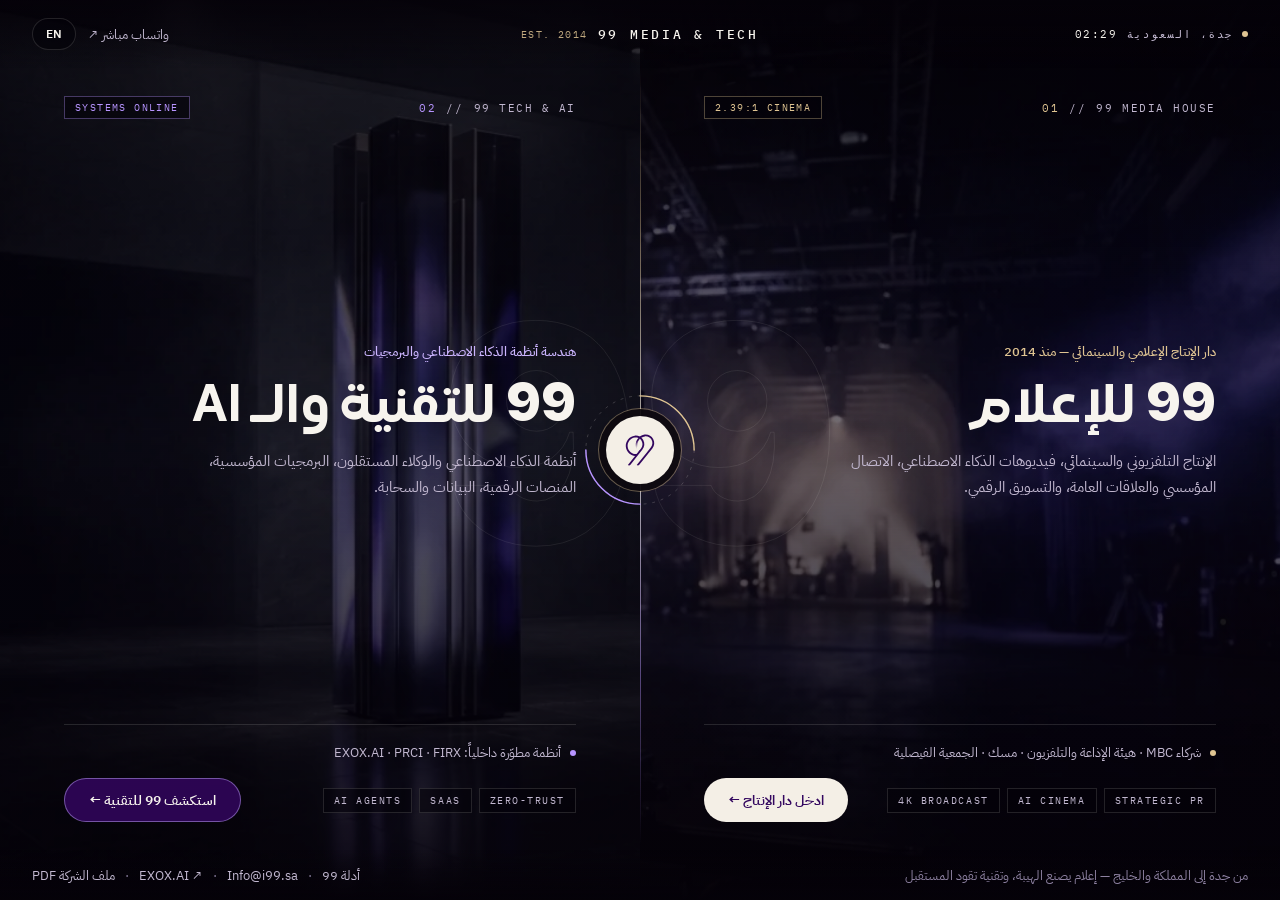
<file: index.html>
<!DOCTYPE html>
<html lang="ar" dir="rtl">

<head>
    <meta charset="UTF-8">
    <meta name="viewport" content="width=device-width, initial-scale=1.0, maximum-scale=5.0">
    <title>99 للإعلام والتقنية والذكاء الاصطناعي — جدة | i99.sa</title>
    <meta name="description"
        content="مؤسسة 99 في جدة منذ 2014: إنتاج إعلامي وسينمائي وفيديوهات الذكاء الاصطناعي، وهندسة وكلاء AI ومنصات SaaS (EXOX وPRCI وFIRX).">
    <meta name="keywords"
        content="99 للإعلام والتقنية, مؤسسة تسعة وتسعون جدة, إنتاج إعلامي وسينمائي السعودية, فيديوهات الذكاء الاصطناعي, هندسة الذكاء الاصطناعي جدة, EXOX, 99 Media, 99 Tech, i99.sa">
    <meta name="author" content="مؤسسة تسعة وتسعون — 99 Media &amp; Tech">
    <meta name="robots" content="index, follow, max-image-preview:large, max-snippet:-1, max-video-preview:-1">
    <meta name="googlebot" content="index, follow, max-image-preview:large, max-snippet:-1, max-video-preview:-1">
    <meta name="theme-color" content="#33075F">
    <meta name="geo.region" content="SA-02">
    <meta name="geo.placename" content="Jeddah, Saudi Arabia">
    <meta name="geo.position" content="21.5433;39.1728">
    <meta name="ICBM" content="21.5433, 39.1728">

    <!-- Canonical, Hreflang & AI Discovery (GEO) -->
    <link rel="canonical" href="https://www.i99.sa/">
    <link rel="alternate" hreflang="ar-SA" href="https://www.i99.sa/">
    <link rel="alternate" hreflang="en" href="https://www.i99.sa/">
    <link rel="alternate" hreflang="x-default" href="https://www.i99.sa/">
    <link rel="alternate" type="text/plain" title="99 Media &amp; Tech — LLMs Knowledge Summary" href="https://www.i99.sa/llms.txt">
    <link rel="alternate" type="text/plain" title="99 Media &amp; Tech — Full AI Knowledge Base" href="https://www.i99.sa/llms-full.txt">
    <link rel="manifest" href="site.webmanifest">

    <!-- Official #33075F Pearl Medallion Icons -->
    <link rel="icon" type="image/svg+xml" href="img/tech-favicon.svg?v=2026">
    <link rel="icon" type="image/png" sizes="48x48" href="img/tech-favicon-48.png?v=2026">
    <link rel="icon" type="image/png" sizes="192x192" href="img/tech-icon-192.png?v=2026">
    <link rel="shortcut icon" type="image/x-icon" href="favicon.ico?v=2026">
    <link rel="apple-touch-icon" sizes="180x180" href="apple-touch-icon.png?v=2026">

    <!-- Open Graph -->
    <meta property="og:type" content="website">
    <meta property="og:url" content="https://www.i99.sa/">
    <meta property="og:title" content="99 Media &amp; Tech | الإعلام والسينما × التقنية والذكاء الاصطناعي — جدة">
    <meta property="og:description"
        content="مؤسسة تسعة وتسعون منذ 2014 في جدة: دار إنتاج إعلامي وسينمائي وفيديوهات AI، وهندسة أنظمة الذكاء الاصطناعي والبرمجيات المؤسسية.">
    <meta property="og:image" content="https://www.i99.sa/img/og-home.png">
    <meta property="og:image:secure_url" content="https://www.i99.sa/img/og-home.png">
    <meta property="og:image:type" content="image/png">
    <meta property="og:image:width" content="1200">
    <meta property="og:image:height" content="630">
    <meta property="og:image:alt" content="99 Media &amp; Tech — Jeddah, Saudi Arabia">
    <meta property="og:locale" content="ar_SA">
    <meta property="og:locale:alternate" content="en_US">
    <meta property="og:site_name" content="99 Media &amp; Tech | i99.sa">

    <!-- Twitter / X -->
    <meta name="twitter:card" content="summary_large_image">
    <meta name="twitter:title" content="99 Media &amp; Tech | الإعلام × التقنية والذكاء الاصطناعي">
    <meta name="twitter:description"
        content="مؤسسة تسعة وتسعون منذ 2014 في جدة: الإنتاج التلفزيوني والسينمائي وفيديوهات AI، وهندسة أنظمة الذكاء الاصطناعي والبرمجيات.">
    <meta name="twitter:image" content="https://www.i99.sa/img/og-home.png">
    <meta name="twitter:image:alt" content="99 Media &amp; Tech — Jeddah, Saudi Arabia">

    <!-- JSON-LD @graph Structured Data (SEO + GEO + AEO) -->
    <script type="application/ld+json">
    {
      "@context": "https://schema.org",
      "@graph": [
        {
          "@type": ["Organization", "LocalBusiness"],
          "@id": "https://www.i99.sa/#org",
          "name": "99 للإعلام والتقنية",
          "alternateName": ["99 Media & Tech", "مؤسسة تسعة وتسعون", "99 للإنتاج الإعلامي", "i99.sa"],
          "url": "https://www.i99.sa/",
          "foundingDate": "2014",
          "founder": { "@id": "https://www.i99.sa/#founder" },
          "logo": {
            "@type": "ImageObject",
            "url": "https://www.i99.sa/img/tech-icon-512.png",
            "width": 512,
            "height": 512
          },
          "image": "https://www.i99.sa/img/og-home.png",
          "email": "Info@i99.sa",
          "telephone": "+966566111617",
          "priceRange": "$$$",
          "address": {
            "@type": "PostalAddress",
            "addressLocality": "Jeddah",
            "addressRegion": "Makkah Province",
            "addressCountry": "SA"
          },
          "geo": {
            "@type": "GeoCoordinates",
            "latitude": 21.5433,
            "longitude": 39.1728
          },
          "areaServed": ["Saudi Arabia", "Jeddah", "Riyadh", "GCC"],
          "knowsAbout": [
            "Television & Broadcast Production",
            "Cinema & Brand Film Direction",
            "Generative AI Video Production",
            "Corporate Communications, Strategic PR & Crisis Management",
            "Digital Marketing & Growth Campaigns",
            "Enterprise AI Agents & Workflow Automation",
            "Arabic NLP & Arabic-Native RAG Systems",
            "Custom Enterprise SaaS & Software Engineering",
            "Zero-Trust & Self-Hosted Cloud Architecture"
          ],
          "department": [
            { "@id": "https://www.i99.sa/media/#service" },
            { "@id": "https://www.i99.sa/tech/#service" }
          ],
          "sameAs": ["https://exox.ai/", "https://prci.top/"],
          "contactPoint": {
            "@type": "ContactPoint",
            "telephone": "+966566111617",
            "email": "Info@i99.sa",
            "contactType": "customer service",
            "areaServed": "SA",
            "availableLanguage": ["Arabic", "English"]
          }
        },
        {
          "@type": "Person",
          "@id": "https://www.i99.sa/#founder",
          "name": "بدر بن عبدالله الشريف",
          "alternateName": ["Badr Al-Sharif", "Badr Abdullah Al-Sharif"],
          "jobTitle": "Founder, Media Consultant & Tech Entrepreneur",
          "worksFor": { "@id": "https://www.i99.sa/#org" },
          "homeLocation": {
            "@type": "Place",
            "name": "Jeddah, Saudi Arabia"
          }
        },
        {
          "@type": "WebSite",
          "@id": "https://www.i99.sa/#website",
          "url": "https://www.i99.sa/",
          "name": "99 Media & Tech | i99.sa",
          "publisher": { "@id": "https://www.i99.sa/#org" },
          "inLanguage": ["ar-SA", "en"]
        },
        {
          "@type": "WebPage",
          "@id": "https://www.i99.sa/#webpage",
          "url": "https://www.i99.sa/",
          "name": "99 Media & Tech | مؤسسة تسعة وتسعون للإعلام والتقنية والذكاء الاصطناعي — جدة",
          "description": "البوابة الرسمية لمؤسسة 99 في جدة: 99 للإعلام والإنتاج السينمائي وفيديوهات AI، و99 للتقنية والذكاء الاصطناعي.",
          "isPartOf": { "@id": "https://www.i99.sa/#website" },
          "about": { "@id": "https://www.i99.sa/#org" },
          "primaryImageOfPage": {
            "@type": "ImageObject",
            "url": "https://www.i99.sa/img/og-home.png",
            "width": 1200,
            "height": 630
          },
          "dateModified": "2026-11-25",
          "inLanguage": "ar-SA"
        },
        {
          "@type": "ItemList",
          "name": "99 Divisions",
          "itemListElement": [
            {
              "@type": "ListItem",
              "position": 1,
              "name": "99 Media — دار الإنتاج الإعلامي والسينمائي",
              "url": "https://www.i99.sa/media/"
            },
            {
              "@type": "ListItem",
              "position": 2,
              "name": "99 Tech & AI — هندسة أنظمة الذكاء الاصطناعي والبرمجيات",
              "url": "https://www.i99.sa/tech/"
            }
          ]
        }
      ]
    }
    </script>

    <!-- Official 99 Display Typeface -->
    <link rel="preload" href="assets/fonts/DGAgnadeen-Extrabold.woff2" as="font" type="font/woff2" crossorigin="anonymous">
    <link rel="preload" href="assets/fonts/DGAgnadeen-Bold.woff2" as="font" type="font/woff2" crossorigin="anonymous">
    <link rel="preload" href="img/cinema/stage-hero.webp" as="image">
    <link rel="preload" href="img/cinema/tech-portal.webp" as="image">

    <link rel="preload" as="image" href="img/cinema/stage-hero.webp" fetchpriority="high">
    <link rel="preload" as="image" href="img/cinema/tech-portal.webp">
    <link rel="preconnect" href="https://fonts.googleapis.com">
    <link rel="preconnect" href="https://fonts.gstatic.com" crossorigin>
    <link
        href="https://fonts.googleapis.com/css2?family=IBM+Plex+Mono:wght@400;500&family=IBM+Plex+Sans+Arabic:wght@400;500;600&family=IBM+Plex+Sans:wght@400;500;600&display=swap"
        rel="stylesheet" media="print" onload="this.media='all'">
    <noscript><link href="https://fonts.googleapis.com/css2?family=IBM+Plex+Mono:wght@400;500&family=IBM+Plex+Sans+Arabic:wght@400;500;600&family=IBM+Plex+Sans:wght@400;500;600&display=swap" rel="stylesheet"></noscript>
    <link rel="stylesheet" href="css/splash.css?v=2.2">

    <!-- Google Analytics 4 (G-SBQ4DKVCV8 — async non-blocking) -->
    <script async src="https://www.googletagmanager.com/gtag/js?id=G-SBQ4DKVCV8"></script>
    <script>
      window.dataLayer = window.dataLayer || [];
      function gtag(){dataLayer.push(arguments);}
      gtag('js', new Date());
      gtag('config', 'G-SBQ4DKVCV8');
    </script>
</head>

<body>
    <!-- ═══ MINIMAL SOVEREIGN PORTAL HEADER ═══ -->
    <header class="portal-header">
        <div class="portal-live mono-meta">
            <span class="live-dot" aria-hidden="true"></span>
            <span data-i18n="p-city">جدة، السعودية</span>
            <span id="portal-clock" class="clock-val" dir="ltr">--:--</span>
        </div>

        <div class="portal-brand" aria-label="99 Media &amp; Tech">
            <span class="header-seal-mini" aria-hidden="true">
                <svg viewBox="0 0 450 450" width="16" height="16" fill="none">
                    <path fill-rule="evenodd" fill="#33075F"
                        d="m259.1 219.4l-168.4 213.8c-8.9 11.1-25.1 12.9-36.2 4.1l100.9-129.4c-28.2-2.5-55-13.2-77.5-31.5-29.9-24.3-48.5-58.8-52.2-97.2-3.6-37.1 7.3-73.7 30.8-103 23.4-29.3 56.7-48 93.7-52.7q1.7-0.2 3.5-0.4c24.1-2.4 47.4 2.2 67.5 12.8 8.1 4.3 15.7 9.5 22.6 15.5 10.7 9.3 19.8 20.7 27 33.9 23.8 43.8 19.4 95.2-11.7 134.1zm-10.9-121.8c-6.4-11.8-14.8-21.7-24.6-29.5-7-5.5-14.6-10-22.8-13.3-10.8-4.3-22.6-6.6-34.7-6.6q-4.9 0-9.9 0.5-1.4 0.2-2.8 0.3c-62.4 7.9-108.2 65.1-102.1 127.7 3 31.5 18.2 59.8 42.8 79.8 23.2 18.8 52 27.9 81.7 25.9l27.5-34.5 16.3-20.3 19.4-24.3c24.5-30.6 28-71.1 9.2-105.7z" />
                    <path fill="#33075F"
                        d="m398.5 203.9l-183.5 229.3c-8.8 11.1-25 12.9-36.1 4.1l136.2-170.3 63.3-79.2c24.5-30.6 28-71.1 9.2-105.7-18.5-34-53.8-52.7-92-48.9q-1.4 0.2-2.9 0.3c-17.5 2.2-34.2 8.4-48.9 17.9q-6.8 4.4-12.9 9.8-3.9 3.3-7.3 6.9c-7-5.5-14.6-10-22.8-13.3q6.1-6.9 13.2-13 3.5-3.1 7.2-5.9c20-15.2 43.4-24.7 68.4-27.9q1.7-0.2 3.5-0.4c48.6-4.9 93.5 18.9 117.1 62.2 23.8 43.8 19.3 95.2-11.7 134.1z" />
                </svg>
            </span>
            <span class="brand-word" dir="ltr">99 MEDIA &amp; TECH</span>
            <span class="brand-est mono-meta" dir="ltr">EST. 2014</span>
        </div>

        <div class="portal-actions">
            <a href="https://wa.me/966566111617?text=%D8%A7%D9%84%D8%B3%D9%84%D8%A7%D9%85%20%D8%B9%D9%84%D9%8A%D9%83%D9%85%20%D9%85%D8%A4%D8%B3%D8%B3%D8%A9%2099%D8%8C%20%D8%A3%D8%B1%D8%BA%D8%A8%20%D8%A8%D8%A7%D9%84%D8%AA%D9%88%D8%A7%D8%B5%D9%84%20%D9%88%D8%A7%D9%84%D8%A7%D8%B3%D8%AA%D9%81%D8%B3%D8%A7%D8%B1%20%D8%B9%D9%86%20%D8%AE%D8%AF%D9%85%D8%A7%D8%AA%D9%83%D9%85." target="_blank" rel="noopener noreferrer" class="portal-wa"
                data-i18n="p-wa">واتساب مباشر ↗</a>
            <button id="lang-toggle" class="lang-btn" type="button" aria-label="Switch language">EN</button>
        </div>
    </header>

    <!-- ═══ THE OPTICAL APERTURE — 100% GPU COMPOSITOR STAGE (ZERO REFLOW) ═══ -->
    <main class="portal-stage" id="portal-stage" data-focus="idle">
        <h1 class="sr-only" data-i18n="splash-main-heading">مؤسسة 99 للإعلام والتقنية والذكاء الاصطناعي — جدة</h1>

        <!-- Desktop Pure-GPU Split Backdrop Curtain (Zero flex-basis / layout thrash!) -->
        <div class="gpu-backdrops" aria-hidden="true">
            <!-- Base World: 99 Tech & AI -->
            <div class="world-layer world-tech">
                <img src="img/cinema/tech-portal.webp" alt="99 للتقنية والذكاء الاصطناعي — هندسة أنظمة AI والبرمجيات المؤسسية في جدة" width="1376" height="768" decoding="async" class="world-photo photo-tech">
                <div class="world-scrim tech-scrim"></div>
            </div>

            <!-- Sliding Optical Curtain: 99 Media House (pure translate3d mask!) -->
            <div class="media-curtain" id="media-curtain">
                <div class="media-curtain-inner" id="media-curtain-inner">
                    <img src="img/cinema/stage-hero.webp" alt="99 للإعلام — دار الإنتاج التلفزيوني والسينمائي وفيديوهات الذكاء الاصطناعي في جدة" width="1376" height="768" fetchpriority="high" decoding="sync" class="world-photo photo-media">
                    <div class="world-scrim media-scrim"></div>
                </div>
            </div>
        </div>

        <!-- Sculptural Architectural Watermark (GPU translate3d only!) -->
        <div class="stage-watermark" aria-hidden="true" dir="ltr">99</div>

        <!-- Synchronized Gliding Optical Seam + Rotating 99 Aperture Dial (GPU translate3d only!) -->
        <div class="optical-seam" id="optical-seam" aria-hidden="true">
            <div class="seam-blade"></div>
            <div class="aperture-dial">
                <svg class="dial-ring" viewBox="0 0 120 120" width="116" height="116" fill="none">
                    <circle cx="60" cy="60" r="56" stroke="currentColor" stroke-width="0.75" stroke-dasharray="3 6" opacity="0.55" />
                    <path d="M60 4 A56 56 0 0 1 116 60" stroke="#DFC492" stroke-width="1.5" stroke-linecap="round" />
                    <path d="M60 116 A56 56 0 0 1 4 60" stroke="#B794FF" stroke-width="1.5" stroke-linecap="round" />
                </svg>
                <div class="center-seal">
                    <svg viewBox="0 0 450 450" width="32" height="32" fill="none">
                        <defs>
                            <radialGradient id="p-g1" cx="0" cy="0" r="1" gradientUnits="userSpaceOnUse"
                                gradientTransform="matrix(-47.823,-138.298,138.298,-47.823,252.777,223.62)">
                                <stop offset=".507" stop-color="#33075F" stop-opacity="0" />
                                <stop offset="1" stop-color="#33075F" stop-opacity="1" />
                            </radialGradient>
                        </defs>
                        <path fill-rule="evenodd" fill="#33075F"
                            d="m259.1 219.4l-168.4 213.8c-8.9 11.1-25.1 12.9-36.2 4.1l100.9-129.4c-28.2-2.5-55-13.2-77.5-31.5-29.9-24.3-48.5-58.8-52.2-97.2-3.6-37.1 7.3-73.7 30.8-103 23.4-29.3 56.7-48 93.7-52.7q1.7-0.2 3.5-0.4c24.1-2.4 47.4 2.2 67.5 12.8 8.1 4.3 15.7 9.5 22.6 15.5 10.7 9.3 19.8 20.7 27 33.9 23.8 43.8 19.4 95.2-11.7 134.1zm-10.9-121.8c-6.4-11.8-14.8-21.7-24.6-29.5-7-5.5-14.6-10-22.8-13.3-10.8-4.3-22.6-6.6-34.7-6.6q-4.9 0-9.9 0.5-1.4 0.2-2.8 0.3c-62.4 7.9-108.2 65.1-102.1 127.7 3 31.5 18.2 59.8 42.8 79.8 23.2 18.8 52 27.9 81.7 25.9l27.5-34.5 16.3-20.3 19.4-24.3c24.5-30.6 28-71.1 9.2-105.7z" />
                        <path fill="url(#p-g1)"
                            d="m190.7 161.2c2 20.9 9.5 40.5 21.5 57.2l-13.8 17.2-2.8 3.5c-17.2-21.5-27.8-47.6-30.5-75.4-3.9-39.8 9.3-79.2 35.7-108.9 8.2 3.3 15.8 7.8 22.8 13.3-24.1 24.7-36.3 58.8-32.9 93.1z" />
                        <path fill="#33075F" d="m212.1 256.5q-4.6-4.1-8.8-8.6l16.3-20.3q4.5 5.1 9.6 9.7z" />
                        <path fill="#33075F"
                            d="m398.5 203.9l-183.5 229.3c-8.8 11.1-25 12.9-36.1 4.1l136.2-170.3 63.3-79.2c24.5-30.6 28-71.1 9.2-105.7-18.5-34-53.8-52.7-92-48.9q-1.4 0.2-2.9 0.3c-17.5 2.2-34.2 8.4-48.9 17.9q-6.8 4.4-12.9 9.8-3.9 3.3-7.3 6.9c-7-5.5-14.6-10-22.8-13.3q6.1-6.9 13.2-13 3.5-3.1 7.2-5.9c20-15.2 43.4-24.7 68.4-27.9q1.7-0.2 3.5-0.4c48.6-4.9 93.5 18.9 117.1 62.2 23.8 43.8 19.3 95.2-11.7 134.1z" />
                    </svg>
                </div>
            </div>
        </div>

        <!-- Static 50/50 Doorway Columns (Zero text reflow on hover!) -->
        <a href="media/" class="doorway doorway-media" id="media-side" data-world="media">
            <div class="mobile-backdrop" aria-hidden="true">
                <img src="img/cinema/stage-hero.webp" alt="99 للإعلام — دار الإنتاج التلفزيوني والسينمائي وفيديوهات الذكاء الاصطناعي في جدة" width="1376" height="768" fetchpriority="high" decoding="sync" class="world-photo photo-media">
                <div class="world-scrim media-scrim"></div>
            </div>

            <div class="door-inner">
                <div class="door-top">
                    <div class="door-index mono-meta" dir="ltr">
                        <span class="idx-num">01</span>
                        <span class="idx-sep">//</span>
                        <span>99 MEDIA HOUSE</span>
                    </div>
                    <span class="door-badge mono-meta" dir="ltr">2.39:1 CINEMA</span>
                </div>

                <div class="door-copy">
                    <span class="door-kicker" data-i18n="p-media-kicker">دار الإنتاج الإعلامي والسينمائي — منذ 2014</span>
                    <h2 class="door-title" data-i18n="splash-media-title">99 للإعلام</h2>
                    <p class="door-desc" data-i18n="splash-media-desc">الإنتاج التلفزيوني والسينمائي، فيديوهات الذكاء الاصطناعي، الاتصال المؤسسي والعلاقات العامة، والتسويق الرقمي.</p>
                </div>

                <div class="door-footer">
                    <div class="door-proof">
                        <span class="proof-dot proof-gold" aria-hidden="true"></span>
                        <span data-i18n="p-media-proof">شركاء MBC · هيئة الإذاعة والتلفزيون · مسك · الجمعية الفيصلية</span>
                    </div>
                    <div class="door-bottom-row">
                        <div class="door-tags mono-meta" dir="ltr">
                            <span>4K BROADCAST</span>
                            <span>AI CINEMA</span>
                            <span>STRATEGIC PR</span>
                        </div>
                        <span class="door-cta cta-gold" data-i18n="p-media-cta">ادخل دار الإنتاج ←</span>
                    </div>
                </div>
            </div>
        </a>

        <a href="tech/" class="doorway doorway-tech" id="tech-side" data-world="tech">
            <div class="mobile-backdrop" aria-hidden="true">
                <img src="img/cinema/tech-portal.webp" alt="99 للتقنية والذكاء الاصطناعي — هندسة أنظمة AI والبرمجيات المؤسسية في جدة" width="1376" height="768" decoding="async" class="world-photo photo-tech">
                <div class="world-scrim tech-scrim"></div>
            </div>

            <div class="door-inner">
                <div class="door-top">
                    <div class="door-index mono-meta" dir="ltr">
                        <span class="idx-num">02</span>
                        <span class="idx-sep">//</span>
                        <span>99 TECH &amp; AI</span>
                    </div>
                    <span class="door-badge badge-tech mono-meta" dir="ltr">SYSTEMS ONLINE</span>
                </div>

                <div class="door-copy">
                    <span class="door-kicker" data-i18n="p-tech-kicker">هندسة أنظمة الذكاء الاصطناعي والبرمجيات</span>
                    <h2 class="door-title" data-i18n="splash-tech-title">99 للتقنية والـ AI</h2>
                    <p class="door-desc" data-i18n="splash-tech-desc">أنظمة الذكاء الاصطناعي والوكلاء المستقلون، البرمجيات المؤسسية، المنصات الرقمية، البيانات والسحابة.</p>
                </div>

                <div class="door-footer">
                    <div class="door-proof">
                        <span class="proof-dot proof-violet" aria-hidden="true"></span>
                        <span data-i18n="p-tech-proof">أنظمة مطوّرة داخلياً: EXOX.AI · PRCI · FIRX</span>
                    </div>
                    <div class="door-bottom-row">
                        <div class="door-tags mono-meta" dir="ltr">
                            <span>AI AGENTS</span>
                            <span>SAAS</span>
                            <span>ZERO-TRUST</span>
                        </div>
                        <span class="door-cta cta-royal" data-i18n="p-tech-cta">استكشف 99 للتقنية ←</span>
                    </div>
                </div>
            </div>
        </a>
    </main>

    <!-- ═══ MINIMAL PORTAL FOOTER STRIP ═══ -->
    <footer class="portal-footer">
        <span data-i18n="splash-footer">من جدة إلى المملكة والخليج — إعلام يصنع الهيبة، وتقنية تقود المستقبل</span>
        <div class="portal-footer-links">
            <a href="insights/" data-i18n="p-insights">أدلة 99</a>
            <span aria-hidden="true">·</span>
            <a href="mailto:Info@i99.sa" dir="ltr">Info@i99.sa</a>
            <span aria-hidden="true">·</span>
            <a href="https://exox.ai" target="_blank" rel="noopener noreferrer" dir="ltr">EXOX.AI ↗</a>
            <span aria-hidden="true">·</span>
            <a href="assets/99-Profile-final.pdf?v=2026" download="99-Profile-final.pdf" data-i18n="p-pdf">ملف الشركة PDF</a>
        </div>
    </footer>

    <script src="js/splash-i18n.js?v=2.4" defer></script>
    <script src="js/analytics-bridge.js?v=2.1" defer></script>
</body>

</html>
</file>
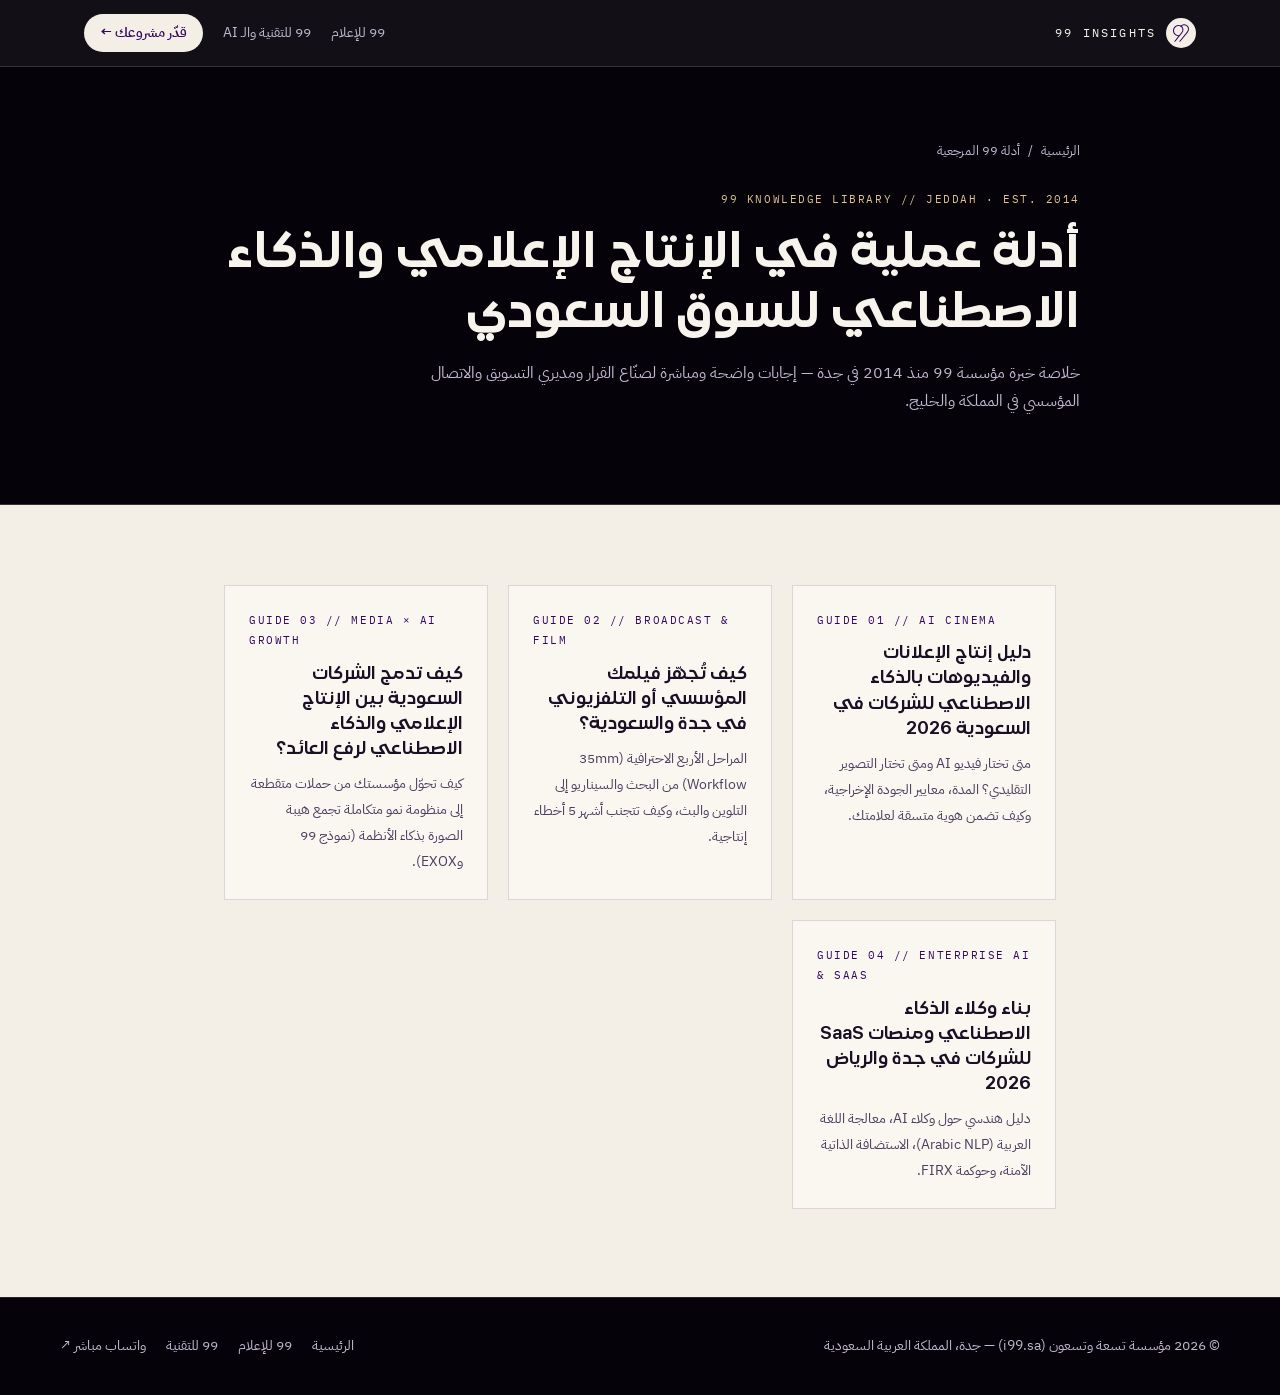
<file: insights/index.html>
<!DOCTYPE html>
<html lang="ar" dir="rtl">

<head>
    <meta charset="UTF-8">
    <meta name="viewport" content="width=device-width, initial-scale=1.0, maximum-scale=5.0">
    <title>أدلة 99 المرجعية | الإنتاج الإعلامي والذكاء الاصطناعي</title>
    <meta name="description"
        content="مكتبة أدلة مؤسسة 99 في جدة: دلائل عملية للشركات السعودية حول فيديوهات الذكاء الاصطناعي، الأفلام المؤسسية، وبناء وكلاء AI ومنصات SaaS.">
    <meta name="robots" content="index, follow, max-image-preview:large, max-snippet:-1">
    <meta name="theme-color" content="#33075F">
    <meta name="geo.region" content="SA-02">
    <meta name="geo.placename" content="Jeddah, Saudi Arabia">

    <link rel="canonical" href="https://www.i99.sa/insights/">
    <link rel="alternate" type="text/plain" title="99 Media &amp; Tech — LLMs Knowledge Summary" href="https://www.i99.sa/llms.txt">
    <link rel="manifest" href="../site.webmanifest">
    <link rel="icon" type="image/svg+xml" href="../img/tech-favicon.svg?v=2026">
    <link rel="icon" type="image/png" sizes="48x48" href="../img/tech-favicon-48.png?v=2026">
    <link rel="shortcut icon" type="image/x-icon" href="../favicon.ico?v=2026">
    <link rel="apple-touch-icon" sizes="180x180" href="../apple-touch-icon.png?v=2026">

    <meta property="og:type" content="website">
    <meta property="og:url" content="https://www.i99.sa/insights/">
    <meta property="og:title" content="أدلة 99 المرجعية | الإنتاج الإعلامي وفيديوهات AI والتقنية في السعودية">
    <meta property="og:description" content="أدلة عملية للشركات والجهات السعودية من خبرة مؤسسة 99 منذ 2014 في جدة.">
    <meta property="og:image" content="https://www.i99.sa/img/og-home.png">
    <meta name="twitter:card" content="summary_large_image">

    <script type="application/ld+json">
    {
      "@context": "https://schema.org",
      "@graph": [
        {
          "@type": "CollectionPage",
          "@id": "https://www.i99.sa/insights/#webpage",
          "url": "https://www.i99.sa/insights/",
          "name": "أدلة 99 المرجعية | الإنتاج الإعلامي والذكاء الاصطناعي في السعودية",
          "isPartOf": { "@id": "https://www.i99.sa/#website" },
          "publisher": { "@id": "https://www.i99.sa/#org" },
          "inLanguage": "ar-SA"
        },
        {
          "@type": "BreadcrumbList",
          "itemListElement": [
            { "@type": "ListItem", "position": 1, "name": "الرئيسية — 99 Media & Tech", "item": "https://www.i99.sa/" },
            { "@type": "ListItem", "position": 2, "name": "أدلة 99 المرجعية", "item": "https://www.i99.sa/insights/" }
          ]
        }
      ]
    }
    </script>

    <link rel="preconnect" href="https://fonts.googleapis.com">
    <link rel="preconnect" href="https://fonts.gstatic.com" crossorigin>
    <link href="https://fonts.googleapis.com/css2?family=IBM+Plex+Mono:wght@400;500&family=IBM+Plex+Sans+Arabic:wght@400;500;600&display=swap" rel="stylesheet">
    <link rel="stylesheet" href="../css/insights.css?v=1.0">

    <!-- Google Analytics 4 (G-SBQ4DKVCV8) -->
    <script async src="https://www.googletagmanager.com/gtag/js?id=G-SBQ4DKVCV8"></script>
    <script>
      window.dataLayer = window.dataLayer || [];
      function gtag(){dataLayer.push(arguments);}
      gtag('js', new Date());
      gtag('config', 'G-SBQ4DKVCV8');
    </script>
</head>

<body>
    <header class="guide-header">
        <div class="guide-header-inner">
            <a href="../" class="g-brand" aria-label="99 Media &amp; Tech">
                <span class="g-seal" aria-hidden="true">
                    <svg viewBox="0 0 450 450" width="18" height="18" fill="none">
                        <path fill-rule="evenodd" fill="#33075F" d="m259.1 219.4l-168.4 213.8c-8.9 11.1-25.1 12.9-36.2 4.1l100.9-129.4c-28.2-2.5-55-13.2-77.5-31.5-29.9-24.3-48.5-58.8-52.2-97.2-3.6-37.1 7.3-73.7 30.8-103 23.4-29.3 56.7-48 93.7-52.7q1.7-0.2 3.5-0.4c24.1-2.4 47.4 2.2 67.5 12.8 8.1 4.3 15.7 9.5 22.6 15.5 10.7 9.3 19.8 20.7 27 33.9 23.8 43.8 19.4 95.2-11.7 134.1zm-10.9-121.8c-6.4-11.8-14.8-21.7-24.6-29.5-7-5.5-14.6-10-22.8-13.3-10.8-4.3-22.6-6.6-34.7-6.6q-4.9 0-9.9 0.5-1.4 0.2-2.8 0.3c-62.4 7.9-108.2 65.1-102.1 127.7 3 31.5 18.2 59.8 42.8 79.8 23.2 18.8 52 27.9 81.7 25.9l27.5-34.5 16.3-20.3 19.4-24.3c24.5-30.6 28-71.1 9.2-105.7z" />
                        <path fill="#33075F" d="m398.5 203.9l-183.5 229.3c-8.8 11.1-25 12.9-36.1 4.1l136.2-170.3 63.3-79.2c24.5-30.6 28-71.1 9.2-105.7-18.5-34-53.8-52.7-92-48.9q-1.4 0.2-2.9 0.3c-17.5 2.2-34.2 8.4-48.9 17.9q-6.8 4.4-12.9 9.8-3.9 3.3-7.3 6.9c-7-5.5-14.6-10-22.8-13.3q6.1-6.9 13.2-13 3.5-3.1 7.2-5.9c20-15.2 43.4-24.7 68.4-27.9q1.7-0.2 3.5-0.4c48.6-4.9 93.5 18.9 117.1 62.2 23.8 43.8 19.3 95.2-11.7 134.1z" />
                    </svg>
                </span>
                <span class="g-brand-word" dir="ltr">99 INSIGHTS</span>
            </a>
            <nav class="g-nav">
                <a href="../media/">99 للإعلام</a>
                <a href="../tech/">99 للتقنية والـ AI</a>
                <a href="../media/#media-estimator" class="g-cta">قدّر مشروعك ←</a>
            </nav>
        </div>
    </header>

    <section class="guide-hero">
        <div class="guide-hero-inner">
            <nav class="breadcrumb" aria-label="مسار التنقل">
                <a href="../">الرئيسية</a><span>/</span><span>أدلة 99 المرجعية</span>
            </nav>
            <span class="guide-kicker mono" dir="ltr">99 KNOWLEDGE LIBRARY // JEDDAH · EST. 2014</span>
            <h1>أدلة عملية في الإنتاج الإعلامي والذكاء الاصطناعي للسوق السعودي</h1>
            <p class="guide-lead">خلاصة خبرة مؤسسة 99 منذ 2014 في جدة — إجابات واضحة ومباشرة لصنّاع القرار ومديري التسويق والاتصال المؤسسي في المملكة والخليج.</p>
        </div>
    </section>

    <main class="guide-main">
        <div class="related-grid">
            <a href="ai-video-saudi/" class="related-card">
                <span class="mono" dir="ltr">GUIDE 01 // AI CINEMA</span>
                <h3>دليل إنتاج الإعلانات والفيديوهات بالذكاء الاصطناعي للشركات في السعودية 2026</h3>
                <p>متى تختار فيديو AI ومتى تختار التصوير التقليدي؟ المدة، معايير الجودة الإخراجية، وكيف تضمن هوية متسقة لعلامتك.</p>
            </a>

            <a href="corporate-film-jeddah/" class="related-card">
                <span class="mono" dir="ltr">GUIDE 02 // BROADCAST &amp; FILM</span>
                <h3>كيف تُجهّز فيلمك المؤسسي أو التلفزيوني في جدة والسعودية؟</h3>
                <p>المراحل الأربع الاحترافية (35mm Workflow) من البحث والسيناريو إلى التلوين والبث، وكيف تتجنب أشهر 5 أخطاء إنتاجية.</p>
            </a>

            <a href="media-meets-ai/" class="related-card">
                <span class="mono" dir="ltr">GUIDE 03 // MEDIA × AI GROWTH</span>
                <h3>كيف تدمج الشركات السعودية بين الإنتاج الإعلامي والذكاء الاصطناعي لرفع العائد؟</h3>
                <p>كيف تحوّل مؤسستك من حملات متقطعة إلى منظومة نمو متكاملة تجمع هيبة الصورة بذكاء الأنظمة (نموذج 99 وEXOX).</p>
            </a>

            <a href="enterprise-ai-agents-saudi/" class="related-card">
                <span class="mono" dir="ltr">GUIDE 04 // ENTERPRISE AI &amp; SAAS</span>
                <h3>بناء وكلاء الذكاء الاصطناعي ومنصات SaaS للشركات في جدة والرياض 2026</h3>
                <p>دليل هندسي حول وكلاء AI، معالجة اللغة العربية (Arabic NLP)، الاستضافة الذاتية الآمنة، وحوكمة FIRX.</p>
            </a>
        </div>
    </main>

    <footer class="guide-footer">
        <div class="guide-footer-inner">
            <span>© 2026 مؤسسة تسعة وتسعون (i99.sa) — جدة، المملكة العربية السعودية</span>
            <div class="guide-footer-links">
                <a href="../">الرئيسية</a>
                <a href="../media/">99 للإعلام</a>
                <a href="../tech/">99 للتقنية</a>
                <a href="https://wa.me/966566111617?text=%D8%A7%D9%84%D8%B3%D9%84%D8%A7%D9%85%20%D8%B9%D9%84%D9%8A%D9%83%D9%85%20%D9%85%D8%A4%D8%B3%D8%B3%D8%A9%2099%D8%8C%20%D9%82%D8%B1%D8%A3%D8%AA%20%D8%A3%D8%AF%D9%84%D8%A9%2099%20%D9%88%D8%A3%D8%B1%D8%BA%D8%A8%20%D8%A8%D8%A7%D9%84%D8%AA%D9%88%D8%A7%D8%B5%D9%84." target="_blank" rel="noopener noreferrer">واتساب مباشر ↗</a>
            </div>
        </div>
    </footer>

    <script src="../js/analytics-bridge.js?v=2.1" defer></script>
</body>

</html>
</file>
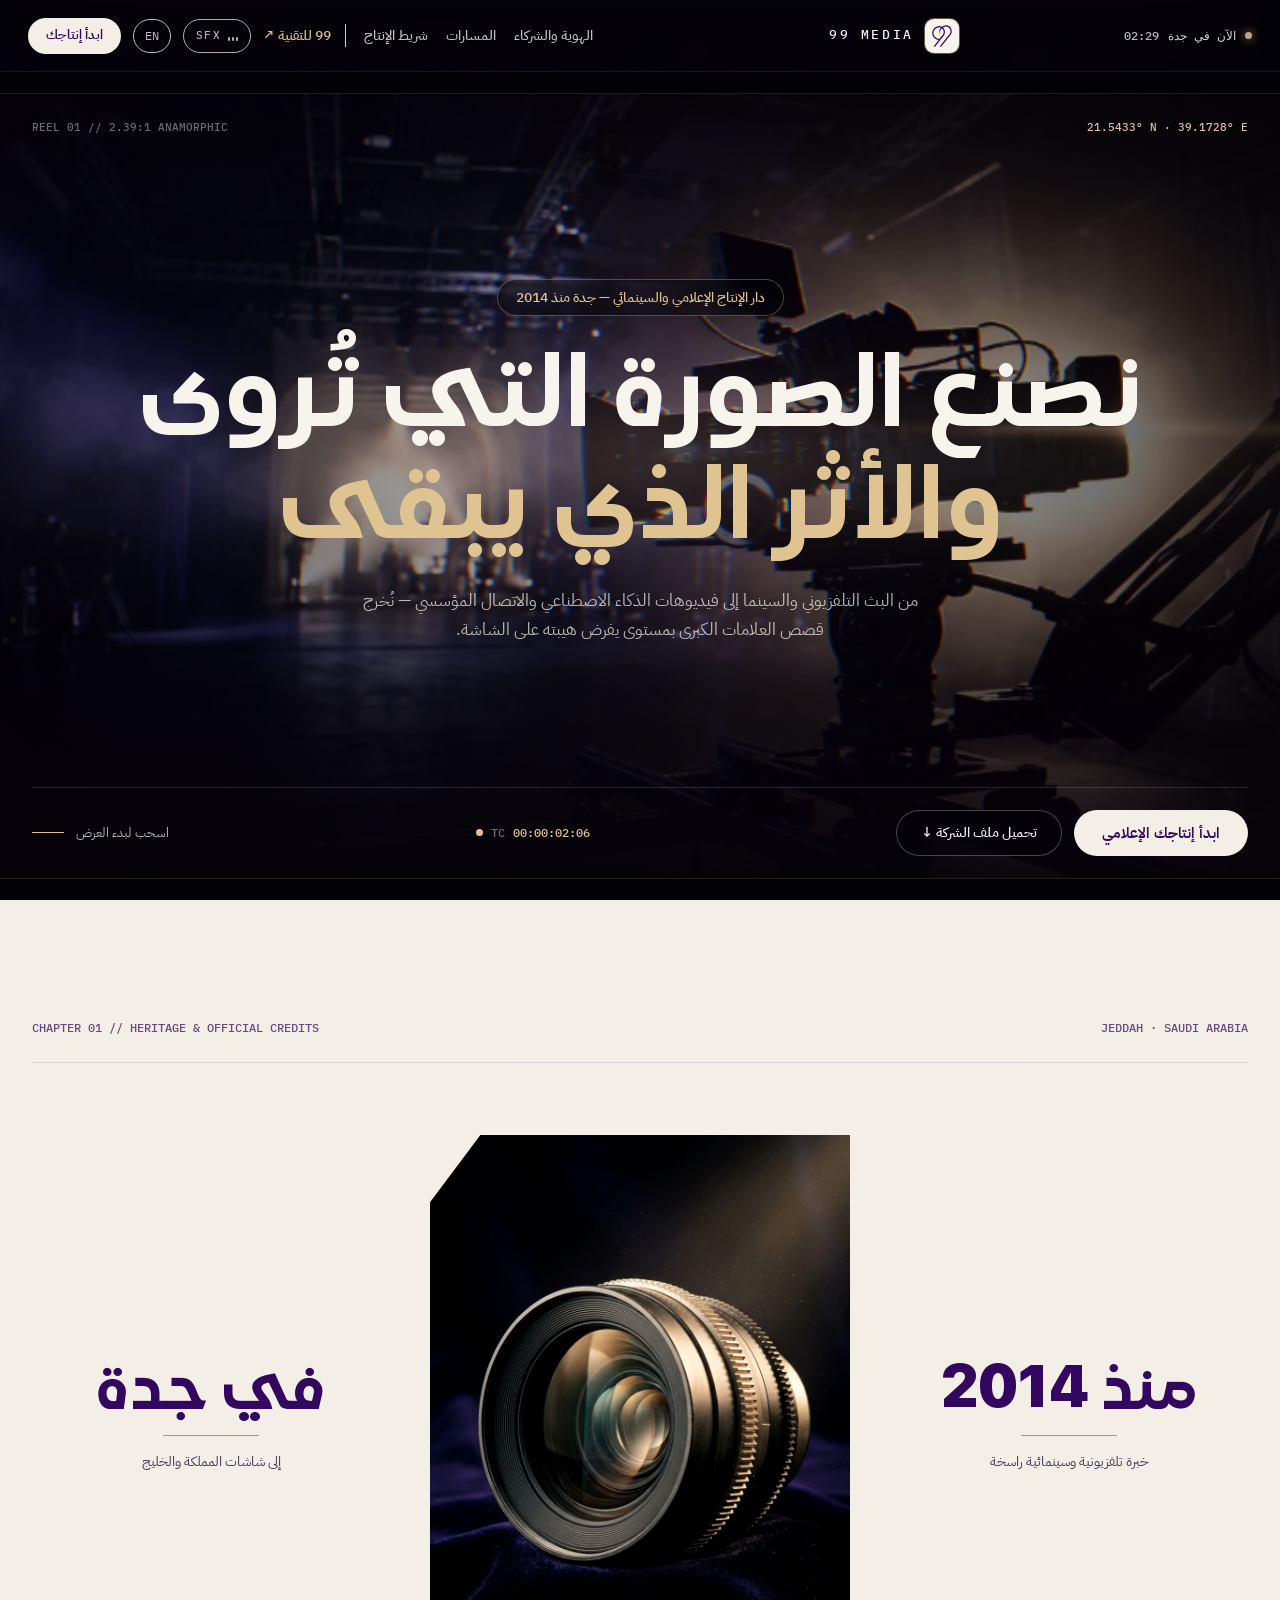
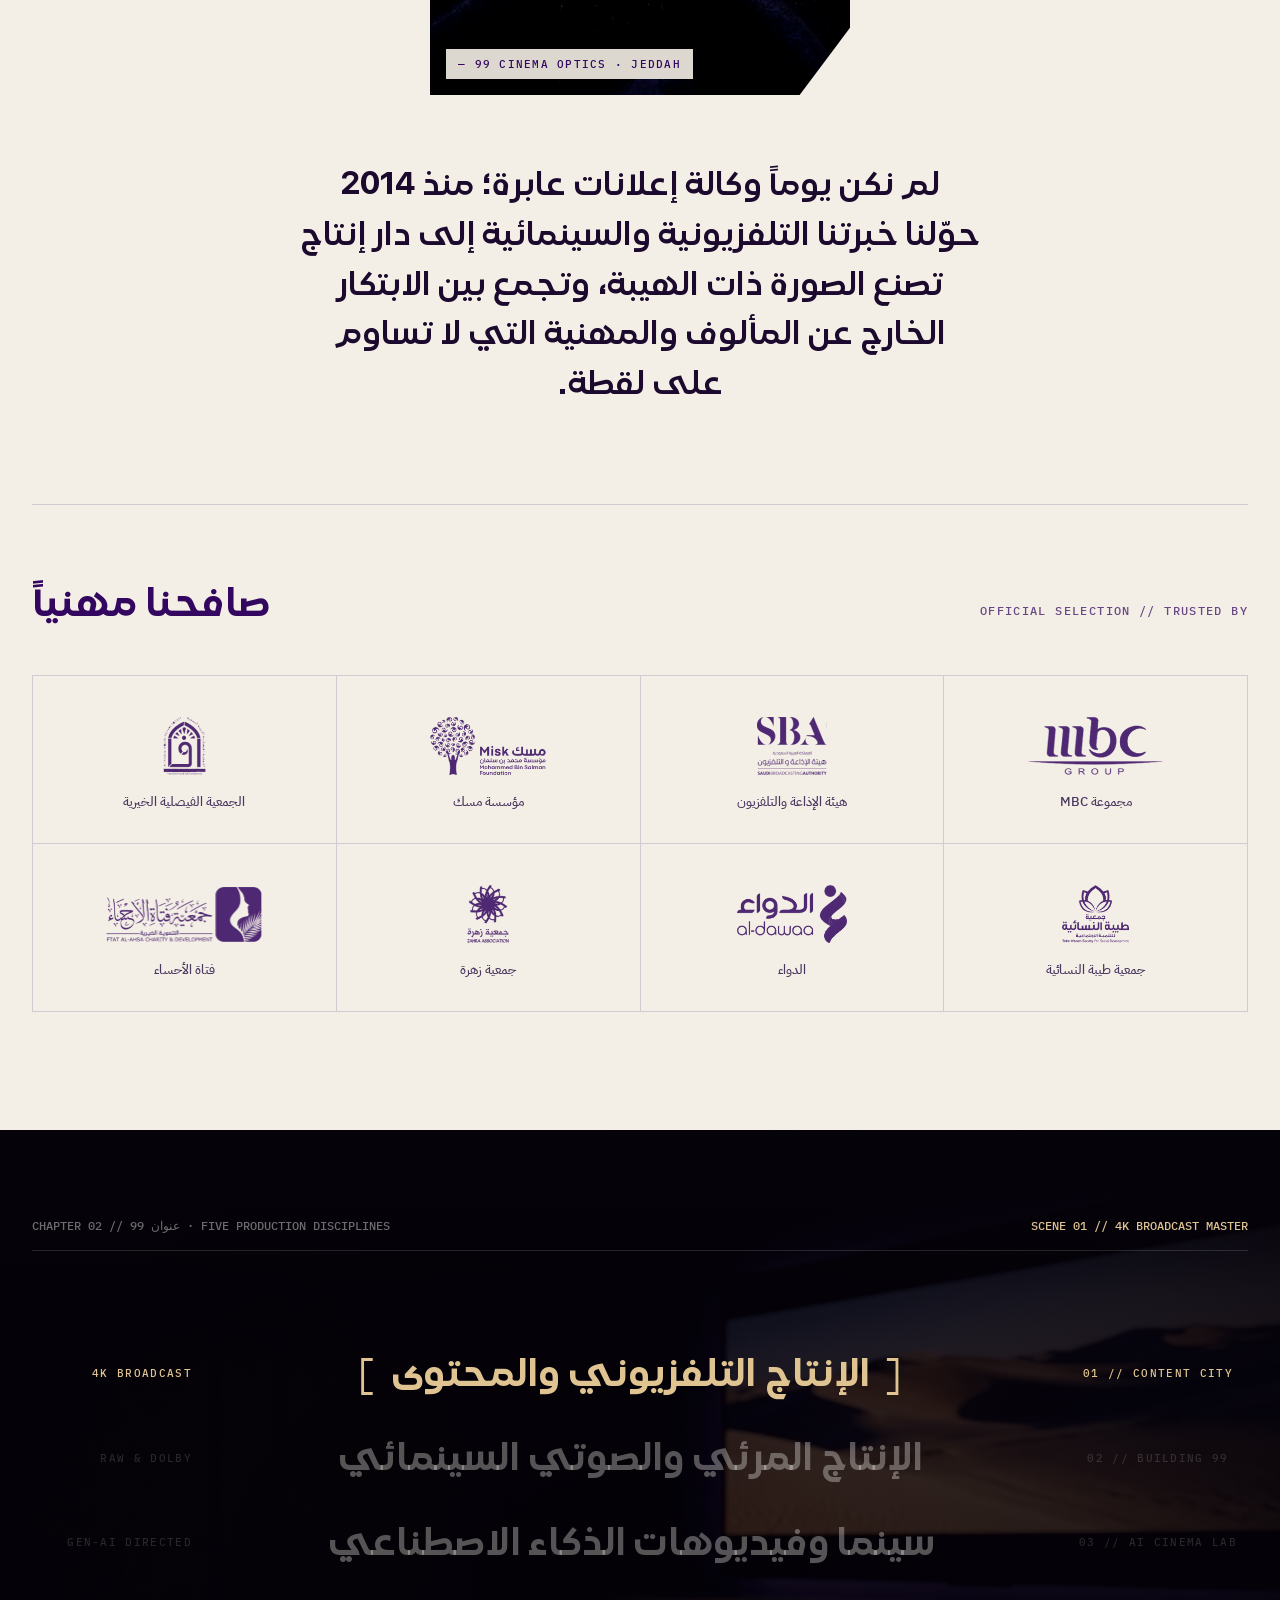
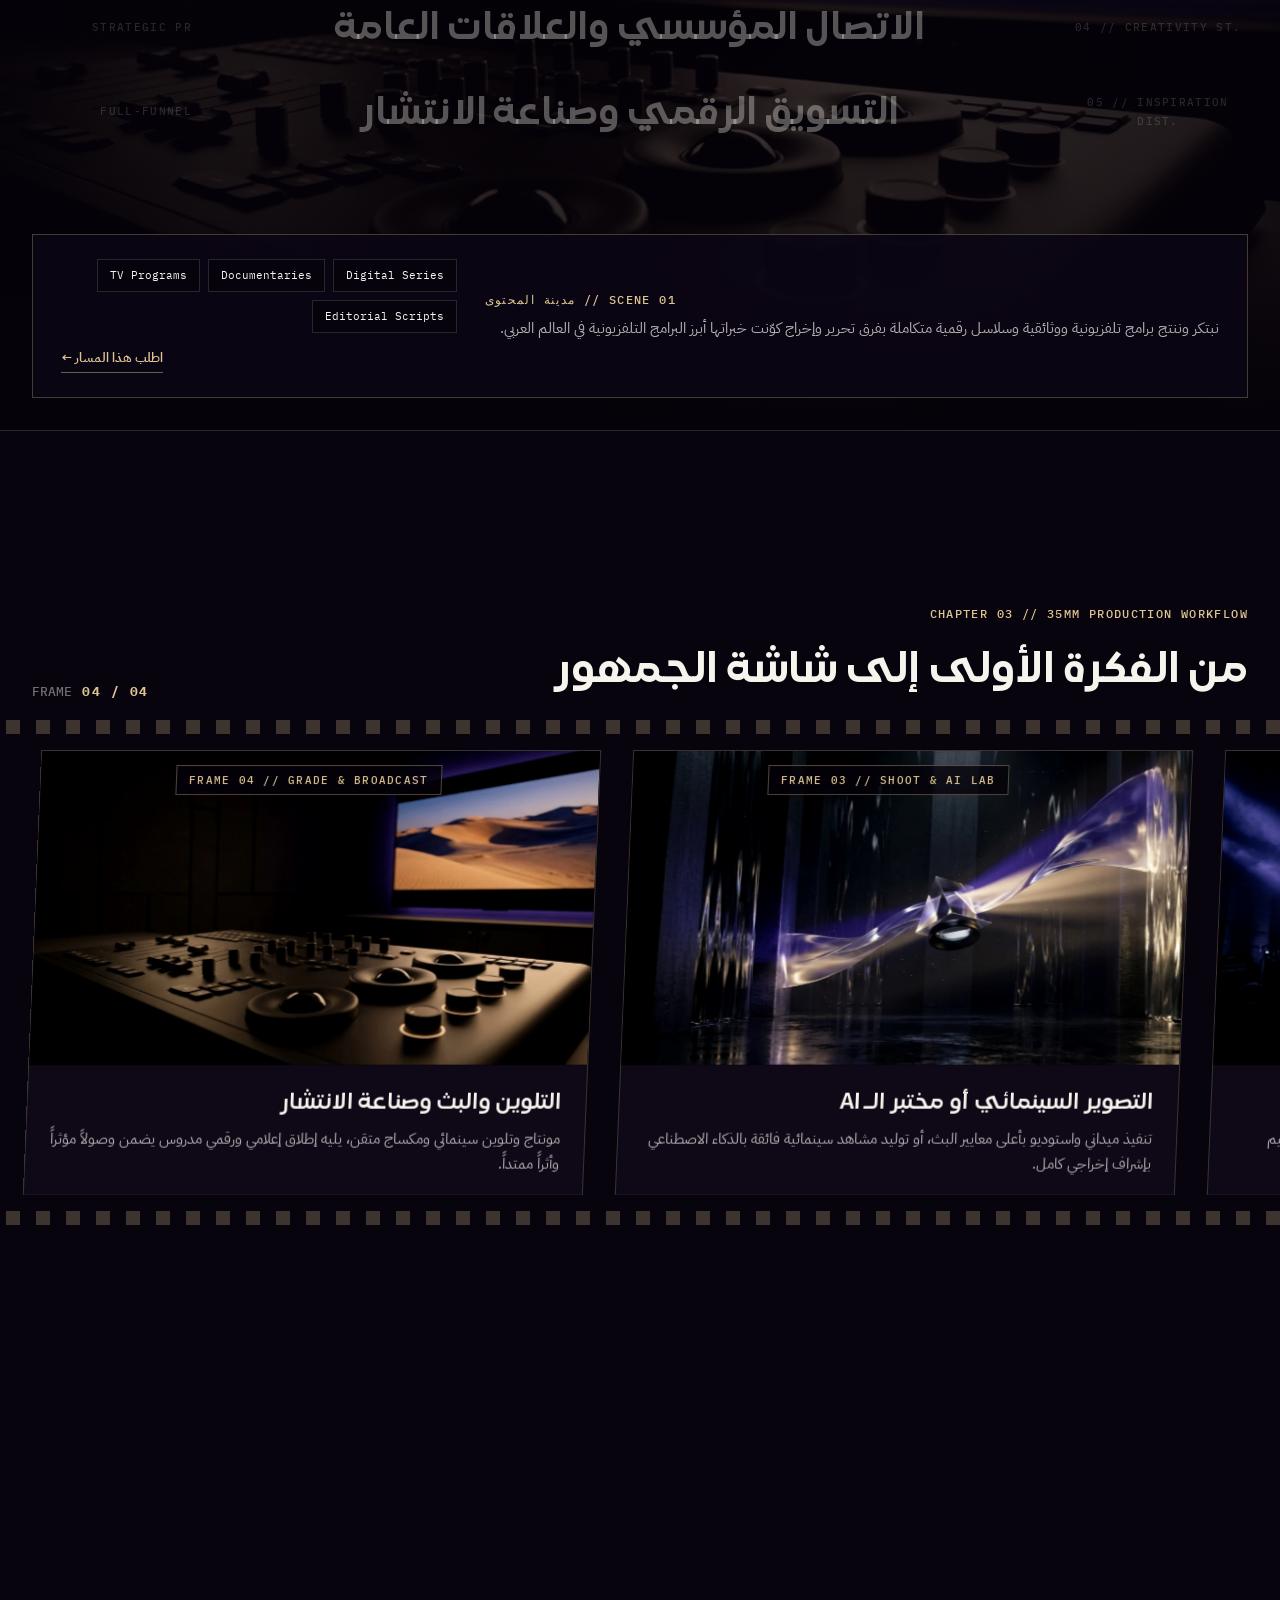
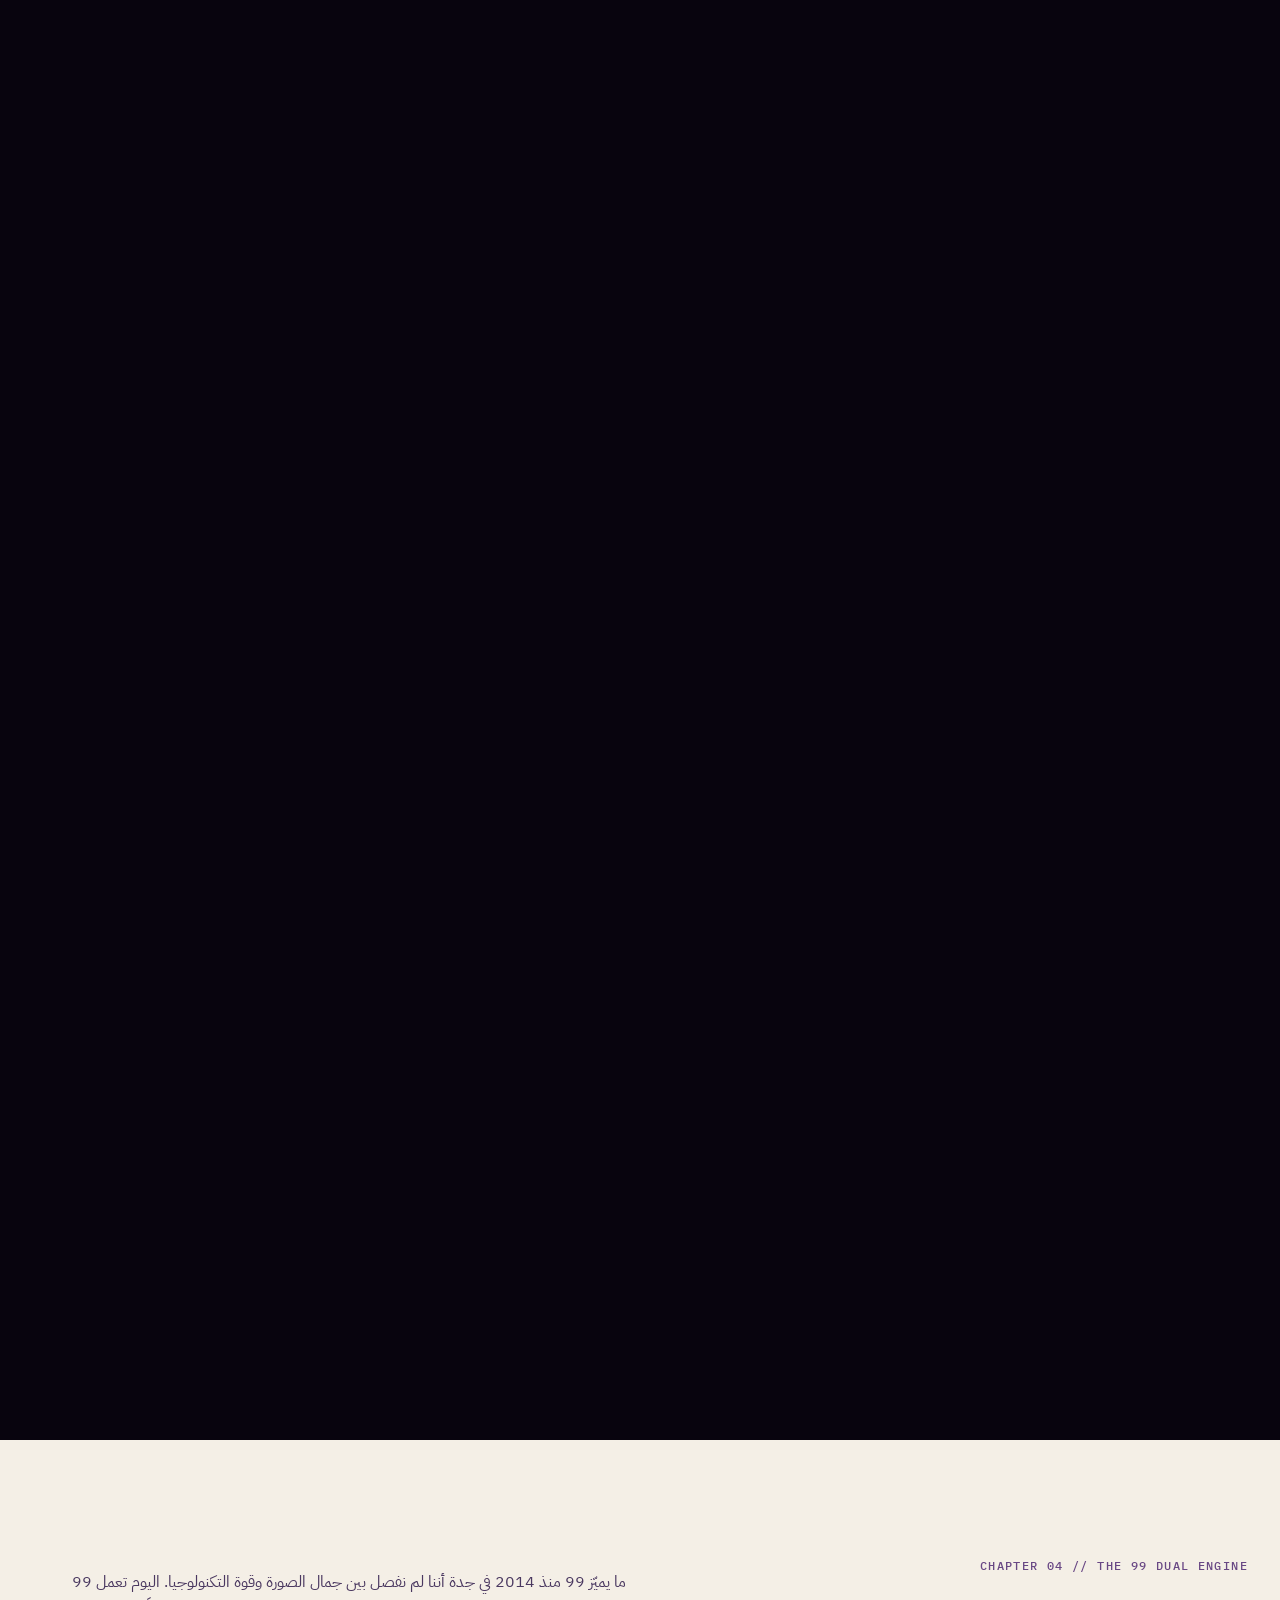
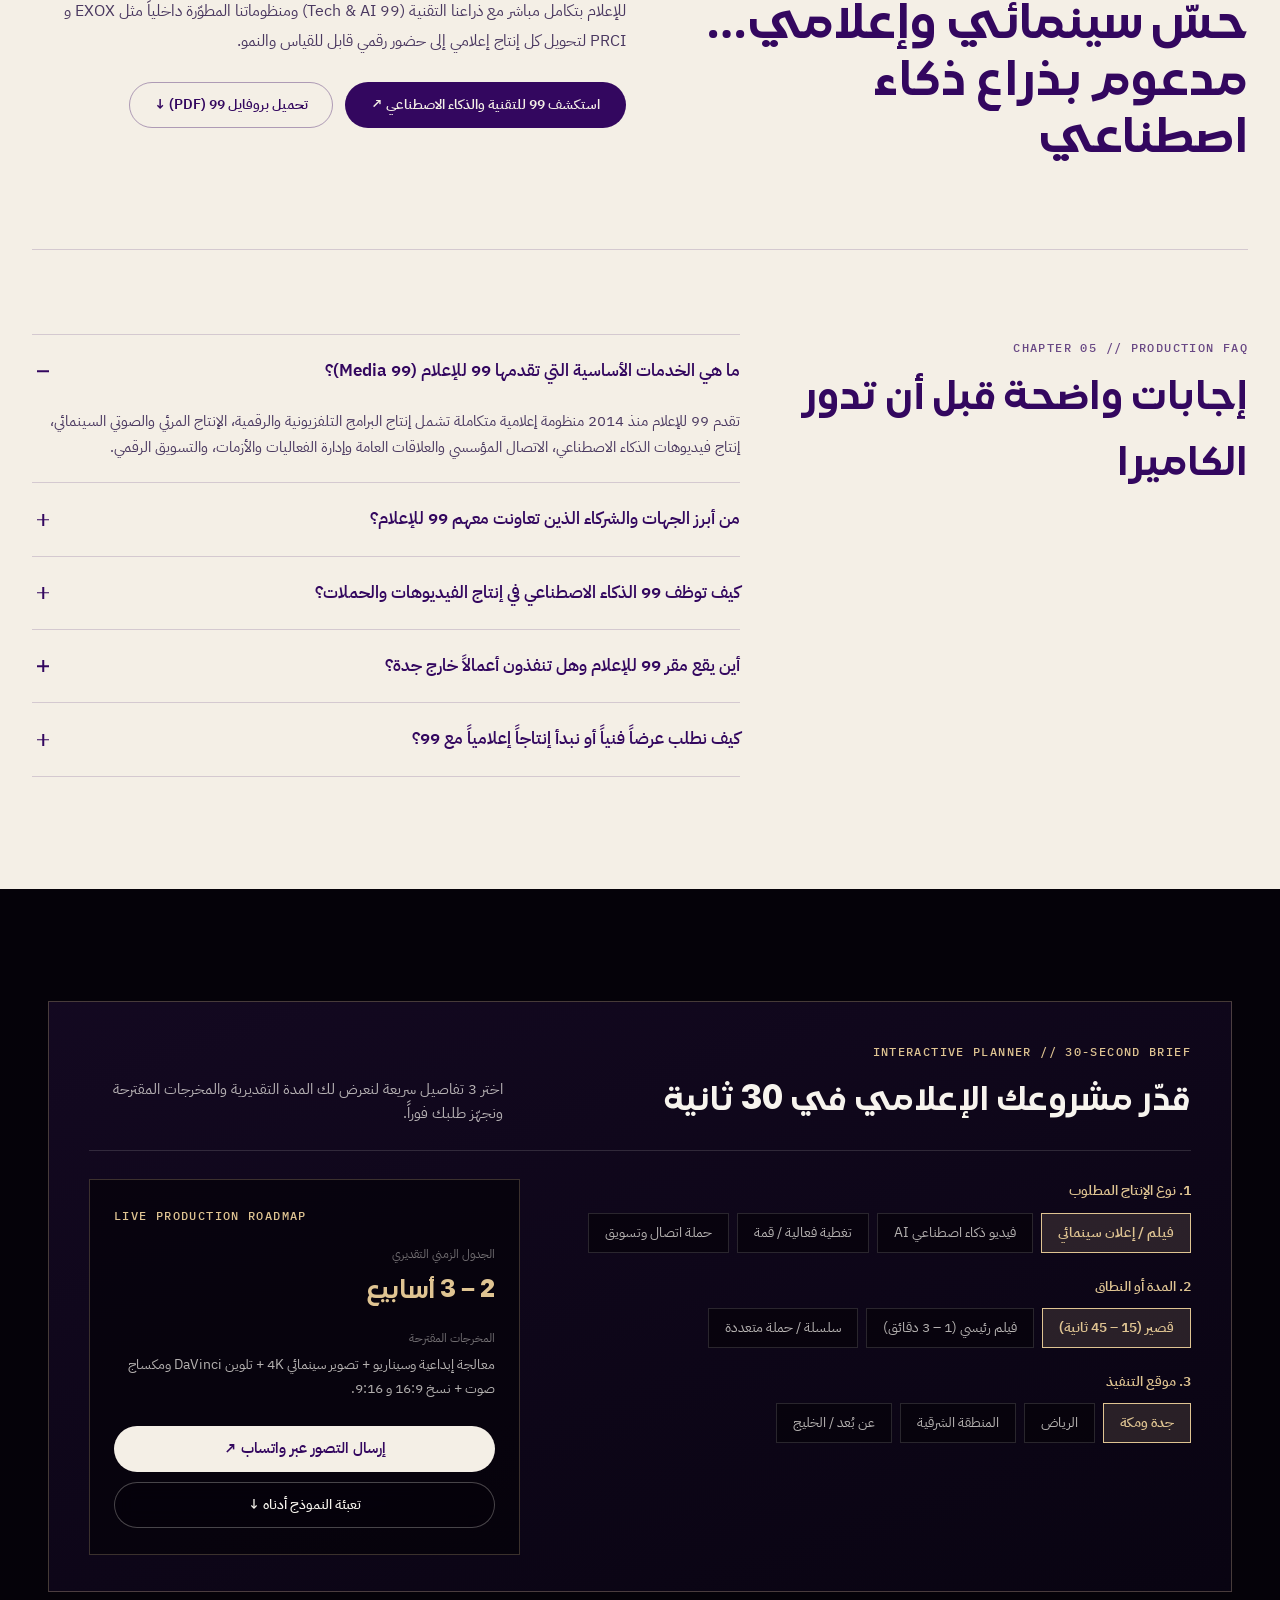
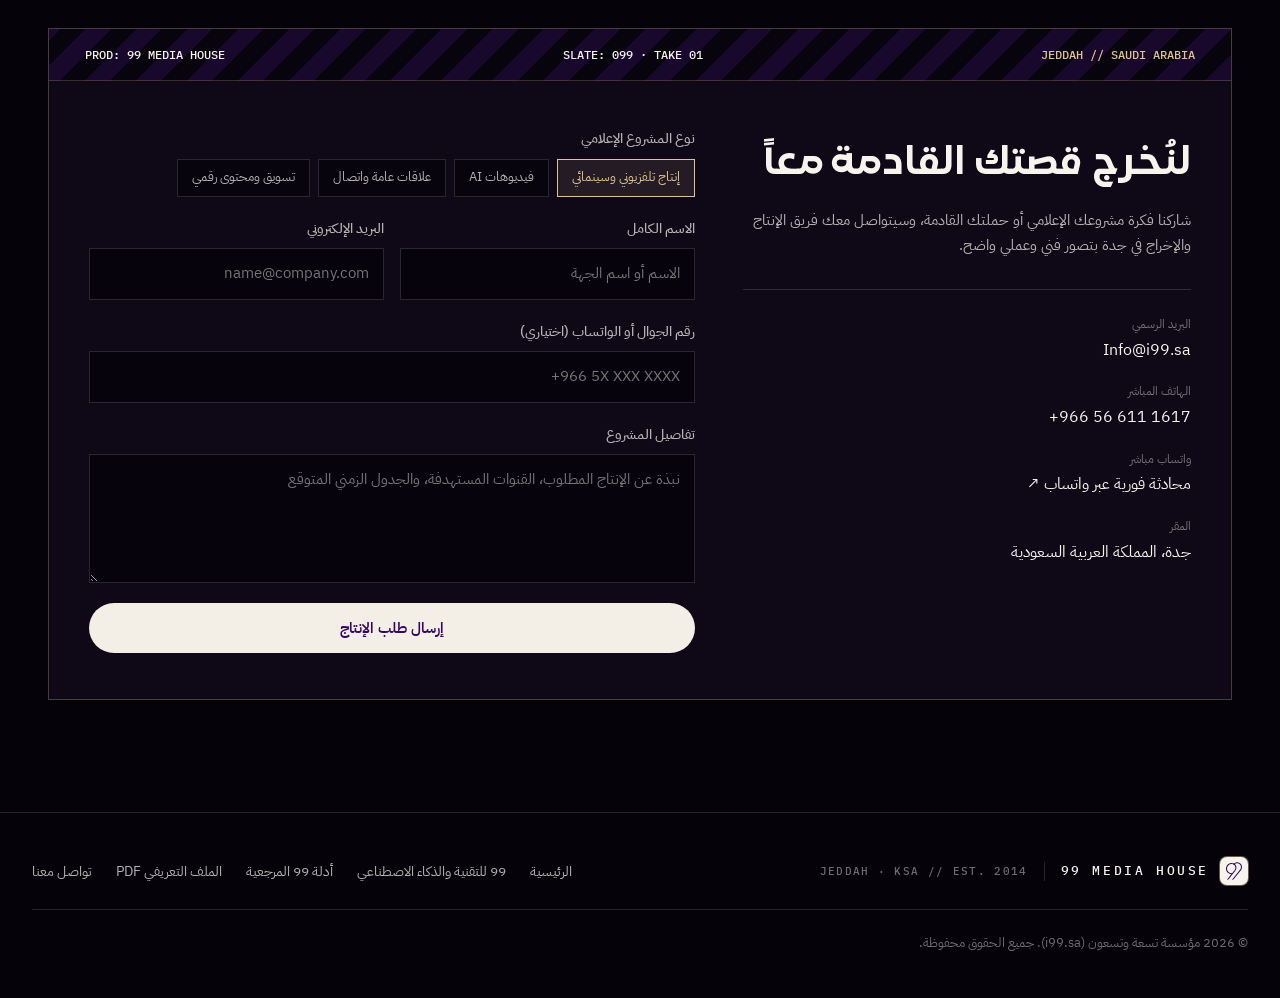
<file: media/index.html>
<!DOCTYPE html>
<html lang="ar" dir="rtl">

<head>
    <meta charset="UTF-8">
    <meta name="viewport" content="width=device-width, initial-scale=1.0, maximum-scale=5.0">
    <title>99 للإعلام | إنتاج إعلامي وسينمائي وفيديوهات AI — جدة</title>
    <meta name="description"
        content="دار 99 للإعلام في جدة منذ 2014: إنتاج تلفزيوني وسينمائي، فيديوهات الذكاء الاصطناعي، اتصال مؤسسي وعلاقات عامة — شركاء MBC ومسك.">
    <meta name="keywords"
        content="99 للإعلام, شركة إنتاج إعلامي جدة, إنتاج تلفزيوني السعودية, إنتاج فيديوهات AI, علاقات عامة واتصال مؤسسي, تسويق رقمي جدة, 99 Media Jeddah Saudi Arabia, i99.sa">
    <meta name="author" content="مؤسسة تسعة وتسعون — 99 Media &amp; Tech">
    <meta name="robots" content="index, follow, max-image-preview:large, max-snippet:-1, max-video-preview:-1">
    <meta name="googlebot" content="index, follow, max-image-preview:large, max-snippet:-1, max-video-preview:-1">
    <meta name="theme-color" content="#33075F">
    <meta name="geo.region" content="SA-02">
    <meta name="geo.placename" content="Jeddah, Saudi Arabia">
    <meta name="geo.position" content="21.5433;39.1728">
    <meta name="ICBM" content="21.5433, 39.1728">

    <!-- Canonical, Hreflang & AI Discovery (GEO) -->
    <link rel="canonical" href="https://www.i99.sa/media/">
    <link rel="alternate" hreflang="ar-SA" href="https://www.i99.sa/media/">
    <link rel="alternate" hreflang="en" href="https://www.i99.sa/media/">
    <link rel="alternate" hreflang="x-default" href="https://www.i99.sa/media/">
    <link rel="alternate" type="text/plain" title="99 Media &amp; Tech — LLMs Knowledge Summary"
        href="https://www.i99.sa/llms.txt">
    <link rel="alternate" type="text/plain" title="99 Media &amp; Tech — Full AI Knowledge Base"
        href="https://www.i99.sa/llms-full.txt">
    <link rel="manifest" href="../site.webmanifest">

    <!-- Official #33075F Pearl Medallion Icons -->
    <link rel="icon" type="image/svg+xml" href="../img/tech-favicon.svg?v=2026">
    <link rel="icon" type="image/png" sizes="48x48" href="../img/tech-favicon-48.png?v=2026">
    <link rel="icon" type="image/png" sizes="192x192" href="../img/tech-icon-192.png?v=2026">
    <link rel="shortcut icon" type="image/x-icon" href="../favicon.ico?v=2026">
    <link rel="apple-touch-icon" sizes="180x180" href="../apple-touch-icon.png?v=2026">

    <!-- Open Graph -->
    <meta property="og:type" content="website">
    <meta property="og:url" content="https://www.i99.sa/media/">
    <meta property="og:title" content="99 Media | دار الإنتاج الإعلامي والسينمائي وفيديوهات الذكاء الاصطناعي">
    <meta property="og:description"
        content="نصنع الصورة التي تُروى والأثر الذي يبقى — إنتاج تلفزيوني وسينمائي، فيديوهات AI، علاقات عامة وتسويق رقمي من جدة منذ 2014.">
    <meta property="og:image" content="https://www.i99.sa/img/og-media.png">
    <meta property="og:image:secure_url" content="https://www.i99.sa/img/og-media.png">
    <meta property="og:image:type" content="image/png">
    <meta property="og:image:width" content="1200">
    <meta property="og:image:height" content="630">
    <meta property="og:image:alt" content="99 Media House — نصنع الصورة التي تُروى، والأثر الذي يبقى — جدة">
    <meta property="og:locale" content="ar_SA">
    <meta property="og:locale:alternate" content="en_US">
    <meta property="og:site_name" content="99 Media | i99.sa">

    <!-- Twitter / X -->
    <meta name="twitter:card" content="summary_large_image">
    <meta name="twitter:title" content="99 Media | دار الإنتاج الإعلامي والسينمائي من جدة">
    <meta name="twitter:description"
        content="إنتاج تلفزيوني وسينمائي، فيديوهات الذكاء الاصطناعي، اتصال مؤسسي وتسويق رقمي — شركاء MBC و SBA ومسك.">
    <meta name="twitter:image" content="https://www.i99.sa/img/og-media.png">
    <meta name="twitter:image:alt" content="99 Media House — Jeddah, Saudi Arabia">

    <!-- JSON-LD @graph Structured Data (SEO + Entity GEO + Answer Engine AEO) -->
    <script type="application/ld+json">
    {
      "@context": "https://schema.org",
      "@graph": [
        {
          "@type": ["Organization", "LocalBusiness"],
          "@id": "https://www.i99.sa/#org",
          "name": "99 للإعلام والتقنية",
          "alternateName": ["99 Media & Tech", "مؤسسة تسعة وتسعون", "99 للإنتاج الإعلامي", "99 للإعلام", "i99.sa"],
          "url": "https://www.i99.sa/",
          "foundingDate": "2014",
          "founder": { "@id": "https://www.i99.sa/#founder" },
          "logo": {
            "@type": "ImageObject",
            "url": "https://www.i99.sa/img/tech-icon-512.png",
            "width": 512,
            "height": 512
          },
          "image": "https://www.i99.sa/img/og-media.png",
          "email": "Info@i99.sa",
          "telephone": "+966566111617",
          "priceRange": "$$$",
          "address": {
            "@type": "PostalAddress",
            "addressLocality": "Jeddah",
            "addressRegion": "Makkah Province",
            "addressCountry": "SA"
          },
          "areaServed": ["Saudi Arabia", "Jeddah", "Riyadh", "GCC"],
          "knowsAbout": [
            "Television & Broadcast Production",
            "TV Format Development",
            "Cinema & Brand Film Direction",
            "Generative AI Video Production",
            "Corporate Communications & Strategic PR",
            "Crisis Management & Event Coverage",
            "Digital Marketing & Social Systems"
          ],
          "sameAs": ["https://exox.ai/", "https://prci.top/"],
          "contactPoint": {
            "@type": "ContactPoint",
            "telephone": "+966566111617",
            "email": "Info@i99.sa",
            "contactType": "sales",
            "areaServed": ["SA", "AE", "KW", "QA", "BH", "OM"],
            "availableLanguage": ["Arabic", "English"]
          }
        },
        {
          "@type": "Person",
          "@id": "https://www.i99.sa/#founder",
          "name": "بدر بن عبدالله الشريف",
          "alternateName": ["Badr Al-Sharif", "Badr Abdullah Al-Sharif"],
          "jobTitle": "Founder, Media Consultant & Tech Entrepreneur",
          "worksFor": { "@id": "https://www.i99.sa/#org" }
        },
        {
          "@type": "WebSite",
          "@id": "https://www.i99.sa/#website",
          "url": "https://www.i99.sa/",
          "name": "99 Media & Tech | i99.sa",
          "publisher": { "@id": "https://www.i99.sa/#org" },
          "inLanguage": ["ar-SA", "en"]
        },
        {
          "@type": "WebPage",
          "@id": "https://www.i99.sa/media/#webpage",
          "url": "https://www.i99.sa/media/",
          "name": "99 Media | دار الإنتاج الإعلامي والسينمائي وفيديوهات الذكاء الاصطناعي من جدة",
          "description": "إنتاج تلفزيوني وسينمائي ورقمي، فيديوهات الذكاء الاصطناعي، اتصال مؤسسي وعلاقات عامة، وتسويق رقمي منذ 2014.",
          "isPartOf": { "@id": "https://www.i99.sa/#website" },
          "about": { "@id": "https://www.i99.sa/media/#service" },
          "primaryImageOfPage": {
            "@type": "ImageObject",
            "url": "https://www.i99.sa/img/og-media.png",
            "width": 1200,
            "height": 630
          },
          "dateModified": "2026-11-25",
          "inLanguage": "ar-SA",
          "speakable": {
            "@type": "SpeakableSpecification",
            "cssSelector": [".theater-title", ".theater-sub", ".ivory-manifesto", ".ivory-faq-a"]
          }
        },
        {
          "@type": "ProfessionalService",
          "@id": "https://www.i99.sa/media/#service",
          "name": "99 Media",
          "alternateName": "99 للإعلام والإنتاج المرئي",
          "url": "https://www.i99.sa/media/",
          "image": "https://www.i99.sa/img/og-media.png",
          "logo": "https://www.i99.sa/img/tech-icon-512.png",
          "telephone": "+966566111617",
          "email": "Info@i99.sa",
          "parentOrganization": { "@id": "https://www.i99.sa/#org" },
          "areaServed": ["SA", "AE", "KW", "QA", "BH", "OM"],
          "address": {
            "@type": "PostalAddress",
            "addressLocality": "Jeddah",
            "addressRegion": "Makkah Province",
            "addressCountry": "SA"
          },
          "geo": {
            "@type": "GeoCoordinates",
            "latitude": 21.5433,
            "longitude": 39.1728
          },
          "hasOfferCatalog": {
            "@type": "OfferCatalog",
            "name": "99 Media Production & Communications Services",
            "itemListElement": [
              { "@type": "Offer", "itemOffered": { "@type": "Service", "name": "الإنتاج التلفزيوني وصناعة المحتوى (Broadcast & Content Production)" } },
              { "@type": "Offer", "itemOffered": { "@type": "Service", "name": "الإنتاج المرئي والصوتي السينمائي (Cinema & Audio Production)" } },
              { "@type": "Offer", "itemOffered": { "@type": "Service", "name": "إنتاج فيديوهات الذكاء الاصطناعي (AI Cinema & Generative Video)" } },
              { "@type": "Offer", "itemOffered": { "@type": "Service", "name": "الاتصال المؤسسي والعلاقات العامة (Corporate Communications & PR)" } },
              { "@type": "Offer", "itemOffered": { "@type": "Service", "name": "التسويق الرقمي وصناعة الانتشار (Digital Marketing & Growth Campaigns)" } }
            ]
          }
        },
        {
          "@type": "HowTo",
          "name": "منهجية الإنتاج السينمائي والإعلامي في 99 للإعلام (35mm Workflow)",
          "description": "أربع مراحل متكاملة من الفكرة والمعالجة الإبداعية إلى البث والانتشار الرقمي.",
          "step": [
            { "@type": "HowToStep", "position": 1, "name": "البحث والمعالجة الإبداعية", "text": "فهم دقيق لهوية العلامة وجمهورها لصياغة الفكرة المحورية والسيناريو وخطة التأثير الإعلامي." },
            { "@type": "HowToStep", "position": 2, "name": "الإخراج الفني وتجهيز الموقع", "text": "بناء لوحة المشاهد (Storyboard)، اختيار مواقع التصوير والمعدات والإضاءة، وتصميم الهوية البصرية والصوتية." },
            { "@type": "HowToStep", "position": 3, "name": "التصوير السينمائي أو مختبر الـ AI", "text": "تنفيذ ميداني واستوديو بأعلى معايير البث، أو توليد مشاهد سينمائية فائقة بالذكاء الاصطناعي بإشراف إخراجي كامل." },
            { "@type": "HowToStep", "position": 4, "name": "التلوين والبث وصناعة الانتشار", "text": "مونتاج وتلوين سينمائي ومكساج متقن، يليه إطلاق إعلامي ورقمي مدروس يضمن وصولاً مؤثراً وأثراً ممتداً." }
          ]
        },
        {
          "@type": "BreadcrumbList",
          "itemListElement": [
            { "@type": "ListItem", "position": 1, "name": "الرئيسية — 99 Media & Tech", "item": "https://www.i99.sa/" },
            { "@type": "ListItem", "position": 2, "name": "99 للإعلام", "item": "https://www.i99.sa/media/" }
          ]
        },
        {
          "@type": "FAQPage",
          "mainEntity": [
            {
              "@type": "Question",
              "name": "ما هي الخدمات الأساسية التي تقدمها 99 للإعلام (99 Media)؟",
              "acceptedAnswer": {
                "@type": "Answer",
                "text": "تقدم 99 للإعلام منذ 2014 منظومة إعلامية متكاملة تشمل إنتاج البرامج التلفزيونية والرقمية، الإنتاج المرئي والصوتي السينمائي، إنتاج فيديوهات الذكاء الاصطناعي، الاتصال المؤسسي والعلاقات العامة وإدارة الفعاليات والأزمات، والتسويق الرقمي."
              }
            },
            {
              "@type": "Question",
              "name": "من أبرز الجهات والشركاء الذين تعاونت معهم 99 للإعلام؟",
              "acceptedAnswer": {
                "@type": "Answer",
                "text": "تشرفنا بالتعاون والعمل مع جهات إعلامية ومؤسسية كبرى في المملكة منها مجموعة MBC، هيئة الإذاعة والتلفزيون (SBA)، مؤسسة مسك الخيرية، الجمعية الفيصلية الخيرية، جمعية طيبة النسائية، صيدليات الدواء، جمعية زهرة، وجمعية فتاة الأحساء."
              }
            },
            {
              "@type": "Question",
              "name": "كيف توظف 99 الذكاء الاصطناعي في إنتاج الفيديوهات والحملات؟",
              "acceptedAnswer": {
                "@type": "Answer",
                "text": "نجمع بين الإخراج السينمائي البشري وتقنيات توليد الفيديو بالذكاء الاصطناعي لاختصار زمن التنفيذ ومضاعفة الأثر البصري، مدعومين بذراع 99 للتقنية والذكاء الاصطناعي (EXOX و PRCI) لقياس الأداء والوصول."
              }
            },
            {
              "@type": "Question",
              "name": "أين يقع مقر 99 للإعلام وهل تنفذون أعمالاً خارج جدة؟",
              "acceptedAnswer": {
                "@type": "Answer",
                "text": "يقع المقر الرئيسي في جدة بالمملكة العربية السعودية، وننفذ الإنتاج والتغطيات والحملات في كافة مناطق المملكة (جدة، الرياض، الشرقية، مكة والمدينة) ودول الخليج والمنطقة."
              }
            },
            {
              "@type": "Question",
              "name": "كيف نطلب عرضاً فنياً أو نبدأ إنتاجاً إعلامياً مع 99؟",
              "acceptedAnswer": {
                "@type": "Answer",
                "text": "يمكنك تحميل الملف التعريفي للشركة (PDF) أو إرسال ملخص مشروعك عبر نموذج التواصل في الصفحة أو مباشرة عبر Info@i99.sa أو الواتساب +966566111617 لنرتّب جلسة معالجة فنية وتصور إنتاجي واضح."
              }
            }
          ]
        }
      ]
    }
    </script>

    <!-- Official 99 Display Typeface -->
    <link rel="preload" href="../assets/fonts/DGAgnadeen-Extrabold.woff2" as="font" type="font/woff2"
        crossorigin="anonymous">
    <link rel="preload" href="../assets/fonts/DGAgnadeen-Bold.woff2" as="font" type="font/woff2"
        crossorigin="anonymous">

    <!-- Supporting Precision UI & Monospace Typefaces -->
    <link rel="preconnect" href="https://fonts.googleapis.com">
    <link rel="preconnect" href="https://fonts.gstatic.com" crossorigin>
    <link rel="preload" as="image" href="../img/cinema/stage-hero.webp" fetchpriority="high">
    <link
        href="https://fonts.googleapis.com/css2?family=IBM+Plex+Mono:wght@400;500&family=IBM+Plex+Sans+Arabic:wght@400;500;600&family=IBM+Plex+Sans:wght@400;500;600&display=swap"
        rel="stylesheet" media="print" onload="this.media='all'">
    <noscript><link href="https://fonts.googleapis.com/css2?family=IBM+Plex+Mono:wght@400;500&family=IBM+Plex+Sans+Arabic:wght@400;500;600&family=IBM+Plex+Sans:wght@400;500;600&display=swap" rel="stylesheet"></noscript>
    <link rel="stylesheet" href="../css/media.css?v=4.4">

    <!-- Google Analytics 4 (G-SBQ4DKVCV8 — async non-blocking) -->
    <script async src="https://www.googletagmanager.com/gtag/js?id=G-SBQ4DKVCV8"></script>
    <script>
      window.dataLayer = window.dataLayer || [];
      function gtag(){dataLayer.push(arguments);}
      gtag('js', new Date());
      gtag('config', 'G-SBQ4DKVCV8');
    </script>
</head>

<body>
    <a href="#main-content" class="skip-link" data-i18n="m-skip">الانتقال إلى المحتوى الرئيسي</a>

    <!-- ═══ 0.85s CINEMA FILM-LEADER CURTAIN (MICHAEL BAY INSPIRED) ═══ -->
    <div id="cinema-loader" class="cinema-loader" aria-hidden="true">
        <div class="loader-top" dir="ltr">
            <span>99</span>
            <i class="loader-line" id="loader-line"></i>
            <span>MEDIA HOUSE</span>
        </div>
        <div class="loader-bottom" dir="ltr">
            <span class="loader-meta">JEDDAH // EST. 2014 // 24 FPS</span>
            <span id="loader-count" class="loader-count">00</span>
        </div>
    </div>

    <!-- ═══ CUSTOM MAGNETIC CINEMA CURSOR (DESKTOP ONLY) ═══ -->
    <div id="cinema-cursor" class="cinema-cursor" aria-hidden="true">
        <span id="cursor-label" class="cursor-label"></span>
    </div>

    <!-- ═══ MINIMAL EDITORIAL FLOATING BAR (Q'IN SABA INSPIRED — AUTO-ADAPTS DARK/IVORY) ═══ -->
    <header class="cinema-header" id="cinema-header" data-theme="dark">
        <div class="header-shell">
            <!-- Start: Live Jeddah Broadcast Clock -->
            <div class="header-live mono-meta">
                <span class="live-pulse" aria-hidden="true"></span>
                <span data-i18n="m-live-city">الآن في جدة</span>
                <span id="jeddah-clock" class="clock-val" dir="ltr">--:--</span>
            </div>

            <!-- Center: Official #33075F 99 Emblem + Wordmark -->
            <a href="../" class="header-center-brand" aria-label="99 Media House" data-cursor="99">
                <span class="brand-seal" aria-hidden="true">
                    <svg viewBox="0 0 450 450" width="22" height="22" fill="none">
                        <defs>
                            <radialGradient id="mh-g1" cx="0" cy="0" r="1" gradientUnits="userSpaceOnUse"
                                gradientTransform="matrix(-47.823,-138.298,138.298,-47.823,252.777,223.62)">
                                <stop offset=".507" stop-color="#33075F" stop-opacity="0" />
                                <stop offset="1" stop-color="#33075F" stop-opacity="1" />
                            </radialGradient>
                        </defs>
                        <path fill-rule="evenodd" fill="#33075F"
                            d="m259.1 219.4l-168.4 213.8c-8.9 11.1-25.1 12.9-36.2 4.1l100.9-129.4c-28.2-2.5-55-13.2-77.5-31.5-29.9-24.3-48.5-58.8-52.2-97.2-3.6-37.1 7.3-73.7 30.8-103 23.4-29.3 56.7-48 93.7-52.7q1.7-0.2 3.5-0.4c24.1-2.4 47.4 2.2 67.5 12.8 8.1 4.3 15.7 9.5 22.6 15.5 10.7 9.3 19.8 20.7 27 33.9 23.8 43.8 19.4 95.2-11.7 134.1zm-10.9-121.8c-6.4-11.8-14.8-21.7-24.6-29.5-7-5.5-14.6-10-22.8-13.3-10.8-4.3-22.6-6.6-34.7-6.6q-4.9 0-9.9 0.5-1.4 0.2-2.8 0.3c-62.4 7.9-108.2 65.1-102.1 127.7 3 31.5 18.2 59.8 42.8 79.8 23.2 18.8 52 27.9 81.7 25.9l27.5-34.5 16.3-20.3 19.4-24.3c24.5-30.6 28-71.1 9.2-105.7z" />
                        <path fill="url(#mh-g1)"
                            d="m190.7 161.2c2 20.9 9.5 40.5 21.5 57.2l-13.8 17.2-2.8 3.5c-17.2-21.5-27.8-47.6-30.5-75.4-3.9-39.8 9.3-79.2 35.7-108.9 8.2 3.3 15.8 7.8 22.8 13.3-24.1 24.7-36.3 58.8-32.9 93.1z" />
                        <path fill="#33075F" d="m212.1 256.5q-4.6-4.1-8.8-8.6l16.3-20.3q4.5 5.1 9.6 9.7z" />
                        <path fill="#33075F"
                            d="m398.5 203.9l-183.5 229.3c-8.8 11.1-25 12.9-36.1 4.1l136.2-170.3 63.3-79.2c24.5-30.6 28-71.1 9.2-105.7-18.5-34-53.8-52.7-92-48.9q-1.4 0.2-2.9 0.3c-17.5 2.2-34.2 8.4-48.9 17.9q-6.8 4.4-12.9 9.8-3.9 3.3-7.3 6.9c-7-5.5-14.6-10-22.8-13.3q6.1-6.9 13.2-13 3.5-3.1 7.2-5.9c20-15.2 43.4-24.7 68.4-27.9q1.7-0.2 3.5-0.4c48.6-4.9 93.5 18.9 117.1 62.2 23.8 43.8 19.3 95.2-11.7 134.1z" />
                    </svg>
                </span>
                <span class="brand-word" dir="ltr">99 MEDIA</span>
            </a>

            <!-- End: Minimal Editorial Navigation + Lang + Action -->
            <div class="header-right">
                <nav class="header-nav" aria-label="التنقل الرئيسي">
                    <a href="#act-ivory" data-i18n="m-nav-story">الهوية والشركاء</a>
                    <a href="#act-director" data-i18n="m-nav-disciplines">المسارات</a>
                    <a href="#act-reel" data-i18n="m-nav-reel">شريط الإنتاج</a>
                    <a href="../tech/" class="nav-tech-pill" data-i18n="m-nav-tech">99 للتقنية ↗</a>
                </nav>
                <button id="sound-toggle" class="sound-btn" type="button" aria-pressed="false"
                    aria-label="تفعيل المؤثرات الصوتية السينمائية" data-cursor="SOUND">
                    <span class="eq-bars" aria-hidden="true"><i></i><i></i><i></i></span>
                    <span class="sound-txt mono-meta" dir="ltr">SFX</span>
                </button>
                <button id="lang-toggle" class="lang-btn" type="button" aria-label="Switch language">EN</button>
                <a href="#act-slate" class="header-cta" data-i18n="m-header-cta">ابدأ إنتاجك</a>
                <button id="mobile-menu-btn" class="menu-toggle" type="button" aria-expanded="false"
                    aria-controls="mobile-drawer" aria-label="فتح القائمة">
                    <span></span>
                    <span></span>
                </button>
            </div>
        </div>
        <div class="scroll-hairline" aria-hidden="true">
            <div id="scroll-progress-bar" class="scroll-hairline-fill"></div>
        </div>

        <div id="mobile-drawer" class="mobile-drawer" hidden>
            <nav class="mobile-nav" aria-label="قائمة الجوال">
                <a href="#act-ivory" data-i18n="m-nav-story">الهوية والشركاء</a>
                <a href="#act-director" data-i18n="m-nav-disciplines">المسارات</a>
                <a href="#act-reel" data-i18n="m-nav-reel">شريط الإنتاج</a>
                <a href="#act-synergy" data-i18n="m-nav-synergy">تكامل 99</a>
                <a href="../tech/" data-i18n="m-nav-tech">99 للتقنية ↗</a>
                <a href="#act-slate" class="mobile-cta" data-i18n="m-header-cta">ابدأ إنتاجك</a>
            </nav>
        </div>
    </header>

    <main id="main-content">

        <!-- ═══════════════════════════════════════════════════════════════════
             ACT I — FULL-BLEED 2.39:1 ANAMORPHIC SCREENING ROOM HERO
             Zero boxed grid — Pure theatrical cinema screen + WebGL projector lens
             ═══════════════════════════════════════════════════════════════════ -->
        <section id="act-theater" class="act-theater" data-section-theme="dark">
            <div class="theater-backdrop" id="theater-backdrop" aria-hidden="true">
                <img id="hero-source-img" src="../img/cinema/stage-hero.webp" alt="استوديو الإنتاج السينمائي والتلفزيوني — 99 للإعلام جدة" class="theater-still"
                    crossorigin="anonymous">
            </div>
            <canvas id="anamorphic-shader" class="theater-shader" aria-hidden="true"></canvas>
            <div class="theater-vignette" aria-hidden="true"></div>
            <div class="letterbox letterbox-top" id="lb-top" aria-hidden="true"></div>
            <div class="letterbox letterbox-bottom" id="lb-bot" aria-hidden="true"></div>

            <div class="theater-stage">
                <div class="theater-meta-top mono-meta" dir="ltr" data-enter>
                    <span>REEL 01 // 2.39:1 ANAMORPHIC</span>
                    <span class="accent">21.5433° N · 39.1728° E</span>
                </div>

                <div class="theater-headline-wrap" data-enter data-delay="1">
                    <span class="theater-kicker" data-i18n="m-hero-kicker">دار الإنتاج الإعلامي والسينمائي — جدة منذ
                        2014</span>
                    <h1 class="theater-title">
                        <span class="t-line" data-i18n="m-hero-line1">نصنع الصورة التي تُروى</span>
                        <span class="t-line t-gold" data-i18n="m-hero-line2">والأثر الذي يبقى</span>
                    </h1>
                    <p class="theater-sub" data-i18n="m-hero-sub">من البث التلفزيوني والسينما إلى فيديوهات الذكاء
                        الاصطناعي والاتصال المؤسسي — نُخرج قصص العلامات الكبرى بمستوى يفرض هيبته على الشاشة.</p>
                </div>

                <div class="theater-footer-bar" data-enter data-delay="2">
                    <div class="theater-actions">
                        <a href="#act-slate" class="btn-ivory" data-i18n="m-hero-cta" data-cursor="ابدأ"
                            data-cursor-en="START">ابدأ إنتاجك الإعلامي</a>
                        <a href="../assets/99-Profile-final.pdf?v=2026" download="99-Profile-final.pdf" class="btn-wire" data-i18n="m-hero-pdf"
                            data-cursor="PDF">تحميل ملف الشركة ↓</a>
                    </div>

                    <div class="theater-timecode mono-meta" dir="ltr">
                        <span class="tc-rec"></span>
                        <span>TC</span>
                        <span id="hero-tc" class="accent">00:00:01:00</span>
                    </div>

                    <a href="#act-ivory" class="theater-scroll" data-cursor="اسحب" data-cursor-en="SCROLL">
                        <span data-i18n="m-scroll-cue">اسحب لبدء العرض</span>
                        <i class="scroll-tick" aria-hidden="true"></i>
                    </a>
                </div>
            </div>
        </section>

        <!-- ═══════════════════════════════════════════════════════════════════
             ACT II — WARM ALABASTER IVORY EDITORIAL CHAPTER (#F4EFE6)
             Inspired by Q'in Saba: Split Monumental #33075F Typography framing
             a Chamfered Film-Developing Studio Portrait + Royal Indigo Partner Laurels
             ═══════════════════════════════════════════════════════════════════ -->
        <section id="act-ivory" class="act-ivory" data-section-theme="light">
            <div class="ivory-container">
                <div class="ivory-kicker mono-meta" dir="ltr">
                    <span>CHAPTER 01 // HERITAGE &amp; OFFICIAL CREDITS</span>
                    <span>JEDDAH · SAUDI ARABIA</span>
                </div>

                <!-- Monumental Split-Word Framing Chamfered Cinema Portrait -->
                <div class="editorial-triptych reveal">
                    <div class="trip-word trip-start">
                        <span class="trip-display" data-i18n="m-trip-left">منذ 2014</span>
                        <i class="trip-rule" aria-hidden="true"></i>
                        <span class="trip-note" data-i18n="m-trip-left-sub">خبرة تلفزيونية وسينمائية راسخة</span>
                    </div>

                    <figure class="trip-portal" id="trip-portal" data-cursor="35MM OPTICS">
                        <img src="../img/cinema/lens-portrait.webp" alt="عدسة سينمائية احترافية في دار 99 للإعلام"
                            class="trip-photo" id="trip-photo">
                        <span class="portal-glint" id="portal-glint" aria-hidden="true"></span>
                        <figcaption class="trip-cap mono-meta" dir="ltr">— 99 CINEMA OPTICS · JEDDAH</figcaption>
                    </figure>

                    <div class="trip-word trip-end">
                        <span class="trip-display" data-i18n="m-trip-right">في جدة</span>
                        <i class="trip-rule" aria-hidden="true"></i>
                        <span class="trip-note" data-i18n="m-trip-right-sub">إلى شاشات المملكة والخليج</span>
                    </div>
                </div>

                <p class="ivory-manifesto reveal" data-i18n="m-ivory-statement">
                    لم نكن يوماً وكالة إعلانات عابرة؛ منذ 2014 حوّلنا خبرتنا التلفزيونية والسينمائية إلى دار إنتاج تصنع
                    الصورة ذات الهيبة، وتجمع بين الابتكار الخارج عن المألوف والمهنية التي لا تساوم على لقطة.
                </p>

                <!-- Official Selection Partner Credits in Pure #33075F Royal Indigo Ink -->
                <div class="ivory-partners-wrap reveal" id="media-partners">
                    <div class="partners-head">
                        <span class="mono-meta royal-meta" dir="ltr">OFFICIAL SELECTION // TRUSTED BY</span>
                        <h2 class="ivory-h2" data-i18n="m-partners-title">صافحنا مهنياً</h2>
                    </div>

                    <div class="royal-laurels">
                        <div class="royal-laurel" tabindex="0" data-cursor="MBC">
                            <span class="laurel-media">
                                <img class="laurel-mono" src="../img/partners-royal/mbc.png" alt="مجموعة MBC"
                                    loading="lazy">
                                <img class="laurel-color" src="../img/partners-color/mbc.png" alt="شعار مجموعة MBC" aria-hidden="true"
                                    loading="lazy">
                            </span>
                            <span class="laurel-caption" data-i18n="m-p-mbc">مجموعة MBC</span>
                        </div>
                        <div class="royal-laurel" tabindex="0" data-cursor="SBA">
                            <span class="laurel-media">
                                <img class="laurel-mono" src="../img/partners-royal/sba.png"
                                    alt="هيئة الإذاعة والتلفزيون SBA" loading="lazy">
                                <img class="laurel-color" src="../img/partners-color/sba.png" alt="شعار هيئة الإذاعة والتلفزيون السعودية" aria-hidden="true"
                                    loading="lazy">
                            </span>
                            <span class="laurel-caption" data-i18n="m-p-sba">هيئة الإذاعة والتلفزيون</span>
                        </div>
                        <div class="royal-laurel" tabindex="0" data-cursor="MISK">
                            <span class="laurel-media">
                                <img class="laurel-mono" src="../img/partners-royal/misk.png" alt="مؤسسة مسك الخيرية"
                                    loading="lazy">
                                <img class="laurel-color" src="../img/partners-color/misk.png" alt="شعار مؤسسة مسك" aria-hidden="true"
                                    loading="lazy">
                            </span>
                            <span class="laurel-caption" data-i18n="m-p-misk">مؤسسة مسك</span>
                        </div>
                        <div class="royal-laurel" tabindex="0" data-cursor="AL-FAISALYA">
                            <span class="laurel-media">
                                <img class="laurel-mono" src="../img/partners-royal/alfaisalya.png"
                                    alt="الجمعية الفيصلية الخيرية" loading="lazy">
                                <img class="laurel-color" src="../img/partners-color/alfaisalya.png" alt="شعار الجمعية الفيصلية الخيرية"
                                    aria-hidden="true" loading="lazy">
                            </span>
                            <span class="laurel-caption" data-i18n="m-p-faisalya">الجمعية الفيصلية الخيرية</span>
                        </div>
                        <div class="royal-laurel" tabindex="0" data-cursor="TAIBA">
                            <span class="laurel-media">
                                <img class="laurel-mono" src="../img/partners-royal/taiba.png" alt="جمعية طيبة النسائية"
                                    loading="lazy">
                                <img class="laurel-color" src="../img/partners-color/taiba.png" alt="شعار جمعية طيبة النسائية"
                                    aria-hidden="true" loading="lazy">
                            </span>
                            <span class="laurel-caption" data-i18n="m-p-taiba">جمعية طيبة النسائية</span>
                        </div>
                        <div class="royal-laurel" tabindex="0" data-cursor="AL-DAWAA">
                            <span class="laurel-media">
                                <img class="laurel-mono" src="../img/partners-royal/aldwaa.png" alt="صيدليات الدواء"
                                    loading="lazy">
                                <img class="laurel-color" src="../img/partners-color/aldwaa.png" alt="شعار صيدليات الدواء"
                                    aria-hidden="true" loading="lazy">
                            </span>
                            <span class="laurel-caption" data-i18n="m-p-aldwaa">الدواء</span>
                        </div>
                        <div class="royal-laurel" tabindex="0" data-cursor="ZAHRA">
                            <span class="laurel-media">
                                <img class="laurel-mono" src="../img/partners-royal/zahra.png" alt="جمعية زهرة"
                                    loading="lazy">
                                <img class="laurel-color" src="../img/partners-color/zahra.png" alt="شعار جمعية زهرة"
                                    aria-hidden="true" loading="lazy">
                            </span>
                            <span class="laurel-caption" data-i18n="m-p-zahra">جمعية زهرة</span>
                        </div>
                        <div class="royal-laurel" tabindex="0" data-cursor="FTAH">
                            <span class="laurel-media">
                                <img class="laurel-mono" src="../img/partners-royal/ftah.png" alt="جمعية فتاة الأحساء"
                                    loading="lazy">
                                <img class="laurel-color" src="../img/partners-color/ftah.png" alt="شعار جمعية فتاة الأحساء" aria-hidden="true"
                                    loading="lazy">
                            </span>
                            <span class="laurel-caption" data-i18n="m-p-ftah">فتاة الأحساء</span>
                        </div>
                    </div>
                </div>
            </div>
        </section>

        <!-- ═══════════════════════════════════════════════════════════════════
             ACT III — MICHAEL BAY GIANT BRACKETED [ ] DIRECTOR'S REEL THEATER
             Full-bleed dynamic cinema stills crossfade behind giant bracketed titles
             ═══════════════════════════════════════════════════════════════════ -->
        <section id="act-director" class="act-director" data-section-theme="dark">
            <!-- Full-bleed crossfading bespoke cinema stills -->
            <div class="director-bg-stack" aria-hidden="true">
                <img src="../img/cinema/broadcast-suite.webp" alt="غرفة البث التلفزيوني والوثائقي — 99 للإعلام" class="dir-bg is-active" data-bg="broadcast">
                <img src="../img/videographer.webp" alt="تصوير الأفلام السينمائية والمؤسسية — 99 للإعلام" class="dir-bg" data-bg="cinema">
                <img src="../img/cinema/ai-cinema.webp" alt="إنتاج الفيديوهات والإعلانات بالذكاء الاصطناعي — 99 للإعلام" class="dir-bg" data-bg="aivideo">
                <img src="../img/cinema/pr-summit.webp" alt="الاتصال المؤسسي وإدارة الأزمات والعلاقات العامة — 99 للإعلام" class="dir-bg" data-bg="pr">
                <img src="../img/studio-2.webp" alt="التسويق الرقمي وحملات النمو — 99 للإعلام" class="dir-bg" data-bg="marketing">
                <div class="director-scrim"></div>
            </div>

            <!-- FWA Signature: Floating 3D Velocity-Tilted Anamorphic Preview Monitor -->
            <div class="dir-float-monitor" id="dir-float-monitor" aria-hidden="true">
                <div class="dfm-head mono-meta" dir="ltr">
                    <span id="dfm-code" class="accent">SCENE 01</span>
                    <span>2.39:1</span>
                </div>
                <div class="dfm-screen">
                    <img id="dfm-img" src="../img/cinema/broadcast-suite.webp" alt="معاينة خدمات الإنتاج الإعلامي — 99 للإعلام">
                </div>
            </div>

            <div class="director-stage">
                <div class="director-top-bar mono-meta" dir="ltr">
                    <span>CHAPTER 02 // عنوان 99 · FIVE PRODUCTION DISCIPLINES</span>
                    <span id="dir-scene-code" class="accent">SCENE 01 // 4K BROADCAST MASTER</span>
                </div>

                <!-- Giant Michael Bay Bracketed Typography Selector -->
                <div class="director-index" role="tablist" aria-label="مسارات الإنتاج في 99 للإعلام">
                    <button type="button" class="dir-row is-active" role="tab" aria-selected="true"
                        data-scene="broadcast" data-cursor="مدينة المحتوى" data-cursor-en="CONTENT CITY">
                        <span class="dir-side-meta mono-meta" dir="ltr">01 // CONTENT CITY</span>
                        <span class="dir-title-wrap">
                            <span class="dir-bracket" aria-hidden="true">[</span>
                            <span class="dir-title" data-i18n="m-sc1-t">الإنتاج التلفزيوني والمحتوى</span>
                            <span class="dir-bracket" aria-hidden="true">]</span>
                        </span>
                        <span class="dir-side-tag mono-meta" dir="ltr">4K BROADCAST</span>
                    </button>

                    <button type="button" class="dir-row" role="tab" aria-selected="false" data-scene="cinema"
                        data-cursor="مبنى 99" data-cursor-en="BUILDING 99">
                        <span class="dir-side-meta mono-meta" dir="ltr">02 // BUILDING 99</span>
                        <span class="dir-title-wrap">
                            <span class="dir-bracket" aria-hidden="true">[</span>
                            <span class="dir-title" data-i18n="m-sc2-t">الإنتاج المرئي والصوتي السينمائي</span>
                            <span class="dir-bracket" aria-hidden="true">]</span>
                        </span>
                        <span class="dir-side-tag mono-meta" dir="ltr">RAW &amp; DOLBY</span>
                    </button>

                    <button type="button" class="dir-row" role="tab" aria-selected="false" data-scene="aivideo"
                        data-cursor="مختبر AI" data-cursor-en="AI CINEMA LAB">
                        <span class="dir-side-meta mono-meta" dir="ltr">03 // AI CINEMA LAB</span>
                        <span class="dir-title-wrap">
                            <span class="dir-bracket" aria-hidden="true">[</span>
                            <span class="dir-title" data-i18n="m-sc3-t">سينما وفيديوهات الذكاء الاصطناعي</span>
                            <span class="dir-bracket" aria-hidden="true">]</span>
                        </span>
                        <span class="dir-side-tag mono-meta" dir="ltr">GEN-AI DIRECTED</span>
                    </button>

                    <button type="button" class="dir-row" role="tab" aria-selected="false" data-scene="pr"
                        data-cursor="شارع الإبداع" data-cursor-en="CREATIVITY ST.">
                        <span class="dir-side-meta mono-meta" dir="ltr">04 // CREATIVITY ST.</span>
                        <span class="dir-title-wrap">
                            <span class="dir-bracket" aria-hidden="true">[</span>
                            <span class="dir-title" data-i18n="m-sc4-t">الاتصال المؤسسي والعلاقات العامة</span>
                            <span class="dir-bracket" aria-hidden="true">]</span>
                        </span>
                        <span class="dir-side-tag mono-meta" dir="ltr">STRATEGIC PR</span>
                    </button>

                    <button type="button" class="dir-row" role="tab" aria-selected="false" data-scene="marketing"
                        data-cursor="حي الإلهام" data-cursor-en="INSPIRATION">
                        <span class="dir-side-meta mono-meta" dir="ltr">05 // INSPIRATION DIST.</span>
                        <span class="dir-title-wrap">
                            <span class="dir-bracket" aria-hidden="true">[</span>
                            <span class="dir-title" data-i18n="m-sc5-t">التسويق الرقمي وصناعة الانتشار</span>
                            <span class="dir-bracket" aria-hidden="true">]</span>
                        </span>
                        <span class="dir-side-tag mono-meta" dir="ltr">FULL-FUNNEL</span>
                    </button>
                </div>

                <!-- Live Director's Brief Drawer at Bottom of Theater -->
                <div class="director-brief-bar" id="director-brief">
                    <div class="brief-copy">
                        <span class="mono-meta accent" id="brief-label" dir="ltr">DELIVERABLES // SCENE 01</span>
                        <p id="brief-desc">نبتكر وننتج برامج تلفزيونية ووثائقية وسلاسل رقمية متكاملة بفرق تحرير وإخراج
                            متخصصة تخاطب الجمهور السعودي والخليجي بجودة بث عالمية.</p>
                    </div>
                    <div class="brief-aside">
                        <div class="brief-pills" id="brief-pills" dir="ltr"></div>
                        <a href="#act-slate" id="brief-cta" class="brief-cta" data-i18n="m-brief-cta" data-cursor="اطلب"
                            data-cursor-en="REQUEST">اطلب هذا المسار ←</a>
                    </div>
                </div>
            </div>
        </section>

        <!-- ═══════════════════════════════════════════════════════════════════
             ACT IV — PINNED HORIZONTAL 35MM FILM-STRIP REEL (CODROPS / FWA)
             Vertical scroll drives a 35mm sprocket cinema roll sideways with velocity skew
             ═══════════════════════════════════════════════════════════════════ -->
        <section id="act-reel" class="act-reel" data-section-theme="dark">
            <div class="reel-sticky">
                <div class="reel-header">
                    <div>
                        <span class="mono-meta accent" dir="ltr">CHAPTER 03 // 35MM PRODUCTION WORKFLOW</span>
                        <h2 class="reel-heading" data-i18n="m-reel-title">من الفكرة الأولى إلى شاشة الجمهور</h2>
                    </div>
                    <div class="reel-counter mono-meta" dir="ltr">
                        <span>FRAME</span>
                        <strong id="reel-frame-num" class="accent">01 / 04</strong>
                    </div>
                </div>

                <!-- 35mm Top Sprocket Perforations (Synced Live to Reel Movement!) -->
                <div class="sprockets" id="sprocket-top" aria-hidden="true"></div>

                <div class="reel-viewport">
                    <div class="reel-track" id="reel-track">
                        <article class="film-frame" data-cursor="01 · SCRIPT">
                            <div class="frame-media">
                                <img src="../img/cinema/pr-summit.webp" alt="المعالجة الإبداعية والسيناريو"
                                    class="reel-parallax-img" loading="lazy">
                                <span class="frame-num mono-meta" dir="ltr">FRAME 01 // SCRIPT</span>
                            </div>
                            <div class="frame-body">
                                <h3 data-i18n="m-step1-t">البحث والمعالجة الإبداعية</h3>
                                <p data-i18n="m-step1-d">فهم دقيق لهوية العلامة وجمهورها لصياغة الفكرة المحورية
                                    والسيناريو وخطة التأثير الإعلامي قبل أن تدور الكاميرا.</p>
                            </div>
                        </article>

                        <article class="film-frame" data-cursor="02 · STAGE">
                            <div class="frame-media">
                                <img src="../img/cinema/stage-hero.webp" alt="الإخراج الفني وتجهيز الاستوديو"
                                    class="reel-parallax-img" loading="lazy">
                                <span class="frame-num mono-meta" dir="ltr">FRAME 02 // ART DIRECTION</span>
                            </div>
                            <div class="frame-body">
                                <h3 data-i18n="m-step2-t">الإخراج الفني وتجهيز الموقع</h3>
                                <p data-i18n="m-step2-d">بناء لوحة المشاهد (Storyboard)، اختيار مواقع التصوير والمعدات
                                    والإضاءة، وتصميم الهوية البصرية والصوتية.</p>
                            </div>
                        </article>

                        <article class="film-frame" data-cursor="03 · AI LAB">
                            <div class="frame-media">
                                <img src="../img/cinema/ai-cinema.webp" alt="التصوير السينمائي ومختبر الذكاء الاصطناعي"
                                    class="reel-parallax-img" loading="lazy">
                                <span class="frame-num mono-meta" dir="ltr">FRAME 03 // SHOOT &amp; AI LAB</span>
                            </div>
                            <div class="frame-body">
                                <h3 data-i18n="m-step3-t">التصوير السينمائي أو مختبر الـ AI</h3>
                                <p data-i18n="m-step3-d">تنفيذ ميداني واستوديو بأعلى معايير البث، أو توليد مشاهد
                                    سينمائية فائقة بالذكاء الاصطناعي بإشراف إخراجي كامل.</p>
                            </div>
                        </article>

                        <article class="film-frame" data-cursor="04 · MASTER">
                            <div class="frame-media">
                                <img src="../img/cinema/broadcast-suite.webp" alt="التلوين السينمائي والبث والانتشار"
                                    class="reel-parallax-img" loading="lazy">
                                <span class="frame-num mono-meta" dir="ltr">FRAME 04 // GRADE &amp; BROADCAST</span>
                            </div>
                            <div class="frame-body">
                                <h3 data-i18n="m-step4-t">التلوين والبث وصناعة الانتشار</h3>
                                <p data-i18n="m-step4-d">مونتاج وتلوين سينمائي ومكساج متقن، يليه إطلاق إعلامي ورقمي
                                    مدروس يضمن وصولاً مؤثراً وأثراً ممتداً.</p>
                            </div>
                        </article>
                    </div>
                </div>

                <!-- 35mm Bottom Sprocket Perforations -->
                <div class="sprockets" id="sprocket-bot" aria-hidden="true"></div>
            </div>
        </section>

        <!-- ═══════════════════════════════════════════════════════════════════
             ACT V — WARM IVORY EDITORIAL BRIDGE (99 MEDIA × 99 TECH) + AEO FAQ
             ═══════════════════════════════════════════════════════════════════ -->
        <section id="act-synergy" class="act-ivory act-ivory-synergy" data-section-theme="light">
            <div class="ivory-container">
                <div class="synergy-editorial reveal">
                    <div class="syn-lead">
                        <span class="mono-meta royal-meta" dir="ltr">CHAPTER 04 // THE 99 DUAL ENGINE</span>
                        <h2 class="ivory-display" data-i18n="m-syn-title">حسّ سينمائي وإعلامي… مدعوم بذراع ذكاء اصطناعي
                        </h2>
                    </div>
                    <div class="syn-detail">
                        <p data-i18n="m-syn-desc">ما يميّز 99 منذ 2014 في جدة أننا لم نفصل بين جمال الصورة وقوة
                            التكنولوجيا. اليوم تعمل 99 للإعلام بتكامل مباشر مع ذراعنا التقنية (99 Tech &amp; AI)
                            ومنظوماتنا المطوّرة داخلياً مثل EXOX و PRCI لتحويل كل إنتاج إعلامي إلى حضور رقمي قابل
                            للقياس والنمو.</p>
                        <div class="syn-links">
                            <a href="../tech/" class="btn-royal" data-i18n="m-syn-tech-cta" data-cursor="99 TECH">استكشف
                                99 للتقنية والذكاء الاصطناعي ↗</a>
                            <a href="../assets/99-Profile-final.pdf?v=2026" download="99-Profile-final.pdf" class="btn-royal-outline"
                                data-i18n="m-syn-pdf-cta" data-cursor="PDF">تحميل بروفايل 99 (PDF) ↓</a>
                        </div>
                    </div>
                </div>

                <!-- Architectural AEO FAQ on Warm Ivory -->
                <div class="ivory-faq-wrap reveal" id="media-faq">
                    <div class="faq-head">
                        <span class="mono-meta royal-meta" dir="ltr">CHAPTER 05 // PRODUCTION FAQ</span>
                        <h2 class="ivory-h2" data-i18n="m-faq-title">إجابات واضحة قبل أن تدور الكاميرا</h2>
                    </div>

                    <div class="ivory-faq-list">
                        <details class="ivory-faq-item" open>
                            <summary class="ivory-faq-q">
                                <span data-i18n="m-faq1-q">ما هي الخدمات الأساسية التي تقدمها 99 للإعلام (99
                                    Media)؟</span>
                                <span class="ivory-plus" aria-hidden="true"></span>
                            </summary>
                            <p class="ivory-faq-a" data-i18n="m-faq1-a">تقدم 99 للإعلام منذ 2014 منظومة إعلامية متكاملة
                                تشمل إنتاج البرامج التلفزيونية والرقمية، الإنتاج المرئي والصوتي السينمائي، إنتاج
                                فيديوهات الذكاء الاصطناعي، الاتصال المؤسسي والعلاقات العامة وإدارة الفعاليات والأزمات،
                                والتسويق الرقمي.</p>
                        </details>

                        <details class="ivory-faq-item">
                            <summary class="ivory-faq-q">
                                <span data-i18n="m-faq2-q">من أبرز الجهات والشركاء الذين تعاونت معهم 99 للإعلام؟</span>
                                <span class="ivory-plus" aria-hidden="true"></span>
                            </summary>
                            <p class="ivory-faq-a" data-i18n="m-faq2-a">تشرفنا بالتعاون والعمل مع جهات إعلامية ومؤسسية
                                كبرى في المملكة منها مجموعة MBC، هيئة الإذاعة والتلفزيون (SBA)، مؤسسة مسك الخيرية،
                                الجمعية الفيصلية الخيرية، جمعية طيبة النسائية، صيدليات الدواء، جمعية زهرة، وجمعية فتاة
                                الأحساء.</p>
                        </details>

                        <details class="ivory-faq-item">
                            <summary class="ivory-faq-q">
                                <span data-i18n="m-faq3-q">كيف توظف 99 الذكاء الاصطناعي في إنتاج الفيديوهات
                                    والحملات؟</span>
                                <span class="ivory-plus" aria-hidden="true"></span>
                            </summary>
                            <p class="ivory-faq-a" data-i18n="m-faq3-a">نجمع بين الإخراج السينمائي البشري وتقنيات توليد
                                الفيديو بالذكاء الاصطناعي لاختصار زمن التنفيذ ومضاعفة الأثر البصري، مدعومين بذراع 99
                                للتقنية والذكاء الاصطناعي (EXOX و PRCI) لقياس الأداء والوصول.</p>
                        </details>

                        <details class="ivory-faq-item">
                            <summary class="ivory-faq-q">
                                <span data-i18n="m-faq4-q">أين يقع مقر 99 للإعلام وهل تنفذون أعمالاً خارج جدة؟</span>
                                <span class="ivory-plus" aria-hidden="true"></span>
                            </summary>
                            <p class="ivory-faq-a" data-i18n="m-faq4-a">يقع المقر الرئيسي في جدة بالمملكة العربية
                                السعودية، وننفذ الإنتاج والتغطيات والحملات في كافة مناطق المملكة (جدة، الرياض، الشرقية،
                                مكة والمدينة) ودول الخليج والمنطقة.</p>
                        </details>

                        <details class="ivory-faq-item">
                            <summary class="ivory-faq-q">
                                <span data-i18n="m-faq5-q">كيف نطلب عرضاً فنياً أو نبدأ إنتاجاً إعلامياً مع 99؟</span>
                                <span class="ivory-plus" aria-hidden="true"></span>
                            </summary>
                            <p class="ivory-faq-a" data-i18n="m-faq5-a">يمكنك تحميل الملف التعريفي للشركة (PDF) أو إرسال
                                ملخص مشروعك عبر نموذج التواصل أدناه أو مباشرة عبر Info@i99.sa أو الواتساب +966 56 611
                                1617 لنرتّب جلسة معالجة فنية وتصور إنتاجي واضح.</p>
                        </details>
                    </div>
                </div>
            </div>
        </section>

        <!-- ═══════════════════════════════════════════════════════════════════
             ACT VI — 30-SECOND PRODUCTION ESTIMATOR + DIRECTOR'S SLATE INQUIRY
             ═══════════════════════════════════════════════════════════════════ -->
        <section id="act-slate" class="act-slate" data-section-theme="dark">
            <div class="slate-container">
                <!-- Interactive 30-Second Production Estimator -->
                <div id="media-estimator" class="estimator-card reveal">
                    <div class="est-head">
                        <div>
                            <span class="mono-meta accent" dir="ltr">INTERACTIVE PLANNER // 30-SECOND BRIEF</span>
                            <h2 class="est-title" data-i18n="m-est-title">قدّر مشروعك الإعلامي في 30 ثانية</h2>
                        </div>
                        <p class="est-sub" data-i18n="m-est-sub">اختر 3 تفاصيل سريعة لنعرض لك المدة التقديرية والمخرجات المقترحة ونجهّز طلبك فوراً.</p>
                    </div>

                    <div class="est-body">
                        <div class="est-controls">
                            <div class="est-group">
                                <span class="est-label" data-i18n="m-est-q1">1. نوع الإنتاج المطلوب</span>
                                <div class="est-chips" data-est-group="type">
                                    <button type="button" class="est-chip is-active" data-val="cinema" data-i18n="m-est-t1">فيلم / إعلان سينمائي</button>
                                    <button type="button" class="est-chip" data-val="aivideo" data-i18n="m-est-t2">فيديو ذكاء اصطناعي AI</button>
                                    <button type="button" class="est-chip" data-val="event" data-i18n="m-est-t3">تغطية فعالية / قمة</button>
                                    <button type="button" class="est-chip" data-val="campaign" data-i18n="m-est-t4">حملة اتصال وتسويق</button>
                                </div>
                            </div>

                            <div class="est-group">
                                <span class="est-label" data-i18n="m-est-q2">2. المدة أو النطاق</span>
                                <div class="est-chips" data-est-group="scale">
                                    <button type="button" class="est-chip is-active" data-val="short" data-i18n="m-est-s1">قصير (15 – 45 ثانية)</button>
                                    <button type="button" class="est-chip" data-val="mid" data-i18n="m-est-s2">فيلم رئيسي (1 – 3 دقائق)</button>
                                    <button type="button" class="est-chip" data-val="series" data-i18n="m-est-s3">سلسلة / حملة متعددة</button>
                                </div>
                            </div>

                            <div class="est-group">
                                <span class="est-label" data-i18n="m-est-q3">3. موقع التنفيذ</span>
                                <div class="est-chips" data-est-group="city">
                                    <button type="button" class="est-chip is-active" data-val="jeddah" data-i18n="m-est-c1">جدة ومكة</button>
                                    <button type="button" class="est-chip" data-val="riyadh" data-i18n="m-est-c2">الرياض</button>
                                    <button type="button" class="est-chip" data-val="east" data-i18n="m-est-c3">المنطقة الشرقية</button>
                                    <button type="button" class="est-chip" data-val="remote" data-i18n="m-est-c4">عن بُعد / الخليج</button>
                                </div>
                            </div>
                        </div>

                        <div class="est-output">
                            <span class="mono-meta accent" dir="ltr">LIVE PRODUCTION ROADMAP</span>
                            <div class="est-metric">
                                <span class="est-mk" data-i18n="m-est-time-lbl">الجدول الزمني التقديري</span>
                                <strong id="est-timeline" class="est-mv">2 – 3 أسابيع</strong>
                            </div>
                            <div class="est-metric">
                                <span class="est-mk" data-i18n="m-est-deliv-lbl">المخرجات المقترحة</span>
                                <p id="est-deliverables" class="est-md">معالجة إبداعية + تصوير سينمائي 4K + تلوين DaVinci وهندسة صوت + نسخ 16:9 و 9:16.</p>
                            </div>
                            <div class="est-actions">
                                <a id="est-wa-btn" href="https://wa.me/966566111617" target="_blank" rel="noopener noreferrer" class="btn-ivory est-btn" data-i18n="m-est-wa">إرسال التصور عبر واتساب ↗</a>
                                <button type="button" id="est-fill-btn" class="btn-wire est-btn" data-i18n="m-est-fill">تعبئة النموذج أدناه ↓</button>
                            </div>
                        </div>
                    </div>
                </div>

                <div class="slate-board reveal">
                    <!-- Director's Clapperboard Top Strip -->
                    <div class="clapper-strip mono-meta" dir="ltr">
                        <span>PROD: 99 MEDIA HOUSE</span>
                        <span>SLATE: 099 · TAKE 01</span>
                        <span class="accent">JEDDAH // SAUDI ARABIA</span>
                    </div>

                    <div class="slate-grid">
                        <div class="slate-info">
                            <h2 class="slate-title" data-i18n="m-contact-title">لنُخرج قصتك القادمة معاً</h2>
                            <p class="slate-desc" data-i18n="m-contact-sub">شاركنا فكرة مشروعك الإعلامي أو حملتك
                                القادمة، وسيتواصل معك فريق الإنتاج والإخراج في جدة بتصور فني وعملي واضح.</p>

                            <ul class="slate-channels">
                                <li>
                                    <span class="ch-k" data-i18n="m-ch-email">البريد الرسمي</span>
                                    <a href="mailto:Info@i99.sa"><bdi dir="ltr">Info@i99.sa</bdi></a>
                                </li>
                                <li>
                                    <span class="ch-k" data-i18n="m-ch-phone">الهاتف المباشر</span>
                                    <a href="tel:+966566111617"><bdi dir="ltr">+966 56 611 1617</bdi></a>
                                </li>
                                <li>
                                    <span class="ch-k" data-i18n="m-ch-whatsapp">واتساب مباشر</span>
                                    <a href="https://wa.me/966566111617?text=%D8%A7%D9%84%D8%B3%D9%84%D8%A7%D9%85%20%D8%B9%D9%84%D9%8A%D9%83%D9%85%2099%20%D9%84%D9%84%D8%A5%D8%B9%D9%84%D8%A7%D9%85%D8%8C%20%D8%A3%D8%B1%D8%BA%D8%A8%20%D8%A8%D8%A7%D9%84%D8%A7%D8%B3%D8%AA%D9%81%D8%B3%D8%A7%D8%B1%20%D8%B9%D9%86%20%D8%A5%D9%86%D8%AA%D8%A7%D8%AC%20%D8%A5%D8%B9%D9%84%D8%A7%D9%85%D9%8A%20%D8%A3%D9%88%20%D9%81%D9%8A%D8%AF%D9%8A%D9%88%20%D8%B0%D9%83%D8%A7%D8%A1%20%D8%A7%D8%B5%D8%B7%D9%86%D8%A7%D8%B9%D9%8A." target="_blank" rel="noopener noreferrer"
                                        class="contact-wa-link" data-i18n="m-ch-whatsapp-val">محادثة فورية عبر واتساب
                                        ↗</a>
                                </li>
                                <li>
                                    <span class="ch-k" data-i18n="m-ch-loc">المقر</span>
                                    <span data-i18n="m-ch-loc-val">جدة، المملكة العربية السعودية</span>
                                </li>
                            </ul>
                        </div>

                        <form id="media-form" class="slate-form" action="https://api.web3forms.com/submit" method="POST"
                            novalidate>
                            <input type="hidden" name="access_key" value="928f6b69-1a8e-4438-baaa-460f5fc70074">
                            <input type="hidden" name="subject"
                                value="New Media Production Inquiry — 99 Media (i99.sa)">
                            <input type="hidden" name="scope" id="media-scope-input"
                                value="Broadcast & Cinema Production">
                            <input type="checkbox" name="botcheck" tabindex="-1" autocomplete="off"
                                style="display:none;position:absolute;opacity:0;pointer-events:none;">

                            <div class="field-group">
                                <span class="field-label" data-i18n="m-scope-label">نوع المشروع الإعلامي</span>
                                <div class="scope-chips" role="group" aria-label="نوع المشروع الإعلامي">
                                    <button type="button" class="scope-chip is-selected"
                                        data-scope="Broadcast & Cinema Production" data-i18n="m-scope-1">إنتاج تلفزيوني
                                        وسينمائي</button>
                                    <button type="button" class="scope-chip" data-scope="AI Video Production"
                                        data-i18n="m-scope-2">فيديوهات AI</button>
                                    <button type="button" class="scope-chip" data-scope="Corporate PR & Communications"
                                        data-i18n="m-scope-3">علاقات عامة واتصال</button>
                                    <button type="button" class="scope-chip" data-scope="Digital Marketing & Content"
                                        data-i18n="m-scope-4">تسويق ومحتوى رقمي</button>
                                </div>
                            </div>

                            <div class="form-row-2">
                                <div class="field-group">
                                    <label for="media-name" class="field-label" data-i18n="m-label-name">الاسم
                                        الكامل</label>
                                    <input type="text" name="name" id="media-name" class="field-input" required
                                        autocomplete="name" data-i18n-placeholder="m-ph-name"
                                        placeholder="الاسم أو اسم الجهة">
                                </div>
                                <div class="field-group">
                                    <label for="media-email" class="field-label" data-i18n="m-label-email">البريد
                                        الإلكتروني</label>
                                    <input type="email" name="email" id="media-email" class="field-input input-ltr"
                                        dir="ltr" required autocomplete="email" placeholder="name@company.com">
                                </div>
                            </div>

                            <div class="field-group">
                                <label for="media-phone" class="field-label" data-i18n="m-label-phone">رقم الجوال أو
                                    الواتساب (اختياري)</label>
                                <input type="tel" name="phone" id="media-phone" class="field-input input-ltr" dir="ltr"
                                    autocomplete="tel" data-i18n-placeholder="m-ph-phone"
                                    placeholder="+966 5X XXX XXXX">
                            </div>

                            <div class="field-group">
                                <label for="media-message" class="field-label" data-i18n="m-label-message">تفاصيل
                                    المشروع</label>
                                <textarea name="message" id="media-message" class="field-textarea" rows="4" required
                                    data-i18n-placeholder="m-ph-message"
                                    placeholder="نبذة عن الإنتاج المطلوب، القنوات المستهدفة، والجدول الزمني المتوقع"></textarea>
                            </div>

                            <button type="submit" class="btn-ivory submit-btn" data-i18n="m-submit-btn">إرسال طلب
                                الإنتاج</button>
                            <div class="form-status" role="status" aria-live="polite"></div>
                        </form>
                    </div>
                </div>
            </div>
        </section>

    </main>

    <!-- ═══ SOVEREIGN CINEMA FOOTER ═══ -->
    <footer class="cinema-footer" data-section-theme="dark">
        <div class="footer-shell">
            <div class="footer-brand">
                <a href="../" class="header-center-brand" aria-label="99 Media &amp; Tech">
                    <span class="brand-seal seal-sm" aria-hidden="true">
                        <svg viewBox="0 0 450 450" width="18" height="18" fill="none">
                            <path fill-rule="evenodd" fill="#33075F"
                                d="m259.1 219.4l-168.4 213.8c-8.9 11.1-25.1 12.9-36.2 4.1l100.9-129.4c-28.2-2.5-55-13.2-77.5-31.5-29.9-24.3-48.5-58.8-52.2-97.2-3.6-37.1 7.3-73.7 30.8-103 23.4-29.3 56.7-48 93.7-52.7q1.7-0.2 3.5-0.4c24.1-2.4 47.4 2.2 67.5 12.8 8.1 4.3 15.7 9.5 22.6 15.5 10.7 9.3 19.8 20.7 27 33.9 23.8 43.8 19.4 95.2-11.7 134.1zm-10.9-121.8c-6.4-11.8-14.8-21.7-24.6-29.5-7-5.5-14.6-10-22.8-13.3-10.8-4.3-22.6-6.6-34.7-6.6q-4.9 0-9.9 0.5-1.4 0.2-2.8 0.3c-62.4 7.9-108.2 65.1-102.1 127.7 3 31.5 18.2 59.8 42.8 79.8 23.2 18.8 52 27.9 81.7 25.9l27.5-34.5 16.3-20.3 19.4-24.3c24.5-30.6 28-71.1 9.2-105.7z" />
                            <path fill="#33075F"
                                d="m398.5 203.9l-183.5 229.3c-8.8 11.1-25 12.9-36.1 4.1l136.2-170.3 63.3-79.2c24.5-30.6 28-71.1 9.2-105.7-18.5-34-53.8-52.7-92-48.9q-1.4 0.2-2.9 0.3c-17.5 2.2-34.2 8.4-48.9 17.9q-6.8 4.4-12.9 9.8-3.9 3.3-7.3 6.9c-7-5.5-14.6-10-22.8-13.3q6.1-6.9 13.2-13 3.5-3.1 7.2-5.9c20-15.2 43.4-24.7 68.4-27.9q1.7-0.2 3.5-0.4c48.6-4.9 93.5 18.9 117.1 62.2 23.8 43.8 19.3 95.2-11.7 134.1z" />
                        </svg>
                    </span>
                    <span class="brand-word" dir="ltr">99 MEDIA HOUSE</span>
                </a>
                <span class="footer-loc mono-meta"><bdi dir="ltr">JEDDAH · KSA // EST. 2014</bdi></span>
            </div>

            <nav class="footer-links" aria-label="روابط التذييل">
                <a href="../" data-i18n="m-footer-home">الرئيسية</a>
                <a href="../tech/" data-i18n="m-footer-tech">99 للتقنية والذكاء الاصطناعي</a>
                <a href="../insights/" data-i18n="m-footer-insights">أدلة 99 المرجعية</a>
                <a href="../assets/99-Profile-final.pdf?v=2026" download="99-Profile-final.pdf" data-i18n="m-footer-pdf">الملف التعريفي PDF</a>
                <a href="#act-slate" data-i18n="m-footer-contact">تواصل معنا</a>
            </nav>

            <p class="footer-copy" data-i18n="m-footer-copy">© 2026 مؤسسة تسعة وتسعون (i99.sa). جميع الحقوق محفوظة.</p>
        </div>
    </footer>

    <script src="../js/media-i18n.js?v=4.7"></script>
    <script src="../js/media-main.js?v=4.5"></script>
    <script src="../js/analytics-bridge.js?v=2.1" defer></script>
</body>

</html>
</file>
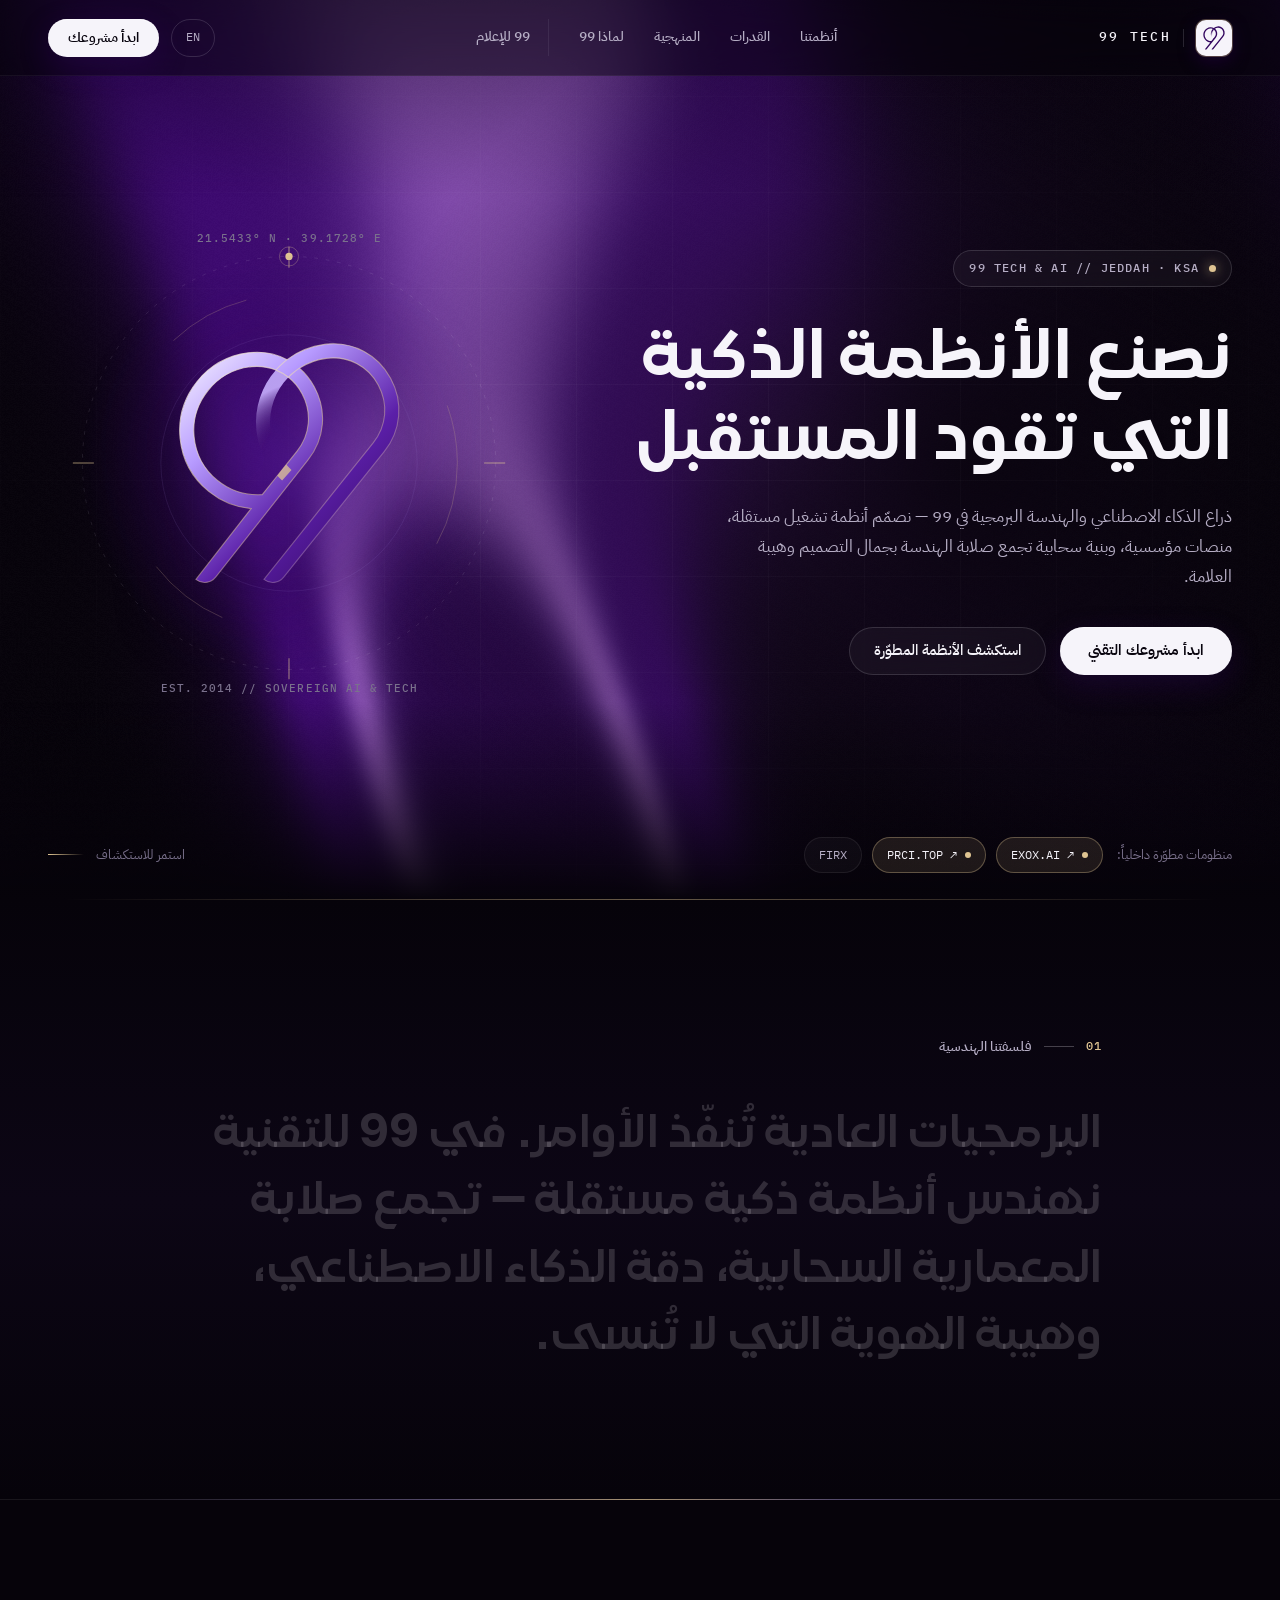
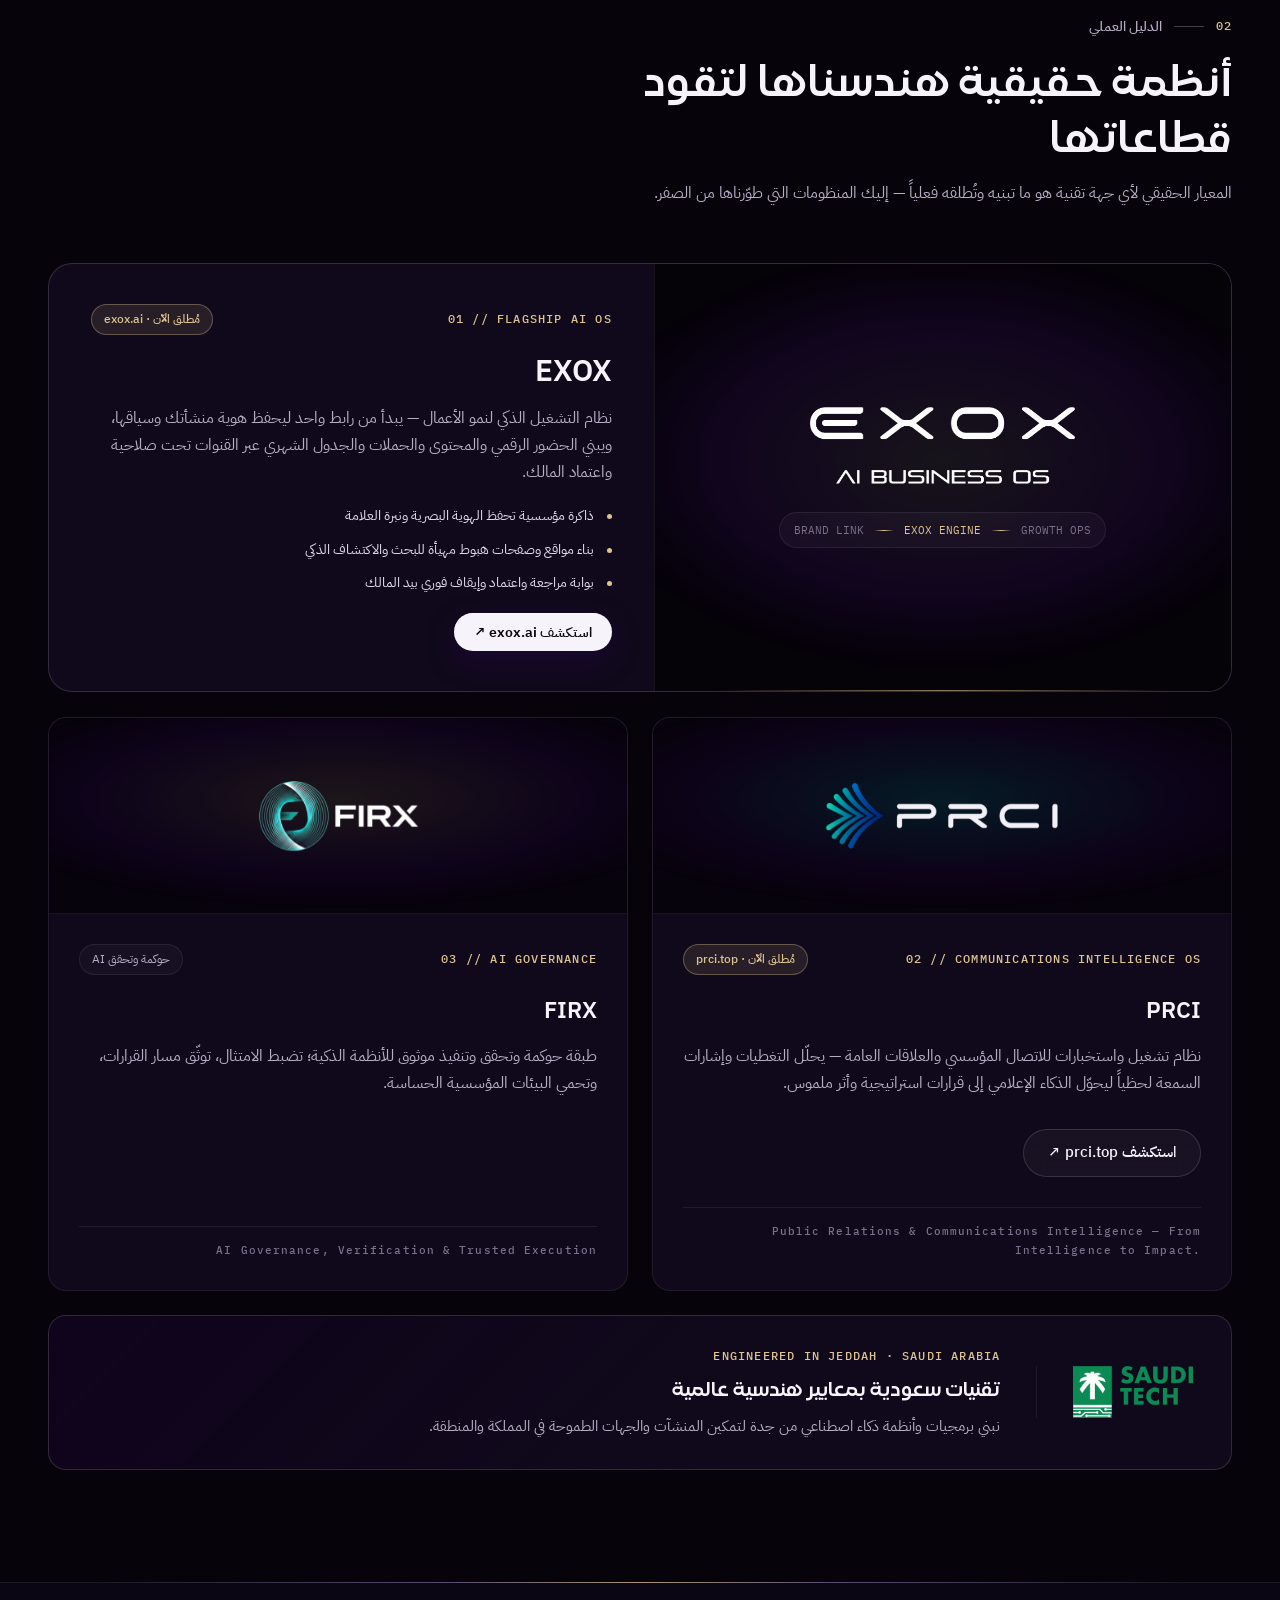
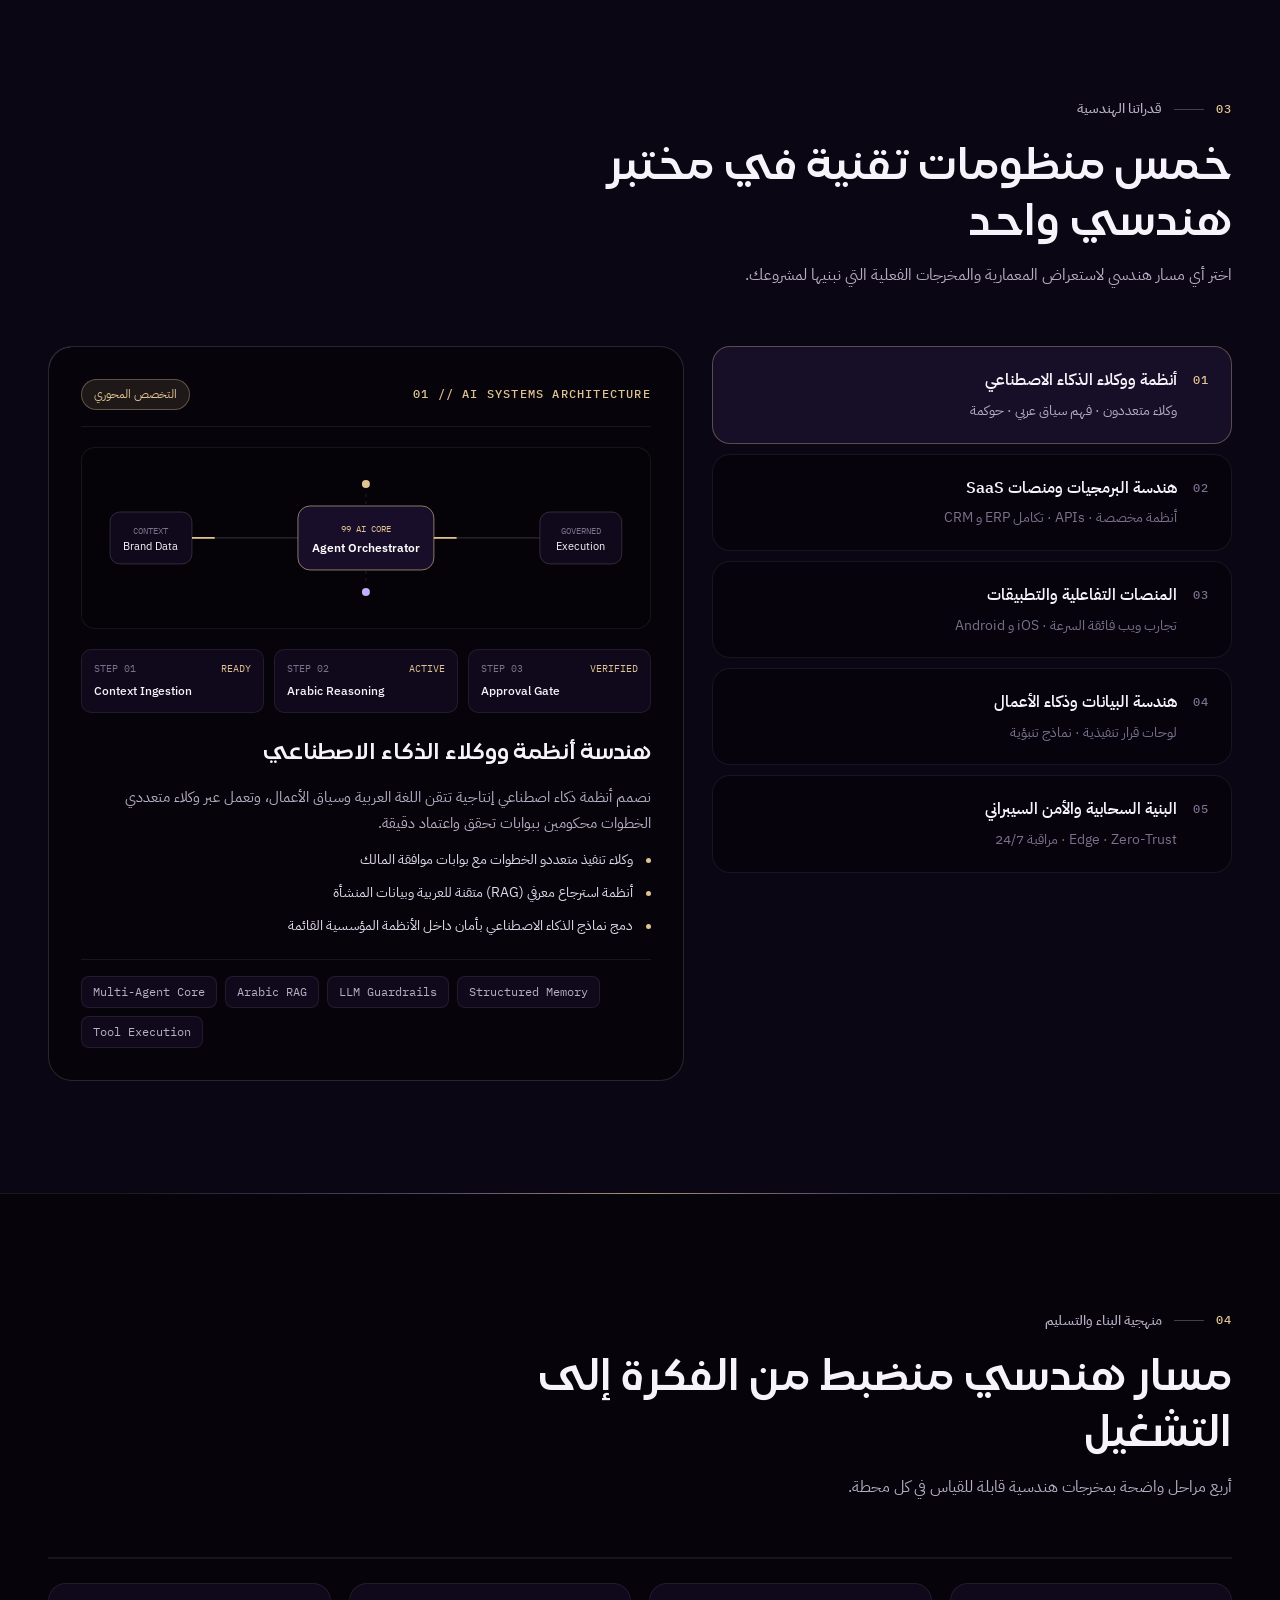
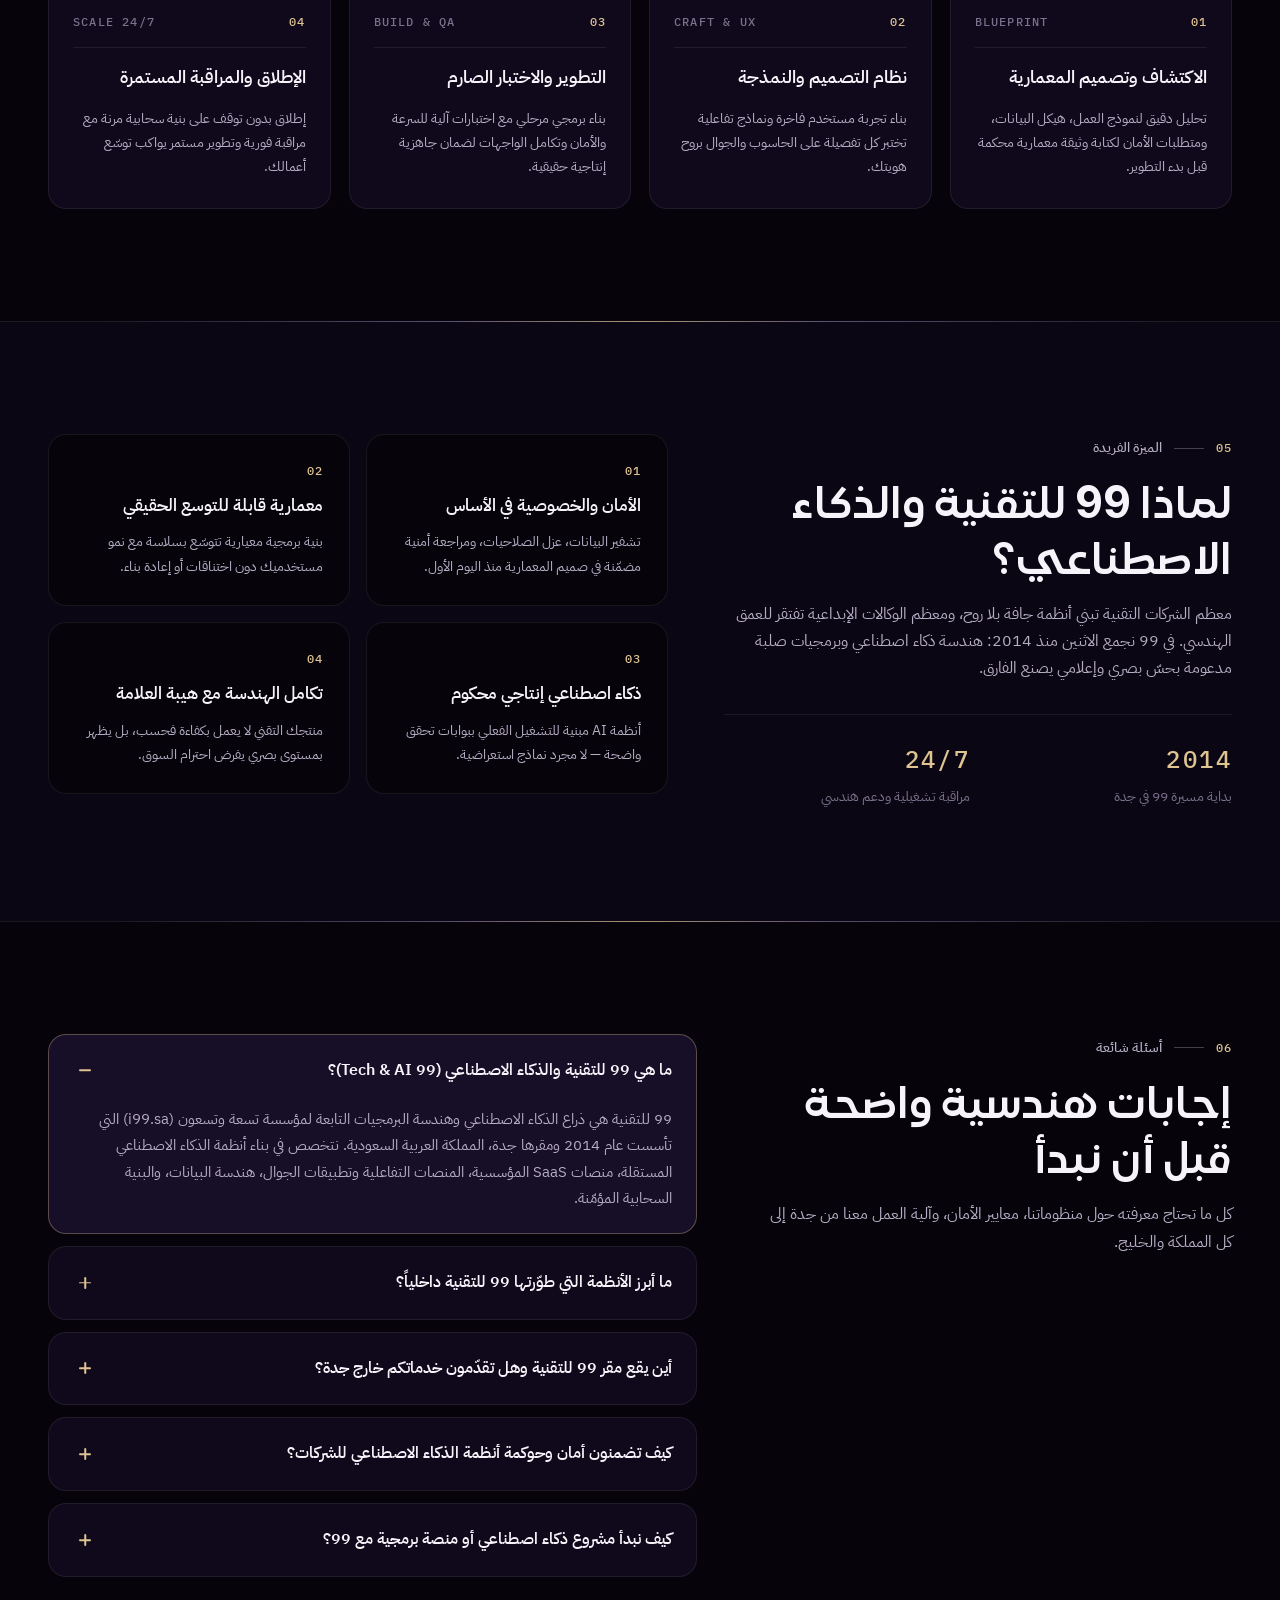
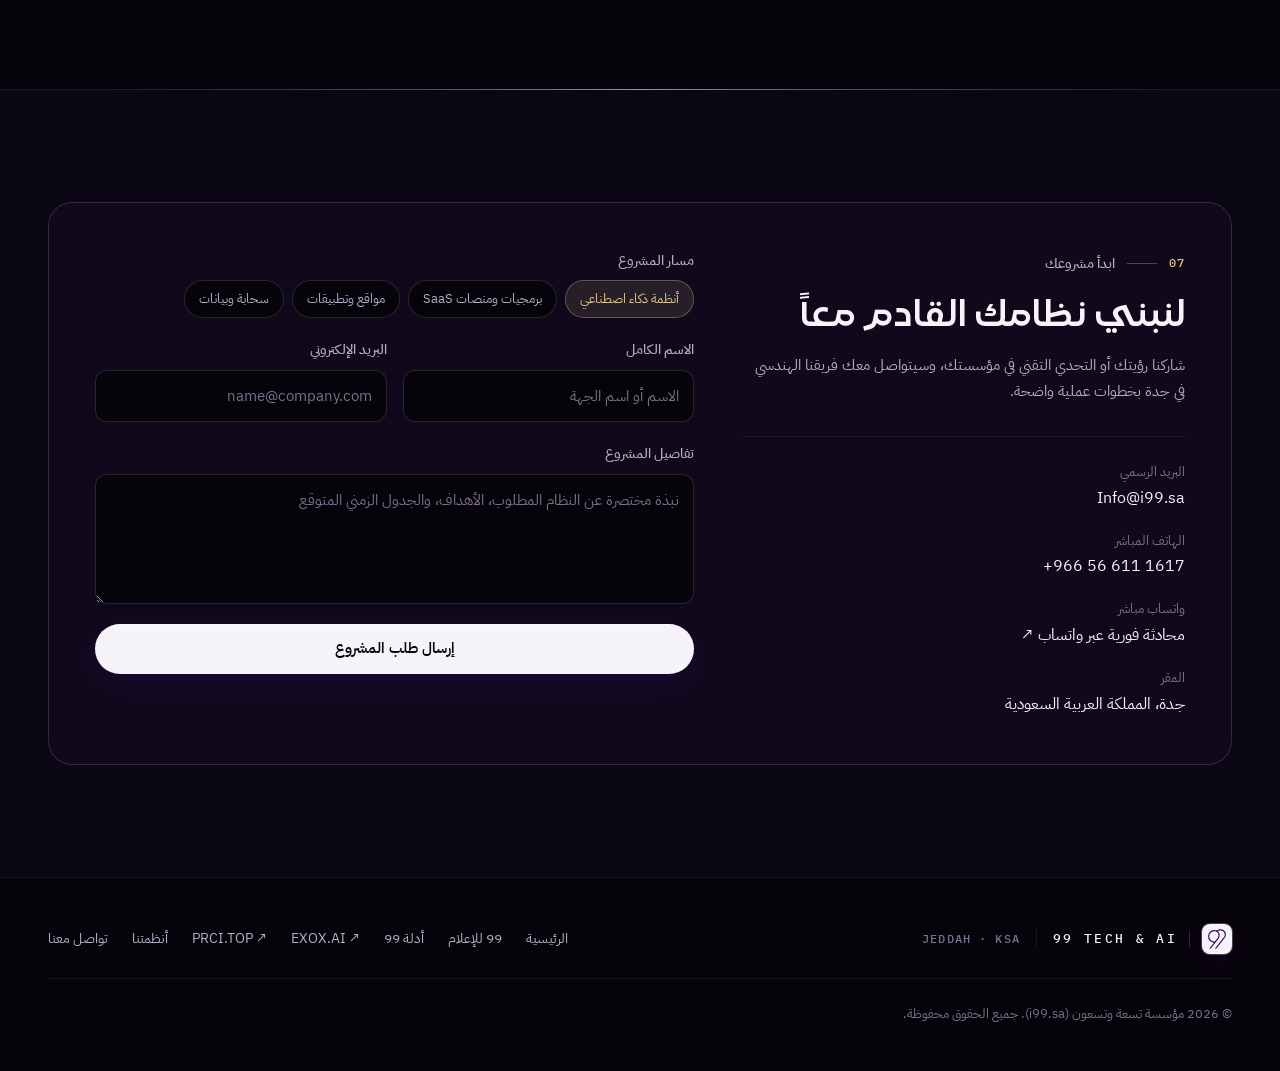
<file: tech/index.html>
<!DOCTYPE html>
<html lang="ar" dir="rtl">

<head>
    <meta charset="UTF-8">
    <meta name="viewport" content="width=device-width, initial-scale=1.0, maximum-scale=5.0">
    <title>99 للتقنية والذكاء الاصطناعي | وكلاء AI وSaaS — جدة</title>
    <meta name="description"
        content="99 للتقنية في جدة: هندسة وكلاء الذكاء الاصطناعي، معالجة اللغة العربية NLP، أتمتة الأعمال، ومنصات SaaS — مطوّرو EXOX وPRCI وFIRX.">
    <meta name="keywords"
        content="99 للتقنية, شركة ذكاء اصطناعي جدة, هندسة برمجيات السعودية, تطوير أنظمة الذكاء الاصطناعي, منصات SaaS, EXOX, PRCI, FIRX, i99.sa, AI engineering Jeddah Saudi Arabia">
    <meta name="author" content="مؤسسة تسعة وتسعون — 99 Media &amp; Tech">
    <meta name="robots" content="index, follow, max-image-preview:large, max-snippet:-1, max-video-preview:-1">
    <meta name="googlebot" content="index, follow, max-image-preview:large, max-snippet:-1, max-video-preview:-1">
    <meta name="theme-color" content="#33075F">
    <meta name="geo.region" content="SA-02">
    <meta name="geo.placename" content="Jeddah, Saudi Arabia">
    <meta name="geo.position" content="21.5433;39.1728">
    <meta name="ICBM" content="21.5433, 39.1728">

    <!-- Canonical, Hreflang & AI Discovery (GEO) -->
    <link rel="canonical" href="https://www.i99.sa/tech/">
    <link rel="alternate" hreflang="ar-SA" href="https://www.i99.sa/tech/">
    <link rel="alternate" hreflang="en" href="https://www.i99.sa/tech/">
    <link rel="alternate" hreflang="x-default" href="https://www.i99.sa/tech/">
    <link rel="alternate" type="text/plain" title="99 Tech &amp; AI — LLMs Knowledge Summary" href="https://www.i99.sa/llms.txt">
    <link rel="alternate" type="text/plain" title="99 Media &amp; Tech — Full AI Knowledge Base" href="https://www.i99.sa/llms-full.txt">
    <link rel="manifest" href="../site.webmanifest">

    <!-- Favicons & Google SERP / Apple Touch Brand Icons (#33075F Pearl Medallion) -->
    <link rel="icon" type="image/svg+xml" href="../img/tech-favicon.svg?v=2026">
    <link rel="icon" type="image/png" sizes="48x48" href="../img/tech-favicon-48.png?v=2026">
    <link rel="icon" type="image/png" sizes="192x192" href="../img/tech-icon-192.png?v=2026">
    <link rel="shortcut icon" type="image/x-icon" href="../favicon.ico?v=2026">
    <link rel="apple-touch-icon" sizes="180x180" href="../apple-touch-icon.png?v=2026">

    <!-- Open Graph (WhatsApp, LinkedIn, Facebook, Telegram, iMessage) -->
    <meta property="og:type" content="website">
    <meta property="og:url" content="https://www.i99.sa/tech/">
    <meta property="og:title" content="99 Tech &amp; AI | هندسة أنظمة الذكاء الاصطناعي والبرمجيات من جدة">
    <meta property="og:description"
        content="ذراع الذكاء الاصطناعي والهندسة البرمجية في 99 من جدة منذ 2014 — مطوّرو EXOX و PRCI و FIRX.">
    <meta property="og:image" content="https://www.i99.sa/img/og-tech.png">
    <meta property="og:image:secure_url" content="https://www.i99.sa/img/og-tech.png">
    <meta property="og:image:type" content="image/png">
    <meta property="og:image:width" content="1200">
    <meta property="og:image:height" content="630">
    <meta property="og:image:alt" content="99 Tech &amp; AI — نصنع الأنظمة الذكية التي تقود المستقبل من جدة">
    <meta property="og:locale" content="ar_SA">
    <meta property="og:locale:alternate" content="en_US">
    <meta property="og:site_name" content="99 Tech &amp; AI | i99.sa">

    <!-- Twitter / X Card -->
    <meta name="twitter:card" content="summary_large_image">
    <meta name="twitter:title" content="99 Tech &amp; AI | هندسة أنظمة الذكاء الاصطناعي والبرمجيات من جدة">
    <meta name="twitter:description"
        content="أنظمة ذكاء اصطناعي مستقلة وبرمجيات مؤسسية وبنية سحابية من جدة — مطوّرو EXOX و PRCI و FIRX.">
    <meta name="twitter:image" content="https://www.i99.sa/img/og-tech.png">
    <meta name="twitter:image:alt" content="99 Tech &amp; AI — Jeddah, Saudi Arabia">

    <!-- JSON-LD @graph Structured Data (SEO + Entity GEO + Answer Engine AEO) -->
    <script type="application/ld+json">
    {
      "@context": "https://schema.org",
      "@graph": [
        {
          "@type": ["Organization", "LocalBusiness"],
          "@id": "https://www.i99.sa/#org",
          "name": "99 للإعلام والتقنية",
          "alternateName": ["99 Media & Tech", "مؤسسة تسعة وتسعون", "99 للإنتاج الإعلامي", "99 للتقنية والذكاء الاصطناعي", "i99.sa"],
          "url": "https://www.i99.sa/",
          "foundingDate": "2014",
          "founder": { "@id": "https://www.i99.sa/#founder" },
          "logo": {
            "@type": "ImageObject",
            "url": "https://www.i99.sa/img/tech-icon-512.png",
            "width": 512,
            "height": 512
          },
          "image": "https://www.i99.sa/img/og-tech.png",
          "email": "Info@i99.sa",
          "telephone": "+966566111617",
          "priceRange": "$$$",
          "address": {
            "@type": "PostalAddress",
            "addressLocality": "Jeddah",
            "addressRegion": "Makkah Province",
            "addressCountry": "SA"
          },
          "areaServed": ["Saudi Arabia", "Jeddah", "Riyadh", "GCC"],
          "knowsAbout": [
            "Enterprise AI Agents & Workflow Automation",
            "Arabic NLP & Arabic-Native RAG Systems",
            "Custom Enterprise SaaS & Software Engineering",
            "Interactive Bilingual Web & Mobile Apps",
            "Data Engineering & Executive BI",
            "Zero-Trust & Self-Hosted Cloud Architecture"
          ],
          "sameAs": [
            "https://exox.ai/",
            "https://prci.top/"
          ],
          "contactPoint": {
            "@type": "ContactPoint",
            "telephone": "+966566111617",
            "email": "Info@i99.sa",
            "contactType": "sales",
            "areaServed": ["SA", "AE", "KW", "QA", "BH", "OM"],
            "availableLanguage": ["Arabic", "English"]
          }
        },
        {
          "@type": "Person",
          "@id": "https://www.i99.sa/#founder",
          "name": "بدر بن عبدالله الشريف",
          "alternateName": ["Badr Al-Sharif", "Badr Abdullah Al-Sharif"],
          "jobTitle": "Founder, Media Consultant & Tech Entrepreneur",
          "worksFor": { "@id": "https://www.i99.sa/#org" }
        },
        {
          "@type": "WebSite",
          "@id": "https://www.i99.sa/#website",
          "url": "https://www.i99.sa/",
          "name": "99 Media & Tech | i99.sa",
          "publisher": { "@id": "https://www.i99.sa/#org" },
          "inLanguage": ["ar-SA", "en"]
        },
        {
          "@type": "WebPage",
          "@id": "https://www.i99.sa/tech/#webpage",
          "url": "https://www.i99.sa/tech/",
          "name": "99 Tech & AI | هندسة أنظمة الذكاء الاصطناعي والبرمجيات من جدة",
          "description": "ذراع الذكاء الاصطناعي والهندسة البرمجية في 99 من جدة منذ 2014 — مطوّرو EXOX و PRCI و FIRX.",
          "isPartOf": { "@id": "https://www.i99.sa/#website" },
          "about": { "@id": "https://www.i99.sa/tech/#service" },
          "primaryImageOfPage": {
            "@type": "ImageObject",
            "url": "https://www.i99.sa/img/og-tech.png",
            "width": 1200,
            "height": 630
          },
          "dateModified": "2026-11-25",
          "inLanguage": "ar-SA",
          "speakable": {
            "@type": "SpeakableSpecification",
            "cssSelector": ["h1", ".hero-lead", ".faq-answer"]
          }
        },
        {
          "@type": "ProfessionalService",
          "@id": "https://www.i99.sa/tech/#service",
          "name": "99 Tech & AI",
          "alternateName": "99 للتقنية والذكاء الاصطناعي",
          "url": "https://www.i99.sa/tech/",
          "image": "https://www.i99.sa/img/og-tech.png",
          "logo": "https://www.i99.sa/img/tech-icon-512.png",
          "telephone": "+966566111617",
          "email": "Info@i99.sa",
          "parentOrganization": { "@id": "https://www.i99.sa/#org" },
          "areaServed": ["SA", "AE", "KW", "QA", "BH", "OM"],
          "address": {
            "@type": "PostalAddress",
            "addressLocality": "Jeddah",
            "addressRegion": "Makkah Province",
            "addressCountry": "SA"
          },
          "geo": {
            "@type": "GeoCoordinates",
            "latitude": 21.5433,
            "longitude": 39.1728
          },
          "hasOfferCatalog": {
            "@type": "OfferCatalog",
            "name": "99 Tech & AI Engineering Capabilities",
            "itemListElement": [
              { "@type": "Offer", "itemOffered": { "@type": "Service", "name": "أنظمة ووكلاء الذكاء الاصطناعي (AI Systems & Autonomous Agents)" } },
              { "@type": "Offer", "itemOffered": { "@type": "Service", "name": "هندسة البرمجيات ومنصات SaaS (Enterprise Software & SaaS)" } },
              { "@type": "Offer", "itemOffered": { "@type": "Service", "name": "المنصات التفاعلية وتطبيقات الجوال (Interactive Web & Mobile Apps)" } },
              { "@type": "Offer", "itemOffered": { "@type": "Service", "name": "هندسة البيانات وذكاء الأعمال (Data Engineering & Executive BI)" } },
              { "@type": "Offer", "itemOffered": { "@type": "Service", "name": "البنية السحابية والأمن السيبراني (Cloud Edge & Zero-Trust Security)" } }
            ]
          }
        },
        {
          "@type": "SoftwareApplication",
          "name": "EXOX",
          "alternateName": "EXOX AI Business Operating System",
          "url": "https://exox.ai/",
          "applicationCategory": "BusinessApplication",
          "operatingSystem": "Web",
          "creator": { "@id": "https://www.i99.sa/#org" },
          "description": "نظام التشغيل الذكي لنمو الأعمال — يبدأ من رابط واحد ليحفظ هوية المنشأة ويبني الحضور الرقمي والمحتوى والحملات تحت صلاحية واعتماد المالك."
        },
        {
          "@type": "SoftwareApplication",
          "name": "PRCI",
          "alternateName": "Public Relations & Communications Intelligence",
          "url": "https://prci.top/",
          "slogan": "From Intelligence to Impact.",
          "applicationCategory": "BusinessApplication",
          "applicationSubCategory": "Institutional Communications Intelligence & Operating System",
          "operatingSystem": "Web",
          "creator": { "@id": "https://www.i99.sa/#org" },
          "description": "نظام تشغيل واستخبارات للاتصال المؤسسي (Public Relations & Communications Intelligence) يحلّل التغطيات وإشارات السمعة لحظياً ليحوّل الذكاء الإعلامي إلى قرارات وأثر مؤسسي ملموس."
        },
        {
          "@type": "SoftwareApplication",
          "name": "FIRX",
          "applicationCategory": "SecurityApplication",
          "operatingSystem": "Cloud",
          "creator": { "@id": "https://www.i99.sa/#org" },
          "description": "طبقة حوكمة وتحقق وتنفيذ موثوق للأنظمة الذكية تضبط الامتثال وتوثّق مسار القرارات المؤسسية."
        },
        {
          "@type": "BreadcrumbList",
          "itemListElement": [
            { "@type": "ListItem", "position": 1, "name": "الرئيسية — 99 Media & Tech", "item": "https://www.i99.sa/" },
            { "@type": "ListItem", "position": 2, "name": "99 للتقنية والذكاء الاصطناعي", "item": "https://www.i99.sa/tech/" }
          ]
        },
        {
          "@type": "FAQPage",
          "mainEntity": [
            {
              "@type": "Question",
              "name": "ما هي 99 للتقنية والذكاء الاصطناعي (99 Tech & AI)؟",
              "acceptedAnswer": {
                "@type": "Answer",
                "text": "99 للتقنية هي ذراع الذكاء الاصطناعي وهندسة البرمجيات التابعة لمؤسسة تسعة وتسعون (i99.sa) التي تأسست عام 2014 ومقرها جدة، المملكة العربية السعودية. تتخصص في بناء أنظمة الذكاء الاصطناعي المستقلة، منصات SaaS المؤسسية، المنصات التفاعلية وتطبيقات الجوال، هندسة البيانات، والبنية السحابية المؤمّنة."
              }
            },
            {
              "@type": "Question",
              "name": "ما أبرز الأنظمة التي طوّرتها 99 للتقنية داخلياً؟",
              "acceptedAnswer": {
                "@type": "Answer",
                "text": "طوّرت 99 ثلاث منظومات رائدة من الصفر: نظام EXOX (exox.ai) كنظام تشغيل ذكي لنمو الأعمال، ومنظومة PRCI (prci.top — Public Relations & Communications Intelligence) كنظام تشغيل واستخبارات للاتصال المؤسسي، ومنظومة FIRX لحوكمة والتحقق من تنفيذ الأنظمة الذكية."
              }
            },
            {
              "@type": "Question",
              "name": "أين يقع مقر 99 للتقنية وهل تقدّم خدماتها خارج جدة؟",
              "acceptedAnswer": {
                "@type": "Answer",
                "text": "يقع المقر الرئيسي في جدة بالمملكة العربية السعودية، ونخدم المنشآت والجهات في جميع مدن المملكة (جدة، الرياض، الشرقية، مكة والمدينة) ودول الخليج والمنطقة."
              }
            },
            {
              "@type": "Question",
              "name": "كيف تضمن 99 أمان وحوكمة أنظمة الذكاء الاصطناعي للشركات؟",
              "acceptedAnswer": {
                "@type": "Answer",
                "text": "تُبنى كل منظومة وفق معمارية Zero-Trust مع عزل كامل لبيانات كل منشأة، وبوابات مراجعة واعتماد وإيقاف فوري بيد المالك، وسجل تدقيق موثّق لجميع قرارات ومخرجات وكلاء الذكاء الاصطناعي."
              }
            },
            {
              "@type": "Question",
              "name": "كيف نبدأ مشروع ذكاء اصطناعي أو منصة برمجية مع 99؟",
              "acceptedAnswer": {
                "@type": "Answer",
                "text": "عبر نموذج طلب المشروع في الصفحة أو التواصل المباشر على البريد Info@i99.sa أو الهاتف +966566111617؛ يبدأ فريقنا في جدة بمرحلة الاكتشاف وتصميم المعمارية (Blueprint) لتحديد النطاق والجدول الزمني بوضوح قبل التنفيذ."
              }
            }
          ]
        }
      ]
    }
    </script>

    <!-- Official 99 Brand Display Typeface -->
    <link rel="preload" href="../assets/fonts/DGAgnadeen-Bold.woff2" as="font" type="font/woff2" crossorigin="anonymous">
    <link rel="preload" href="../assets/fonts/DGAgnadeen-Light.woff2" as="font" type="font/woff2" crossorigin="anonymous">

    <!-- Supporting Precision UI & Monospace Typefaces -->
    <link rel="preconnect" href="https://fonts.googleapis.com">
    <link rel="preconnect" href="https://fonts.gstatic.com" crossorigin>
    <link
        href="https://fonts.googleapis.com/css2?family=IBM+Plex+Mono:wght@400;500&family=IBM+Plex+Sans+Arabic:wght@400;500;600&family=IBM+Plex+Sans:wght@400;500;600&display=swap"
        rel="stylesheet" media="print" onload="this.media='all'">
    <noscript><link href="https://fonts.googleapis.com/css2?family=IBM+Plex+Mono:wght@400;500&family=IBM+Plex+Sans+Arabic:wght@400;500;600&family=IBM+Plex+Sans:wght@400;500;600&display=swap" rel="stylesheet"></noscript>
    <link rel="stylesheet" href="../css/tech.css?v=12.3">

    <!-- Google Analytics 4 (G-SBQ4DKVCV8 — async non-blocking) -->
    <script async src="https://www.googletagmanager.com/gtag/js?id=G-SBQ4DKVCV8"></script>
    <script>
      window.dataLayer = window.dataLayer || [];
      function gtag(){dataLayer.push(arguments);}
      gtag('js', new Date());
      gtag('config', 'G-SBQ4DKVCV8');
    </script>
</head>

<body>
    <a href="#main-content" class="skip-link" data-i18n="t-skip">الانتقال إلى المحتوى الرئيسي</a>

    <!-- ═══ HEADER + CONTINUOUS SCROLL PROGRESS BEAM ═══ -->
    <header class="site-header" id="site-header">
        <div class="container header-inner">
            <a href="../" class="brand-lockup" aria-label="99 Tech &amp; AI">
                <span class="brand-seal" aria-hidden="true">
                    <svg viewBox="0 0 450 450" width="24" height="24" fill="none">
                        <defs>
                            <radialGradient id="hdr-g1" cx="0" cy="0" r="1" gradientUnits="userSpaceOnUse"
                                gradientTransform="matrix(-47.823,-138.298,138.298,-47.823,252.777,223.62)">
                                <stop offset=".507" stop-color="#33075F" stop-opacity="0" />
                                <stop offset="1" stop-color="#33075F" stop-opacity="1" />
                            </radialGradient>
                        </defs>
                        <path fill-rule="evenodd" fill="#33075F"
                            d="m259.1 219.4l-168.4 213.8c-8.9 11.1-25.1 12.9-36.2 4.1l100.9-129.4c-28.2-2.5-55-13.2-77.5-31.5-29.9-24.3-48.5-58.8-52.2-97.2-3.6-37.1 7.3-73.7 30.8-103 23.4-29.3 56.7-48 93.7-52.7q1.7-0.2 3.5-0.4c24.1-2.4 47.4 2.2 67.5 12.8 8.1 4.3 15.7 9.5 22.6 15.5 10.7 9.3 19.8 20.7 27 33.9 23.8 43.8 19.4 95.2-11.7 134.1zm-10.9-121.8c-6.4-11.8-14.8-21.7-24.6-29.5-7-5.5-14.6-10-22.8-13.3-10.8-4.3-22.6-6.6-34.7-6.6q-4.9 0-9.9 0.5-1.4 0.2-2.8 0.3c-62.4 7.9-108.2 65.1-102.1 127.7 3 31.5 18.2 59.8 42.8 79.8 23.2 18.8 52 27.9 81.7 25.9l27.5-34.5 16.3-20.3 19.4-24.3c24.5-30.6 28-71.1 9.2-105.7z" />
                        <path fill="url(#hdr-g1)"
                            d="m190.7 161.2c2 20.9 9.5 40.5 21.5 57.2l-13.8 17.2-2.8 3.5c-17.2-21.5-27.8-47.6-30.5-75.4-3.9-39.8 9.3-79.2 35.7-108.9 8.2 3.3 15.8 7.8 22.8 13.3-24.1 24.7-36.3 58.8-32.9 93.1z" />
                        <path fill="#33075F" d="m212.1 256.5q-4.6-4.1-8.8-8.6l16.3-20.3q4.5 5.1 9.6 9.7z" />
                        <path fill="#33075F"
                            d="m398.5 203.9l-183.5 229.3c-8.8 11.1-25 12.9-36.1 4.1l136.2-170.3 63.3-79.2c24.5-30.6 28-71.1 9.2-105.7-18.5-34-53.8-52.7-92-48.9q-1.4 0.2-2.9 0.3c-17.5 2.2-34.2 8.4-48.9 17.9q-6.8 4.4-12.9 9.8-3.9 3.3-7.3 6.9c-7-5.5-14.6-10-22.8-13.3q6.1-6.9 13.2-13 3.5-3.1 7.2-5.9c20-15.2 43.4-24.7 68.4-27.9q1.7-0.2 3.5-0.4c48.6-4.9 93.5 18.9 117.1 62.2 23.8 43.8 19.3 95.2-11.7 134.1z" />
                    </svg>
                </span>
                <span class="brand-divider" aria-hidden="true"></span>
                <span class="brand-word" dir="ltr">99 TECH</span>
            </a>

            <nav class="nav-links" aria-label="التنقل الرئيسي">
                <a href="#tech-works" data-i18n="t-nav-works">أنظمتنا</a>
                <a href="#tech-services" data-i18n="t-nav-services">القدرات</a>
                <a href="#tech-process" data-i18n="t-nav-process">المنهجية</a>
                <a href="#tech-about" data-i18n="t-nav-why">لماذا 99</a>
                <a href="../media/" class="nav-division" data-i18n="t-nav-media">99 للإعلام</a>
            </nav>

            <div class="header-actions">
                <button id="lang-toggle" class="lang-btn" type="button" aria-label="Switch language">EN</button>
                <a href="#tech-contact" class="btn-primary btn-sm" data-i18n="t-header-cta">ابدأ مشروعك</a>
                <button id="mobile-menu-btn" class="menu-toggle" type="button" aria-expanded="false"
                    aria-controls="mobile-drawer" aria-label="فتح القائمة">
                    <span></span>
                    <span></span>
                </button>
            </div>
        </div>
        <div class="scroll-progress-track" aria-hidden="true">
            <div id="scroll-progress-bar" class="scroll-progress-bar"></div>
        </div>

        <div id="mobile-drawer" class="mobile-drawer" hidden>
            <nav class="mobile-nav" aria-label="قائمة الجوال">
                <a href="#tech-works" data-i18n="t-nav-works">أنظمتنا</a>
                <a href="#tech-services" data-i18n="t-nav-services">القدرات</a>
                <a href="#tech-process" data-i18n="t-nav-process">المنهجية</a>
                <a href="#tech-about" data-i18n="t-nav-why">لماذا 99</a>
                <a href="../media/" data-i18n="t-nav-media">99 للإعلام</a>
                <a href="#tech-contact" class="btn-primary mobile-cta" data-i18n="t-header-cta">ابدأ مشروعك</a>
            </nav>
        </div>
    </header>

    <main id="main-content">

        <!-- ═══════════════════════════════════════════════════════════════════
             ACT I — SOVEREIGN HERO: ROYAL INDIGO (#33075F) SILK SHADER + PARALLAX 99
             ═══════════════════════════════════════════════════════════════════ -->
        <section id="tech-hero" class="hero-cinema">
            <canvas id="silk-shader" class="hero-shader" aria-hidden="true"></canvas>
            <div class="hero-veil" aria-hidden="true"></div>
            <div class="hero-gridlines" aria-hidden="true"></div>

            <div class="container hero-stage-grid">
                <!-- Parallax Editorial Column -->
                <div class="hero-editorial" data-enter data-parallax="0.09">
                    <div class="hero-eyebrow">
                        <span class="pulse-dot" aria-hidden="true"></span>
                        <span class="mono-meta"><bdi dir="ltr">99 TECH &amp; AI // JEDDAH · KSA</bdi></span>
                    </div>

                    <h1 class="hero-headline" data-i18n="t-hero-title">نصنع الأنظمة الذكية التي تقود المستقبل</h1>

                    <p class="hero-lead" data-i18n="t-hero-desc">ذراع الذكاء الاصطناعي والهندسة البرمجية في 99 — نصمّم أنظمة تشغيل مستقلة، منصات مؤسسية، وبنية سحابية تجمع صلابة الهندسة بجمال التصميم وهيبة العلامة.</p>

                    <div class="hero-cta-row">
                        <a href="#tech-contact" class="btn-primary" data-i18n="t-hero-cta">ابدأ مشروعك التقني</a>
                        <a href="#tech-works" class="btn-glass" data-i18n="t-hero-explore">استكشف الأنظمة المطوّرة</a>
                    </div>
                </div>

                <!-- Sculptural Official 99 Monolith Emblem (Royal #33075F × Platinum × Champagne Rim) -->
                <div class="hero-sculpture-wrap" data-enter data-delay="1" data-parallax="-0.14">
                    <div class="sculpture-stage" id="sculpture-stage" aria-hidden="true">
                        <svg class="orbital-rings" viewBox="0 0 460 460" fill="none">
                            <circle cx="230" cy="230" r="216" class="ring-outer" />
                            <circle cx="230" cy="230" r="176" class="ring-mid" />
                            <circle cx="230" cy="230" r="134" class="ring-inner" />
                            <line x1="230" y1="4" x2="230" y2="26" class="ring-tick" />
                            <line x1="230" y1="434" x2="230" y2="456" class="ring-tick" />
                            <line x1="4" y1="230" x2="26" y2="230" class="ring-tick" />
                            <line x1="434" y1="230" x2="456" y2="230" class="ring-tick" />
                            <g class="orbit-beacon">
                                <circle cx="230" cy="14" r="3.8" fill="#DFC492" />
                                <circle cx="230" cy="14" r="10" stroke="#DFC492" stroke-opacity="0.32" stroke-width="1" />
                            </g>
                        </svg>

                        <div class="emblem-99-shell" id="emblem-99-shell">
                            <div class="emblem-halo" aria-hidden="true"></div>
                            <svg class="emblem-99-svg" viewBox="0 0 450 450" fill="none" xmlns="http://www.w3.org/2000/svg">
                                <defs>
                                    <!-- Royal Imperial Indigo (#33075F) + Pearl Platinum Rim -->
                                    <linearGradient id="royal-metal" x1="35" y1="25" x2="410" y2="425"
                                        gradientUnits="userSpaceOnUse">
                                        <stop offset="0%" stop-color="#F6F2FF" />
                                        <stop offset="28%" stop-color="#B79BFF" />
                                        <stop offset="62%" stop-color="#5B1FA8" />
                                        <stop offset="100%" stop-color="#33075F" />
                                    </linearGradient>
                                    <radialGradient id="royal-overlap" cx="0" cy="0" r="1"
                                        gradientUnits="userSpaceOnUse"
                                        gradientTransform="matrix(-47.823,-138.298,138.298,-47.823,252.777,223.62)">
                                        <stop offset=".507" stop-color="#33075F" stop-opacity="0" />
                                        <stop offset="1" stop-color="#C8B0FF" stop-opacity="0.9" />
                                    </radialGradient>
                                    <linearGradient id="champagne-rim" x1="0" y1="0" x2="450" y2="450"
                                        gradientUnits="userSpaceOnUse">
                                        <stop offset="0%" stop-color="#F8F5FF" stop-opacity="0.85" />
                                        <stop offset="50%" stop-color="#DFC492" stop-opacity="0.55" />
                                        <stop offset="100%" stop-color="#8B5CF6" stop-opacity="0.25" />
                                    </linearGradient>
                                </defs>
                                <path fill-rule="evenodd" fill="url(#royal-metal)" stroke="url(#champagne-rim)" stroke-width="2"
                                    d="m259.1 219.4l-168.4 213.8c-8.9 11.1-25.1 12.9-36.2 4.1l100.9-129.4c-28.2-2.5-55-13.2-77.5-31.5-29.9-24.3-48.5-58.8-52.2-97.2-3.6-37.1 7.3-73.7 30.8-103 23.4-29.3 56.7-48 93.7-52.7q1.7-0.2 3.5-0.4c24.1-2.4 47.4 2.2 67.5 12.8 8.1 4.3 15.7 9.5 22.6 15.5 10.7 9.3 19.8 20.7 27 33.9 23.8 43.8 19.4 95.2-11.7 134.1zm-10.9-121.8c-6.4-11.8-14.8-21.7-24.6-29.5-7-5.5-14.6-10-22.8-13.3-10.8-4.3-22.6-6.6-34.7-6.6q-4.9 0-9.9 0.5-1.4 0.2-2.8 0.3c-62.4 7.9-108.2 65.1-102.1 127.7 3 31.5 18.2 59.8 42.8 79.8 23.2 18.8 52 27.9 81.7 25.9l27.5-34.5 16.3-20.3 19.4-24.3c24.5-30.6 28-71.1 9.2-105.7z" />
                                <path fill="url(#royal-overlap)"
                                    d="m190.7 161.2c2 20.9 9.5 40.5 21.5 57.2l-13.8 17.2-2.8 3.5c-17.2-21.5-27.8-47.6-30.5-75.4-3.9-39.8 9.3-79.2 35.7-108.9 8.2 3.3 15.8 7.8 22.8 13.3-24.1 24.7-36.3 58.8-32.9 93.1z" />
                                <path fill="#DFC492" fill-opacity="0.75"
                                    d="m212.1 256.5q-4.6-4.1-8.8-8.6l16.3-20.3q4.5 5.1 9.6 9.7z" />
                                <path fill="url(#royal-metal)" stroke="url(#champagne-rim)" stroke-width="2"
                                    d="m398.5 203.9l-183.5 229.3c-8.8 11.1-25 12.9-36.1 4.1l136.2-170.3 63.3-79.2c24.5-30.6 28-71.1 9.2-105.7-18.5-34-53.8-52.7-92-48.9q-1.4 0.2-2.9 0.3c-17.5 2.2-34.2 8.4-48.9 17.9q-6.8 4.4-12.9 9.8-3.9 3.3-7.3 6.9c-7-5.5-14.6-10-22.8-13.3q6.1-6.9 13.2-13 3.5-3.1 7.2-5.9c20-15.2 43.4-24.7 68.4-27.9q1.7-0.2 3.5-0.4c48.6-4.9 93.5 18.9 117.1 62.2 23.8 43.8 19.3 95.2-11.7 134.1z" />
                            </svg>
                        </div>

                        <span class="coord-tag coord-top mono-meta" dir="ltr">21.5433° N · 39.1728° E</span>
                        <span class="coord-tag coord-bottom mono-meta" dir="ltr">EST. 2014 // SOVEREIGN AI &amp; TECH</span>
                    </div>
                </div>
            </div>

            <!-- Hero Bottom Architectural Dock -->
            <div class="hero-dock-wrap" data-enter data-delay="2">
                <div class="container hero-dock">
                    <div class="dock-systems">
                        <span class="dock-caption" data-i18n="t-dock-label">منظومات مطوّرة داخلياً:</span>
                        <a href="https://exox.ai" target="_blank" rel="noopener noreferrer" class="dock-pill is-live">
                            <span class="dock-dot" aria-hidden="true"></span>
                            <span dir="ltr">EXOX.AI ↗</span>
                        </a>
                        <a href="https://prci.top" target="_blank" rel="noopener noreferrer" class="dock-pill is-live">
                            <span class="dock-dot" aria-hidden="true"></span>
                            <span dir="ltr">PRCI.TOP ↗</span>
                        </a>
                        <a href="#work-firx" class="dock-pill"><span dir="ltr">FIRX</span></a>
                    </div>
                    <a href="#manifesto" class="scroll-cue" aria-label="Scroll down">
                        <span class="scroll-label" data-i18n="t-scroll-cue">استمر للاستكشاف</span>
                        <span class="scroll-line" aria-hidden="true"></span>
                    </a>
                </div>
            </div>
            <div class="hero-horizon-line" aria-hidden="true"></div>
        </section>

        <!-- ═══════════════════════════════════════════════════════════════════
             ACT II — SCROLL-SCRUBBED CINEMATIC MANIFESTO
             ═══════════════════════════════════════════════════════════════════ -->
        <section id="manifesto" class="manifesto-section">
            <div class="container manifesto-inner">
                <div class="section-index">
                    <span class="mono-meta accent"><bdi dir="ltr">01</bdi></span>
                    <span class="index-rule" aria-hidden="true"></span>
                    <span class="eyebrow-text" data-i18n="t-manifesto-eyebrow">فلسفتنا الهندسية</span>
                </div>
                <p id="manifesto-text" class="manifesto-copy" aria-label="فلسفة 99 للتقنية"></p>
            </div>
        </section>

        <!-- ═══════════════════════════════════════════════════════════════════
             ACT III — FLAGSHIP SYSTEMS WITH CONIC BORDER BEAM & DEPTH STAGES
             ═══════════════════════════════════════════════════════════════════ -->
        <section id="tech-works" class="section-block">
            <div class="container">
                <div class="section-head reveal">
                    <div class="section-index">
                        <span class="mono-meta accent"><bdi dir="ltr">02</bdi></span>
                        <span class="index-rule" aria-hidden="true"></span>
                        <span class="eyebrow-text" data-i18n="t-works-eyebrow">الدليل العملي</span>
                    </div>
                    <h2 class="section-title" data-i18n="t-works-title">أنظمة حقيقية هندسناها لتقود قطاعاتها</h2>
                    <p class="section-sub" data-i18n="t-works-sub">المعيار الحقيقي لأي جهة تقنية هو ما تبنيه وتُطلقه فعلياً — إليك المنظومات التي طوّرناها من الصفر.</p>
                </div>

                <!-- MONOLITH 01: EXOX (With 2026 Animated Conic Border Beam) -->
                <article class="monolith-flagship border-beam-card specular-card reveal" id="work-exox">
                    <div class="monolith-visual" data-depth-stage>
                        <div class="monolith-aura aura-exox" aria-hidden="true"></div>
                        <a href="https://exox.ai" target="_blank" rel="noopener noreferrer" class="monolith-logo-btn"
                            data-depth-layer aria-label="EXOX — https://exox.ai">
                            <img src="../img/works/exox.png" alt="EXOX — AI Business Operating System"
                                class="monolith-logo logo-exox" loading="lazy">
                        </a>

                        <div class="stage-signal" dir="ltr" aria-hidden="true">
                            <span>BRAND LINK</span>
                            <i class="sig-line"></i>
                            <span class="sig-core">EXOX ENGINE</span>
                            <i class="sig-line"></i>
                            <span>GROWTH OPS</span>
                        </div>
                        <div class="stage-horizon-beam" aria-hidden="true"></div>
                    </div>

                    <div class="monolith-body">
                        <div class="monolith-top">
                            <span class="mono-meta accent"><bdi dir="ltr">01 // FLAGSHIP AI OS</bdi></span>
                            <span class="live-pill" data-i18n="t-work1-status">مُطلق الآن · exox.ai</span>
                        </div>

                        <h3 class="monolith-title">
                            <a href="https://exox.ai" target="_blank" rel="noopener noreferrer"><bdi dir="ltr">EXOX</bdi></a>
                        </h3>
                        <p class="monolith-desc" data-i18n="t-work1-long">نظام التشغيل الذكي لنمو الأعمال — يبدأ من رابط واحد ليحفظ هوية منشأتك وسياقها، ويبني الحضور الرقمي والمحتوى والحملات والجدول الشهري عبر القنوات تحت صلاحية واعتماد المالك.</p>

                        <ul class="monolith-specs">
                            <li data-i18n="t-work1-p1">ذاكرة مؤسسية تحفظ الهوية البصرية ونبرة العلامة</li>
                            <li data-i18n="t-work1-p2">بناء مواقع وصفحات هبوط مهيأة للبحث والاكتشاف الذكي</li>
                            <li data-i18n="t-work1-p3">بوابة مراجعة واعتماد وإيقاف فوري بيد المالك</li>
                        </ul>

                        <div class="monolith-actions">
                            <a href="https://exox.ai" target="_blank" rel="noopener noreferrer" class="btn-primary btn-sm"
                                data-i18n="t-work1-cta">استكشف exox.ai ↗</a>
                        </div>
                    </div>
                </article>

                <!-- MONOLITHS 02 & 03: PRCI + FIRX -->
                <div class="monolith-pair">
                    <article class="monolith-card specular-card reveal" id="work-prci">
                        <div class="monolith-card-stage" data-depth-stage>
                            <div class="monolith-aura aura-pr" aria-hidden="true"></div>
                            <a href="https://prci.top" target="_blank" rel="noopener noreferrer" class="monolith-logo-btn"
                                data-depth-layer aria-label="PRCI — Public Relations &amp; Communications Intelligence">
                                <img src="../img/works/prci.png"
                                    alt="PRCI — Public Relations &amp; Communications Intelligence"
                                    class="monolith-logo logo-prci" loading="lazy">
                            </a>
                        </div>
                        <div class="monolith-card-body">
                            <div class="monolith-top">
                                <span class="mono-meta accent"><bdi dir="ltr">02 // COMMUNICATIONS INTELLIGENCE OS</bdi></span>
                                <span class="live-pill" data-i18n="t-work2-tag">مُطلق الآن · prci.top</span>
                            </div>
                            <h3 class="monolith-sub-title">
                                <a href="https://prci.top" target="_blank" rel="noopener noreferrer"><bdi dir="ltr">PRCI</bdi></a>
                            </h3>
                            <p class="monolith-desc" data-i18n="t-work2-long">نظام تشغيل واستخبارات للاتصال المؤسسي والعلاقات العامة — يحلّل التغطيات وإشارات السمعة لحظياً ليحوّل الذكاء الإعلامي إلى قرارات استراتيجية وأثر ملموس.</p>
                            <div class="monolith-actions" style="margin-block-start:18px;margin-block-end:16px;">
                                <a href="https://prci.top" target="_blank" rel="noopener noreferrer" class="btn-glass btn-sm"
                                    data-i18n="t-work2-cta">استكشف prci.top ↗</a>
                            </div>
                            <div class="monolith-foot mono-meta"><bdi dir="ltr">Public Relations &amp; Communications Intelligence — From Intelligence to Impact.</bdi></div>
                        </div>
                    </article>

                    <article class="monolith-card specular-card reveal" data-delay="1" id="work-firx">
                        <div class="monolith-card-stage" data-depth-stage>
                            <div class="monolith-aura aura-firx" aria-hidden="true"></div>
                            <img src="../img/works/firx.png"
                                alt="FIRX — AI Governance, Verification &amp; Trusted Execution"
                                class="monolith-logo logo-firx" data-depth-layer loading="lazy">
                        </div>
                        <div class="monolith-card-body">
                            <div class="monolith-top">
                                <span class="mono-meta accent"><bdi dir="ltr">03 // AI GOVERNANCE</bdi></span>
                                <span class="soft-chip" data-i18n="t-work3-tag">حوكمة وتحقق AI</span>
                            </div>
                            <h3 class="monolith-sub-title"><bdi dir="ltr">FIRX</bdi></h3>
                            <p class="monolith-desc" data-i18n="t-work3-long">طبقة حوكمة وتحقق وتنفيذ موثوق للأنظمة الذكية؛ تضبط الامتثال، توثّق مسار القرارات، وتحمي البيئات المؤسسية الحساسة.</p>
                            <div class="monolith-foot mono-meta"><bdi dir="ltr">AI Governance, Verification &amp; Trusted Execution</bdi></div>
                        </div>
                    </article>
                </div>

                <!-- SAUDI TECH Sovereign Monument Strip -->
                <div class="saudi-monument specular-card reveal">
                    <div class="saudi-seal-frame">
                        <img src="../img/saudi-tech.png" alt="SAUDI TECH" class="saudi-seal-img" loading="lazy">
                    </div>
                    <div class="saudi-seal-copy">
                        <span class="mono-meta accent"><bdi dir="ltr">ENGINEERED IN JEDDAH · SAUDI ARABIA</bdi></span>
                        <h3 data-i18n="t-saudi-title">تقنيات سعودية بمعايير هندسية عالمية</h3>
                        <p data-i18n="t-saudi-desc">نبني برمجيات وأنظمة ذكاء اصطناعي من جدة لتمكين المنشآت والجهات الطموحة في المملكة والمنطقة.</p>
                    </div>
                </div>
            </div>
        </section>

        <!-- ═══════════════════════════════════════════════════════════════════
             ACT IV — INTERACTIVE ARCHITECTURE EXPLORER + LIVE EXECUTION TRACE
             ═══════════════════════════════════════════════════════════════════ -->
        <section id="tech-services" class="section-block section-velvet">
            <div class="container">
                <div class="section-head reveal">
                    <div class="section-index">
                        <span class="mono-meta accent"><bdi dir="ltr">03</bdi></span>
                        <span class="index-rule" aria-hidden="true"></span>
                        <span class="eyebrow-text" data-i18n="t-services-eyebrow">قدراتنا الهندسية</span>
                    </div>
                    <h2 class="section-title" data-i18n="t-services-title">خمس منظومات تقنية في مختبر هندسي واحد</h2>
                    <p class="section-sub" data-i18n="t-services-sub">اختر أي مسار هندسي لاستعراض المعمارية ومسار التنفيذ اللحظي والمخرجات الفعلية.</p>
                </div>

                <div class="explorer-layout reveal">
                    <!-- Selector Rail -->
                    <div class="explorer-rail" role="tablist" aria-label="القدرات الهندسية">
                        <button type="button" class="rail-item is-active" role="tab" aria-selected="true" data-cap="ai">
                            <span class="rail-num mono-meta"><bdi dir="ltr">01</bdi></span>
                            <div class="rail-copy">
                                <strong data-i18n="t-cap-ai-t">أنظمة ووكلاء الذكاء الاصطناعي</strong>
                                <span data-i18n="t-cap-ai-s">وكلاء متعددون · فهم سياق عربي · حوكمة</span>
                            </div>
                        </button>

                        <button type="button" class="rail-item" role="tab" aria-selected="false" data-cap="software">
                            <span class="rail-num mono-meta"><bdi dir="ltr">02</bdi></span>
                            <div class="rail-copy">
                                <strong data-i18n="t-cap-sw-t">هندسة البرمجيات ومنصات SaaS</strong>
                                <span data-i18n="t-cap-sw-s">أنظمة مخصصة · APIs · تكامل ERP و CRM</span>
                            </div>
                        </button>

                        <button type="button" class="rail-item" role="tab" aria-selected="false" data-cap="interfaces">
                            <span class="rail-num mono-meta"><bdi dir="ltr">03</bdi></span>
                            <div class="rail-copy">
                                <strong data-i18n="t-cap-ui-t">المنصات التفاعلية والتطبيقات</strong>
                                <span data-i18n="t-cap-ui-s">تجارب ويب فائقة السرعة · iOS و Android</span>
                            </div>
                        </button>

                        <button type="button" class="rail-item" role="tab" aria-selected="false" data-cap="data">
                            <span class="rail-num mono-meta"><bdi dir="ltr">04</bdi></span>
                            <div class="rail-copy">
                                <strong data-i18n="t-cap-dt-t">هندسة البيانات وذكاء الأعمال</strong>
                                <span data-i18n="t-cap-dt-s">لوحات قرار تنفيذية · نماذج تنبؤية</span>
                            </div>
                        </button>

                        <button type="button" class="rail-item" role="tab" aria-selected="false" data-cap="cloud">
                            <span class="rail-num mono-meta"><bdi dir="ltr">05</bdi></span>
                            <div class="rail-copy">
                                <strong data-i18n="t-cap-cl-t">البنية السحابية والأمن السيبراني</strong>
                                <span data-i18n="t-cap-cl-s">Edge · Zero-Trust · مراقبة 24/7</span>
                            </div>
                        </button>
                    </div>

                    <!-- Sticky Interactive Blueprint + Live Trace Viewport -->
                    <div class="explorer-viewport border-beam-card specular-card" role="tabpanel" id="cap-viewport">
                        <div class="vp-head">
                            <span class="mono-meta accent" id="vp-code" dir="ltr">01 // AI SYSTEMS ARCHITECTURE</span>
                            <span class="vp-pill" id="vp-tag">التخصص المحوري</span>
                        </div>

                        <div class="vp-diagram" id="vp-diagram" dir="ltr" aria-hidden="true"></div>

                        <!-- 2026 Signature Component: Live Execution Telemetry Trace -->
                        <div class="vp-trace" id="vp-trace" dir="ltr" aria-hidden="true"></div>

                        <div class="vp-content">
                            <h3 class="vp-title" id="vp-title">هندسة أنظمة ووكلاء الذكاء الاصطناعي</h3>
                            <p class="vp-desc" id="vp-desc">نصمم أنظمة ذكاء اصطناعي إنتاجية تتقن اللغة العربية وسياق الأعمال، وتعمل عبر وكلاء متعددي الخطوات محكومين ببوابات تحقق واعتماد دقيقة.</p>
                            <ul class="vp-deliverables" id="vp-list"></ul>
                        </div>

                        <div class="vp-stack-row" id="vp-stack" dir="ltr"></div>
                    </div>
                </div>
            </div>
        </section>

        <!-- ═══════════════════════════════════════════════════════════════════
             ACT V — SCROLL-LINKED DELIVERY PIPELINE
             ═══════════════════════════════════════════════════════════════════ -->
        <section id="tech-process" class="section-block">
            <div class="container">
                <div class="section-head reveal">
                    <div class="section-index">
                        <span class="mono-meta accent"><bdi dir="ltr">04</bdi></span>
                        <span class="index-rule" aria-hidden="true"></span>
                        <span class="eyebrow-text" data-i18n="t-process-eyebrow">منهجية البناء والتسليم</span>
                    </div>
                    <h2 class="section-title" data-i18n="t-process-title">مسار هندسي منضبط من الفكرة إلى التشغيل</h2>
                    <p class="section-sub" data-i18n="t-process-sub">أربع مراحل واضحة بمخرجات هندسية قابلة للقياس في كل محطة.</p>
                </div>

                <!-- Scroll-Lit Progress Spine -->
                <div class="pipeline-spine" aria-hidden="true">
                    <div id="pipeline-fill" class="pipeline-fill"></div>
                </div>

                <div class="pipeline-row reveal">
                    <article class="pipe-card specular-card">
                        <div class="pipe-top">
                            <span class="mono-meta accent"><bdi dir="ltr">01</bdi></span>
                            <span class="mono-meta muted"><bdi dir="ltr">BLUEPRINT</bdi></span>
                        </div>
                        <h3 data-i18n="t-step1-title">الاكتشاف وتصميم المعمارية</h3>
                        <p data-i18n="t-step1-desc">تحليل دقيق لنموذج العمل، هيكل البيانات، ومتطلبات الأمان لكتابة وثيقة معمارية محكمة قبل بدء التطوير.</p>
                    </article>

                    <article class="pipe-card specular-card">
                        <div class="pipe-top">
                            <span class="mono-meta accent"><bdi dir="ltr">02</bdi></span>
                            <span class="mono-meta muted"><bdi dir="ltr">CRAFT &amp; UX</bdi></span>
                        </div>
                        <h3 data-i18n="t-step2-title">نظام التصميم والنمذجة</h3>
                        <p data-i18n="t-step2-desc">بناء تجربة مستخدم فاخرة ونماذج تفاعلية تختبر كل تفصيلة على الحاسوب والجوال بروح هويتك.</p>
                    </article>

                    <article class="pipe-card specular-card">
                        <div class="pipe-top">
                            <span class="mono-meta accent"><bdi dir="ltr">03</bdi></span>
                            <span class="mono-meta muted"><bdi dir="ltr">BUILD &amp; QA</bdi></span>
                        </div>
                        <h3 data-i18n="t-step3-title">التطوير والاختبار الصارم</h3>
                        <p data-i18n="t-step3-desc">بناء برمجي مرحلي مع اختبارات آلية للسرعة والأمان وتكامل الواجهات لضمان جاهزية إنتاجية حقيقية.</p>
                    </article>

                    <article class="pipe-card specular-card">
                        <div class="pipe-top">
                            <span class="mono-meta accent"><bdi dir="ltr">04</bdi></span>
                            <span class="mono-meta muted"><bdi dir="ltr">SCALE 24/7</bdi></span>
                        </div>
                        <h3 data-i18n="t-step4-title">الإطلاق والمراقبة المستمرة</h3>
                        <p data-i18n="t-step4-desc">إطلاق بدون توقف على بنية سحابية مرنة مع مراقبة فورية وتطوير مستمر يواكب توسّع أعمالك.</p>
                    </article>
                </div>
            </div>
        </section>

        <!-- ═══════════════════════════════════════════════════════════════════
             ACT VI — WHY 99 TECH (SOVEREIGN ENGINEERING × MEDIA SINCE 2014)
             ═══════════════════════════════════════════════════════════════════ -->
        <section id="tech-about" class="section-block section-velvet">
            <div class="container">
                <div class="why-grid reveal">
                    <div class="why-editorial">
                        <div class="section-index">
                            <span class="mono-meta accent"><bdi dir="ltr">05</bdi></span>
                            <span class="index-rule" aria-hidden="true"></span>
                            <span class="eyebrow-text" data-i18n="t-about-eyebrow">الميزة الفريدة</span>
                        </div>
                        <h2 class="section-title" data-i18n="t-about-title">لماذا 99 للتقنية والذكاء الاصطناعي؟</h2>
                        <p class="why-desc" data-i18n="t-about-desc">معظم الشركات التقنية تبني أنظمة جافة بلا روح، ومعظم الوكالات الإبداعية تفتقر للعمق الهندسي. في 99 نجمع الاثنين منذ 2014: هندسة ذكاء اصطناعي وبرمجيات صلبة مدعومة بحسّ بصري وإعلامي يصنع الفارق.</p>

                        <div class="why-metrics">
                            <div class="why-metric">
                                <span class="metric-num mono-meta"><bdi dir="ltr">2014</bdi></span>
                                <span class="metric-lbl" data-i18n="t-stat1">بداية مسيرة 99 في جدة</span>
                            </div>
                            <div class="why-metric">
                                <span class="metric-num mono-meta"><bdi dir="ltr">24/7</bdi></span>
                                <span class="metric-lbl" data-i18n="t-stat3">مراقبة تشغيلية ودعم هندسي</span>
                            </div>
                        </div>
                    </div>

                    <div class="pillars-2x2">
                        <div class="pillar-box specular-card">
                            <span class="pillar-num mono-meta accent"><bdi dir="ltr">01</bdi></span>
                            <h3 data-i18n="t-p1-title">الأمان والخصوصية في الأساس</h3>
                            <p data-i18n="t-p1-desc">تشفير البيانات، عزل الصلاحيات، ومراجعة أمنية مضمّنة في صميم المعمارية منذ اليوم الأول.</p>
                        </div>

                        <div class="pillar-box specular-card">
                            <span class="pillar-num mono-meta accent"><bdi dir="ltr">02</bdi></span>
                            <h3 data-i18n="t-p2-title">معمارية قابلة للتوسع الحقيقي</h3>
                            <p data-i18n="t-p2-desc">بنية برمجية معيارية تتوسّع بسلاسة مع نمو مستخدميك دون اختناقات أو إعادة بناء.</p>
                        </div>

                        <div class="pillar-box specular-card">
                            <span class="pillar-num mono-meta accent"><bdi dir="ltr">03</bdi></span>
                            <h3 data-i18n="t-p3-title">ذكاء اصطناعي إنتاجي محكوم</h3>
                            <p data-i18n="t-p3-desc">أنظمة AI مبنية للتشغيل الفعلي ببوابات تحقق واضحة — لا مجرد نماذج استعراضية.</p>
                        </div>

                        <div class="pillar-box specular-card">
                            <span class="pillar-num mono-meta accent"><bdi dir="ltr">04</bdi></span>
                            <h3 data-i18n="t-p4-title">تكامل الهندسة مع هيبة العلامة</h3>
                            <p data-i18n="t-p4-desc">منتجك التقني لا يعمل بكفاءة فحسب، بل يظهر بمستوى بصري يفرض احترام السوق.</p>
                        </div>
                    </div>
                </div>
            </div>
        </section>

        <!-- ═══════════════════════════════════════════════════════════════════
             ACT VI.B — ARCHITECTURAL FAQ (AEO & GEO ANSWER AUTHORITY)
             ═══════════════════════════════════════════════════════════════════ -->
        <section id="tech-faq" class="section-block">
            <div class="container faq-layout">
                <div class="section-head reveal">
                    <div class="section-index">
                        <span class="mono-meta accent"><bdi dir="ltr">06</bdi></span>
                        <span class="index-rule" aria-hidden="true"></span>
                        <span class="eyebrow-text" data-i18n="t-faq-eyebrow">أسئلة شائعة</span>
                    </div>
                    <h2 class="section-title" data-i18n="t-faq-title">إجابات هندسية واضحة قبل أن نبدأ</h2>
                    <p class="section-sub" data-i18n="t-faq-sub">كل ما تحتاج معرفته حول منظوماتنا، معايير الأمان، وآلية العمل معنا من جدة إلى كل المملكة والخليج.</p>
                </div>

                <div class="faq-list reveal">
                    <details class="faq-item specular-card" open>
                        <summary class="faq-q">
                            <span data-i18n="t-faq1-q">ما هي 99 للتقنية والذكاء الاصطناعي (99 Tech &amp; AI)؟</span>
                            <span class="faq-plus" aria-hidden="true"></span>
                        </summary>
                        <p class="faq-a" data-i18n="t-faq1-a">99 للتقنية هي ذراع الذكاء الاصطناعي وهندسة البرمجيات التابعة لمؤسسة تسعة وتسعون (i99.sa) التي تأسست عام 2014 ومقرها جدة، المملكة العربية السعودية. نتخصص في بناء أنظمة الذكاء الاصطناعي المستقلة، منصات SaaS المؤسسية، المنصات التفاعلية وتطبيقات الجوال، هندسة البيانات، والبنية السحابية المؤمّنة.</p>
                    </details>

                    <details class="faq-item specular-card">
                        <summary class="faq-q">
                            <span data-i18n="t-faq2-q">ما أبرز الأنظمة التي طوّرتها 99 للتقنية داخلياً؟</span>
                            <span class="faq-plus" aria-hidden="true"></span>
                        </summary>
                        <p class="faq-a" data-i18n="t-faq2-a">طوّرت 99 ثلاث منظومات رائدة من الصفر: نظام EXOX (exox.ai) كنظام تشغيل ذكي لنمو الأعمال، ومنظومة PRCI (prci.top — Public Relations &amp; Communications Intelligence) كنظام تشغيل واستخبارات للاتصال المؤسسي، ومنظومة FIRX لحوكمة والتحقق من تنفيذ الأنظمة الذكية.</p>
                    </details>

                    <details class="faq-item specular-card">
                        <summary class="faq-q">
                            <span data-i18n="t-faq3-q">أين يقع مقر 99 للتقنية وهل تقدّمون خدماتكم خارج جدة؟</span>
                            <span class="faq-plus" aria-hidden="true"></span>
                        </summary>
                        <p class="faq-a" data-i18n="t-faq3-a">يقع مقرنا الرئيسي في جدة بالمملكة العربية السعودية، ونخدم المنشآت والجهات في جميع مدن المملكة (جدة، الرياض، الشرقية، مكة والمدينة) ودول الخليج والمنطقة.</p>
                    </details>

                    <details class="faq-item specular-card">
                        <summary class="faq-q">
                            <span data-i18n="t-faq4-q">كيف تضمنون أمان وحوكمة أنظمة الذكاء الاصطناعي للشركات؟</span>
                            <span class="faq-plus" aria-hidden="true"></span>
                        </summary>
                        <p class="faq-a" data-i18n="t-faq4-a">نعتمد معمارية Zero-Trust مع عزل كامل لبيانات كل منشأة، وبوابات مراجعة واعتماد وإيقاف فوري بيد المالك، وسجل تدقيق موثّق لجميع قرارات ومخرجات وكلاء الذكاء الاصطناعي.</p>
                    </details>

                    <details class="faq-item specular-card">
                        <summary class="faq-q">
                            <span data-i18n="t-faq5-q">كيف نبدأ مشروع ذكاء اصطناعي أو منصة برمجية مع 99؟</span>
                            <span class="faq-plus" aria-hidden="true"></span>
                        </summary>
                        <p class="faq-a" data-i18n="t-faq5-a">عبر نموذج طلب المشروع أدناه أو التواصل المباشر على Info@i99.sa أو +966 56 611 1617؛ يبدأ فريقنا في جدة بمرحلة الاكتشاف وتصميم المعمارية (Blueprint) لتحديد النطاق والجدول الزمني بوضوح قبل التنفيذ.</p>
                    </details>
                </div>
            </div>
        </section>

        <!-- ═══════════════════════════════════════════════════════════════════
             ACT VII — EXECUTIVE PROJECT INQUIRY
             ═══════════════════════════════════════════════════════════════════ -->
        <section id="tech-contact" class="section-block section-velvet">
            <div class="container">
                <div class="contact-monolith specular-card reveal">
                    <div class="contact-side">
                        <div class="section-index">
                            <span class="mono-meta accent"><bdi dir="ltr">07</bdi></span>
                            <span class="index-rule" aria-hidden="true"></span>
                            <span class="eyebrow-text" data-i18n="t-contact-eyebrow">ابدأ مشروعك</span>
                        </div>
                        <h2 class="contact-title" data-i18n="t-contact-title">لنبني نظامك القادم معاً</h2>
                        <p class="contact-desc" data-i18n="t-contact-sub">شاركنا رؤيتك أو التحدي التقني في مؤسستك، وسيتواصل معك فريقنا الهندسي في جدة بخطوات عملية واضحة.</p>

                        <ul class="contact-list">
                            <li>
                                <span class="ch-k" data-i18n="t-ch-email">البريد الرسمي</span>
                                <a href="mailto:Info@i99.sa"><bdi dir="ltr">Info@i99.sa</bdi></a>
                            </li>
                            <li>
                                <span class="ch-k" data-i18n="t-ch-phone">الهاتف المباشر</span>
                                <a href="tel:+966566111617"><bdi dir="ltr">+966 56 611 1617</bdi></a>
                            </li>
                            <li>
                                <span class="ch-k" data-i18n="t-ch-whatsapp">واتساب مباشر</span>
                                <a href="https://wa.me/966566111617?text=%D8%A7%D9%84%D8%B3%D9%84%D8%A7%D9%85%20%D8%B9%D9%84%D9%8A%D9%83%D9%85%2099%20%D9%84%D9%84%D8%AA%D9%82%D9%86%D9%8A%D8%A9%D8%8C%20%D8%A3%D8%B1%D8%BA%D8%A8%20%D8%A8%D8%A7%D9%84%D8%A7%D8%B3%D8%AA%D9%81%D8%B3%D8%A7%D8%B1%20%D8%B9%D9%86%20%D8%AD%D9%84%D9%88%D9%84%20%D8%A7%D9%84%D8%B0%D9%83%D8%A7%D8%A1%20%D8%A7%D9%84%D8%A7%D8%B5%D8%B7%D9%86%D8%A7%D8%B9%D9%8A%20%D9%88%D8%A7%D9%84%D8%A3%D9%86%D8%B8%D9%85%D8%A9%20%D8%A7%D9%84%D8%A8%D8%B1%D9%85%D8%AC%D9%8A%D8%A9." target="_blank" rel="noopener noreferrer"
                                    class="contact-wa-link" data-i18n="t-ch-whatsapp-val">محادثة فورية عبر واتساب ↗</a>
                            </li>
                            <li>
                                <span class="ch-k" data-i18n="t-ch-loc">المقر</span>
                                <span data-i18n="t-ch-loc-val">جدة، المملكة العربية السعودية</span>
                            </li>
                        </ul>
                    </div>

                    <form id="tech-form" class="contact-form" action="https://api.web3forms.com/submit" method="POST"
                        novalidate>
                        <input type="hidden" name="access_key" value="928f6b69-1a8e-4438-baaa-460f5fc70074">
                        <input type="hidden" name="subject" value="New Project Inquiry — 99 Tech & AI (i99.sa)">
                        <input type="hidden" name="scope" id="tech-scope-input" value="AI Systems">
                        <input type="checkbox" name="botcheck" tabindex="-1" autocomplete="off"
                            style="display:none;position:absolute;opacity:0;pointer-events:none;">

                        <div class="field-group">
                            <span class="field-label" data-i18n="t-scope-label">مسار المشروع</span>
                            <div class="scope-chips" role="group" aria-label="مسار المشروع">
                                <button type="button" class="scope-chip is-selected" data-scope="AI Systems"
                                    data-i18n="t-scope-1">أنظمة ذكاء اصطناعي</button>
                                <button type="button" class="scope-chip" data-scope="Software & SaaS"
                                    data-i18n="t-scope-2">برمجيات ومنصات SaaS</button>
                                <button type="button" class="scope-chip" data-scope="Web & Mobile"
                                    data-i18n="t-scope-3">مواقع وتطبيقات</button>
                                <button type="button" class="scope-chip" data-scope="Cloud & Data"
                                    data-i18n="t-scope-4">سحابة وبيانات</button>
                            </div>
                        </div>

                        <div class="form-row-2">
                            <div class="field-group">
                                <label for="tech-name" class="field-label" data-i18n="t-label-name">الاسم الكامل</label>
                                <input type="text" name="name" id="tech-name" class="field-input" required
                                    autocomplete="name" data-i18n-placeholder="t-ph-name"
                                    placeholder="الاسم أو اسم الجهة">
                            </div>
                            <div class="field-group">
                                <label for="tech-email" class="field-label" data-i18n="t-label-email">البريد الإلكتروني</label>
                                <input type="email" name="email" id="tech-email" class="field-input input-ltr" dir="ltr"
                                    required autocomplete="email" placeholder="name@company.com">
                            </div>
                        </div>

                        <div class="field-group">
                            <label for="tech-message" class="field-label" data-i18n="t-label-message">تفاصيل المشروع</label>
                            <textarea name="message" id="tech-message" class="field-textarea" rows="4" required
                                data-i18n-placeholder="t-ph-message"
                                placeholder="نبذة مختصرة عن النظام المطلوب، الأهداف، والجدول الزمني المتوقع"></textarea>
                        </div>

                        <button type="submit" class="btn-primary submit-btn" data-i18n="t-submit-btn">إرسال طلب المشروع</button>
                        <div class="form-status" role="status" aria-live="polite"></div>
                    </form>
                </div>
            </div>
        </section>

    </main>

    <!-- ═══ FOOTER ═══ -->
    <footer class="site-footer">
        <div class="container footer-inner">
            <div class="footer-brand">
                <a href="../" class="brand-lockup" aria-label="99 Media &amp; Tech">
                    <span class="brand-seal seal-sm" aria-hidden="true">
                        <svg viewBox="0 0 450 450" width="20" height="20" fill="none">
                            <path fill-rule="evenodd" fill="#33075F"
                                d="m259.1 219.4l-168.4 213.8c-8.9 11.1-25.1 12.9-36.2 4.1l100.9-129.4c-28.2-2.5-55-13.2-77.5-31.5-29.9-24.3-48.5-58.8-52.2-97.2-3.6-37.1 7.3-73.7 30.8-103 23.4-29.3 56.7-48 93.7-52.7q1.7-0.2 3.5-0.4c24.1-2.4 47.4 2.2 67.5 12.8 8.1 4.3 15.7 9.5 22.6 15.5 10.7 9.3 19.8 20.7 27 33.9 23.8 43.8 19.4 95.2-11.7 134.1zm-10.9-121.8c-6.4-11.8-14.8-21.7-24.6-29.5-7-5.5-14.6-10-22.8-13.3-10.8-4.3-22.6-6.6-34.7-6.6q-4.9 0-9.9 0.5-1.4 0.2-2.8 0.3c-62.4 7.9-108.2 65.1-102.1 127.7 3 31.5 18.2 59.8 42.8 79.8 23.2 18.8 52 27.9 81.7 25.9l27.5-34.5 16.3-20.3 19.4-24.3c24.5-30.6 28-71.1 9.2-105.7z" />
                            <path fill="#33075F"
                                d="m398.5 203.9l-183.5 229.3c-8.8 11.1-25 12.9-36.1 4.1l136.2-170.3 63.3-79.2c24.5-30.6 28-71.1 9.2-105.7-18.5-34-53.8-52.7-92-48.9q-1.4 0.2-2.9 0.3c-17.5 2.2-34.2 8.4-48.9 17.9q-6.8 4.4-12.9 9.8-3.9 3.3-7.3 6.9c-7-5.5-14.6-10-22.8-13.3q6.1-6.9 13.2-13 3.5-3.1 7.2-5.9c20-15.2 43.4-24.7 68.4-27.9q1.7-0.2 3.5-0.4c48.6-4.9 93.5 18.9 117.1 62.2 23.8 43.8 19.3 95.2-11.7 134.1z" />
                        </svg>
                    </span>
                    <span class="brand-divider" aria-hidden="true"></span>
                    <span class="brand-word" dir="ltr">99 TECH &amp; AI</span>
                </a>
                <span class="footer-loc mono-meta"><bdi dir="ltr">JEDDAH · KSA</bdi></span>
            </div>

            <nav class="footer-links" aria-label="روابط التذييل">
                <a href="../" data-i18n="t-footer-home">الرئيسية</a>
                <a href="../media/" data-i18n="t-footer-media">99 للإعلام</a>
                <a href="../insights/" data-i18n="t-footer-insights">أدلة 99</a>
                <a href="https://exox.ai" target="_blank" rel="noopener noreferrer"><bdi dir="ltr">EXOX.AI ↗</bdi></a>
                <a href="https://prci.top" target="_blank" rel="noopener noreferrer"><bdi dir="ltr">PRCI.TOP ↗</bdi></a>
                <a href="#tech-works" data-i18n="t-nav-works">أنظمتنا</a>
                <a href="#tech-contact" data-i18n="t-nav-contact">تواصل معنا</a>
            </nav>

            <p class="footer-copy" data-i18n="t-footer-copy">© 2026 مؤسسة تسعة وتسعون (i99.sa). جميع الحقوق محفوظة.</p>
        </div>
    </footer>

    <script src="../js/tech-i18n.js?v=12.8"></script>
    <script src="../js/tech-main.js?v=12.4"></script>
    <script src="../js/analytics-bridge.js?v=2.1" defer></script>
</body>

</html>
</file>
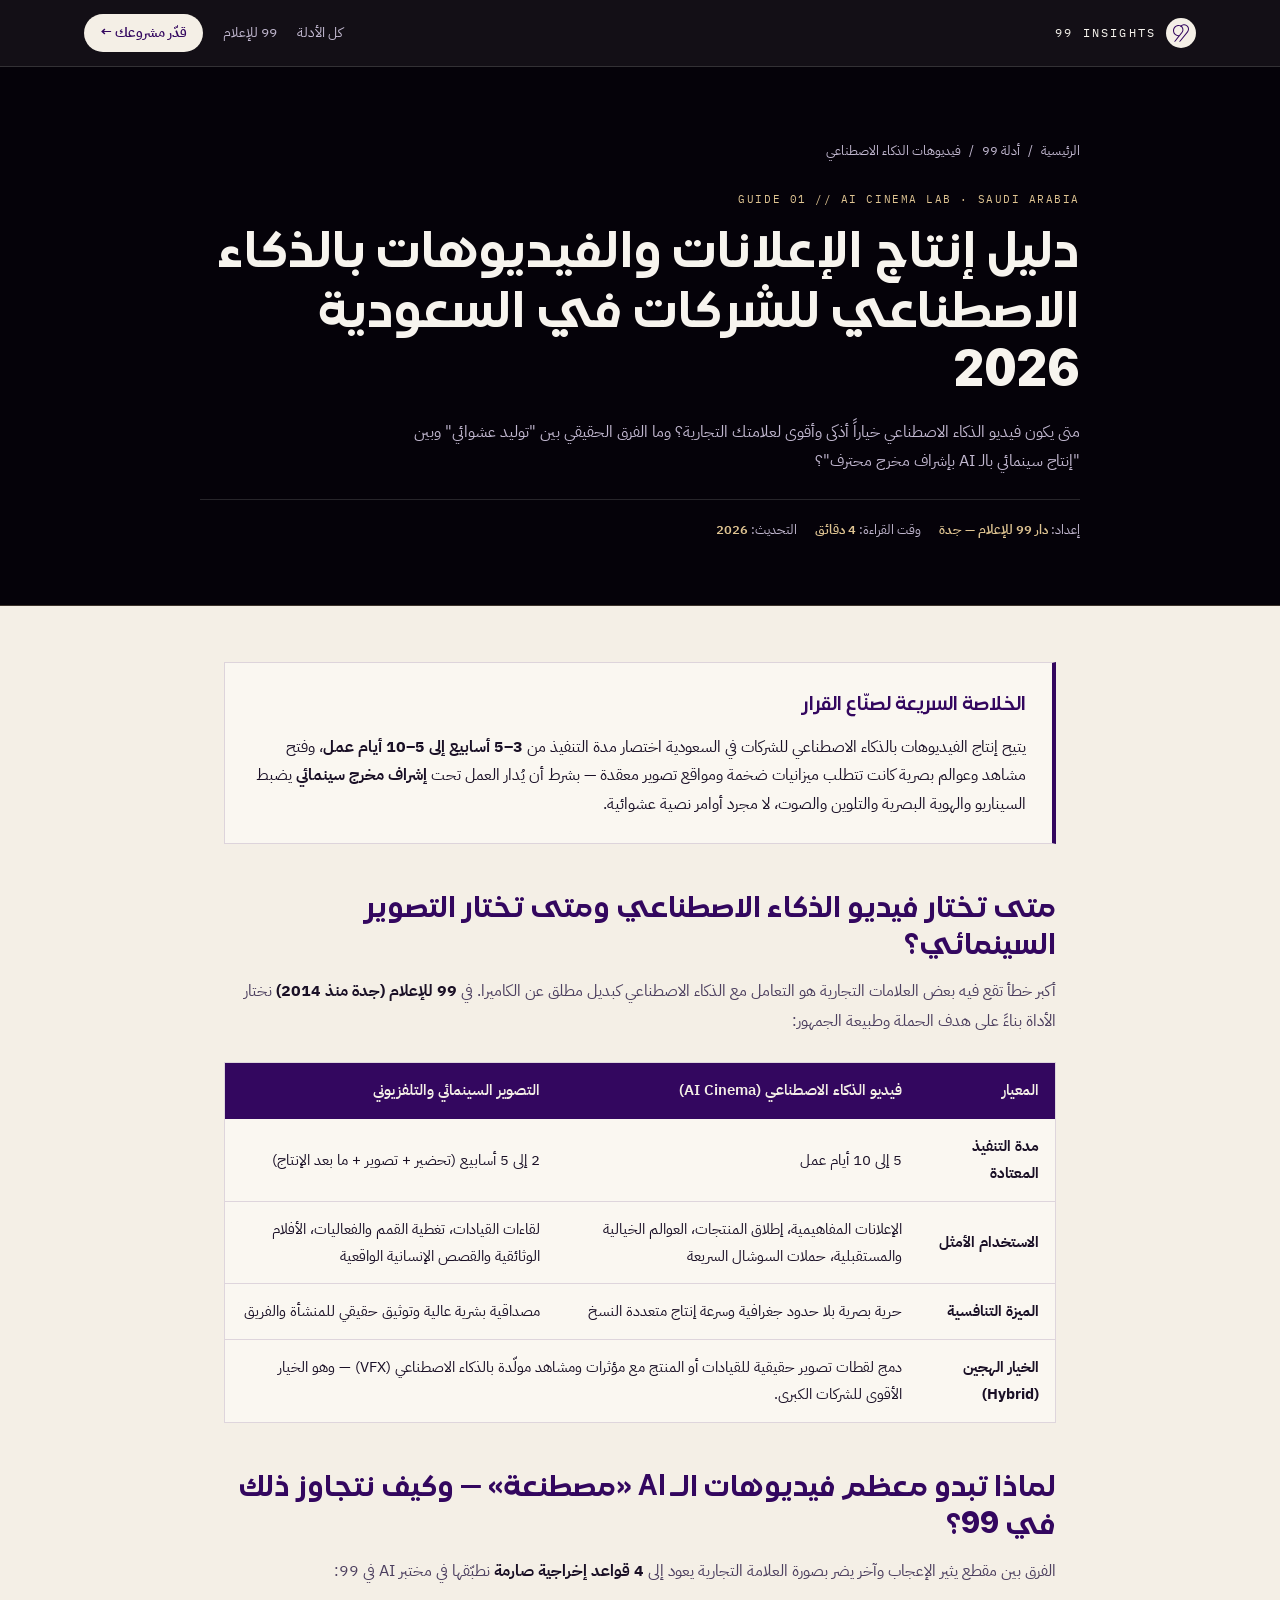
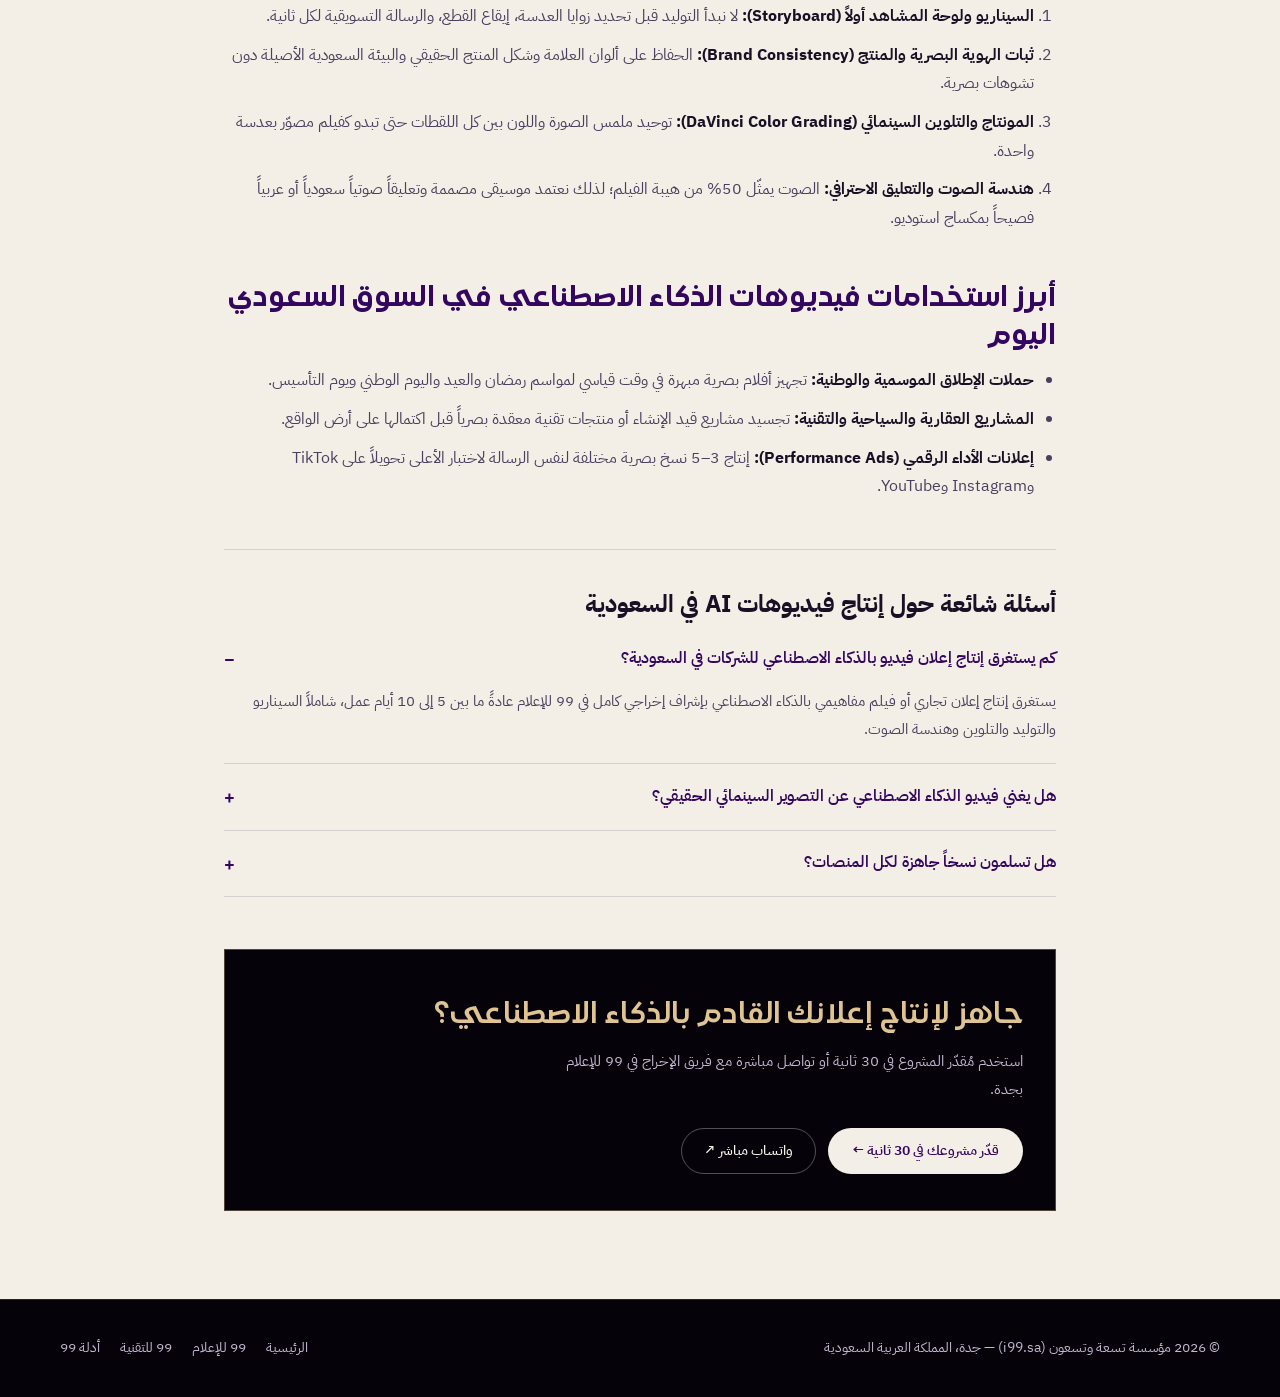
<file: insights/ai-video-saudi/index.html>
<!DOCTYPE html>
<html lang="ar" dir="rtl">

<head>
    <meta charset="UTF-8">
    <meta name="viewport" content="width=device-width, initial-scale=1.0, maximum-scale=5.0">
    <title>دليل إنتاج فيديوهات الذكاء الاصطناعي في السعودية | 99</title>
    <meta name="description"
        content="دليل 99 للإعلام في جدة حول إنتاج إعلانات وفيديوهات الذكاء الاصطناعي في السعودية: متى تختار فيديو AI، المدة الزمنية، ومعايير الجودة.">
    <meta name="keywords"
        content="إنتاج فيديوهات بالذكاء الاصطناعي السعودية, إعلان بالذكاء الاصطناعي جدة, شركة إنتاج فيديوهات AI الرياض وجدة, تكلفة فيديو AI, 99 للإعلام, i99.sa">
    <meta name="robots" content="index, follow, max-image-preview:large, max-snippet:-1">
    <meta name="theme-color" content="#33075F">
    <meta name="geo.region" content="SA-02">
    <meta name="geo.placename" content="Jeddah, Saudi Arabia">

    <link rel="canonical" href="https://www.i99.sa/insights/ai-video-saudi/">
    <link rel="alternate" type="text/plain" title="99 Media &amp; Tech — LLMs Knowledge Summary" href="https://www.i99.sa/llms.txt">
    <link rel="manifest" href="../../site.webmanifest">
    <link rel="icon" type="image/svg+xml" href="../../img/tech-favicon.svg?v=2026">
    <link rel="icon" type="image/png" sizes="48x48" href="../../img/tech-favicon-48.png?v=2026">
    <link rel="shortcut icon" type="image/x-icon" href="../../favicon.ico?v=2026">
    <link rel="apple-touch-icon" sizes="180x180" href="../../apple-touch-icon.png?v=2026">

    <meta property="og:type" content="article">
    <meta property="og:url" content="https://www.i99.sa/insights/ai-video-saudi/">
    <meta property="og:title" content="دليل إنتاج الإعلانات والفيديوهات بالذكاء الاصطناعي للشركات في السعودية 2026">
    <meta property="og:description" content="متى تختار فيديو الذكاء الاصطناعي ومتى تختار التصوير السينمائي؟ دليل عملي من دار 99 للإعلام في جدة.">
    <meta property="og:image" content="https://www.i99.sa/img/og-media.png">
    <meta name="twitter:card" content="summary_large_image">

    <script type="application/ld+json">
    {
      "@context": "https://schema.org",
      "@graph": [
        {
          "@type": "Article",
          "@id": "https://www.i99.sa/insights/ai-video-saudi/#article",
          "headline": "دليل إنتاج الإعلانات والفيديوهات بالذكاء الاصطناعي للشركات في السعودية 2026",
          "description": "دليل عملي يوضح متى تختار الشركات والجهات السعودية إنتاج الفيديوهات بالذكاء الاصطناعي مقابل التصوير التقليدي، والمدة المتوقعة ومعايير الإخراج السينمائي.",
          "image": "https://www.i99.sa/img/cinema/ai-cinema.webp",
          "datePublished": "2026-11-26",
          "dateModified": "2026-11-26",
          "inLanguage": "ar-SA",
          "author": {
            "@type": "Organization",
            "@id": "https://www.i99.sa/#org",
            "name": "99 Media & Tech",
            "url": "https://www.i99.sa/"
          },
          "publisher": {
            "@type": "Organization",
            "@id": "https://www.i99.sa/#org",
            "name": "99 Media & Tech",
            "logo": { "@type": "ImageObject", "url": "https://www.i99.sa/img/tech-icon-512.png" }
          },
          "mainEntityOfPage": "https://www.i99.sa/insights/ai-video-saudi/"
        },
        {
          "@type": "BreadcrumbList",
          "itemListElement": [
            { "@type": "ListItem", "position": 1, "name": "الرئيسية", "item": "https://www.i99.sa/" },
            { "@type": "ListItem", "position": 2, "name": "أدلة 99", "item": "https://www.i99.sa/insights/" },
            { "@type": "ListItem", "position": 3, "name": "دليل فيديوهات الذكاء الاصطناعي في السعودية", "item": "https://www.i99.sa/insights/ai-video-saudi/" }
          ]
        },
        {
          "@type": "FAQPage",
          "mainEntity": [
            {
              "@type": "Question",
              "name": "كم يستغرق إنتاج إعلان فيديو بالذكاء الاصطناعي للشركات في السعودية؟",
              "acceptedAnswer": {
                "@type": "Answer",
                "text": "يستغرق إنتاج إعلان تجاري أو فيلم مفاهيمي بالذكاء الاصطناعي بإشراف إخراجي كامل في 99 للإعلام عادةً ما بين 5 إلى 10 أيام عمل، أي أسرع بنحو 3 إلى 5 مرات مقارنة بالتصوير السينمائي التقليدي الذي يتطلب حجز مواقع ومعدات وتصاريح."
              }
            },
            {
              "@type": "Question",
              "name": "هل يغني فيديو الذكاء الاصطناعي عن التصوير السينمائي الحقيقي؟",
              "acceptedAnswer": {
                "@type": "Answer",
                "text": "لا يغني عنه في كل الحالات؛ فالتصوير الحقيقي لا يُستغنى عنه في المقابلات التنفيذية وتغطية الفعاليات والمشاهد الإنسانية الواقعية، بينما يتفوّق الذكاء الاصطناعي في الإعلانات المفاهيمية والعوالم البصرية المستحيلة والحملات السريعة، وغالباً ما نجمع بينهما (Hybrid VFX) لتحقيق أفضل أثر."
              }
            },
            {
              "@type": "Question",
              "name": "كيف تضمن الشركات عدم ظهور فيديو الذكاء الاصطناعي بشكل عشوائي أو مصطنع؟",
              "acceptedAnswer": {
                "@type": "Answer",
                "text": "السر ليس في الأداة بل في المخرج؛ في مختبر AI في 99 للإعلام نبدأ بسيناريو ولوحة مشاهد (Storyboard) ثم نضبط ثبات الألوان والإضاءة وهوية العلامة، وننهي العمل بمونتاج وتلوين سينمائي (DaVinci Resolve) وهندسة صوت احترافية."
              }
            }
          ]
        }
      ]
    }
    </script>

    <link rel="preconnect" href="https://fonts.googleapis.com">
    <link rel="preconnect" href="https://fonts.gstatic.com" crossorigin>
    <link href="https://fonts.googleapis.com/css2?family=IBM+Plex+Mono:wght@400;500&family=IBM+Plex+Sans+Arabic:wght@400;500;600&display=swap" rel="stylesheet">
    <link rel="stylesheet" href="../../css/insights.css?v=1.0">

    <script async src="https://www.googletagmanager.com/gtag/js?id=G-SBQ4DKVCV8"></script>
    <script>
      window.dataLayer = window.dataLayer || [];
      function gtag(){dataLayer.push(arguments);}
      gtag('js', new Date());
      gtag('config', 'G-SBQ4DKVCV8');
    </script>
</head>

<body>
    <header class="guide-header">
        <div class="guide-header-inner">
            <a href="../../" class="g-brand" aria-label="99 Media &amp; Tech">
                <span class="g-seal" aria-hidden="true">
                    <svg viewBox="0 0 450 450" width="18" height="18" fill="none">
                        <path fill-rule="evenodd" fill="#33075F" d="m259.1 219.4l-168.4 213.8c-8.9 11.1-25.1 12.9-36.2 4.1l100.9-129.4c-28.2-2.5-55-13.2-77.5-31.5-29.9-24.3-48.5-58.8-52.2-97.2-3.6-37.1 7.3-73.7 30.8-103 23.4-29.3 56.7-48 93.7-52.7q1.7-0.2 3.5-0.4c24.1-2.4 47.4 2.2 67.5 12.8 8.1 4.3 15.7 9.5 22.6 15.5 10.7 9.3 19.8 20.7 27 33.9 23.8 43.8 19.4 95.2-11.7 134.1zm-10.9-121.8c-6.4-11.8-14.8-21.7-24.6-29.5-7-5.5-14.6-10-22.8-13.3-10.8-4.3-22.6-6.6-34.7-6.6q-4.9 0-9.9 0.5-1.4 0.2-2.8 0.3c-62.4 7.9-108.2 65.1-102.1 127.7 3 31.5 18.2 59.8 42.8 79.8 23.2 18.8 52 27.9 81.7 25.9l27.5-34.5 16.3-20.3 19.4-24.3c24.5-30.6 28-71.1 9.2-105.7z" />
                        <path fill="#33075F" d="m398.5 203.9l-183.5 229.3c-8.8 11.1-25 12.9-36.1 4.1l136.2-170.3 63.3-79.2c24.5-30.6 28-71.1 9.2-105.7-18.5-34-53.8-52.7-92-48.9q-1.4 0.2-2.9 0.3c-17.5 2.2-34.2 8.4-48.9 17.9q-6.8 4.4-12.9 9.8-3.9 3.3-7.3 6.9c-7-5.5-14.6-10-22.8-13.3q6.1-6.9 13.2-13 3.5-3.1 7.2-5.9c20-15.2 43.4-24.7 68.4-27.9q1.7-0.2 3.5-0.4c48.6-4.9 93.5 18.9 117.1 62.2 23.8 43.8 19.3 95.2-11.7 134.1z" />
                    </svg>
                </span>
                <span class="g-brand-word" dir="ltr">99 INSIGHTS</span>
            </a>
            <nav class="g-nav">
                <a href="../">كل الأدلة</a>
                <a href="../../media/">99 للإعلام</a>
                <a href="../../media/#media-estimator" class="g-cta">قدّر مشروعك ←</a>
            </nav>
        </div>
    </header>

    <section class="guide-hero">
        <div class="guide-hero-inner">
            <nav class="breadcrumb" aria-label="مسار التنقل">
                <a href="../../">الرئيسية</a><span>/</span><a href="../">أدلة 99</a><span>/</span><span>فيديوهات الذكاء الاصطناعي</span>
            </nav>
            <span class="guide-kicker mono" dir="ltr">GUIDE 01 // AI CINEMA LAB · SAUDI ARABIA</span>
            <h1>دليل إنتاج الإعلانات والفيديوهات بالذكاء الاصطناعي للشركات في السعودية 2026</h1>
            <p class="guide-lead">متى يكون فيديو الذكاء الاصطناعي خياراً أذكى وأقوى لعلامتك التجارية؟ وما الفرق الحقيقي بين "توليد عشوائي" وبين "إنتاج سينمائي بالـ AI بإشراف مخرج محترف"؟</p>
            <div class="guide-meta">
                <span>إعداد: <strong>دار 99 للإعلام — جدة</strong></span>
                <span>وقت القراءة: <strong>4 دقائق</strong></span>
                <span>التحديث: <strong>2026</strong></span>
            </div>
        </div>
    </section>

    <main class="guide-main">
        <div class="summary-box">
            <h2>الخلاصة السريعة لصنّاع القرار</h2>
            <p>يتيح إنتاج الفيديوهات بالذكاء الاصطناعي للشركات في السعودية اختصار مدة التنفيذ من <strong>3–5 أسابيع إلى 5–10 أيام عمل</strong>، وفتح مشاهد وعوالم بصرية كانت تتطلب ميزانيات ضخمة ومواقع تصوير معقدة — بشرط أن يُدار العمل تحت <strong>إشراف مخرج سينمائي</strong> يضبط السيناريو والهوية البصرية والتلوين والصوت، لا مجرد أوامر نصية عشوائية.</p>
        </div>

        <article class="article-body">
            <h2>متى تختار فيديو الذكاء الاصطناعي ومتى تختار التصوير السينمائي؟</h2>
            <p>أكبر خطأ تقع فيه بعض العلامات التجارية هو التعامل مع الذكاء الاصطناعي كبديل مطلق عن الكاميرا. في <strong>99 للإعلام (جدة منذ 2014)</strong> نختار الأداة بناءً على هدف الحملة وطبيعة الجمهور:</p>

            <div class="compare-wrap">
                <table class="compare-table">
                    <thead>
                        <tr>
                            <th>المعيار</th>
                            <th>فيديو الذكاء الاصطناعي (AI Cinema)</th>
                            <th>التصوير السينمائي والتلفزيوني</th>
                        </tr>
                    </thead>
                    <tbody>
                        <tr>
                            <td><strong>مدة التنفيذ المعتادة</strong></td>
                            <td>5 إلى 10 أيام عمل</td>
                            <td>2 إلى 5 أسابيع (تحضير + تصوير + ما بعد الإنتاج)</td>
                        </tr>
                        <tr>
                            <td><strong>الاستخدام الأمثل</strong></td>
                            <td>الإعلانات المفاهيمية، إطلاق المنتجات، العوالم الخيالية والمستقبلية، حملات السوشال السريعة</td>
                            <td>لقاءات القيادات، تغطية القمم والفعاليات، الأفلام الوثائقية والقصص الإنسانية الواقعية</td>
                        </tr>
                        <tr>
                            <td><strong>الميزة التنافسية</strong></td>
                            <td>حرية بصرية بلا حدود جغرافية وسرعة إنتاج متعددة النسخ</td>
                            <td>مصداقية بشرية عالية وتوثيق حقيقي للمنشأة والفريق</td>
                        </tr>
                        <tr>
                            <td><strong>الخيار الهجين (Hybrid)</strong></td>
                            <td colspan="2">دمج لقطات تصوير حقيقية للقيادات أو المنتج مع مؤثرات ومشاهد مولّدة بالذكاء الاصطناعي (VFX) — وهو الخيار الأقوى للشركات الكبرى.</td>
                        </tr>
                    </tbody>
                </table>
            </div>

            <h2>لماذا تبدو معظم فيديوهات الـ AI «مصطنعة» — وكيف نتجاوز ذلك في 99؟</h2>
            <p>الفرق بين مقطع يثير الإعجاب وآخر يضر بصورة العلامة التجارية يعود إلى <strong>4 قواعد إخراجية صارمة</strong> نطبّقها في مختبر AI في 99:</p>
            <ol>
                <li><strong>السيناريو ولوحة المشاهد أولاً (Storyboard):</strong> لا نبدأ التوليد قبل تحديد زوايا العدسة، إيقاع القطع، والرسالة التسويقية لكل ثانية.</li>
                <li><strong>ثبات الهوية البصرية والمنتج (Brand Consistency):</strong> الحفاظ على ألوان العلامة وشكل المنتج الحقيقي والبيئة السعودية الأصيلة دون تشوهات بصرية.</li>
                <li><strong>المونتاج والتلوين السينمائي (DaVinci Color Grading):</strong> توحيد ملمس الصورة واللون بين كل اللقطات حتى تبدو كفيلم مصوّر بعدسة واحدة.</li>
                <li><strong>هندسة الصوت والتعليق الاحترافي:</strong> الصوت يمثّل 50% من هيبة الفيلم؛ لذلك نعتمد موسيقى مصممة وتعليقاً صوتياً سعودياً أو عربياً فصيحاً بمكساج استوديو.</li>
            </ol>

            <h2>أبرز استخدامات فيديوهات الذكاء الاصطناعي في السوق السعودي اليوم</h2>
            <ul>
                <li><strong>حملات الإطلاق الموسمية والوطنية:</strong> تجهيز أفلام بصرية مبهرة في وقت قياسي لمواسم رمضان والعيد واليوم الوطني ويوم التأسيس.</li>
                <li><strong>المشاريع العقارية والسياحية والتقنية:</strong> تجسيد مشاريع قيد الإنشاء أو منتجات تقنية معقدة بصرياً قبل اكتمالها على أرض الواقع.</li>
                <li><strong>إعلانات الأداء الرقمي (Performance Ads):</strong> إنتاج 3–5 نسخ بصرية مختلفة لنفس الرسالة لاختبار الأعلى تحويلاً على TikTok وInstagram وYouTube.</li>
            </ul>
        </article>

        <section class="guide-faq" aria-label="الأسئلة الشائعة">
            <h2>أسئلة شائعة حول إنتاج فيديوهات AI في السعودية</h2>
            <details open>
                <summary>كم يستغرق إنتاج إعلان فيديو بالذكاء الاصطناعي للشركات في السعودية؟</summary>
                <p>يستغرق إنتاج إعلان تجاري أو فيلم مفاهيمي بالذكاء الاصطناعي بإشراف إخراجي كامل في 99 للإعلام عادةً ما بين 5 إلى 10 أيام عمل، شاملاً السيناريو والتوليد والتلوين وهندسة الصوت.</p>
            </details>
            <details>
                <summary>هل يغني فيديو الذكاء الاصطناعي عن التصوير السينمائي الحقيقي؟</summary>
                <p>لا؛ التصوير الحقيقي أساسي في المقابلات وتغطية الفعاليات والقصص الواقعية، بينما يتفوق الـ AI في الإعلانات المفاهيمية والمشاهد الخيالية والحملات السريعة — ويمكن الدمج بينهما.</p>
            </details>
            <details>
                <summary>هل تسلمون نسخاً جاهزة لكل المنصات؟</summary>
                <p>نعم، نسلّم النسخة الرئيسية بدقة 4K أفقية (16:9 لليوتيوب والشاشات) مع نسخ عمودية مخصصة (9:16 لـ TikTok وInstagram Reels وShorts) بملفات جاهزة للنشر الفوري.</p>
            </details>
        </section>

        <div class="guide-cta-box">
            <div>
                <h2>جاهز لإنتاج إعلانك القادم بالذكاء الاصطناعي؟</h2>
                <p>استخدم مُقدّر المشروع في 30 ثانية أو تواصل مباشرة مع فريق الإخراج في 99 للإعلام بجدة.</p>
            </div>
            <div class="cta-btns">
                <a href="../../media/#media-estimator" class="btn-ivory">قدّر مشروعك في 30 ثانية ←</a>
                <a href="https://wa.me/966566111617?text=%D8%A7%D9%84%D8%B3%D9%84%D8%A7%D9%85%20%D8%B9%D9%84%D9%8A%D9%83%D9%85%2099%20%D9%84%D9%84%D8%A5%D8%B9%D9%84%D8%A7%D9%85%D8%8C%20%D9%82%D8%B1%D8%A3%D8%AA%20%D8%AF%D9%84%D9%8A%D9%84%20%D9%81%D9%8A%D8%AF%D9%8A%D9%88%D9%87%D8%A7%D8%AA%20%D8%A7%D9%84%D8%B0%D9%83%D8%A7%D8%A1%20%D8%A7%D9%84%D8%A7%D8%B5%D8%B7%D9%86%D8%A7%D8%B9%D9%8A%20%D9%88%D8%A3%D8%B1%D8%BA%D8%A8%20%D8%A8%D8%A7%D9%84%D8%A7%D8%B3%D8%AA%D9%81%D8%B3%D8%A7%D8%B1." target="_blank" rel="noopener noreferrer" class="btn-wire">واتساب مباشر ↗</a>
            </div>
        </div>
    </main>

    <footer class="guide-footer">
        <div class="guide-footer-inner">
            <span>© 2026 مؤسسة تسعة وتسعون (i99.sa) — جدة، المملكة العربية السعودية</span>
            <div class="guide-footer-links">
                <a href="../../">الرئيسية</a>
                <a href="../../media/">99 للإعلام</a>
                <a href="../../tech/">99 للتقنية</a>
                <a href="../">أدلة 99</a>
            </div>
        </div>
    </footer>

    <script src="../../js/analytics-bridge.js?v=2.1" defer></script>
</body>

</html>
</file>
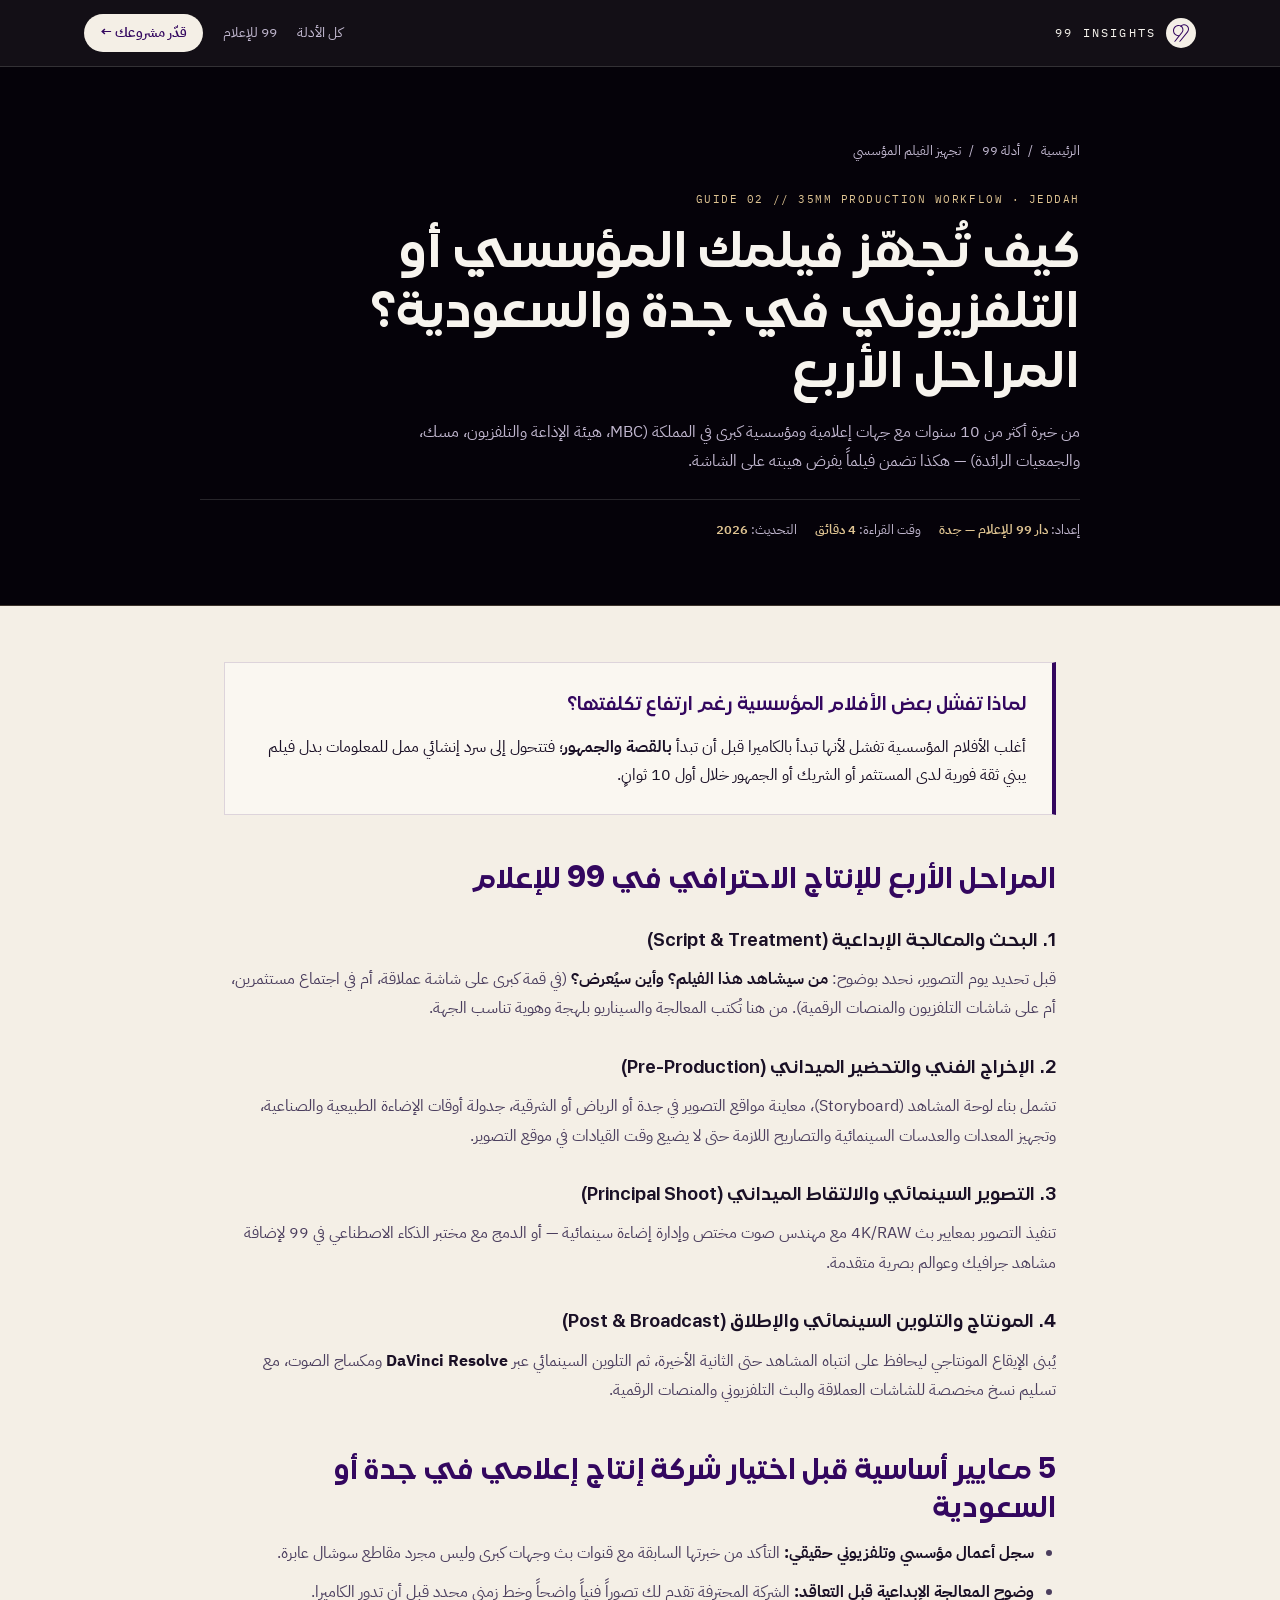
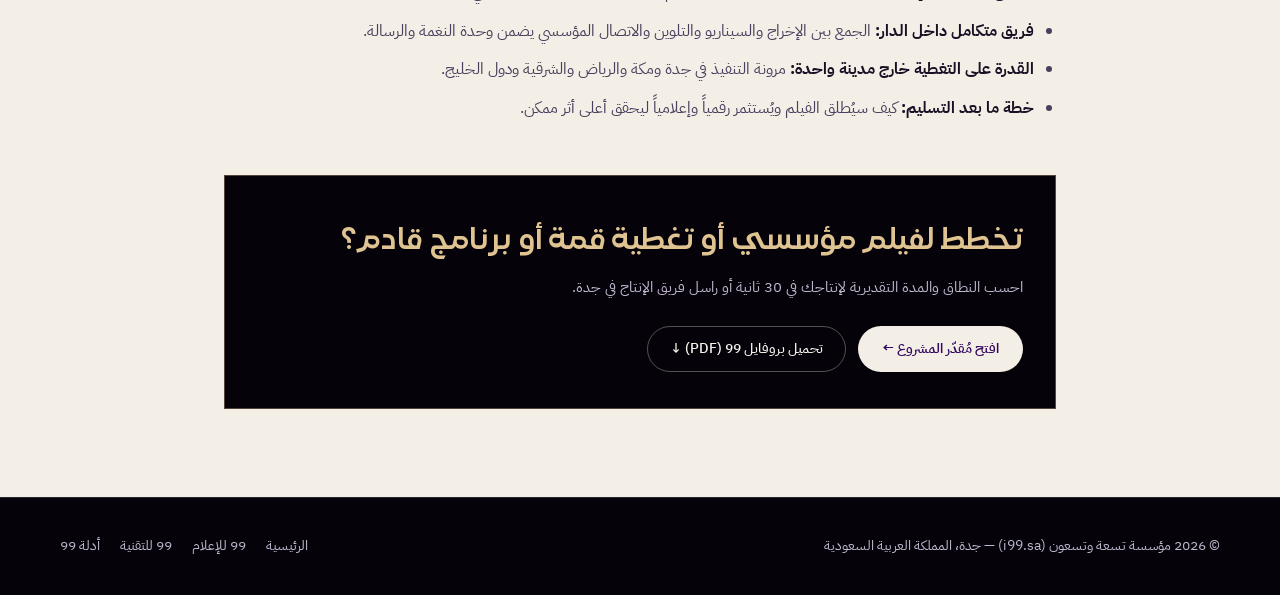
<file: insights/corporate-film-jeddah/index.html>
<!DOCTYPE html>
<html lang="ar" dir="rtl">

<head>
    <meta charset="UTF-8">
    <meta name="viewport" content="width=device-width, initial-scale=1.0, maximum-scale=5.0">
    <title>كيف تُجهّز فيلمك المؤسسي أو التلفزيوني في جدة؟ | 99</title>
    <meta name="description"
        content="دليل عملي من 99 للإعلام في جدة حول تخطيط وتنفيذ الأفلام المؤسسية والبرامج التلفزيونية في السعودية عبر 4 مراحل احترافية دون أخطاء.">
    <meta name="keywords"
        content="شركة إنتاج إعلامي جدة, إنتاج فيلم مؤسسي السعودية, شركة إنتاج تلفزيوني جدة, مراحل الإنتاج السينمائي, 99 للإعلام, i99.sa">
    <meta name="robots" content="index, follow, max-image-preview:large, max-snippet:-1">
    <meta name="theme-color" content="#33075F">
    <meta name="geo.region" content="SA-02">
    <meta name="geo.placename" content="Jeddah, Saudi Arabia">

    <link rel="canonical" href="https://www.i99.sa/insights/corporate-film-jeddah/">
    <link rel="alternate" type="text/plain" title="99 Media &amp; Tech — LLMs Knowledge Summary" href="https://www.i99.sa/llms.txt">
    <link rel="manifest" href="../../site.webmanifest">
    <link rel="icon" type="image/svg+xml" href="../../img/tech-favicon.svg?v=2026">
    <link rel="icon" type="image/png" sizes="48x48" href="../../img/tech-favicon-48.png?v=2026">
    <link rel="shortcut icon" type="image/x-icon" href="../../favicon.ico?v=2026">
    <link rel="apple-touch-icon" sizes="180x180" href="../../apple-touch-icon.png?v=2026">

    <meta property="og:type" content="article">
    <meta property="og:url" content="https://www.i99.sa/insights/corporate-film-jeddah/">
    <meta property="og:title" content="كيف تُجهّز فيلمك المؤسسي أو التلفزيوني في جدة والسعودية؟">
    <meta property="og:description" content="المراحل الأربع الاحترافية لإنتاج الأفلام المؤسسية والتلفزيونية في السعودية من خبرة 99 للإعلام منذ 2014.">
    <meta property="og:image" content="https://www.i99.sa/img/og-media.png">
    <meta name="twitter:card" content="summary_large_image">

    <script type="application/ld+json">
    {
      "@context": "https://schema.org",
      "@graph": [
        {
          "@type": "Article",
          "@id": "https://www.i99.sa/insights/corporate-film-jeddah/#article",
          "headline": "كيف تُجهّز فيلمك المؤسسي أو التلفزيوني في جدة والسعودية؟ المراحل الأربع",
          "description": "خارطة طريق عملية للجهات والشركات في جدة والمملكة لإنتاج فيلم مؤسسي أو برنامج تلفزيوني يليق بمكانتها، من المعالجة الإبداعية إلى البث والانتشار.",
          "image": "https://www.i99.sa/img/cinema/broadcast-suite.webp",
          "datePublished": "2026-11-26",
          "dateModified": "2026-11-26",
          "inLanguage": "ar-SA",
          "author": { "@type": "Organization", "@id": "https://www.i99.sa/#org", "name": "99 Media & Tech" },
          "publisher": {
            "@type": "Organization",
            "@id": "https://www.i99.sa/#org",
            "name": "99 Media & Tech",
            "logo": { "@type": "ImageObject", "url": "https://www.i99.sa/img/tech-icon-512.png" }
          },
          "mainEntityOfPage": "https://www.i99.sa/insights/corporate-film-jeddah/"
        },
        {
          "@type": "HowTo",
          "name": "مراحل إنتاج الفيلم المؤسسي والتلفزيوني في السعودية",
          "step": [
            { "@type": "HowToStep", "position": 1, "name": "البحث والمعالجة الإبداعية والسيناريو", "text": "تحديد الجمهور المستهدف والرسالة المحورية وصياغة السيناريو قبل أي تصوير." },
            { "@type": "HowToStep", "position": 2, "name": "الإخراج الفني والتحضير الميداني", "text": "بناء Storyboard، معاينة المواقع في جدة أو الرياض، واختيار العدسات والإضاءة." },
            { "@type": "HowToStep", "position": 3, "name": "التصوير السينمائي أو المختبر الهجين", "text": "تنفيذ التصوير بمعايير بث 4K مع هندسة صوت ميدانية وإشراف إخراجي مباشر." },
            { "@type": "HowToStep", "position": 4, "name": "المونتاج والتلوين السينمائي والإطلاق", "text": "التلوين عبر DaVinci Resolve ومكساج الصوت وتسليم نسخ البث والمنصات الرقمية." }
          ]
        },
        {
          "@type": "BreadcrumbList",
          "itemListElement": [
            { "@type": "ListItem", "position": 1, "name": "الرئيسية", "item": "https://www.i99.sa/" },
            { "@type": "ListItem", "position": 2, "name": "أدلة 99", "item": "https://www.i99.sa/insights/" },
            { "@type": "ListItem", "position": 3, "name": "تجهيز الفيلم المؤسسي في جدة", "item": "https://www.i99.sa/insights/corporate-film-jeddah/" }
          ]
        }
      ]
    }
    </script>

    <link rel="preconnect" href="https://fonts.googleapis.com">
    <link rel="preconnect" href="https://fonts.gstatic.com" crossorigin>
    <link href="https://fonts.googleapis.com/css2?family=IBM+Plex+Mono:wght@400;500&family=IBM+Plex+Sans+Arabic:wght@400;500;600&display=swap" rel="stylesheet">
    <link rel="stylesheet" href="../../css/insights.css?v=1.0">

    <script async src="https://www.googletagmanager.com/gtag/js?id=G-SBQ4DKVCV8"></script>
    <script>
      window.dataLayer = window.dataLayer || [];
      function gtag(){dataLayer.push(arguments);}
      gtag('js', new Date());
      gtag('config', 'G-SBQ4DKVCV8');
    </script>
</head>

<body>
    <header class="guide-header">
        <div class="guide-header-inner">
            <a href="../../" class="g-brand" aria-label="99 Media &amp; Tech">
                <span class="g-seal" aria-hidden="true">
                    <svg viewBox="0 0 450 450" width="18" height="18" fill="none">
                        <path fill-rule="evenodd" fill="#33075F" d="m259.1 219.4l-168.4 213.8c-8.9 11.1-25.1 12.9-36.2 4.1l100.9-129.4c-28.2-2.5-55-13.2-77.5-31.5-29.9-24.3-48.5-58.8-52.2-97.2-3.6-37.1 7.3-73.7 30.8-103 23.4-29.3 56.7-48 93.7-52.7q1.7-0.2 3.5-0.4c24.1-2.4 47.4 2.2 67.5 12.8 8.1 4.3 15.7 9.5 22.6 15.5 10.7 9.3 19.8 20.7 27 33.9 23.8 43.8 19.4 95.2-11.7 134.1zm-10.9-121.8c-6.4-11.8-14.8-21.7-24.6-29.5-7-5.5-14.6-10-22.8-13.3-10.8-4.3-22.6-6.6-34.7-6.6q-4.9 0-9.9 0.5-1.4 0.2-2.8 0.3c-62.4 7.9-108.2 65.1-102.1 127.7 3 31.5 18.2 59.8 42.8 79.8 23.2 18.8 52 27.9 81.7 25.9l27.5-34.5 16.3-20.3 19.4-24.3c24.5-30.6 28-71.1 9.2-105.7z" />
                        <path fill="#33075F" d="m398.5 203.9l-183.5 229.3c-8.8 11.1-25 12.9-36.1 4.1l136.2-170.3 63.3-79.2c24.5-30.6 28-71.1 9.2-105.7-18.5-34-53.8-52.7-92-48.9q-1.4 0.2-2.9 0.3c-17.5 2.2-34.2 8.4-48.9 17.9q-6.8 4.4-12.9 9.8-3.9 3.3-7.3 6.9c-7-5.5-14.6-10-22.8-13.3q6.1-6.9 13.2-13 3.5-3.1 7.2-5.9c20-15.2 43.4-24.7 68.4-27.9q1.7-0.2 3.5-0.4c48.6-4.9 93.5 18.9 117.1 62.2 23.8 43.8 19.3 95.2-11.7 134.1z" />
                    </svg>
                </span>
                <span class="g-brand-word" dir="ltr">99 INSIGHTS</span>
            </a>
            <nav class="g-nav">
                <a href="../">كل الأدلة</a>
                <a href="../../media/">99 للإعلام</a>
                <a href="../../media/#media-estimator" class="g-cta">قدّر مشروعك ←</a>
            </nav>
        </div>
    </header>

    <section class="guide-hero">
        <div class="guide-hero-inner">
            <nav class="breadcrumb" aria-label="مسار التنقل">
                <a href="../../">الرئيسية</a><span>/</span><a href="../">أدلة 99</a><span>/</span><span>تجهيز الفيلم المؤسسي</span>
            </nav>
            <span class="guide-kicker mono" dir="ltr">GUIDE 02 // 35MM PRODUCTION WORKFLOW · JEDDAH</span>
            <h1>كيف تُجهّز فيلمك المؤسسي أو التلفزيوني في جدة والسعودية؟ المراحل الأربع</h1>
            <p class="guide-lead">من خبرة أكثر من 10 سنوات مع جهات إعلامية ومؤسسية كبرى في المملكة (MBC، هيئة الإذاعة والتلفزيون، مسك، والجمعيات الرائدة) — هكذا تضمن فيلماً يفرض هيبته على الشاشة.</p>
            <div class="guide-meta">
                <span>إعداد: <strong>دار 99 للإعلام — جدة</strong></span>
                <span>وقت القراءة: <strong>4 دقائق</strong></span>
                <span>التحديث: <strong>2026</strong></span>
            </div>
        </div>
    </section>

    <main class="guide-main">
        <div class="summary-box">
            <h2>لماذا تفشل بعض الأفلام المؤسسية رغم ارتفاع تكلفتها؟</h2>
            <p>أغلب الأفلام المؤسسية تفشل لأنها تبدأ بالكاميرا قبل أن تبدأ <strong>بالقصة والجمهور</strong>؛ فتتحول إلى سرد إنشائي ممل للمعلومات بدل فيلم يبني ثقة فورية لدى المستثمر أو الشريك أو الجمهور خلال أول 10 ثوانٍ.</p>
        </div>

        <article class="article-body">
            <h2>المراحل الأربع للإنتاج الاحترافي في 99 للإعلام</h2>

            <h3>1. البحث والمعالجة الإبداعية (Script &amp; Treatment)</h3>
            <p>قبل تحديد يوم التصوير، نحدد بوضوح: <strong>من سيشاهد هذا الفيلم؟ وأين سيُعرض؟</strong> (في قمة كبرى على شاشة عملاقة، أم في اجتماع مستثمرين، أم على شاشات التلفزيون والمنصات الرقمية). من هنا تُكتب المعالجة والسيناريو بلهجة وهوية تناسب الجهة.</p>

            <h3>2. الإخراج الفني والتحضير الميداني (Pre-Production)</h3>
            <p>تشمل بناء لوحة المشاهد (Storyboard)، معاينة مواقع التصوير في جدة أو الرياض أو الشرقية، جدولة أوقات الإضاءة الطبيعية والصناعية، وتجهيز المعدات والعدسات السينمائية والتصاريح اللازمة حتى لا يضيع وقت القيادات في موقع التصوير.</p>

            <h3>3. التصوير السينمائي والالتقاط الميداني (Principal Shoot)</h3>
            <p>تنفيذ التصوير بمعايير بث 4K/RAW مع مهندس صوت مختص وإدارة إضاءة سينمائية — أو الدمج مع مختبر الذكاء الاصطناعي في 99 لإضافة مشاهد جرافيك وعوالم بصرية متقدمة.</p>

            <h3>4. المونتاج والتلوين السينمائي والإطلاق (Post &amp; Broadcast)</h3>
            <p>يُبنى الإيقاع المونتاجي ليحافظ على انتباه المشاهد حتى الثانية الأخيرة، ثم التلوين السينمائي عبر <strong>DaVinci Resolve</strong> ومكساج الصوت، مع تسليم نسخ مخصصة للشاشات العملاقة والبث التلفزيوني والمنصات الرقمية.</p>

            <h2>5 معايير أساسية قبل اختيار شركة إنتاج إعلامي في جدة أو السعودية</h2>
            <ul>
                <li><strong>سجل أعمال مؤسسي وتلفزيوني حقيقي:</strong> التأكد من خبرتها السابقة مع قنوات بث وجهات كبرى وليس مجرد مقاطع سوشال عابرة.</li>
                <li><strong>وضوح المعالجة الإبداعية قبل التعاقد:</strong> الشركة المحترفة تقدم لك تصوراً فنياً واضحاً وخط زمني محدد قبل أن تدور الكاميرا.</li>
                <li><strong>فريق متكامل داخل الدار:</strong> الجمع بين الإخراج والسيناريو والتلوين والاتصال المؤسسي يضمن وحدة النغمة والرسالة.</li>
                <li><strong>القدرة على التغطية خارج مدينة واحدة:</strong> مرونة التنفيذ في جدة ومكة والرياض والشرقية ودول الخليج.</li>
                <li><strong>خطة ما بعد التسليم:</strong> كيف سيُطلق الفيلم ويُستثمر رقمياً وإعلامياً ليحقق أعلى أثر ممكن.</li>
            </ul>
        </article>

        <div class="guide-cta-box">
            <div>
                <h2>تخطط لفيلم مؤسسي أو تغطية قمة أو برنامج قادم؟</h2>
                <p>احسب النطاق والمدة التقديرية لإنتاجك في 30 ثانية أو راسل فريق الإنتاج في جدة.</p>
            </div>
            <div class="cta-btns">
                <a href="../../media/#media-estimator" class="btn-ivory">افتح مُقدّر المشروع ←</a>
                <a href="../../assets/99-Profile-final.pdf?v=2026" download="99-Profile-final.pdf" class="btn-wire">تحميل بروفايل 99 (PDF) ↓</a>
            </div>
        </div>
    </main>

    <footer class="guide-footer">
        <div class="guide-footer-inner">
            <span>© 2026 مؤسسة تسعة وتسعون (i99.sa) — جدة، المملكة العربية السعودية</span>
            <div class="guide-footer-links">
                <a href="../../">الرئيسية</a>
                <a href="../../media/">99 للإعلام</a>
                <a href="../../tech/">99 للتقنية</a>
                <a href="../">أدلة 99</a>
            </div>
        </div>
    </footer>

    <script src="../../js/analytics-bridge.js?v=2.1" defer></script>
</body>

</html>
</file>
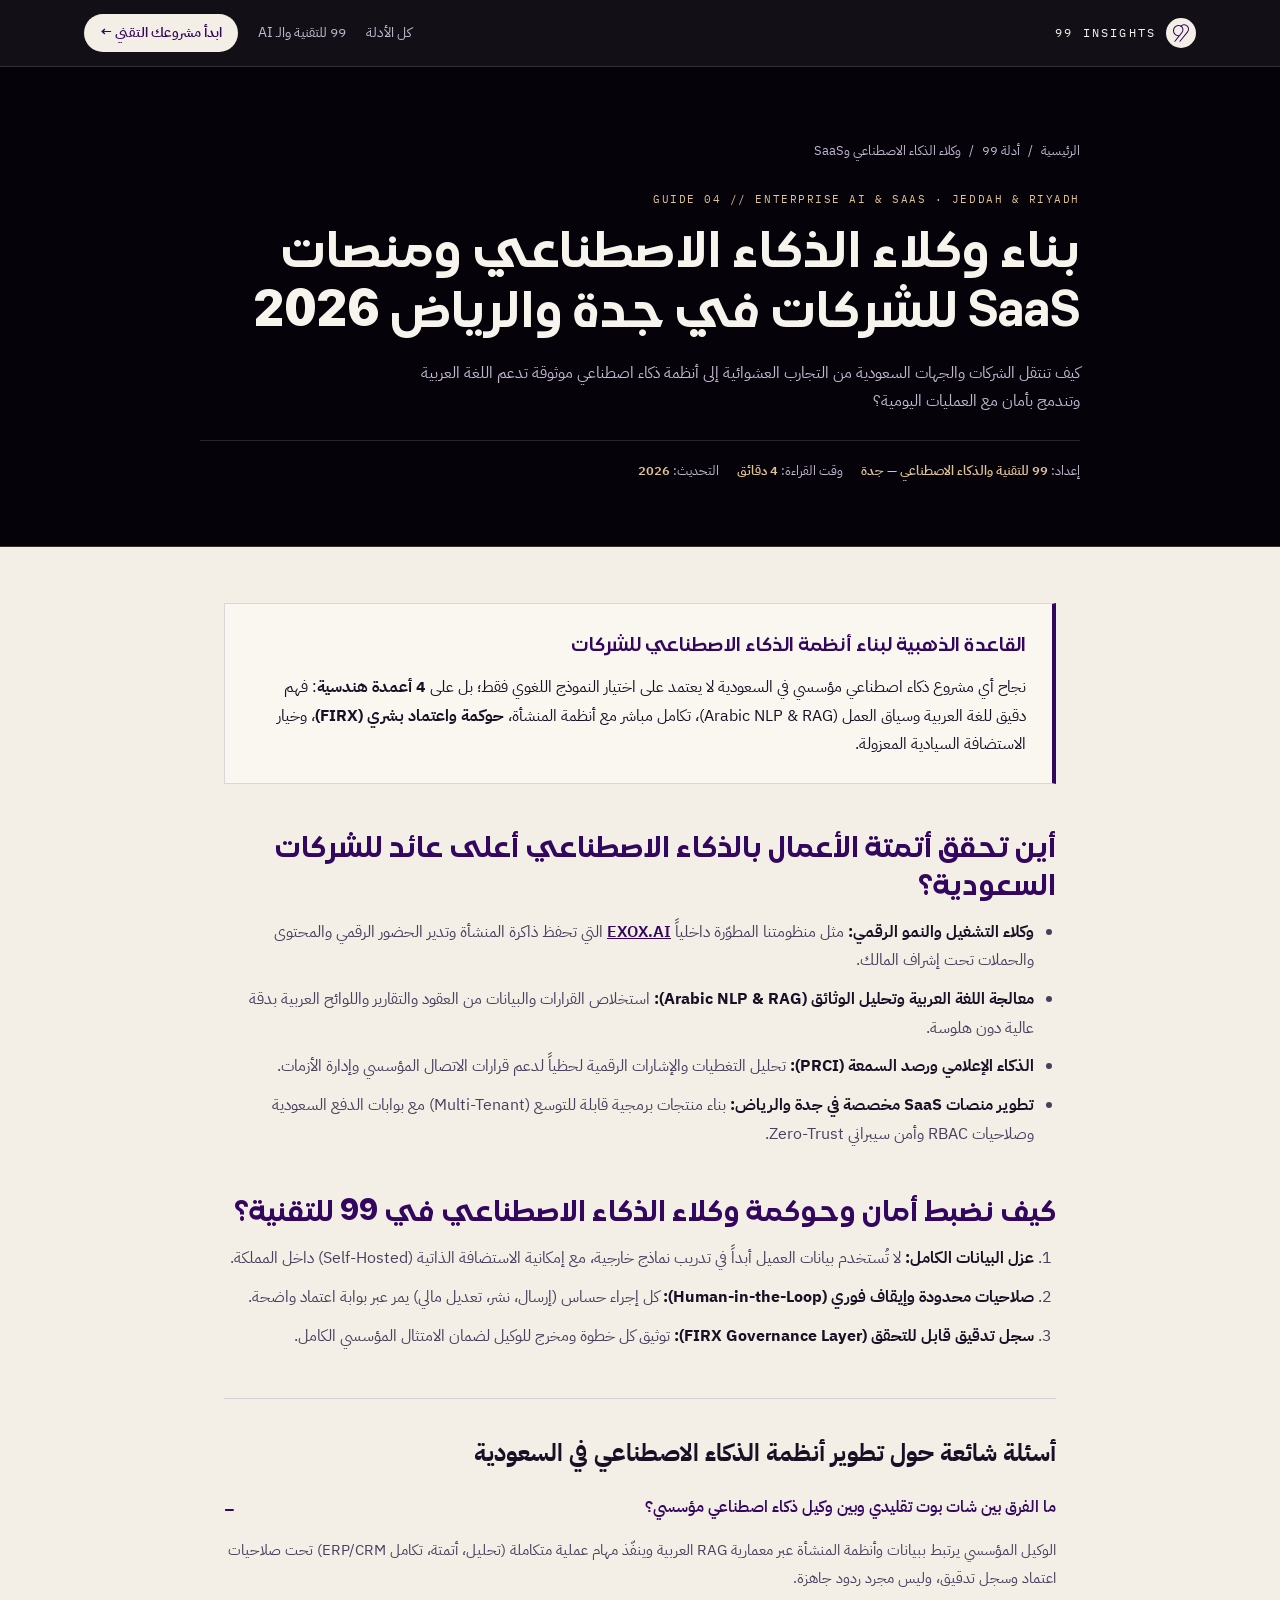
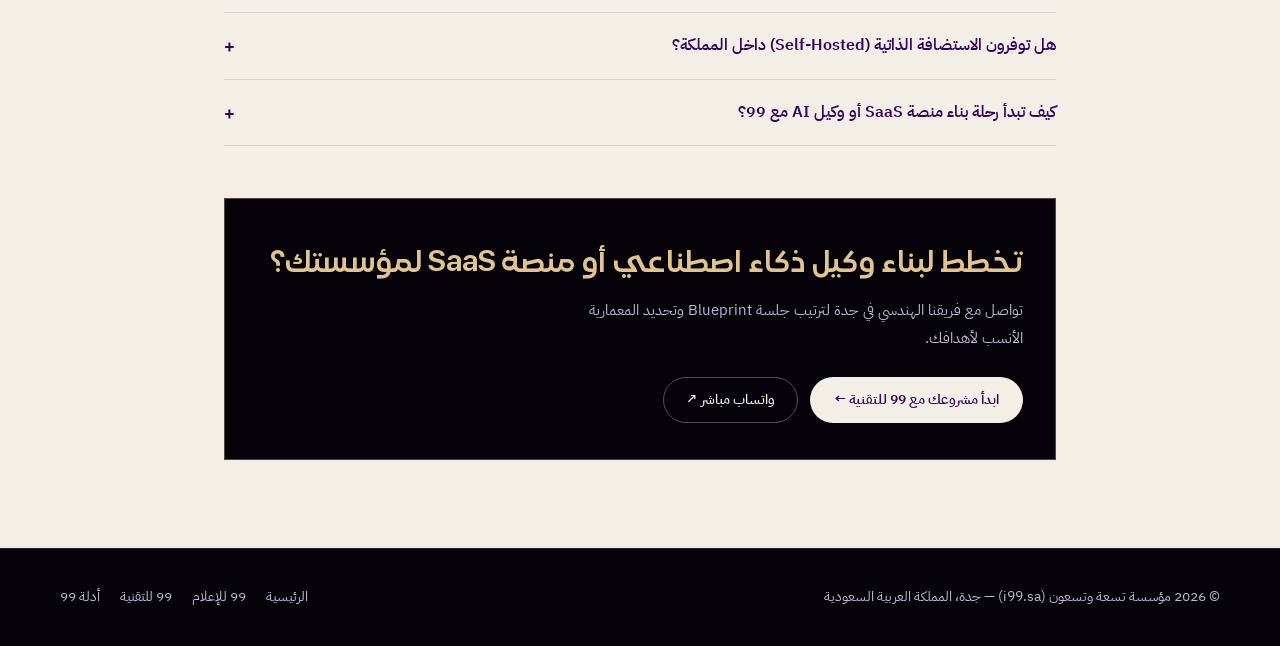
<file: insights/enterprise-ai-agents-saudi/index.html>
<!DOCTYPE html>
<html lang="ar" dir="rtl">

<head>
    <meta charset="UTF-8">
    <meta name="viewport" content="width=device-width, initial-scale=1.0, maximum-scale=5.0">
    <title>بناء وكلاء الذكاء الاصطناعي ومنصات SaaS بالسعودية | 99</title>
    <meta name="description"
        content="دليل 99 للتقنية في جدة: بناء وكلاء الذكاء الاصطناعي للشركات، معالجة اللغة العربية NLP، أتمتة الأعمال، ومنصات SaaS بحوكمة FIRX.">
    <meta name="keywords"
        content="شركة ذكاء اصطناعي في السعودية, بناء وكلاء الذكاء الاصطناعي للشركات, أتمتة الأعمال بالذكاء الاصطناعي, تطوير منصات SaaS في جدة والرياض, حلول معالجة اللغة العربية بالذكاء الاصطناعي, EXOX, FIRX, PRCI, 99 للتقنية, i99.sa">
    <meta name="robots" content="index, follow, max-image-preview:large, max-snippet:-1">
    <meta name="theme-color" content="#33075F">
    <meta name="geo.region" content="SA-02">
    <meta name="geo.placename" content="Jeddah, Saudi Arabia">

    <link rel="canonical" href="https://www.i99.sa/insights/enterprise-ai-agents-saudi/">
    <link rel="alternate" type="text/plain" title="99 Media &amp; Tech — LLMs Knowledge Summary" href="https://www.i99.sa/llms.txt">
    <link rel="alternate" type="text/plain" title="99 Media &amp; Tech — Full AI Knowledge Base" href="https://www.i99.sa/llms-full.txt">
    <link rel="manifest" href="../../site.webmanifest">
    <link rel="icon" type="image/svg+xml" href="../../img/tech-favicon.svg?v=2026">
    <link rel="icon" type="image/png" sizes="48x48" href="../../img/tech-favicon-48.png?v=2026">
    <link rel="shortcut icon" type="image/x-icon" href="../../favicon.ico?v=2026">
    <link rel="apple-touch-icon" sizes="180x180" href="../../apple-touch-icon.png?v=2026">

    <meta property="og:type" content="article">
    <meta property="og:url" content="https://www.i99.sa/insights/enterprise-ai-agents-saudi/">
    <meta property="og:title" content="بناء وكلاء الذكاء الاصطناعي ومنصات SaaS للشركات في جدة والرياض 2026">
    <meta property="og:description" content="دليل 99 للتقنية حول بناء وكلاء AI، معالجة اللغة العربية، أتمتة الأعمال، والاستضافة السيادية الآمنة للشركات السعودية.">
    <meta property="og:image" content="https://www.i99.sa/img/og-tech.png">
    <meta name="twitter:card" content="summary_large_image">

    <script type="application/ld+json">
    {
      "@context": "https://schema.org",
      "@graph": [
        {
          "@type": "Article",
          "@id": "https://www.i99.sa/insights/enterprise-ai-agents-saudi/#article",
          "headline": "بناء وكلاء الذكاء الاصطناعي ومنصات SaaS للشركات في جدة والرياض 2026",
          "description": "خارطة طريق هندسية للشركات والجهات في السعودية لبناء وكلاء ذكاء اصطناعي مؤسسيين وحلول معالجة اللغة العربية (Arabic NLP) ومنصات SaaS بحوكمة وأمان Zero-Trust.",
          "image": "https://www.i99.sa/img/og-tech.png",
          "datePublished": "2026-11-26",
          "dateModified": "2026-11-26",
          "inLanguage": "ar-SA",
          "author": { "@type": "Organization", "@id": "https://www.i99.sa/#org", "name": "99 للإعلام والتقنية" },
          "publisher": {
            "@type": "Organization",
            "@id": "https://www.i99.sa/#org",
            "name": "99 للإعلام والتقنية",
            "logo": { "@type": "ImageObject", "url": "https://www.i99.sa/img/tech-icon-512.png" }
          },
          "mainEntityOfPage": "https://www.i99.sa/insights/enterprise-ai-agents-saudi/"
        },
        {
          "@type": "BreadcrumbList",
          "itemListElement": [
            { "@type": "ListItem", "position": 1, "name": "الرئيسية", "item": "https://www.i99.sa/" },
            { "@type": "ListItem", "position": 2, "name": "أدلة 99", "item": "https://www.i99.sa/insights/" },
            { "@type": "ListItem", "position": 3, "name": "وكلاء الذكاء الاصطناعي ومنصات SaaS في السعودية", "item": "https://www.i99.sa/insights/enterprise-ai-agents-saudi/" }
          ]
        },
        {
          "@type": "FAQPage",
          "mainEntity": [
            {
              "@type": "Question",
              "name": "ما الفرق بين شات بوت تقليدي وبين وكيل ذكاء اصطناعي مؤسسي (Enterprise AI Agent)؟",
              "acceptedAnswer": {
                "@type": "Answer",
                "text": "الشات بوت التقليدي يرد على أسئلة محددة مسبقاً فقط، أما وكيل الذكاء الاصطناعي المؤسسي فيرتبط ببيانات المنشأة عبر معمارية RAG العربية، وينفذ مهام فعلية (مثل تحليل الوثائق، إنشاء تقارير، جدولة حملات، أو التكامل مع ERP/CRM) تحت صلاحيات اعتماد بشري وسجل تدقيق كامل."
              }
            },
            {
              "@type": "Question",
              "name": "هل يمكن استضافة أنظمة الذكاء الاصطناعي داخل السعودية (Self-Hosted) لخصوصية البيانات؟",
              "acceptedAnswer": {
                "@type": "Answer",
                "text": "نعم؛ في 99 للتقنية ننفّذ البنية السحابية المؤمّنة أو الاستضافة الذاتية (Self-Hosted / Sovereign Cloud) مع عزل كامل لبيانات كل منشأة وتطبيق حوكمة Zero-Trust وطبقة التحقق FIRX."
              }
            },
            {
              "@type": "Question",
              "name": "هل تطور 99 للتقنية منصات SaaS مخصصة للعملاء في جدة والرياض؟",
              "acceptedAnswer": {
                "@type": "Answer",
                "text": "نعم، نهندس منصات SaaS متعددة المستأجرين (Multi-Tenant) من مرحلة التصميم المعماري (Blueprint) حتى الإطلاق والتشغيل 24/7، كما طوّرنا داخلياً منظوماتنا الخاصة EXOX وPRCI وFIRX."
              }
            }
          ]
        }
      ]
    }
    </script>

    <link rel="preconnect" href="https://fonts.googleapis.com">
    <link rel="preconnect" href="https://fonts.gstatic.com" crossorigin>
    <link href="https://fonts.googleapis.com/css2?family=IBM+Plex+Mono:wght@400;500&family=IBM+Plex+Sans+Arabic:wght@400;500;600&display=swap" rel="stylesheet">
    <link rel="stylesheet" href="../../css/insights.css?v=1.0">

    <script async src="https://www.googletagmanager.com/gtag/js?id=G-SBQ4DKVCV8"></script>
    <script>
      window.dataLayer = window.dataLayer || [];
      function gtag(){dataLayer.push(arguments);}
      gtag('js', new Date());
      gtag('config', 'G-SBQ4DKVCV8');
    </script>
</head>

<body>
    <header class="guide-header">
        <div class="guide-header-inner">
            <a href="../../" class="g-brand" aria-label="99 Media &amp; Tech">
                <span class="g-seal" aria-hidden="true">
                    <svg viewBox="0 0 450 450" width="18" height="18" fill="none">
                        <path fill-rule="evenodd" fill="#33075F" d="m259.1 219.4l-168.4 213.8c-8.9 11.1-25.1 12.9-36.2 4.1l100.9-129.4c-28.2-2.5-55-13.2-77.5-31.5-29.9-24.3-48.5-58.8-52.2-97.2-3.6-37.1 7.3-73.7 30.8-103 23.4-29.3 56.7-48 93.7-52.7q1.7-0.2 3.5-0.4c24.1-2.4 47.4 2.2 67.5 12.8 8.1 4.3 15.7 9.5 22.6 15.5 10.7 9.3 19.8 20.7 27 33.9 23.8 43.8 19.4 95.2-11.7 134.1zm-10.9-121.8c-6.4-11.8-14.8-21.7-24.6-29.5-7-5.5-14.6-10-22.8-13.3-10.8-4.3-22.6-6.6-34.7-6.6q-4.9 0-9.9 0.5-1.4 0.2-2.8 0.3c-62.4 7.9-108.2 65.1-102.1 127.7 3 31.5 18.2 59.8 42.8 79.8 23.2 18.8 52 27.9 81.7 25.9l27.5-34.5 16.3-20.3 19.4-24.3c24.5-30.6 28-71.1 9.2-105.7z" />
                        <path fill="#33075F" d="m398.5 203.9l-183.5 229.3c-8.8 11.1-25 12.9-36.1 4.1l136.2-170.3 63.3-79.2c24.5-30.6 28-71.1 9.2-105.7-18.5-34-53.8-52.7-92-48.9q-1.4 0.2-2.9 0.3c-17.5 2.2-34.2 8.4-48.9 17.9q-6.8 4.4-12.9 9.8-3.9 3.3-7.3 6.9c-7-5.5-14.6-10-22.8-13.3q6.1-6.9 13.2-13 3.5-3.1 7.2-5.9c20-15.2 43.4-24.7 68.4-27.9q1.7-0.2 3.5-0.4c48.6-4.9 93.5 18.9 117.1 62.2 23.8 43.8 19.3 95.2-11.7 134.1z" />
                    </svg>
                </span>
                <span class="g-brand-word" dir="ltr">99 INSIGHTS</span>
            </a>
            <nav class="g-nav">
                <a href="../">كل الأدلة</a>
                <a href="../../tech/">99 للتقنية والـ AI</a>
                <a href="../../tech/#tech-contact" class="g-cta">ابدأ مشروعك التقني ←</a>
            </nav>
        </div>
    </header>

    <section class="guide-hero">
        <div class="guide-hero-inner">
            <nav class="breadcrumb" aria-label="مسار التنقل">
                <a href="../../">الرئيسية</a><span>/</span><a href="../">أدلة 99</a><span>/</span><span>وكلاء الذكاء الاصطناعي وSaaS</span>
            </nav>
            <span class="guide-kicker mono" dir="ltr">GUIDE 04 // ENTERPRISE AI &amp; SAAS · JEDDAH &amp; RIYADH</span>
            <h1>بناء وكلاء الذكاء الاصطناعي ومنصات SaaS للشركات في جدة والرياض 2026</h1>
            <p class="guide-lead">كيف تنتقل الشركات والجهات السعودية من التجارب العشوائية إلى أنظمة ذكاء اصطناعي موثوقة تدعم اللغة العربية وتندمج بأمان مع العمليات اليومية؟</p>
            <div class="guide-meta">
                <span>إعداد: <strong>99 للتقنية والذكاء الاصطناعي — جدة</strong></span>
                <span>وقت القراءة: <strong>4 دقائق</strong></span>
                <span>التحديث: <strong>2026</strong></span>
            </div>
        </div>
    </section>

    <main class="guide-main">
        <div class="summary-box">
            <h2>القاعدة الذهبية لبناء أنظمة الذكاء الاصطناعي للشركات</h2>
            <p>نجاح أي مشروع ذكاء اصطناعي مؤسسي في السعودية لا يعتمد على اختيار النموذج اللغوي فقط؛ بل على <strong>4 أعمدة هندسية</strong>: فهم دقيق للغة العربية وسياق العمل (Arabic NLP &amp; RAG)، تكامل مباشر مع أنظمة المنشأة، <strong>حوكمة واعتماد بشري (FIRX)</strong>، وخيار الاستضافة السيادية المعزولة.</p>
        </div>

        <article class="article-body">
            <h2>أين تحقق أتمتة الأعمال بالذكاء الاصطناعي أعلى عائد للشركات السعودية؟</h2>
            <ul>
                <li><strong>وكلاء التشغيل والنمو الرقمي:</strong> مثل منظومتنا المطوّرة داخلياً <a href="https://exox.ai/" target="_blank" rel="noopener noreferrer" style="color:var(--royal-99);font-weight:600;text-decoration:underline;">EXOX.AI</a> التي تحفظ ذاكرة المنشأة وتدير الحضور الرقمي والمحتوى والحملات تحت إشراف المالك.</li>
                <li><strong>معالجة اللغة العربية وتحليل الوثائق (Arabic NLP &amp; RAG):</strong> استخلاص القرارات والبيانات من العقود والتقارير واللوائح العربية بدقة عالية دون هلوسة.</li>
                <li><strong>الذكاء الإعلامي ورصد السمعة (PRCI):</strong> تحليل التغطيات والإشارات الرقمية لحظياً لدعم قرارات الاتصال المؤسسي وإدارة الأزمات.</li>
                <li><strong>تطوير منصات SaaS مخصصة في جدة والرياض:</strong> بناء منتجات برمجية قابلة للتوسع (Multi-Tenant) مع بوابات الدفع السعودية وصلاحيات RBAC وأمن سيبراني Zero-Trust.</li>
            </ul>

            <h2>كيف نضبط أمان وحوكمة وكلاء الذكاء الاصطناعي في 99 للتقنية؟</h2>
            <ol>
                <li><strong>عزل البيانات الكامل:</strong> لا تُستخدم بيانات العميل أبداً في تدريب نماذج خارجية، مع إمكانية الاستضافة الذاتية (Self-Hosted) داخل المملكة.</li>
                <li><strong>صلاحيات محدودة وإيقاف فوري (Human-in-the-Loop):</strong> كل إجراء حساس (إرسال، نشر، تعديل مالي) يمر عبر بوابة اعتماد واضحة.</li>
                <li><strong>سجل تدقيق قابل للتحقق (FIRX Governance Layer):</strong> توثيق كل خطوة ومخرج للوكيل لضمان الامتثال المؤسسي الكامل.</li>
            </ol>
        </article>

        <section class="guide-faq" aria-label="الأسئلة الشائعة">
            <h2>أسئلة شائعة حول تطوير أنظمة الذكاء الاصطناعي في السعودية</h2>
            <details open>
                <summary>ما الفرق بين شات بوت تقليدي وبين وكيل ذكاء اصطناعي مؤسسي؟</summary>
                <p>الوكيل المؤسسي يرتبط ببيانات وأنظمة المنشأة عبر معمارية RAG العربية وينفّذ مهام عملية متكاملة (تحليل، أتمتة، تكامل ERP/CRM) تحت صلاحيات اعتماد وسجل تدقيق، وليس مجرد ردود جاهزة.</p>
            </details>
            <details>
                <summary>هل توفرون الاستضافة الذاتية (Self-Hosted) داخل المملكة؟</summary>
                <p>نعم، ننفذ البنية السحابية المؤمّنة أو الاستضافة الذاتية المعزولة وفق متطلبات الجهات الحكومية والشركات الكبرى في جدة والرياض.</p>
            </details>
            <details>
                <summary>كيف تبدأ رحلة بناء منصة SaaS أو وكيل AI مع 99؟</summary>
                <p>نبدأ بمرحلة الاكتشاف والمعمارية (Blueprint) لتحديد نطاق النظام ومؤشرات النجاح والجدول الزمني بوضوح قبل كتابة أول سطر برمجي.</p>
            </details>
        </section>

        <div class="guide-cta-box">
            <div>
                <h2>تخطط لبناء وكيل ذكاء اصطناعي أو منصة SaaS لمؤسستك؟</h2>
                <p>تواصل مع فريقنا الهندسي في جدة لترتيب جلسة Blueprint وتحديد المعمارية الأنسب لأهدافك.</p>
            </div>
            <div class="cta-btns">
                <a href="../../tech/#tech-contact" class="btn-ivory">ابدأ مشروعك مع 99 للتقنية ←</a>
                <a href="https://wa.me/966566111617?text=%D8%A7%D9%84%D8%B3%D9%84%D8%A7%D9%85%20%D8%B9%D9%84%D9%8A%D9%83%D9%85%2099%20%D9%84%D9%84%D8%AA%D9%82%D9%86%D9%8A%D8%A9%D8%8C%20%D9%82%D8%B1%D8%A3%D8%AA%20%D8%AF%D9%84%D9%8A%D9%84%20%D9%88%D9%83%D9%84%D8%A7%D8%A1%20%D8%A7%D9%84%D8%B0%D9%83%D8%A7%D8%A1%20%D8%A7%D9%84%D8%A7%D8%B5%D8%B7%D9%86%D8%A7%D8%B9%D9%8A%20%D9%88%D8%A3%D8%B1%D8%BA%D8%A8%20%D8%A8%D8%A7%D9%84%D8%AA%D9%88%D8%A7%D8%B5%D9%84." target="_blank" rel="noopener noreferrer" class="btn-wire">واتساب مباشر ↗</a>
            </div>
        </div>
    </main>

    <footer class="guide-footer">
        <div class="guide-footer-inner">
            <span>© 2026 مؤسسة تسعة وتسعون (i99.sa) — جدة، المملكة العربية السعودية</span>
            <div class="guide-footer-links">
                <a href="../../">الرئيسية</a>
                <a href="../../media/">99 للإعلام</a>
                <a href="../../tech/">99 للتقنية</a>
                <a href="../">أدلة 99</a>
            </div>
        </div>
    </footer>

    <script src="../../js/analytics-bridge.js?v=2.1" defer></script>
</body>

</html>
</file>
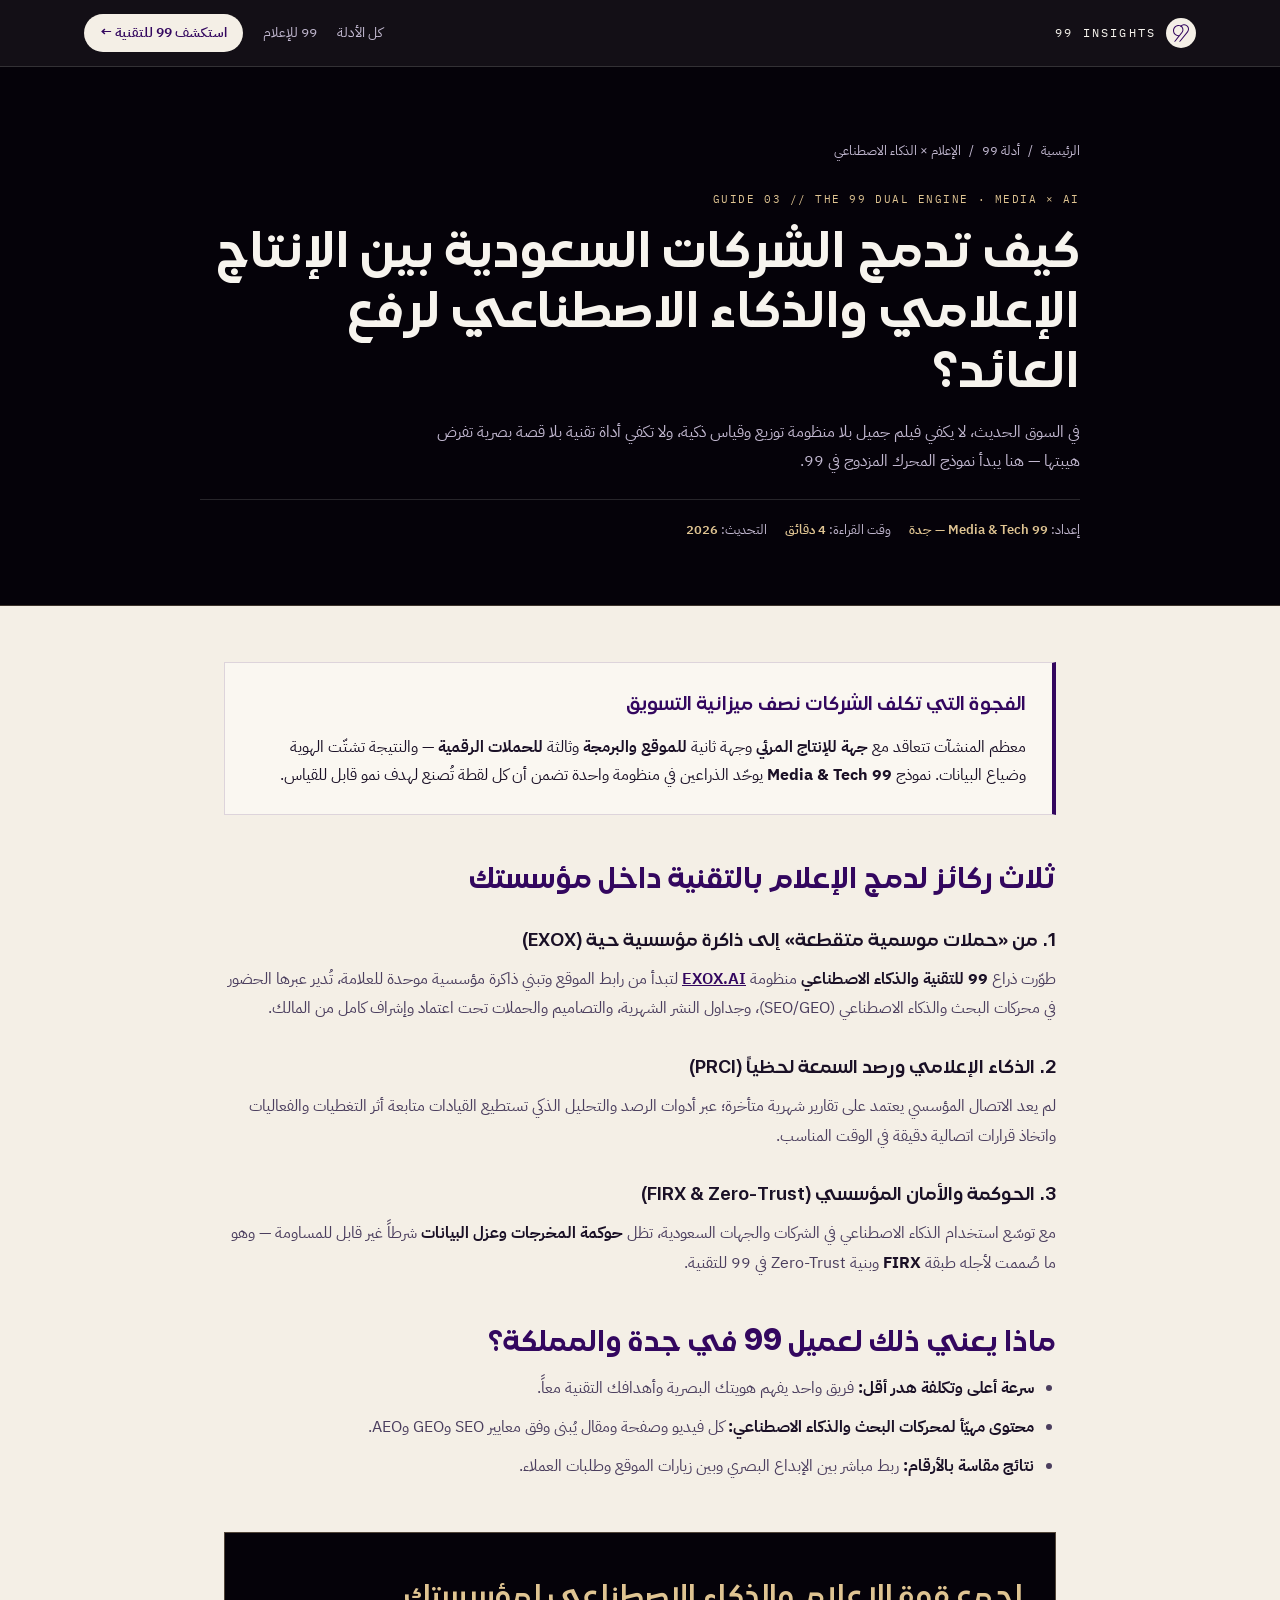
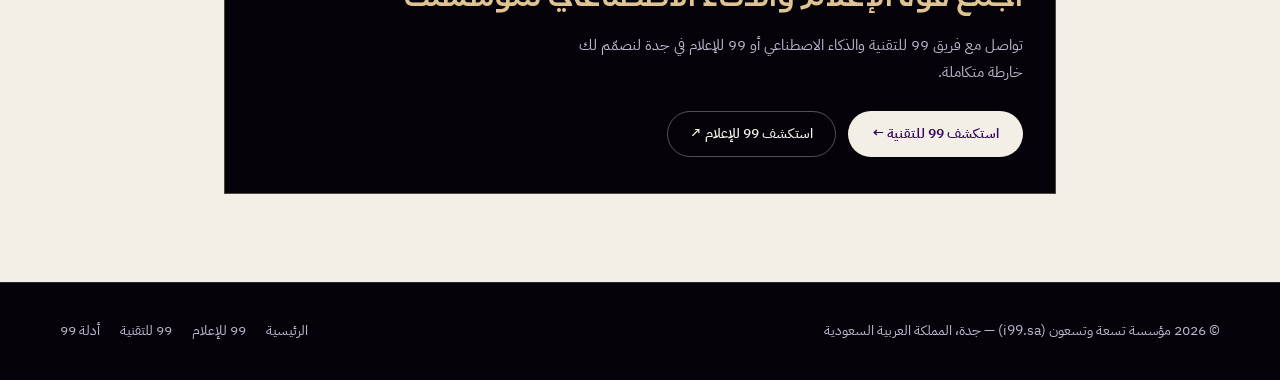
<file: insights/media-meets-ai/index.html>
<!DOCTYPE html>
<html lang="ar" dir="rtl">

<head>
    <meta charset="UTF-8">
    <meta name="viewport" content="width=device-width, initial-scale=1.0, maximum-scale=5.0">
    <title>دمج الإنتاج الإعلامي بالذكاء الاصطناعي للشركات | 99</title>
    <meta name="description"
        content="نموذج مؤسسة 99 في جدة (99 للإعلام × 99 للتقنية وEXOX): كيف تحوّل الشركات السعودية المحتوى الإعلامي والحملات إلى منظومة نمو ذكية.">
    <meta name="keywords"
        content="الذكاء الاصطناعي في التسويق والإعلام السعودية, شركة ذكاء اصطناعي جدة, EXOX AI, 99 للتقنية والإعلام, التحول الرقمي والإعلامي, i99.sa">
    <meta name="robots" content="index, follow, max-image-preview:large, max-snippet:-1">
    <meta name="theme-color" content="#33075F">
    <meta name="geo.region" content="SA-02">
    <meta name="geo.placename" content="Jeddah, Saudi Arabia">

    <link rel="canonical" href="https://www.i99.sa/insights/media-meets-ai/">
    <link rel="alternate" type="text/plain" title="99 Media &amp; Tech — LLMs Knowledge Summary" href="https://www.i99.sa/llms.txt">
    <link rel="manifest" href="../../site.webmanifest">
    <link rel="icon" type="image/svg+xml" href="../../img/tech-favicon.svg?v=2026">
    <link rel="icon" type="image/png" sizes="48x48" href="../../img/tech-favicon-48.png?v=2026">
    <link rel="shortcut icon" type="image/x-icon" href="../../favicon.ico?v=2026">
    <link rel="apple-touch-icon" sizes="180x180" href="../../apple-touch-icon.png?v=2026">

    <meta property="og:type" content="article">
    <meta property="og:url" content="https://www.i99.sa/insights/media-meets-ai/">
    <meta property="og:title" content="كيف تدمج الشركات السعودية بين الإنتاج الإعلامي والذكاء الاصطناعي لرفع العائد؟">
    <meta property="og:description" content="نموذج 99 Media & Tech وEXOX في جدة لتحويل السرد الإعلامي إلى حضور رقمي ذكي وقابل للقياس.">
    <meta property="og:image" content="https://www.i99.sa/img/og-home.png">
    <meta name="twitter:card" content="summary_large_image">

    <script type="application/ld+json">
    {
      "@context": "https://schema.org",
      "@graph": [
        {
          "@type": "Article",
          "@id": "https://www.i99.sa/insights/media-meets-ai/#article",
          "headline": "كيف تدمج الشركات السعودية بين الإنتاج الإعلامي والذكاء الاصطناعي لرفع العائد؟ (نموذج 99 وEXOX)",
          "description": "دراسة منهجية حول الفجوة بين الوكالات الإعلانية التقليدية وشركات البرمجة، وكيف يوحّد نموذج 99 في جدة بين الإنتاج السينمائي ومنظومات الذكاء الاصطناعي (EXOX وPRCI وFIRX).",
          "image": "https://www.i99.sa/img/og-home.png",
          "datePublished": "2026-11-26",
          "dateModified": "2026-11-26",
          "inLanguage": "ar-SA",
          "author": { "@type": "Organization", "@id": "https://www.i99.sa/#org", "name": "99 Media & Tech" },
          "publisher": {
            "@type": "Organization",
            "@id": "https://www.i99.sa/#org",
            "name": "99 Media & Tech",
            "logo": { "@type": "ImageObject", "url": "https://www.i99.sa/img/tech-icon-512.png" }
          },
          "mainEntityOfPage": "https://www.i99.sa/insights/media-meets-ai/"
        },
        {
          "@type": "BreadcrumbList",
          "itemListElement": [
            { "@type": "ListItem", "position": 1, "name": "الرئيسية", "item": "https://www.i99.sa/" },
            { "@type": "ListItem", "position": 2, "name": "أدلة 99", "item": "https://www.i99.sa/insights/" },
            { "@type": "ListItem", "position": 3, "name": "دمج الإعلام بالذكاء الاصطناعي", "item": "https://www.i99.sa/insights/media-meets-ai/" }
          ]
        }
      ]
    }
    </script>

    <link rel="preconnect" href="https://fonts.googleapis.com">
    <link rel="preconnect" href="https://fonts.gstatic.com" crossorigin>
    <link href="https://fonts.googleapis.com/css2?family=IBM+Plex+Mono:wght@400;500&family=IBM+Plex+Sans+Arabic:wght@400;500;600&display=swap" rel="stylesheet">
    <link rel="stylesheet" href="../../css/insights.css?v=1.0">

    <script async src="https://www.googletagmanager.com/gtag/js?id=G-SBQ4DKVCV8"></script>
    <script>
      window.dataLayer = window.dataLayer || [];
      function gtag(){dataLayer.push(arguments);}
      gtag('js', new Date());
      gtag('config', 'G-SBQ4DKVCV8');
    </script>
</head>

<body>
    <header class="guide-header">
        <div class="guide-header-inner">
            <a href="../../" class="g-brand" aria-label="99 Media &amp; Tech">
                <span class="g-seal" aria-hidden="true">
                    <svg viewBox="0 0 450 450" width="18" height="18" fill="none">
                        <path fill-rule="evenodd" fill="#33075F" d="m259.1 219.4l-168.4 213.8c-8.9 11.1-25.1 12.9-36.2 4.1l100.9-129.4c-28.2-2.5-55-13.2-77.5-31.5-29.9-24.3-48.5-58.8-52.2-97.2-3.6-37.1 7.3-73.7 30.8-103 23.4-29.3 56.7-48 93.7-52.7q1.7-0.2 3.5-0.4c24.1-2.4 47.4 2.2 67.5 12.8 8.1 4.3 15.7 9.5 22.6 15.5 10.7 9.3 19.8 20.7 27 33.9 23.8 43.8 19.4 95.2-11.7 134.1zm-10.9-121.8c-6.4-11.8-14.8-21.7-24.6-29.5-7-5.5-14.6-10-22.8-13.3-10.8-4.3-22.6-6.6-34.7-6.6q-4.9 0-9.9 0.5-1.4 0.2-2.8 0.3c-62.4 7.9-108.2 65.1-102.1 127.7 3 31.5 18.2 59.8 42.8 79.8 23.2 18.8 52 27.9 81.7 25.9l27.5-34.5 16.3-20.3 19.4-24.3c24.5-30.6 28-71.1 9.2-105.7z" />
                        <path fill="#33075F" d="m398.5 203.9l-183.5 229.3c-8.8 11.1-25 12.9-36.1 4.1l136.2-170.3 63.3-79.2c24.5-30.6 28-71.1 9.2-105.7-18.5-34-53.8-52.7-92-48.9q-1.4 0.2-2.9 0.3c-17.5 2.2-34.2 8.4-48.9 17.9q-6.8 4.4-12.9 9.8-3.9 3.3-7.3 6.9c-7-5.5-14.6-10-22.8-13.3q6.1-6.9 13.2-13 3.5-3.1 7.2-5.9c20-15.2 43.4-24.7 68.4-27.9q1.7-0.2 3.5-0.4c48.6-4.9 93.5 18.9 117.1 62.2 23.8 43.8 19.3 95.2-11.7 134.1z" />
                    </svg>
                </span>
                <span class="g-brand-word" dir="ltr">99 INSIGHTS</span>
            </a>
            <nav class="g-nav">
                <a href="../">كل الأدلة</a>
                <a href="../../media/">99 للإعلام</a>
                <a href="../../tech/" class="g-cta">استكشف 99 للتقنية ←</a>
            </nav>
        </div>
    </header>

    <section class="guide-hero">
        <div class="guide-hero-inner">
            <nav class="breadcrumb" aria-label="مسار التنقل">
                <a href="../../">الرئيسية</a><span>/</span><a href="../">أدلة 99</a><span>/</span><span>الإعلام × الذكاء الاصطناعي</span>
            </nav>
            <span class="guide-kicker mono" dir="ltr">GUIDE 03 // THE 99 DUAL ENGINE · MEDIA × AI</span>
            <h1>كيف تدمج الشركات السعودية بين الإنتاج الإعلامي والذكاء الاصطناعي لرفع العائد؟</h1>
            <p class="guide-lead">في السوق الحديث، لا يكفي فيلم جميل بلا منظومة توزيع وقياس ذكية، ولا تكفي أداة تقنية بلا قصة بصرية تفرض هيبتها — هنا يبدأ نموذج المحرك المزدوج في 99.</p>
            <div class="guide-meta">
                <span>إعداد: <strong>99 Media &amp; Tech — جدة</strong></span>
                <span>وقت القراءة: <strong>4 دقائق</strong></span>
                <span>التحديث: <strong>2026</strong></span>
            </div>
        </div>
    </section>

    <main class="guide-main">
        <div class="summary-box">
            <h2>الفجوة التي تكلف الشركات نصف ميزانية التسويق</h2>
            <p>معظم المنشآت تتعاقد مع <strong>جهة للإنتاج المرئي</strong> وجهة ثانية <strong>للموقع والبرمجة</strong> وثالثة <strong>للحملات الرقمية</strong> — والنتيجة تشتّت الهوية وضياع البيانات. نموذج <strong>99 Media &amp; Tech</strong> يوحّد الذراعين في منظومة واحدة تضمن أن كل لقطة تُصنع لهدف نمو قابل للقياس.</p>
        </div>

        <article class="article-body">
            <h2>ثلاث ركائز لدمج الإعلام بالتقنية داخل مؤسستك</h2>

            <h3>1. من «حملات موسمية متقطعة» إلى ذاكرة مؤسسية حية (EXOX)</h3>
            <p>طوّرت ذراع <strong>99 للتقنية والذكاء الاصطناعي</strong> منظومة <a href="https://exox.ai/" target="_blank" rel="noopener noreferrer" style="color:var(--royal-99);font-weight:600;text-decoration:underline;">EXOX.AI</a> لتبدأ من رابط الموقع وتبني ذاكرة مؤسسية موحدة للعلامة، تُدير عبرها الحضور في محركات البحث والذكاء الاصطناعي (SEO/GEO)، وجداول النشر الشهرية، والتصاميم والحملات تحت اعتماد وإشراف كامل من المالك.</p>

            <h3>2. الذكاء الإعلامي ورصد السمعة لحظياً (PRCI)</h3>
            <p>لم يعد الاتصال المؤسسي يعتمد على تقارير شهرية متأخرة؛ عبر أدوات الرصد والتحليل الذكي تستطيع القيادات متابعة أثر التغطيات والفعاليات واتخاذ قرارات اتصالية دقيقة في الوقت المناسب.</p>

            <h3>3. الحوكمة والأمان المؤسسي (FIRX &amp; Zero-Trust)</h3>
            <p>مع توسّع استخدام الذكاء الاصطناعي في الشركات والجهات السعودية، تظل <strong>حوكمة المخرجات وعزل البيانات</strong> شرطاً غير قابل للمساومة — وهو ما صُممت لأجله طبقة <strong>FIRX</strong> وبنية Zero-Trust في 99 للتقنية.</p>

            <h2>ماذا يعني ذلك لعميل 99 في جدة والمملكة؟</h2>
            <ul>
                <li><strong>سرعة أعلى وتكلفة هدر أقل:</strong> فريق واحد يفهم هويتك البصرية وأهدافك التقنية معاً.</li>
                <li><strong>محتوى مهيّأ لمحركات البحث والذكاء الاصطناعي:</strong> كل فيديو وصفحة ومقال يُبنى وفق معايير SEO وGEO وAEO.</li>
                <li><strong>نتائج مقاسة بالأرقام:</strong> ربط مباشر بين الإبداع البصري وبين زيارات الموقع وطلبات العملاء.</li>
            </ul>
        </article>

        <div class="guide-cta-box">
            <div>
                <h2>اجمع قوة الإعلام والذكاء الاصطناعي لمؤسستك</h2>
                <p>تواصل مع فريق 99 للتقنية والذكاء الاصطناعي أو 99 للإعلام في جدة لنصمّم لك خارطة متكاملة.</p>
            </div>
            <div class="cta-btns">
                <a href="../../tech/" class="btn-ivory">استكشف 99 للتقنية ←</a>
                <a href="../../media/" class="btn-wire">استكشف 99 للإعلام ↗</a>
            </div>
        </div>
    </main>

    <footer class="guide-footer">
        <div class="guide-footer-inner">
            <span>© 2026 مؤسسة تسعة وتسعون (i99.sa) — جدة، المملكة العربية السعودية</span>
            <div class="guide-footer-links">
                <a href="../../">الرئيسية</a>
                <a href="../../media/">99 للإعلام</a>
                <a href="../../tech/">99 للتقنية</a>
                <a href="../">أدلة 99</a>
            </div>
        </div>
    </footer>

    <script src="../../js/analytics-bridge.js?v=2.1" defer></script>
</body>

</html>
</file>
<file: css/splash.css>
/* ==========================================================================
   99 MEDIA & TECH — THE OPTICAL APERTURE PORTAL (v2.2 · INTEL-MAC 60FPS)
   100% GPU-Composited (transform + opacity ONLY):
   - Zero flex-basis/left layout reflows on hover
   - Zero pointermove gradient repaints
   - Zero CSS filter animations
   - Counter-translated GPU curtain mask + synchronized rotating 99 seal
   ========================================================================== */

@font-face {
    font-family: "DGAgnadeen";
    src: url("../assets/fonts/DGAgnadeen-Bold.woff2") format("woff2");
    font-weight: 700;
    font-style: normal;
    font-display: swap;
}

@font-face {
    font-family: "DGAgnadeen";
    src: url("../assets/fonts/DGAgnadeen-Extrabold.woff2") format("woff2");
    font-weight: 800;
    font-style: normal;
    font-display: swap;
}

:root {
    --obsidian: #050209;
    --royal-99: #33075F;
    --royal-violet: #B794FF;
    --champagne: #DFC492;
    --ivory: #F4EFE6;
    --ink: #F7F4EE;
    --ink-2: #C2B8D0;
    --ink-3: #8D81A1;
    --line: rgba(247, 244, 238, 0.13);
    --font-display: "DGAgnadeen", "IBM Plex Sans Arabic", sans-serif;
    --font-body: "IBM Plex Sans Arabic", "IBM Plex Sans", sans-serif;
    --font-en: "IBM Plex Sans", sans-serif;
    --font-mono: "IBM Plex Mono", monospace;
    --ease: cubic-bezier(0.22, 1, 0.36, 1);
    --dur: 0.48s;
}

*, *::before, *::after {
    margin: 0;
    padding: 0;
    box-sizing: border-box;
}

html, body {
    min-height: 100%;
    background: var(--obsidian);
    color: var(--ink);
    font-family: var(--font-body);
    -webkit-font-smoothing: antialiased;
    overflow-x: hidden;
}

html[lang="en"] body { font-family: var(--font-en); }
a { color: inherit; text-decoration: none; }
button { font: inherit; color: inherit; background: none; border: 0; cursor: pointer; }

.mono-meta {
    font-family: var(--font-mono);
    font-size: 11px;
    letter-spacing: 0.14em;
    text-transform: uppercase;
}

/* ═══ HEADER ═══ */
.portal-header {
    position: fixed;
    inset-block-start: 0;
    inset-inline: 0;
    z-index: 40;
    height: 68px;
    padding-inline: 32px;
    display: grid;
    grid-template-columns: 1fr auto 1fr;
    align-items: center;
    gap: 16px;
    background: linear-gradient(180deg, rgba(5, 2, 9, 0.82) 0%, rgba(5, 2, 9, 0) 100%);
    pointer-events: none;
}

.portal-header > * { pointer-events: auto; }

.portal-live {
    display: inline-flex;
    align-items: center;
    gap: 9px;
    color: var(--ink-2);
    white-space: nowrap;
}

.live-dot {
    width: 6px;
    height: 6px;
    border-radius: 50%;
    background: var(--champagne);
}

.clock-val { color: var(--ink); }

.portal-brand {
    display: inline-flex;
    align-items: center;
    gap: 10px;
    white-space: nowrap;
}

.header-seal-mini {
    display: none;
    width: 28px;
    height: 28px;
    border-radius: 50%;
    background: var(--ivory);
    place-items: center;
    box-shadow: 0 0 0 1px rgba(223, 196, 146, 0.45);
}

.brand-word {
    font-family: var(--font-mono);
    font-size: 12.5px;
    font-weight: 500;
    letter-spacing: 0.22em;
    color: var(--ink);
}

.brand-est {
    font-size: 10px;
    color: var(--champagne);
    opacity: 0.85;
}

.portal-actions {
    display: inline-flex;
    align-items: center;
    justify-content: flex-end;
    gap: 12px;
    white-space: nowrap;
}

.portal-wa {
    font-size: 13px;
    color: var(--ink-2);
    transition: color 0.2s ease;
}

.portal-wa:hover { color: var(--champagne); }

.lang-btn {
    min-width: 44px;
    min-height: 32px;
    padding-inline: 12px;
    border-radius: 999px;
    border: 1px solid var(--line);
    background: rgba(5, 2, 9, 0.56);
    font-size: 12px;
    font-weight: 600;
    color: var(--ink);
    transition: border-color 0.2s ease, background-color 0.2s ease;
}

.lang-btn:hover {
    border-color: var(--champagne);
    background: rgba(51, 7, 95, 0.5);
}

/* ═══ STAGE & 100% GPU SPLIT CURTAIN BACKDROPS ═══ */
.portal-stage {
    position: relative;
    display: flex;
    min-height: 100dvh;
    width: 100%;
    overflow: hidden;
    background: var(--obsidian);
}

.gpu-backdrops {
    position: absolute;
    inset: 0;
    z-index: 0;
    overflow: hidden;
    pointer-events: none;
}

.world-layer,
.media-curtain,
.media-curtain-inner {
    position: absolute;
    inset: 0;
    width: 100%;
    height: 100%;
}

.media-curtain {
    overflow: hidden;
    will-change: transform;
    transition: transform var(--dur) var(--ease);
}

.media-curtain-inner {
    will-change: transform;
    transition: transform var(--dur) var(--ease);
}

/*
   RTL (Arabic): Media is RIGHT half, Tech is LEFT half.
   Idle: Curtain translates +50%, inner counter-translates -50% (shows right 50%).
   Hover Media: Curtain translates +43%, inner -43% (Media reveals 57% smoothly!).
   Hover Tech:  Curtain translates +57%, inner -57% (Tech reveals 57% smoothly!).
*/
html[dir="rtl"] .media-curtain       { transform: translate3d(50%, 0, 0); }
html[dir="rtl"] .media-curtain-inner { transform: translate3d(-50%, 0, 0); }

html[dir="rtl"] .portal-stage[data-focus="media"] .media-curtain       { transform: translate3d(43%, 0, 0); }
html[dir="rtl"] .portal-stage[data-focus="media"] .media-curtain-inner { transform: translate3d(-43%, 0, 0); }

html[dir="rtl"] .portal-stage[data-focus="tech"] .media-curtain       { transform: translate3d(57%, 0, 0); }
html[dir="rtl"] .portal-stage[data-focus="tech"] .media-curtain-inner { transform: translate3d(-57%, 0, 0); }

html[dir="rtl"] .portal-stage.is-entering-media .media-curtain       { transform: translate3d(0%, 0, 0); }
html[dir="rtl"] .portal-stage.is-entering-media .media-curtain-inner { transform: translate3d(0%, 0, 0); }
html[dir="rtl"] .portal-stage.is-entering-tech  .media-curtain       { transform: translate3d(100%, 0, 0); }
html[dir="rtl"] .portal-stage.is-entering-tech  .media-curtain-inner { transform: translate3d(-100%, 0, 0); }

/*
   LTR (English): Media is LEFT half, Tech is RIGHT half.
   Idle: Curtain translates -50%, inner counter-translates +50% (shows left 50%).
*/
html[dir="ltr"] .media-curtain       { transform: translate3d(-50%, 0, 0); }
html[dir="ltr"] .media-curtain-inner { transform: translate3d(50%, 0, 0); }

html[dir="ltr"] .portal-stage[data-focus="media"] .media-curtain       { transform: translate3d(-43%, 0, 0); }
html[dir="ltr"] .portal-stage[data-focus="media"] .media-curtain-inner { transform: translate3d(43%, 0, 0); }

html[dir="ltr"] .portal-stage[data-focus="tech"] .media-curtain       { transform: translate3d(-57%, 0, 0); }
html[dir="ltr"] .portal-stage[data-focus="tech"] .media-curtain-inner { transform: translate3d(57%, 0, 0); }

html[dir="ltr"] .portal-stage.is-entering-media .media-curtain       { transform: translate3d(0%, 0, 0); }
html[dir="ltr"] .portal-stage.is-entering-media .media-curtain-inner { transform: translate3d(0%, 0, 0); }
html[dir="ltr"] .portal-stage.is-entering-tech  .media-curtain       { transform: translate3d(-100%, 0, 0); }
html[dir="ltr"] .portal-stage.is-entering-tech  .media-curtain-inner { transform: translate3d(100%, 0, 0); }

.world-photo {
    position: absolute;
    inset: 0;
    width: 100%;
    height: 100%;
    object-fit: cover;
    opacity: 0.62;
    transform: scale3d(1.01, 1.01, 1);
    will-change: transform, opacity;
    transition: transform var(--dur) var(--ease), opacity var(--dur) var(--ease);
}

/* Frame each photographic focal point cleanly in its visible half (RTL mirrors monolith into left half!) */
html[dir="rtl"] .world-tech .world-photo  { transform: scale3d(-1.01, 1.01, 1); object-position: 62% 48%; }
html[dir="rtl"] .photo-media              { transform: scale3d(-1.01, 1.01, 1); object-position: 35% 50%; }
html[dir="ltr"] .photo-media              { object-position: 35% 50%; }
html[dir="ltr"] .photo-tech               { object-position: 62% 48%; }

html[dir="rtl"] .portal-stage[data-focus="media"] .photo-media              { opacity: 0.84; transform: scale3d(-1.035, 1.035, 1); }
html[dir="rtl"] .portal-stage[data-focus="tech"]  .world-tech .world-photo  { opacity: 0.86; transform: scale3d(-1.035, 1.035, 1); }
html[dir="ltr"] .portal-stage[data-focus="media"] .photo-media              { opacity: 0.84; transform: scale3d(1.035, 1.035, 1); }
html[dir="ltr"] .portal-stage[data-focus="tech"]  .photo-tech               { opacity: 0.86; transform: scale3d(1.035, 1.035, 1); }

.portal-stage[data-focus="media"] .photo-tech  { opacity: 0.36; }
.portal-stage[data-focus="tech"]  .photo-media { opacity: 0.36; }

.world-scrim {
    position: absolute;
    inset: 0;
}

.media-scrim {
    background: linear-gradient(180deg, rgba(5, 2, 9, 0.72) 0%, rgba(16, 6, 30, 0.34) 48%, rgba(5, 2, 9, 0.90) 100%);
}

.tech-scrim {
    background: linear-gradient(180deg, rgba(5, 2, 9, 0.72) 0%, rgba(10, 4, 22, 0.32) 48%, rgba(5, 2, 9, 0.92) 100%);
}

/* ═══ SCULPTURAL 99 WATERMARK & SYNCHRONIZED SEAM (PURE GPU TRANSLATE3D!) ═══ */
.stage-watermark {
    position: absolute;
    top: 50%;
    left: 50%;
    transform: translate3d(-50%, -52%, 0);
    z-index: 4;
    font-family: var(--font-display);
    font-weight: 800;
    font-size: clamp(13rem, 23vw, 22rem);
    line-height: 0.85;
    color: transparent;
    -webkit-text-stroke: 1px rgba(247, 244, 238, 0.08);
    pointer-events: none;
    user-select: none;
    will-change: transform, opacity;
    transition: transform var(--dur) var(--ease), opacity var(--dur) ease;
}

.optical-seam {
    position: absolute;
    inset-block: 0;
    left: 50%;
    transform: translate3d(-50%, 0, 0);
    z-index: 16;
    pointer-events: none;
    display: flex;
    align-items: center;
    justify-content: center;
    will-change: transform, opacity;
    transition: transform var(--dur) var(--ease), opacity 0.25s ease;
}

/* Exact ±7vw shift matches the 43%/57% curtain boundary mathematically with ZERO layout! */
html[dir="rtl"] .portal-stage[data-focus="media"] .optical-seam    { transform: translate3d(calc(-50% - 7vw), 0, 0); }
html[dir="rtl"] .portal-stage[data-focus="media"] .stage-watermark { transform: translate3d(calc(-50% - 7vw), -52%, 0); opacity: 0.9; }
html[dir="rtl"] .portal-stage[data-focus="tech"]  .optical-seam    { transform: translate3d(calc(-50% + 7vw), 0, 0); }
html[dir="rtl"] .portal-stage[data-focus="tech"]  .stage-watermark { transform: translate3d(calc(-50% + 7vw), -52%, 0); opacity: 0.9; }

html[dir="ltr"] .portal-stage[data-focus="media"] .optical-seam    { transform: translate3d(calc(-50% + 7vw), 0, 0); }
html[dir="ltr"] .portal-stage[data-focus="media"] .stage-watermark { transform: translate3d(calc(-50% + 7vw), -52%, 0); opacity: 0.9; }
html[dir="ltr"] .portal-stage[data-focus="tech"]  .optical-seam    { transform: translate3d(calc(-50% - 7vw), 0, 0); }
html[dir="ltr"] .portal-stage[data-focus="tech"]  .stage-watermark { transform: translate3d(calc(-50% - 7vw), -52%, 0); opacity: 0.9; }

.portal-stage.is-entering-media .optical-seam,
.portal-stage.is-entering-tech  .optical-seam,
.portal-stage.is-entering-media .stage-watermark,
.portal-stage.is-entering-tech  .stage-watermark { opacity: 0; }

.seam-blade {
    position: absolute;
    inset-block: 68px 54px;
    width: 1px;
    background: linear-gradient(
        180deg,
        transparent 0%,
        rgba(223, 196, 146, 0.45) 22%,
        rgba(247, 244, 238, 0.72) 50%,
        rgba(183, 148, 255, 0.45) 78%,
        transparent 100%
    );
}

.aperture-dial {
    position: relative;
    width: 116px;
    height: 116px;
    display: grid;
    place-items: center;
}

.dial-ring {
    position: absolute;
    inset: 0;
    color: rgba(247, 244, 238, 0.48);
    will-change: transform;
    transition: transform var(--dur) var(--ease);
}

.portal-stage[data-focus="media"] .dial-ring { transform: rotate(52deg) scale3d(1.06, 1.06, 1); }
.portal-stage[data-focus="tech"]  .dial-ring { transform: rotate(-52deg) scale3d(1.06, 1.06, 1); }

.center-seal {
    position: relative;
    z-index: 2;
    width: 68px;
    height: 68px;
    border-radius: 50%;
    background: var(--ivory);
    display: grid;
    place-items: center;
    box-shadow: 0 0 0 7px rgba(5, 2, 9, 0.9), 0 0 0 8px rgba(223, 196, 146, 0.42);
    will-change: transform;
    transition: transform 0.35s var(--ease);
}

.portal-stage[data-focus="media"] .center-seal,
.portal-stage[data-focus="tech"]  .center-seal { transform: scale3d(1.06, 1.06, 1); }

/* ═══ STATIC 50/50 EDITORIAL DOORWAYS (ZERO REFLOW!) ═══ */
.doorway {
    position: relative;
    z-index: 6;
    flex: 1 1 50%;
    min-width: 0;
    display: flex;
    align-items: stretch;
    padding: 96px clamp(28px, 5vw, 76px) 78px;
    transition: opacity 0.35s ease;
}

.mobile-backdrop { display: none; }

.portal-stage[data-focus="media"] .doorway-tech  { opacity: 0.62; }
.portal-stage[data-focus="tech"]  .doorway-media { opacity: 0.62; }
.portal-stage.is-entering-media .doorway-tech,
.portal-stage.is-entering-tech  .doorway-media   { opacity: 0; }

.door-inner {
    width: 100%;
    max-width: 520px;
    margin-inline: auto;
    display: flex;
    flex-direction: column;
    justify-content: space-between;
    gap: 24px;
}

.door-top {
    display: flex;
    align-items: center;
    justify-content: space-between;
    gap: 12px;
}

.door-index {
    display: inline-flex;
    align-items: center;
    gap: 10px;
    color: var(--ink-2);
}

.doorway-media .idx-num { color: var(--champagne); }
.doorway-tech  .idx-num { color: var(--royal-violet); }

.door-badge {
    font-size: 10px;
    padding: 4px 10px;
    border: 1px solid rgba(223, 196, 146, 0.34);
    color: var(--champagne);
    background: rgba(5, 2, 9, 0.56);
}

.badge-tech {
    border-color: rgba(183, 148, 255, 0.36);
    color: var(--royal-violet);
}

.door-copy {
    display: flex;
    flex-direction: column;
    gap: 14px;
    margin-block: auto;
}

.door-kicker {
    font-size: 13px;
    font-weight: 500;
    color: var(--champagne);
}

.doorway-tech .door-kicker { color: #CCB5FF; }

.door-title {
    font-family: var(--font-display);
    font-weight: 800;
    font-size: clamp(2.15rem, 4vw, 3.65rem);
    line-height: 1.15;
    color: var(--ink);
    transition: transform 0.35s var(--ease), color 0.25s ease;
}

html[lang="en"] .door-title {
    font-family: var(--font-en);
    font-weight: 600;
    letter-spacing: -0.025em;
}

.doorway-media:hover .door-title { color: var(--champagne); transform: translate3d(0, -3px, 0); }
.doorway-tech:hover  .door-title { color: #F1E8FF; transform: translate3d(0, -3px, 0); }

.door-desc {
    font-size: clamp(14.5px, 1.08vw, 16px);
    line-height: 1.82;
    color: var(--ink-2);
    max-width: 42ch;
}

.door-footer {
    display: flex;
    flex-direction: column;
    gap: 16px;
    padding-block-start: 18px;
    border-top: 1px solid var(--line);
}

.door-proof {
    display: inline-flex;
    align-items: center;
    gap: 9px;
    font-size: 12.5px;
    color: var(--ink-2);
}

.proof-dot {
    width: 6px;
    height: 6px;
    border-radius: 50%;
    flex-shrink: 0;
}

.proof-gold   { background: var(--champagne); }
.proof-violet { background: var(--royal-violet); }

.door-bottom-row {
    display: flex;
    flex-wrap: wrap;
    align-items: center;
    justify-content: space-between;
    gap: 14px;
}

.door-tags {
    display: flex;
    flex-wrap: wrap;
    gap: 7px;
}

.door-tags span {
    font-size: 10px;
    padding: 5px 10px;
    border: 1px solid var(--line);
    color: var(--ink-2);
    background: rgba(5, 2, 9, 0.56);
}

.door-cta {
    display: inline-flex;
    align-items: center;
    justify-content: center;
    min-height: 44px;
    padding-inline: 24px;
    border-radius: 999px;
    font-size: 13.5px;
    font-weight: 600;
    white-space: nowrap;
    transition: transform 0.25s var(--ease), background-color 0.2s ease, border-color 0.2s ease;
}

.cta-gold {
    background: var(--ivory);
    color: var(--royal-99);
}

.doorway-media:hover .cta-gold,
.doorway-media:focus-visible .cta-gold {
    background: var(--champagne);
    transform: translate3d(0, -2px, 0);
}

.cta-royal {
    background: rgba(51, 7, 95, 0.85);
    border: 1px solid rgba(194, 168, 255, 0.48);
    color: var(--ink);
}

.doorway-tech:hover .cta-royal,
.doorway-tech:focus-visible .cta-royal {
    background: var(--royal-99);
    border-color: #D8C4FF;
    transform: translate3d(0, -2px, 0);
}

/* ═══ MINIMAL FOOTER STRIP ═══ */
.portal-footer {
    position: fixed;
    inset-block-end: 0;
    inset-inline: 0;
    z-index: 30;
    min-height: 50px;
    padding: 12px 32px;
    display: flex;
    flex-wrap: wrap;
    align-items: center;
    justify-content: space-between;
    gap: 12px;
    font-size: 12.5px;
    color: var(--ink-3);
    background: linear-gradient(0deg, rgba(5, 2, 9, 0.94) 0%, rgba(5, 2, 9, 0) 100%);
    pointer-events: none;
}

.portal-footer > * { pointer-events: auto; }

.portal-footer-links {
    display: inline-flex;
    align-items: center;
    gap: 10px;
}

.portal-footer-links a {
    color: var(--ink-2);
    transition: color 0.2s ease;
}

.portal-footer-links a:hover { color: var(--champagne); }

.doorway:focus-visible {
    outline: 2px solid var(--champagne);
    outline-offset: -4px;
}

@media (prefers-reduced-motion: reduce) {
    .media-curtain, .media-curtain-inner, .optical-seam, .stage-watermark, .dial-ring, .world-photo {
        transition: none !important;
    }
}

/* ═══ RESPONSIVE (TABLET & MOBILE) ═══ */
@media (max-width: 900px) {
    .portal-header {
        grid-template-columns: auto auto;
        padding-inline: 18px;
        background: rgba(5, 2, 9, 0.92);
        border-bottom: 1px solid var(--line);
    }
    .portal-live, .portal-wa, .brand-est { display: none; }
    .header-seal-mini { display: grid; }

    .portal-stage {
        flex-direction: column;
        padding-block-start: 68px;
    }

    .gpu-backdrops, .stage-watermark, .optical-seam { display: none; }

    .doorway {
        flex: 1 1 auto;
        min-height: 50dvh;
        padding: 40px 22px 44px;
        overflow: hidden;
        border-bottom: 1px solid rgba(223, 196, 146, 0.22);
    }

    .mobile-backdrop {
        display: block;
        position: absolute;
        inset: 0;
        z-index: 0;
        pointer-events: none;
    }

    .door-inner { position: relative; z-index: 2; }

    .portal-footer {
        position: static;
        background: var(--obsidian);
        padding: 20px 18px 28px;
        justify-content: center;
        text-align: center;
    }
}

.sr-only {
    position: absolute;
    width: 1px;
    height: 1px;
    padding: 0;
    margin: -1px;
    overflow: hidden;
    clip: rect(0, 0, 0, 0);
    white-space: nowrap;
    border: 0;
}
</file>
<file: css/insights.css>
/* ==========================================================================
   99 MEDIA & TECH — EDITORIAL INSIGHTS & GEO AUTHORITY GUIDES
   Matches 99 Warm Ivory (#F4EFE6) + Royal Indigo (#33075F) + Obsidian (#050209)
   Ultra-lightweight pure CSS — instant LCP, zero layout shift, 100% accessible
   ========================================================================== */

@font-face {
    font-family: "DGAgnadeen";
    src: url("../assets/fonts/DGAgnadeen-Bold.woff2") format("woff2");
    font-weight: 700;
    font-style: normal;
    font-display: swap;
}

@font-face {
    font-family: "DGAgnadeen";
    src: url("../assets/fonts/DGAgnadeen-Extrabold.woff2") format("woff2");
    font-weight: 800;
    font-style: normal;
    font-display: swap;
}

:root {
    --obsidian: #050209;
    --obsidian-2: #0D0618;
    --royal-99: #33075F;
    --royal-deep: #21043F;
    --champagne: #DFC492;
    --ivory: #F4EFE6;
    --ivory-card: #FAF7F1;
    --ink: #1A1026;
    --ink-2: #4B3E5E;
    --ink-light: #F7F4EE;
    --ink-light-2: #C2B8D0;
    --line: rgba(51, 7, 95, 0.14);
    --line-light: rgba(247, 244, 238, 0.14);
    --font-display: "DGAgnadeen", "IBM Plex Sans Arabic", sans-serif;
    --font-body: "IBM Plex Sans Arabic", "IBM Plex Sans", sans-serif;
    --font-mono: "IBM Plex Mono", monospace;
    --ease: cubic-bezier(0.22, 1, 0.36, 1);
}

*, *::before, *::after { box-sizing: border-box; margin: 0; padding: 0; }
html { scroll-behavior: smooth; }
body {
    background: var(--ivory);
    color: var(--ink);
    font-family: var(--font-body);
    line-height: 1.85;
    -webkit-font-smoothing: antialiased;
}
a { color: inherit; text-decoration: none; }

.mono {
    font-family: var(--font-mono);
    font-size: 11px;
    letter-spacing: 0.14em;
    text-transform: uppercase;
}

/* Header */
.guide-header {
    position: sticky;
    top: 0;
    z-index: 40;
    background: rgba(5, 2, 9, 0.94);
    color: var(--ink-light);
    border-bottom: 1px solid var(--line-light);
}
.guide-header-inner {
    max-width: 1160px;
    margin-inline: auto;
    padding: 0 24px;
    height: 66px;
    display: flex;
    align-items: center;
    justify-content: space-between;
    gap: 16px;
}
.g-brand {
    display: inline-flex;
    align-items: center;
    gap: 10px;
    white-space: nowrap;
}
.g-seal {
    width: 30px;
    height: 30px;
    border-radius: 50%;
    background: var(--ivory);
    display: grid;
    place-items: center;
}
.g-brand-word {
    font-family: var(--font-mono);
    font-size: 12px;
    letter-spacing: 0.18em;
}
.g-nav {
    display: flex;
    align-items: center;
    gap: 20px;
    font-size: 13.5px;
    color: var(--ink-light-2);
}
.g-nav a:hover { color: var(--champagne); }
.g-nav .g-cta {
    padding: 7px 16px;
    border-radius: 999px;
    background: var(--ivory);
    color: var(--royal-99);
    font-weight: 600;
}
.g-nav .g-cta:hover { background: var(--champagne); color: var(--royal-99); }

/* Hero Band */
.guide-hero {
    background: var(--obsidian);
    color: var(--ink-light);
    padding: 72px 24px 64px;
    border-bottom: 1px solid rgba(223, 196, 146, 0.25);
}
.guide-hero-inner {
    max-width: 880px;
    margin-inline: auto;
}
.breadcrumb {
    display: flex;
    flex-wrap: wrap;
    gap: 8px;
    font-size: 12.5px;
    color: var(--ink-light-2);
    margin-bottom: 22px;
}
.breadcrumb a:hover { color: var(--champagne); }
.guide-kicker {
    display: inline-block;
    color: var(--champagne);
    margin-bottom: 12px;
}
.guide-hero h1 {
    font-family: var(--font-display);
    font-weight: 800;
    font-size: clamp(1.85rem, 3.8vw, 3rem);
    line-height: 1.24;
    margin-bottom: 18px;
}
.guide-lead {
    font-size: clamp(15.5px, 1.2vw, 17.5px);
    color: var(--ink-light-2);
    max-width: 68ch;
    margin-bottom: 24px;
}
.guide-meta {
    display: flex;
    flex-wrap: wrap;
    gap: 18px;
    padding-top: 18px;
    border-top: 1px solid var(--line-light);
    font-size: 12.5px;
    color: var(--ink-light-2);
}
.guide-meta strong { color: var(--champagne); font-weight: 600; }

/* Article Body */
.guide-main {
    max-width: 880px;
    margin-inline: auto;
    padding: 56px 24px 88px;
}
.summary-box {
    background: var(--ivory-card);
    border: 1px solid var(--line);
    border-inline-start: 4px solid var(--royal-99);
    padding: 24px 26px;
    margin-bottom: 42px;
}
.summary-box h2 {
    font-family: var(--font-display);
    font-size: 19px;
    color: var(--royal-99);
    margin-bottom: 10px;
}
.summary-box p { font-size: 15.5px; color: var(--ink); }

.article-body h2 {
    font-family: var(--font-display);
    font-weight: 800;
    font-size: clamp(1.35rem, 2.2vw, 1.75rem);
    color: var(--royal-99);
    margin: 44px 0 14px;
    line-height: 1.35;
}
.article-body h3 {
    font-family: var(--font-display);
    font-size: 1.15rem;
    color: var(--ink);
    margin: 26px 0 8px;
}
.article-body p {
    font-size: 16px;
    color: var(--ink-2);
    margin-bottom: 16px;
}
.article-body ul, .article-body ol {
    padding-inline-start: 22px;
    margin-bottom: 22px;
    color: var(--ink-2);
}
.article-body li { margin-bottom: 10px; font-size: 15.5px; }
.article-body strong { color: var(--ink); }

/* Comparison Table */
.compare-wrap {
    overflow-x: auto;
    margin: 26px 0 32px;
    border: 1px solid var(--line);
    background: var(--ivory-card);
}
.compare-table {
    width: 100%;
    border-collapse: collapse;
    font-size: 14.5px;
}
.compare-table th, .compare-table td {
    padding: 14px 16px;
    text-align: start;
    border-bottom: 1px solid var(--line);
}
.compare-table th {
    background: var(--royal-99);
    color: var(--ivory);
    font-weight: 600;
}
.compare-table tr:last-child td { border-bottom: 0; }

/* FAQ Accordion */
.guide-faq {
    margin-top: 48px;
    border-top: 1px solid var(--line);
    padding-top: 32px;
}
.guide-faq details {
    border-bottom: 1px solid var(--line);
    padding: 16px 0;
}
.guide-faq summary {
    cursor: pointer;
    font-weight: 600;
    font-size: 16px;
    color: var(--royal-99);
    list-style: none;
    display: flex;
    justify-content: space-between;
    align-items: center;
    gap: 12px;
}
.guide-faq summary::-webkit-details-marker { display: none; }
.guide-faq summary::after { content: "+"; font-family: var(--font-mono); font-size: 18px; }
.guide-faq details[open] summary::after { content: "−"; }
.guide-faq details p { margin: 12px 0 4px; font-size: 15px; color: var(--ink-2); }

/* CTA Card */
.guide-cta-box {
    margin-top: 52px;
    background: var(--obsidian);
    color: var(--ink-light);
    padding: 36px 32px;
    border: 1px solid rgba(223, 196, 146, 0.35);
    display: flex;
    flex-wrap: wrap;
    align-items: center;
    justify-content: space-between;
    gap: 24px;
}
.guide-cta-box h2 {
    font-family: var(--font-display);
    font-size: clamp(1.35rem, 2.3vw, 1.85rem);
    color: var(--champagne);
    margin: 0 0 8px;
}
.guide-cta-box p { color: var(--ink-light-2); font-size: 15px; margin: 0; max-width: 52ch; }
.cta-btns { display: flex; flex-wrap: wrap; gap: 12px; }
.btn-ivory {
    display: inline-flex; align-items: center; min-height: 46px; padding-inline: 24px;
    border-radius: 999px; background: var(--ivory); color: var(--royal-99); font-weight: 600; font-size: 14px;
}
.btn-ivory:hover { background: var(--champagne); }
.btn-wire {
    display: inline-flex; align-items: center; min-height: 46px; padding-inline: 22px;
    border-radius: 999px; border: 1px solid rgba(247, 244, 238, 0.32); color: var(--ink-light); font-weight: 500; font-size: 14px;
}
.btn-wire:hover { border-color: var(--champagne); color: var(--champagne); }

/* Related Guides Grid */
.related-grid {
    display: grid;
    grid-template-columns: repeat(auto-fit, minmax(260px, 1fr));
    gap: 20px;
    margin-top: 24px;
}
.related-card {
    background: var(--ivory-card);
    border: 1px solid var(--line);
    padding: 24px;
    display: flex;
    flex-direction: column;
    gap: 10px;
    transition: border-color 0.25s var(--ease), transform 0.25s var(--ease);
}
.related-card:hover { border-color: var(--royal-99); transform: translateY(-2px); }
.related-card .mono { color: var(--royal-99); }
.related-card h3 { font-family: var(--font-display); font-size: 18px; color: var(--ink); line-height: 1.4; }
.related-card p { font-size: 14px; color: var(--ink-2); }

/* Footer */
.guide-footer {
    background: var(--obsidian);
    color: var(--ink-light-2);
    border-top: 1px solid var(--line-light);
    padding: 36px 24px;
    font-size: 13.5px;
}
.guide-footer-inner {
    max-width: 1160px;
    margin-inline: auto;
    display: flex;
    flex-wrap: wrap;
    justify-content: space-between;
    align-items: center;
    gap: 16px;
}
.guide-footer-links { display: flex; flex-wrap: wrap; gap: 20px; }
.guide-footer-links a:hover { color: var(--champagne); }

@media (max-width: 700px) {
    .g-nav a:not(.g-cta) { display: none; }
    .guide-hero { padding: 48px 18px 44px; }
    .guide-main { padding: 36px 18px 64px; }
    .guide-cta-box { padding: 26px 20px; }
}
</file>
<file: css/media.css>
/* ==========================================================================
   99 MEDIA HOUSE — THEATRICAL CINEMA & EDITORIAL HOUSE (v3.0)
   Completely original architecture inspired by Michael Bay Studio, Q'in Saba,
   Nesterov & Codrops — united with 99's Official #33075F Royal Indigo Identity:
   - Act I: Full-bleed 2.39:1 Anamorphic Screening Room + WebGL Lens Veil
   - Act II: Warm Museum Alabaster Ivory (#F4EFE6) + Split #33075F Editorial
     Triptych + Chamfered Developing Portrait + Royal Ink Partner Laurels
   - Act III: Michael Bay Giant Bracketed [ ] Director's Reel Theater
   - Act IV: Pinned Vertical-to-Horizontal 35mm Sprocket Film-Strip Roll
   - Act V: Warm Ivory Synergy & Architectural AEO FAQ
   - Act VI: Obsidian Director's Clapperboard Closing Slate
   ========================================================================== */

@font-face {
    font-family: 'DGAgnadeen';
    font-weight: 300;
    font-display: swap;
    src: url('../assets/fonts/DGAgnadeen-Light.woff2') format('woff2');
}

@font-face {
    font-family: 'DGAgnadeen';
    font-weight: 700;
    font-display: swap;
    src: url('../assets/fonts/DGAgnadeen-Bold.woff2') format('woff2');
}

@font-face {
    font-family: 'DGAgnadeen';
    font-weight: 800;
    font-display: swap;
    src: url('../assets/fonts/DGAgnadeen-Extrabold.woff2') format('woff2');
}

:root {
    --obsidian: #050209;
    --obsidian-card: #0E0817;
    --royal-99: #33075F;
    --royal-deep: #1E043A;
    --ivory: #F4EFE6;
    --ivory-soft: #EBE4D8;
    --pearl: #F7F4EE;
    --champagne: #DFC492;
    --champagne-muted: #B6955C;

    --ink-light: #F7F4EE;
    --ink-light-2: rgba(247, 244, 238, 0.72);
    --ink-light-3: rgba(247, 244, 238, 0.44);

    --ink-dark: #1B092E;
    --ink-dark-2: #4A3860;
    --ink-dark-3: #7A698F;

    --line-light: rgba(247, 244, 238, 0.14);
    --line-dark: rgba(51, 7, 95, 0.16);

    --font-display: 'DGAgnadeen', 'IBM Plex Sans Arabic', sans-serif;
    --font-ar: 'IBM Plex Sans Arabic', -apple-system, BlinkMacSystemFont, sans-serif;
    --font-en: 'IBM Plex Sans', -apple-system, BlinkMacSystemFont, sans-serif;
    --font-mono: 'IBM Plex Mono', ui-monospace, SFMono-Regular, monospace;

    --ease: cubic-bezier(0.22, 1, 0.36, 1);
    --ease-expo: cubic-bezier(0.16, 1, 0.3, 1);
    --header-h: 72px;
}

*, *::before, *::after { box-sizing: border-box; margin: 0; padding: 0; }

html {
    scroll-behavior: smooth;
    background: var(--obsidian);
    color: var(--ink-light);
    -webkit-font-smoothing: antialiased;
}

body {
    font-family: var(--font-ar);
    font-size: 16px;
    line-height: 1.72;
    background: var(--obsidian);
    color: var(--ink-light);
    overflow-x: hidden;
}

html[lang="en"] body { font-family: var(--font-en); line-height: 1.62; }

html[dir="rtl"] h1,
html[dir="rtl"] h2,
html[dir="rtl"] h3,
html[dir="rtl"] p,
html[dir="rtl"] a,
html[dir="rtl"] button,
html[dir="rtl"] li,
html[dir="rtl"] span:not(.mono-meta):not(.brand-word):not(.loader-count) {
    letter-spacing: 0;
}

a { color: inherit; text-decoration: none; }
img { display: block; max-width: 100%; }
button { font: inherit; color: inherit; background: none; border: none; cursor: pointer; }
:focus-visible { outline: 2px solid var(--champagne); outline-offset: 3px; }

.skip-link {
    position: fixed; inset-block-start: 16px; inset-inline-start: 16px; z-index: 600;
    padding: 10px 18px; border-radius: 10px; background: var(--ivory); color: var(--royal-99);
    font-weight: 600; clip-path: inset(50%); opacity: 0; pointer-events: none;
}
.skip-link:focus { clip-path: none; opacity: 1; pointer-events: auto; }

.mono-meta {
    font-family: var(--font-mono);
    font-size: 11.5px;
    font-weight: 500;
    letter-spacing: 0.12em;
    font-variant-numeric: tabular-nums;
}

.accent { color: var(--champagne); }
.royal-meta { color: var(--royal-99); opacity: 0.72; }

/* ==========================================================================
   0.85s MICHAEL BAY INSPIRED SOVEREIGN ROYAL FILM-LEADER CURTAIN
   ========================================================================== */

.cinema-loader {
    position: fixed;
    inset: 0;
    z-index: 500;
    background: var(--royal-99);
    color: var(--ivory);
    display: flex;
    flex-direction: column;
    justify-content: space-between;
    padding: 36px 44px;
    transition: clip-path 0.85s var(--ease-expo), opacity 0.45s ease;
    clip-path: inset(0 0 0 0);
}

.cinema-loader.is-done {
    clip-path: inset(0 0 100% 0);
    pointer-events: none;
}

.loader-top {
    display: flex;
    align-items: center;
    gap: 20px;
    font-family: var(--font-mono);
    font-size: 13px;
    letter-spacing: 0.22em;
}

.loader-line {
    flex: 1;
    height: 1px;
    background: rgba(223, 196, 146, 0.35);
    position: relative;
    overflow: hidden;
}

.loader-line::after {
    content: "";
    position: absolute;
    inset: 0;
    background: var(--champagne);
    transform-origin: left center;
    transform: scaleX(var(--p, 0));
}

.loader-bottom {
    display: flex;
    align-items: flex-end;
    justify-content: space-between;
    gap: 24px;
}

.loader-meta {
    font-family: var(--font-mono);
    font-size: 12px;
    letter-spacing: 0.16em;
    color: var(--champagne);
}

.loader-count {
    font-family: var(--font-en);
    font-weight: 600;
    font-size: clamp(4.5rem, 14vw, 10.5rem);
    line-height: 0.85;
    color: var(--champagne);
    font-variant-numeric: tabular-nums;
}

/* ==========================================================================
   CUSTOM MAGNETIC CINEMA CURSOR (DESKTOP FINE POINTER ONLY)
   ========================================================================== */

.cinema-cursor {
    position: fixed;
    top: 0;
    left: 0;
    z-index: 450;
    width: 18px;
    height: 18px;
    border-radius: 999px;
    border: 1.2px solid rgba(223, 196, 146, 0.8);
    background: transparent;
    pointer-events: none;
    transform: translate3d(-100px, -100px, 0) translate(-50%, -50%);
    display: grid;
    place-items: center;
    transition: width 0.26s var(--ease-expo), height 0.26s var(--ease-expo), background-color 0.22s ease, border-color 0.22s ease, opacity 0.22s ease;
    opacity: 0;
}

.cinema-cursor.is-visible { opacity: 1; }

.cinema-cursor.is-pill {
    width: auto;
    min-width: 78px;
    height: 36px;
    padding-inline: 16px;
    background: var(--champagne);
    border-color: var(--champagne);
}

.cursor-label {
    font-family: var(--font-ar);
    font-size: 11.5px;
    font-weight: 600;
    color: var(--obsidian);
    white-space: nowrap;
    opacity: 0;
    transition: opacity 0.18s ease;
}

.cinema-cursor.is-pill .cursor-label { opacity: 1; }

/* ==========================================================================
   FLOATING EDITORIAL HEADER (AUTO-ADAPTS DARK / IVORY CHAPTERS)
   ========================================================================== */

.cinema-header {
    position: fixed;
    inset-block-start: 0;
    inset-inline: 0;
    z-index: 200;
    height: var(--header-h);
    background: rgba(5, 2, 9, 0.78);
    backdrop-filter: blur(8px);
    -webkit-backdrop-filter: blur(8px);
    border-bottom: 1px solid rgba(247, 244, 238, 0.08);
    color: var(--ink-light);
    transition: background-color 0.35s var(--ease), color 0.3s var(--ease), border-color 0.3s var(--ease);
}

.cinema-header[data-theme="light"] {
    background: rgba(244, 239, 230, 0.94);
    border-bottom-color: rgba(51, 7, 95, 0.12);
    color: var(--royal-99);
}

.header-shell {
    height: 100%;
    max-width: 1400px;
    margin-inline: auto;
    padding-inline: 28px;
    display: grid;
    grid-template-columns: minmax(150px, 0.52fr) auto minmax(0, 1.48fr);
    align-items: center;
    gap: 18px;
}

.header-live {
    display: inline-flex;
    align-items: center;
    gap: 9px;
    font-size: 11.5px;
    opacity: 0.85;
    white-space: nowrap;
}

.live-pulse {
    width: 7px;
    height: 7px;
    border-radius: 50%;
    background: var(--champagne);
    box-shadow: 0 0 10px rgba(223, 196, 146, 0.85);
}

.cinema-header[data-theme="light"] .live-pulse {
    background: var(--royal-99);
    box-shadow: 0 0 8px rgba(51, 7, 95, 0.45);
}

.clock-val { opacity: 0.9; }

.header-center-brand {
    display: inline-flex;
    align-items: center;
    gap: 11px;
    justify-self: center;
}

.brand-seal {
    width: 34px;
    height: 34px;
    border-radius: 9px;
    background: var(--pearl);
    display: grid;
    place-items: center;
    box-shadow: 0 0 0 1px rgba(223, 196, 146, 0.45);
}

.cinema-header[data-theme="light"] .brand-seal {
    box-shadow: 0 0 0 1px rgba(51, 7, 95, 0.2);
}

.brand-seal.seal-sm { width: 28px; height: 28px; border-radius: 7px; }

.brand-word {
    font-family: var(--font-mono);
    font-size: 13px;
    font-weight: 500;
    letter-spacing: 0.2em;
}

.header-right {
    display: flex;
    align-items: center;
    justify-content: flex-end;
    gap: 12px;
    flex-wrap: nowrap;
}

.header-nav {
    display: flex;
    align-items: center;
    gap: 18px;
    flex-wrap: nowrap;
}

.header-nav a {
    font-size: 13.5px;
    font-weight: 500;
    opacity: 0.78;
    white-space: nowrap;
    transition: opacity 0.2s ease, color 0.2s ease;
}

.header-nav a:hover { opacity: 1; }

.nav-tech-pill {
    opacity: 1 !important;
    color: var(--champagne);
    padding-inline-start: 14px;
    border-inline-start: 1px solid currentColor;
}

.cinema-header[data-theme="light"] .nav-tech-pill { color: var(--royal-99); }

.lang-btn {
    min-width: 38px;
    height: 34px;
    padding-inline: 10px;
    border-radius: 999px;
    border: 1px solid currentColor;
    font-family: var(--font-mono);
    font-size: 11.5px;
    opacity: 0.78;
    transition: opacity 0.2s ease, background-color 0.2s ease;
}

.lang-btn:hover { opacity: 1; }

/* Subtle Cinema Soundscape Toggle (Web Audio API) */
.sound-btn {
    display: inline-flex;
    align-items: center;
    gap: 7px;
    height: 34px;
    padding-inline: 12px;
    border-radius: 999px;
    border: 1px solid currentColor;
    opacity: 0.72;
    transition: opacity 0.2s ease, background-color 0.2s ease, border-color 0.2s ease;
}

.sound-btn:hover,
.sound-btn[aria-pressed="true"] {
    opacity: 1;
    border-color: var(--champagne);
}

.cinema-header[data-theme="light"] .sound-btn[aria-pressed="true"] {
    border-color: var(--royal-99);
}

.eq-bars {
    display: inline-flex;
    align-items: flex-end;
    gap: 2px;
    height: 11px;
}

.eq-bars i {
    display: block;
    width: 2px;
    height: 4px;
    background: currentColor;
    border-radius: 1px;
    transition: height 0.2s ease;
}

.sound-btn[aria-pressed="true"] .eq-bars i:nth-child(1) { animation: eqBounce 0.65s ease-in-out infinite alternate; }
.sound-btn[aria-pressed="true"] .eq-bars i:nth-child(2) { animation: eqBounce 0.48s ease-in-out 0.12s infinite alternate; }
.sound-btn[aria-pressed="true"] .eq-bars i:nth-child(3) { animation: eqBounce 0.72s ease-in-out 0.24s infinite alternate; }

@keyframes eqBounce {
    from { height: 3px; }
    to { height: 11px; }
}

.sound-txt { font-size: 10.5px; letter-spacing: 0.14em; }

.header-cta {
    display: inline-flex;
    align-items: center;
    min-height: 36px;
    padding-inline: 18px;
    border-radius: 999px;
    background: var(--ivory);
    color: var(--royal-99);
    font-size: 13px;
    font-weight: 600;
    white-space: nowrap;
    flex-shrink: 0;
    transition: transform 0.2s var(--ease), background-color 0.2s ease;
}

.cinema-header[data-theme="light"] .header-cta {
    background: var(--royal-99);
    color: var(--ivory);
}

.header-cta:hover { transform: translateY(-1px); }

.scroll-hairline { position: absolute; inset-inline: 0; inset-block-end: 0; height: 2px; pointer-events: none; }
.scroll-hairline-fill {
    height: 100%; width: 100%; transform: scaleX(0);
    background: linear-gradient(90deg, var(--royal-99), var(--champagne));
    will-change: transform;
}
html[dir="rtl"] .scroll-hairline-fill { transform-origin: right center; }
html[dir="ltr"] .scroll-hairline-fill { transform-origin: left center; }

.menu-toggle { display: none; width: 40px; height: 40px; border-radius: 999px; border: 1px solid currentColor; align-items: center; justify-content: center; flex-direction: column; gap: 5px; }
.menu-toggle span { width: 16px; height: 1.5px; background: currentColor; transition: transform 0.25s var(--ease); }
.menu-toggle[aria-expanded="true"] span:first-child { transform: translateY(3.25px) rotate(45deg); }
.menu-toggle[aria-expanded="true"] span:last-child { transform: translateY(-3.25px) rotate(-45deg); }

.mobile-drawer { position: fixed; inset-block-start: var(--header-h); inset-inline: 0; background: var(--obsidian); color: var(--ivory); border-bottom: 1px solid var(--line-light); padding: 20px 24px 28px; }
.mobile-nav { display: flex; flex-direction: column; gap: 8px; }
.mobile-nav a { min-height: 44px; display: flex; align-items: center; font-size: 16px; border-bottom: 1px solid var(--line-light); }
.mobile-nav a.mobile-cta { margin-block-start: 14px; justify-content: center; border-radius: 999px; background: var(--ivory); color: var(--royal-99); font-weight: 600; border-bottom: none; }

/* ==========================================================================
   ACT I: FULL-BLEED 2.39:1 ANAMORPHIC SCREENING ROOM HERO
   ========================================================================== */

.act-theater {
    position: relative;
    min-height: 100svh;
    display: flex;
    flex-direction: column;
    overflow: hidden;
    background: var(--obsidian);
}

.theater-backdrop {
    position: absolute;
    inset: -5%;
    z-index: 0;
    will-change: transform;
}

.theater-still {
    width: 100%;
    height: 100%;
    object-fit: cover;
    opacity: 0.72;
    filter: contrast(1.08) saturate(0.95);
    transition: opacity 0.6s ease;
}

.theater-backdrop.has-webgl .theater-still {
    opacity: 0.18;
}

.theater-shader {
    position: absolute;
    inset: 0;
    width: 100%;
    height: 100%;
    z-index: 1;
    pointer-events: none;
    opacity: 1;
}

.theater-vignette {
    position: absolute;
    inset: 0;
    z-index: 2;
    pointer-events: none;
    background:
        radial-gradient(ellipse 74% 68% at 50% 48%, rgba(5, 2, 9, 0.25) 0%, rgba(5, 2, 9, 0.88) 100%),
        linear-gradient(180deg, rgba(5, 2, 9, 0.62) 0%, transparent 25%, transparent 72%, #050209 100%);
}

/* 2.39:1 Cinema Letterbox Bars that subtly part on scroll */
.letterbox {
    position: absolute;
    inset-inline: 0;
    height: 22px;
    background: #020105;
    z-index: 3;
    pointer-events: none;
    will-change: transform;
}
.letterbox-top { inset-block-start: var(--header-h); border-bottom: 1px solid rgba(223, 196, 146, 0.14); }
.letterbox-bottom { inset-block-end: 0; border-top: 1px solid rgba(223, 196, 146, 0.14); }

.theater-stage {
    position: relative;
    z-index: 4;
    flex: 1;
    max-width: 1380px;
    width: 100%;
    margin-inline: auto;
    padding: calc(var(--header-h) + 46px) 32px 44px;
    display: flex;
    flex-direction: column;
    justify-content: space-between;
}

.theater-meta-top {
    display: flex;
    align-items: center;
    justify-content: space-between;
    font-size: 11px;
    color: var(--ink-light-3);
}

.theater-headline-wrap {
    text-align: center;
    max-width: 1060px;
    margin-inline: auto;
    padding-block: 36px;
}

.theater-kicker {
    display: inline-block;
    font-size: 13.5px;
    font-weight: 500;
    color: var(--champagne);
    margin-block-end: 20px;
    padding: 6px 18px;
    border-radius: 999px;
    background: rgba(5, 2, 9, 0.5);
    border: 1px solid rgba(223, 196, 146, 0.34);
    backdrop-filter: blur(10px);
}

.theater-title {
    font-family: var(--font-display);
    font-weight: 800;
    font-size: clamp(3rem, 7.6vw, 6.4rem);
    line-height: 1.15;
    margin-block-end: 26px;
}

html[lang="en"] .theater-title {
    font-family: var(--font-en);
    font-weight: 600;
    font-size: clamp(2.7rem, 6.4vw, 5.4rem);
    line-height: 1.04;
    letter-spacing: -0.035em;
}

.t-line { display: block; }
.t-gold { color: var(--champagne); }

.theater-sub {
    font-size: clamp(1rem, 1.35vw, 1.18rem);
    color: var(--ink-light-2);
    max-width: 58ch;
    margin-inline: auto;
}

.theater-footer-bar {
    display: flex;
    flex-wrap: wrap;
    align-items: center;
    justify-content: space-between;
    gap: 20px;
    padding-block-start: 22px;
    border-top: 1px solid var(--line-light);
}

.theater-actions { display: flex; flex-wrap: wrap; gap: 12px; }

.btn-ivory {
    display: inline-flex;
    align-items: center;
    justify-content: center;
    min-height: 46px;
    padding-inline: 28px;
    border-radius: 999px;
    background: var(--ivory);
    color: var(--royal-99);
    font-size: 14.5px;
    font-weight: 600;
    transition: transform 0.22s var(--ease), background-color 0.22s ease;
}

.btn-ivory:hover { background: #FFFFFF; transform: translateY(-2px); }

.btn-wire {
    display: inline-flex;
    align-items: center;
    justify-content: center;
    min-height: 46px;
    padding-inline: 24px;
    border-radius: 999px;
    border: 1px solid rgba(247, 244, 238, 0.28);
    background: rgba(5, 2, 9, 0.45);
    backdrop-filter: blur(10px);
    color: var(--ink-light);
    font-size: 14px;
    font-weight: 500;
    transition: border-color 0.22s ease, color 0.22s ease, transform 0.22s var(--ease);
}

.btn-wire:hover { border-color: var(--champagne); color: var(--champagne); transform: translateY(-2px); }

.theater-timecode {
    display: inline-flex;
    align-items: center;
    gap: 8px;
    color: var(--ink-light-3);
}

.tc-rec { width: 7px; height: 7px; border-radius: 50%; background: var(--champagne); }

.theater-scroll {
    display: inline-flex;
    align-items: center;
    gap: 12px;
    font-size: 13px;
    color: var(--ink-light-2);
}

.scroll-tick { width: 32px; height: 1px; background: var(--champagne); }

/* ==========================================================================
   ACT II: WARM ALABASTER IVORY EDITORIAL CHAPTER (Q'IN SABA INSPIRED)
   ========================================================================== */

.act-ivory {
    background: var(--ivory);
    color: var(--ink-dark);
    padding-block: 118px;
    position: relative;
}

.ivory-container {
    max-width: 1320px;
    margin-inline: auto;
    padding-inline: 32px;
}

.ivory-kicker {
    display: flex;
    justify-content: space-between;
    align-items: center;
    padding-block-end: 24px;
    border-bottom: 1px solid var(--line-dark);
    margin-block-end: 72px;
    color: var(--royal-99);
    opacity: 0.72;
}

/* Monumental Split Words Framing Chamfered Cinema Portrait */
.editorial-triptych {
    display: grid;
    grid-template-columns: 1fr minmax(280px, 420px) 1fr;
    gap: 40px;
    align-items: center;
    margin-block-end: 64px;
}

.trip-word {
    display: flex;
    flex-direction: column;
    align-items: center;
    text-align: center;
    gap: 14px;
}

.trip-display {
    font-family: var(--font-display);
    font-weight: 800;
    font-size: clamp(2.4rem, 4.6vw, 4.4rem);
    line-height: 1.1;
    color: var(--royal-99);
}

html[lang="en"] .trip-display {
    font-family: var(--font-en);
    font-weight: 600;
    letter-spacing: -0.03em;
}

.trip-rule {
    width: 96px;
    height: 1px;
    background: var(--champagne-muted);
}

.trip-note {
    font-size: 14px;
    color: var(--ink-dark-2);
}

/* Chamfered Q'in Saba Polygonal Frame + 3D Tilt + Optical Specular Glint */
.trip-portal {
    position: relative;
    aspect-ratio: 3 / 4;
    overflow: hidden;
    clip-path: polygon(12% 0, 100% 0, 100% 88%, 88% 100%, 0 100%, 0 12%);
    background: var(--royal-deep);
    box-shadow: 0 36px 84px rgba(51, 7, 95, 0.26);
    transform-style: preserve-3d;
    transition: transform 0.35s var(--ease-expo), box-shadow 0.35s ease;
    will-change: transform;
}

.portal-glint {
    position: absolute;
    inset: 0;
    pointer-events: none;
    background: radial-gradient(360px circle at var(--gx, 50%) var(--gy, 50%), rgba(223, 196, 146, 0.34), transparent 58%);
    opacity: 0;
    transition: opacity 0.35s ease;
    z-index: 2;
    mix-blend-mode: screen;
}

.trip-portal:hover .portal-glint { opacity: 1; }

.trip-photo {
    width: 100%;
    height: 100%;
    object-fit: cover;
    filter: grayscale(1) contrast(0.95) brightness(0.92);
    transform: scale(1.08);
    transition: filter 1.6s var(--ease-expo), transform 1.6s var(--ease-expo);
}

.editorial-triptych.is-visible .trip-photo {
    filter: grayscale(0.08) contrast(1.06) brightness(1);
    transform: scale(1);
}

.trip-cap {
    position: absolute;
    inset-block-end: 16px;
    inset-inline-start: 16px;
    padding: 6px 12px;
    background: rgba(244, 239, 230, 0.9);
    color: var(--royal-99);
    font-size: 10.5px;
    backdrop-filter: blur(8px);
}

.ivory-manifesto {
    font-family: var(--font-display);
    font-weight: 700;
    font-size: clamp(1.45rem, 2.5vw, 2.15rem);
    line-height: 1.56;
    color: var(--ink-dark);
    text-align: center;
    max-width: 34ch;
    margin-inline: auto;
    margin-block-end: 96px;
}

html[lang="en"] .ivory-manifesto {
    font-family: var(--font-en);
    font-weight: 500;
    max-width: 46ch;
}

/* Royal Indigo Partner Credits on Warm Ivory */
.ivory-partners-wrap {
    padding-block-start: 64px;
    border-top: 1px solid var(--line-dark);
}

.partners-head {
    display: flex;
    flex-wrap: wrap;
    align-items: baseline;
    justify-content: space-between;
    gap: 16px;
    margin-block-end: 40px;
}

.ivory-h2 {
    font-family: var(--font-display);
    font-weight: 800;
    font-size: clamp(1.8rem, 3vw, 2.6rem);
    color: var(--royal-99);
}

html[lang="en"] .ivory-h2 { font-family: var(--font-en); font-weight: 600; }

.royal-laurels {
    display: grid;
    grid-template-columns: repeat(4, minmax(0, 1fr));
    border-top: 1px solid var(--line-dark);
    border-inline-start: 1px solid var(--line-dark);
}

.royal-laurel {
    min-height: 168px;
    padding: 26px 20px 18px;
    border-inline-end: 1px solid var(--line-dark);
    border-bottom: 1px solid var(--line-dark);
    display: flex;
    flex-direction: column;
    align-items: center;
    justify-content: center;
    gap: 14px;
    cursor: pointer;
    transition: background-color 0.28s var(--ease), box-shadow 0.28s var(--ease);
}

.royal-laurel:hover,
.royal-laurel:focus-visible,
.royal-laurel:active,
.royal-laurel.is-colored {
    background: rgba(51, 7, 95, 0.048);
    box-shadow: inset 0 0 0 1px rgba(51, 7, 95, 0.14);
    outline: none;
}

.laurel-media {
    position: relative;
    width: 160px;
    height: 62px;
    display: grid;
    place-items: center;
}

.laurel-media img {
    position: absolute;
    max-height: 58px;
    max-width: 156px;
    object-fit: contain;
    transition: opacity 0.32s var(--ease), transform 0.35s var(--ease-expo);
}

.laurel-mono { opacity: 0.86; transform: scale(1); }
.laurel-color { opacity: 0; transform: scale(0.96); }

.royal-laurel:hover .laurel-mono,
.royal-laurel:focus-visible .laurel-mono,
.royal-laurel:active .laurel-mono,
.royal-laurel.is-colored .laurel-mono { opacity: 0; transform: scale(1.04); }

.royal-laurel:hover .laurel-color,
.royal-laurel:focus-visible .laurel-color,
.royal-laurel:active .laurel-color,
.royal-laurel.is-colored .laurel-color { opacity: 1; transform: scale(1.04); }

.laurel-caption {
    font-size: 12.5px;
    font-weight: 500;
    color: var(--ink-dark-2);
    transition: color 0.25s ease;
}

.royal-laurel:hover .laurel-caption,
.royal-laurel:focus-visible .laurel-caption,
.royal-laurel.is-colored .laurel-caption { color: var(--royal-99); }

/* ==========================================================================
   ACT III: MICHAEL BAY GIANT BRACKETED [ ] DIRECTOR'S REEL THEATER
   ========================================================================== */

.act-director {
    position: relative;
    min-height: 100svh;
    background: var(--obsidian);
    color: var(--ink-light);
    display: flex;
    flex-direction: column;
    overflow: hidden;
}

.director-bg-stack {
    position: absolute;
    inset: 0;
    z-index: 0;
    pointer-events: none;
}

.dir-bg {
    position: absolute;
    inset: 0;
    width: 100%;
    height: 100%;
    object-fit: cover;
    opacity: 0;
    transform: scale(1.06);
    transition: opacity 0.75s var(--ease-expo), transform 1.2s var(--ease-expo);
    filter: saturate(0.75) contrast(1.1);
}

.dir-bg.is-active {
    opacity: 0.44;
    transform: scale(1);
}

.dir-bg-marketing { object-position: center 20%; filter: hue-rotate(16deg) saturate(0.9); }

.director-scrim {
    position: absolute;
    inset: 0;
    background:
        radial-gradient(ellipse 75% 75% at 50% 50%, rgba(5, 2, 9, 0.42) 0%, rgba(5, 2, 9, 0.90) 100%),
        linear-gradient(180deg, #050209 0%, transparent 18%, transparent 82%, #050209 100%);
}

/* FWA Signature: Floating Velocity-Tilted 16:9 Anamorphic Preview Monitor (layered behind giant type!) */
.dir-float-monitor {
    position: fixed;
    top: 0;
    left: 0;
    z-index: 1;
    width: 320px;
    padding: 8px;
    background: rgba(10, 5, 18, 0.94);
    border: 1px solid rgba(223, 196, 146, 0.56);
    box-shadow: 0 22px 54px rgba(0, 0, 0, 0.72);
    pointer-events: none;
    opacity: 0;
    transform: translate3d(-500px, -500px, 0) scale(0.92);
    transition: opacity 0.26s var(--ease);
    will-change: transform, opacity;
}

.dir-float-monitor.is-shown { opacity: 1; }

.dfm-head {
    display: flex;
    justify-content: space-between;
    font-size: 9.5px;
    color: var(--ink-light-3);
    padding: 0 4px 6px;
}

.dfm-screen {
    aspect-ratio: 16 / 9;
    overflow: hidden;
    background: #040108;
}

.dfm-screen img {
    width: 100%;
    height: 100%;
    object-fit: cover;
}

.director-stage {
    position: relative;
    z-index: 2;
    flex: 1;
    max-width: 1380px;
    width: 100%;
    margin-inline: auto;
    padding: 86px 32px 32px;
    display: flex;
    flex-direction: column;
    justify-content: space-between;
    gap: 20px;
}

.director-top-bar {
    display: flex;
    flex-wrap: wrap;
    justify-content: space-between;
    gap: 12px;
    color: var(--ink-light-3);
    padding-block-end: 14px;
    border-bottom: 1px solid var(--line-light);
}

.director-index {
    display: flex;
    flex-direction: column;
    gap: 2px;
    margin-block: auto;
}

.dir-row {
    width: 100%;
    display: grid;
    grid-template-columns: 180px 1fr 160px;
    align-items: center;
    gap: 18px;
    padding-block: 6px;
    color: rgba(247, 244, 238, 0.34);
    transition: color 0.3s var(--ease);
}

.dir-row:hover,
.dir-row.is-active { color: var(--ink-light); }

.dir-side-meta,
.dir-side-tag {
    font-size: 11px;
    opacity: 0.45;
    transition: opacity 0.25s ease, color 0.25s ease;
}

.dir-side-tag { text-align: end; }
.dir-row.is-active .dir-side-meta,
.dir-row.is-active .dir-side-tag { opacity: 1; color: var(--champagne); }

.dir-title-wrap {
    display: inline-flex;
    align-items: center;
    justify-content: center;
    gap: 20px;
    text-align: center;
}

.dir-title {
    font-family: var(--font-display);
    font-weight: 800;
    font-size: clamp(1.5rem, 2.85vw, 2.65rem);
    line-height: 1.2;
    transition: transform 0.35s var(--ease-expo), color 0.3s ease;
}

html[lang="en"] .dir-title {
    font-family: var(--font-en);
    font-weight: 600;
    font-size: clamp(1.45rem, 2.7vw, 2.55rem);
    letter-spacing: -0.025em;
}

.dir-row.is-active .dir-title { color: var(--champagne); transform: scale(1.03); }

.dir-bracket {
    font-family: var(--font-mono);
    font-size: clamp(1.8rem, 3.2vw, 3rem);
    font-weight: 400;
    color: var(--champagne);
    opacity: 0;
    transform: scaleY(0.6);
    transition: opacity 0.3s var(--ease-expo), transform 0.35s var(--ease-expo);
}

.dir-row.is-active .dir-bracket { opacity: 1; transform: scaleY(1); }

/* Director's Brief Drawer */
.director-brief-bar {
    display: grid;
    grid-template-columns: minmax(0, 1.3fr) minmax(0, 0.7fr);
    gap: 28px;
    align-items: center;
    padding: 24px 28px;
    background: rgba(12, 6, 20, 0.90);
    border: 1px solid rgba(223, 196, 146, 0.28);
}

.brief-copy { display: flex; flex-direction: column; gap: 6px; }
.brief-copy p { font-size: 15px; color: var(--ink-light-2); }

.brief-aside {
    display: flex;
    flex-direction: column;
    align-items: flex-end;
    gap: 14px;
}

.brief-pills { display: flex; flex-wrap: wrap; justify-content: flex-end; gap: 8px; }
.brief-pill {
    font-family: var(--font-mono);
    font-size: 11px;
    padding: 6px 12px;
    border: 1px solid var(--line-light);
    color: var(--ink-light);
    background: rgba(5, 2, 9, 0.55);
}

.brief-cta {
    display: inline-flex;
    align-items: center;
    gap: 8px;
    font-size: 13px;
    font-weight: 600;
    color: var(--champagne);
    border-bottom: 1px solid rgba(223, 196, 146, 0.45);
    padding-bottom: 3px;
    transition: color 0.2s ease, border-color 0.2s ease, transform 0.2s var(--ease);
}

.brief-cta:hover {
    color: var(--ivory);
    border-color: var(--ivory);
    transform: translateY(-1px);
}

/* ==========================================================================
   ACT IV: PINNED HORIZONTAL 35MM SPROCKET FILM-STRIP ROLL
   ========================================================================== */

.act-reel {
    position: relative;
    height: 290vh;
    background: #08040E;
    border-top: 1px solid var(--line-light);
}

.reel-sticky {
    position: sticky;
    top: 0;
    height: 100vh;
    display: flex;
    flex-direction: column;
    justify-content: center;
    gap: 14px;
    padding-block-start: calc(var(--header-h) + 8px);
    padding-block-end: 16px;
    overflow: hidden;
}

.reel-header {
    max-width: 1380px;
    width: 100%;
    margin-inline: auto;
    padding-inline: 32px;
    display: flex;
    flex-wrap: wrap;
    align-items: flex-end;
    justify-content: space-between;
    gap: 16px;
}

.reel-heading {
    font-family: var(--font-display);
    font-weight: 800;
    font-size: clamp(1.85rem, 3.2vw, 2.75rem);
    margin-block-start: 6px;
}

html[lang="en"] .reel-heading { font-family: var(--font-en); font-weight: 600; }

.reel-counter { display: inline-flex; align-items: center; gap: 10px; font-size: 13px; color: var(--ink-light-3); }

/* Authentic 35mm Cinema Sprocket Holes (GPU translate3d — zero repaint cost!) */
.sprockets {
    height: 18px;
    width: calc(100% + 120px);
    margin-inline: -60px;
    opacity: 0.28;
    background-image: repeating-linear-gradient(
        90deg,
        transparent 0px,
        transparent 16px,
        rgba(223, 196, 146, 0.9) 16px,
        rgba(223, 196, 146, 0.9) 30px
    );
    mask-image: linear-gradient(180deg, transparent 2px, black 2px, black 16px, transparent 16px);
    -webkit-mask-image: linear-gradient(180deg, transparent 2px, black 2px, black 16px, transparent 16px);
    will-change: transform;
}

.reel-viewport {
    width: 100%;
    overflow: hidden;
    padding-inline: 32px;
}

.reel-track {
    display: flex;
    gap: 32px;
    width: max-content;
    will-change: transform;
}

.film-frame {
    width: min(560px, 76vw);
    flex-shrink: 0;
    background: var(--obsidian-card);
    border: 1px solid rgba(223, 196, 146, 0.22);
    display: flex;
    flex-direction: column;
}

.frame-media {
    position: relative;
    aspect-ratio: 16 / 9;
    overflow: hidden;
    background: #030106;
}

.frame-media img {
    width: 116%;
    height: 100%;
    max-width: none;
    object-fit: cover;
    filter: contrast(1.06) saturate(0.92);
    will-change: transform;
}

.frame-num {
    position: absolute;
    inset-block-start: 14px;
    inset-inline-start: 14px;
    padding: 5px 12px;
    background: rgba(5, 2, 9, 0.78);
    border: 1px solid rgba(223, 196, 146, 0.35);
    color: var(--champagne);
    font-size: 10.5px;
}

.frame-body {
    padding: 18px 24px;
    display: flex;
    flex-direction: column;
    gap: 6px;
}

.frame-body h3 {
    font-family: var(--font-display);
    font-size: 22px;
    font-weight: 700;
    color: var(--ink-light);
}

html[lang="en"] .frame-body h3 { font-family: var(--font-en); font-weight: 600; }
.frame-body p { font-size: 14.5px; color: var(--ink-light-2); }

/* ==========================================================================
   ACT V: WARM IVORY SYNERGY & ARCHITECTURAL AEO FAQ
   ========================================================================== */

.act-ivory-synergy { padding-block: 112px; }

.synergy-editorial {
    display: grid;
    grid-template-columns: minmax(0, 1fr) minmax(0, 1.05fr);
    gap: 56px;
    align-items: start;
    padding-block-end: 84px;
    border-bottom: 1px solid var(--line-dark);
}

.ivory-display {
    font-family: var(--font-display);
    font-weight: 800;
    font-size: clamp(2rem, 3.6vw, 3.1rem);
    line-height: 1.24;
    color: var(--royal-99);
    margin-block-start: 14px;
}

html[lang="en"] .ivory-display { font-family: var(--font-en); font-weight: 600; }

.syn-detail { display: flex; flex-direction: column; gap: 26px; padding-block-start: 16px; }
.syn-detail p { font-size: 16px; color: var(--ink-dark-2); line-height: 1.82; }
.syn-links { display: flex; flex-wrap: wrap; gap: 12px; }

.btn-royal {
    display: inline-flex; align-items: center; min-height: 46px; padding-inline: 26px;
    border-radius: 999px; background: var(--royal-99); color: var(--ivory);
    font-size: 14px; font-weight: 600; transition: transform 0.2s var(--ease), background-color 0.2s ease;
}
.btn-royal:hover { background: var(--royal-deep); transform: translateY(-2px); }

.btn-royal-outline {
    display: inline-flex; align-items: center; min-height: 46px; padding-inline: 24px;
    border-radius: 999px; border: 1px solid rgba(51, 7, 95, 0.36); color: var(--royal-99);
    font-size: 14px; font-weight: 600; transition: background-color 0.2s ease, transform 0.2s var(--ease);
}
.btn-royal-outline:hover { background: rgba(51, 7, 95, 0.08); transform: translateY(-2px); }

.ivory-faq-wrap {
    padding-block-start: 84px;
    display: grid;
    grid-template-columns: minmax(0, 0.78fr) minmax(0, 1.22fr);
    gap: 56px;
    align-items: start;
}

.ivory-faq-list { border-top: 1px solid var(--line-dark); }

.ivory-faq-item { border-bottom: 1px solid var(--line-dark); }

.ivory-faq-q {
    list-style: none;
    cursor: pointer;
    display: flex;
    align-items: center;
    justify-content: space-between;
    gap: 20px;
    padding-block: 22px;
    font-size: 16.5px;
    font-weight: 600;
    color: var(--royal-99);
}

.ivory-faq-q::-webkit-details-marker { display: none; }

.ivory-plus { width: 22px; height: 22px; flex-shrink: 0; position: relative; }
.ivory-plus::before,
.ivory-plus::after {
    content: "";
    position: absolute;
    top: 50%;
    left: 50%;
    background: var(--royal-99);
    transform: translate(-50%, -50%);
    transition: transform 0.28s var(--ease-expo), opacity 0.2s ease;
}
.ivory-plus::before { width: 12px; height: 1.5px; }
.ivory-plus::after { width: 1.5px; height: 12px; }
.ivory-faq-item[open] .ivory-plus::after { transform: translate(-50%, -50%) rotate(90deg); opacity: 0; }

.ivory-faq-a { font-size: 14.5px; color: var(--ink-dark-2); line-height: 1.82; padding-block-end: 22px; }

/* ==========================================================================
   ACT VI: OBSIDIAN DIRECTOR'S SLATE CLOSING INQUIRY & FOOTER
   ========================================================================== */

.act-slate {
    background: var(--obsidian);
    color: var(--ink-light);
    padding-block: 112px;
}

.slate-container { max-width: 1240px; margin-inline: auto; padding-inline: 28px; }

/* 30-Second Interactive Production Estimator */
.estimator-card {
    background: linear-gradient(160deg, rgba(20, 9, 34, 0.96), rgba(9, 4, 18, 0.98));
    border: 1px solid rgba(223, 196, 146, 0.28);
    padding: 36px 40px;
    margin-block-end: 36px;
}

.est-head {
    display: flex;
    flex-wrap: wrap;
    align-items: flex-end;
    justify-content: space-between;
    gap: 16px;
    padding-block-end: 24px;
    margin-block-end: 28px;
    border-bottom: 1px solid var(--line-light);
}

.est-title {
    font-family: var(--font-display);
    font-weight: 800;
    font-size: clamp(1.55rem, 2.5vw, 2.15rem);
    margin-block-start: 6px;
    color: var(--ink-light);
}

html[lang="en"] .est-title { font-family: var(--font-en); font-weight: 600; }
.est-sub { font-size: 14.5px; color: var(--ink-light-2); max-width: 46ch; }

.est-body {
    display: grid;
    grid-template-columns: minmax(0, 1.25fr) minmax(0, 0.85fr);
    gap: 36px;
    align-items: start;
}

.est-controls { display: flex; flex-direction: column; gap: 22px; }
.est-group { display: flex; flex-direction: column; gap: 10px; }
.est-label { font-size: 13.5px; font-weight: 600; color: var(--champagne); }
.est-chips { display: flex; flex-wrap: wrap; gap: 8px; }

.est-chip {
    min-height: 40px;
    padding-inline: 16px;
    border: 1px solid var(--line-light);
    background: rgba(5, 2, 9, 0.65);
    color: var(--ink-light-2);
    font-size: 13.5px;
    transition: border-color 0.2s ease, color 0.2s ease, background-color 0.2s ease;
}

.est-chip:hover { border-color: rgba(223, 196, 146, 0.55); color: var(--ink-light); }
.est-chip.is-active {
    border-color: var(--champagne);
    background: rgba(223, 196, 146, 0.14);
    color: var(--champagne);
    font-weight: 600;
}

.est-output {
    background: rgba(5, 2, 9, 0.72);
    border: 1px solid rgba(223, 196, 146, 0.24);
    padding: 26px 24px;
    display: flex;
    flex-direction: column;
    gap: 18px;
}

.est-metric { display: flex; flex-direction: column; gap: 4px; }
.est-mk { font-size: 12px; color: var(--ink-light-3); }
.est-mv { font-family: var(--font-display); font-size: 24px; color: var(--champagne); font-weight: 800; }
html[lang="en"] .est-mv { font-family: var(--font-en); font-weight: 600; }
.est-md { font-size: 14px; color: var(--ink-light-2); line-height: 1.75; }
.est-actions { display: flex; flex-direction: column; gap: 10px; padding-block-start: 6px; }
.est-btn { width: 100%; justify-content: center; }

.slate-board {
    background: var(--obsidian-card);
    border: 1px solid rgba(223, 196, 146, 0.28);
    overflow: hidden;
}

.clapper-strip {
    display: flex;
    flex-wrap: wrap;
    justify-content: space-between;
    gap: 12px;
    padding: 16px 36px;
    border-bottom: 1px solid rgba(223, 196, 146, 0.22);
    background: repeating-linear-gradient(
        -45deg,
        rgba(51, 7, 95, 0.28),
        rgba(51, 7, 95, 0.28) 18px,
        rgba(5, 2, 9, 0.65) 18px,
        rgba(5, 2, 9, 0.65) 36px
    );
}

.slate-grid {
    display: grid;
    grid-template-columns: minmax(0, 0.85fr) minmax(0, 1.15fr);
    gap: 48px;
    padding: 46px 40px;
}

.slate-title {
    font-family: var(--font-display);
    font-weight: 800;
    font-size: clamp(1.8rem, 3vw, 2.55rem);
    margin-block-end: 14px;
}

html[lang="en"] .slate-title { font-family: var(--font-en); font-weight: 600; }
.slate-desc { font-size: 15px; color: var(--ink-light-2); margin-block-end: 30px; }

.slate-channels { list-style: none; display: flex; flex-direction: column; gap: 18px; padding-block-start: 24px; border-top: 1px solid var(--line-light); }
.slate-channels li { display: flex; flex-direction: column; gap: 2px; }
.ch-k { font-size: 12px; color: var(--ink-light-3); }
.slate-channels a, .slate-channels li > span:last-child { font-size: 15.5px; color: var(--ink-light); width: fit-content; }
.slate-channels a:hover { color: var(--champagne); }

.slate-form { display: flex; flex-direction: column; gap: 20px; }
.form-row-2 { display: grid; grid-template-columns: repeat(2, minmax(0, 1fr)); gap: 16px; }
.field-group { display: flex; flex-direction: column; gap: 8px; }
.field-label { font-size: 13.5px; font-weight: 500; color: var(--ink-light-2); }

.scope-chips { display: flex; flex-wrap: wrap; gap: 8px; }
.scope-chip {
    min-height: 38px; padding-inline: 14px; border: 1px solid var(--line-light);
    background: rgba(5, 2, 9, 0.65); font-size: 13px; color: var(--ink-light-2);
    transition: border-color 0.2s ease, color 0.2s ease, background-color 0.2s ease;
}
.scope-chip.is-selected { color: var(--champagne); border-color: var(--champagne); background: rgba(223, 196, 146, 0.1); }

.field-input, .field-textarea {
    width: 100%; border: 1px solid var(--line-light); background: rgba(5, 2, 9, 0.72);
    color: var(--ink-light); font: inherit; font-size: 15px; padding: 12px 14px;
}
.field-input { min-height: 46px; }
html[dir="rtl"] .input-ltr { text-align: end; }
.field-input:focus, .field-textarea:focus { outline: none; border-color: var(--champagne); }
.field-textarea { resize: vertical; min-height: 112px; }
.submit-btn { width: 100%; min-height: 50px; }

.form-status { display: none; padding: 12px 16px; font-size: 14px; }
.form-status.is-success { display: block; background: rgba(223, 196, 146, 0.12); border: 1px solid var(--champagne); color: var(--champagne); }
.form-status.is-error { display: block; background: rgba(255, 86, 132, 0.12); border: 1px solid rgba(255, 86, 132, 0.4); color: #FF87AA; }

.cinema-footer { background: var(--obsidian); border-top: 1px solid var(--line-light); padding-block: 44px; }
.footer-shell { max-width: 1380px; margin-inline: auto; padding-inline: 32px; display: flex; flex-wrap: wrap; align-items: center; justify-content: space-between; gap: 24px; }
.footer-brand { display: flex; align-items: center; gap: 16px; }
.footer-loc { padding-inline-start: 16px; border-inline-start: 1px solid var(--line-light); font-size: 11px; color: var(--ink-light-3); }
.footer-links { display: flex; flex-wrap: wrap; gap: 24px; }
.footer-links a { font-size: 13.5px; color: var(--ink-light-2); transition: color 0.2s ease; }
.footer-links a:hover { color: var(--champagne); }
.footer-copy { width: 100%; padding-block-start: 22px; border-top: 1px solid var(--line-light); font-size: 13px; color: var(--ink-light-3); }

/* ==========================================================================
   GPU CHOREOGRAPHY & REDUCED MOTION
   ========================================================================== */

[data-enter] { opacity: 0; transform: translate3d(0, 26px, 0); transition: opacity 0.9s var(--ease-expo), transform 0.9s var(--ease-expo); }
[data-enter][data-delay="1"] { transition-delay: 0.14s; }
[data-enter][data-delay="2"] { transition-delay: 0.28s; }
[data-enter].is-visible { opacity: 1; transform: translate3d(0, 0, 0); }

.reveal { opacity: 0; transform: translate3d(0, 38px, 0); transition: opacity 0.92s var(--ease-expo), transform 0.92s var(--ease-expo); }
.reveal.is-visible { opacity: 1; transform: translate3d(0, 0, 0); }

@media (prefers-reduced-motion: reduce) {
    html { scroll-behavior: auto; }
    .cinema-loader { display: none !important; }
    .cinema-cursor { display: none !important; }
    [data-enter], .reveal, .trip-photo { opacity: 1 !important; transform: none !important; filter: none !important; transition: none !important; }
    .act-reel { height: auto; }
    .reel-sticky { position: static; height: auto; padding-block: 76px; }
    .reel-viewport { overflow-x: auto; }
}

/* ==========================================================================
   RESPONSIVE
   ========================================================================== */

@media (max-width: 1060px) {
    .header-shell { grid-template-columns: auto 1fr auto; }
    .header-live { display: none; }
    .header-center-brand { justify-self: start; }
    .editorial-triptych { grid-template-columns: 1fr; gap: 32px; }
    .trip-portal { max-width: 380px; margin-inline: auto; width: 100%; }
    .royal-laurels { grid-template-columns: repeat(2, minmax(0, 1fr)); }
    .dir-row { grid-template-columns: 1fr; }
    .dir-side-meta, .dir-side-tag { display: none; }
    .director-brief-bar, .synergy-editorial, .ivory-faq-wrap, .slate-grid, .est-body { grid-template-columns: 1fr; }
    .brief-aside { align-items: flex-start; }
    .brief-pills { justify-content: flex-start; }

    /* On tablet/mobile convert horizontal pinned reel to smooth native snap carousel */
    .act-reel { height: auto; }
    .reel-sticky { position: static; height: auto; padding-block: 80px; }
    .reel-viewport { overflow-x: auto; scroll-snap-type: x mandatory; -webkit-overflow-scrolling: touch; }
    .film-frame { scroll-snap-align: center; }
}

@media (max-width: 820px) {
    .header-nav, .header-cta, .cinema-cursor, .dir-float-monitor, .sound-btn { display: none; }
    .menu-toggle { display: inline-flex; }
    .form-row-2 { grid-template-columns: 1fr; }
}

@media (max-width: 560px) {
    .header-shell, .theater-stage, .ivory-container, .director-stage, .reel-header, .slate-container, .footer-shell { padding-inline: 18px; }
    .act-ivory, .act-slate { padding-block: 76px; }
    .slate-grid, .clapper-strip, .estimator-card { padding: 24px 20px; }
    .theater-actions { width: 100%; flex-direction: column; }
    .theater-timecode { display: none; }
}
</file>
<file: css/tech.css>
/* ==========================================================================
   99 TECH & AI — SOVEREIGN ROYAL OBSIDIAN SYSTEM (v12.0)
   Scientifically calibrated 2026 Luxury-Tech Color Psychology around
   99's true official emblem (#33075F Imperial Royal Indigo):
   - 60% Obsidian-Aubergine Base (#06030A / #0C0714 / #120B1D)
   - 20% 99 Royal Imperial Indigo (#33075F -> #5E1FA8 sculptural depth)
   - 15% Organic Pearl (#F6F4FA) & Brushed Platinum (#B8B0C6)
   -  5% Muted Champagne-Gold (#DFC492) for sovereign focal precision
   ========================================================================== */

@font-face {
    font-family: 'DGAgnadeen';
    font-weight: 300;
    font-display: swap;
    src: url('../assets/fonts/DGAgnadeen-Light.woff2') format('woff2');
}

@font-face {
    font-family: 'DGAgnadeen';
    font-weight: 700;
    font-display: swap;
    src: url('../assets/fonts/DGAgnadeen-Bold.woff2') format('woff2');
}

@font-face {
    font-family: 'DGAgnadeen';
    font-weight: 800;
    font-display: swap;
    src: url('../assets/fonts/DGAgnadeen-Extrabold.woff2') format('woff2');
}

@property --beam-angle {
    syntax: '<angle>';
    initial-value: 0deg;
    inherits: false;
}

:root {
    /* 60% Obsidian-Aubergine Ramp (rooted in #33075F) */
    --bg-void: #06030A;
    --bg-velvet: #0B0613;
    --bg-card: #10091B;
    --bg-elevated: #170E27;

    /* 99 Official Royal Imperial Indigo */
    --royal-99: #33075F;
    --royal-mid: #571D96;
    --royal-glow: rgba(94, 31, 168, 0.28);
    --amethyst-silk: #C4AEFF;

    /* 15% Pearl & Brushed Platinum */
    --ink-1: #F6F4FA;
    --ink-2: #B6AEC5;
    --ink-3: #7A718C;

    /* 5% Sovereign Champagne-Gold Accent (Zero Neon Cliché) */
    --champagne: #DFC492;
    --champagne-soft: rgba(223, 196, 146, 0.11);
    --champagne-border: rgba(223, 196, 146, 0.34);

    /* Precision Platinum Hairlines */
    --line-subtle: rgba(246, 244, 250, 0.075);
    --line-mid: rgba(246, 244, 250, 0.14);
    --line-strong: rgba(246, 244, 250, 0.25);

    /* Typography */
    --font-display: 'DGAgnadeen', 'IBM Plex Sans Arabic', sans-serif;
    --font-ar: 'IBM Plex Sans Arabic', -apple-system, BlinkMacSystemFont, sans-serif;
    --font-en: 'IBM Plex Sans', -apple-system, BlinkMacSystemFont, sans-serif;
    --font-mono: 'IBM Plex Mono', ui-monospace, SFMono-Regular, monospace;

    /* Motion */
    --ease: cubic-bezier(0.22, 1, 0.36, 1);

    /* Geometry */
    --r-ctrl: 12px;
    --r-card: 18px;
    --r-panel: 24px;
    --container: 1240px;
    --header-h: 76px;
}

*,
*::before,
*::after {
    box-sizing: border-box;
    margin: 0;
    padding: 0;
}

html {
    scroll-behavior: smooth;
    background-color: var(--bg-void);
    color: var(--ink-1);
    -webkit-font-smoothing: antialiased;
    -moz-osx-font-smoothing: grayscale;
}

body {
    font-family: var(--font-ar);
    font-size: 16px;
    line-height: 1.74;
    background-color: var(--bg-void);
    color: var(--ink-1);
    overflow-x: hidden;
}

html[lang="en"] body {
    font-family: var(--font-en);
    line-height: 1.65;
}

/* Zero tracking on Arabic text */
html[dir="rtl"] h1,
html[dir="rtl"] h2,
html[dir="rtl"] h3,
html[dir="rtl"] p,
html[dir="rtl"] a,
html[dir="rtl"] button,
html[dir="rtl"] li,
html[dir="rtl"] span:not(.mono-meta):not(.brand-word) {
    letter-spacing: 0;
}

a {
    color: inherit;
    text-decoration: none;
}

img {
    display: block;
    max-width: 100%;
}

button {
    font: inherit;
    color: inherit;
    background: none;
    border: none;
    cursor: pointer;
}

:focus-visible {
    outline: 2px solid var(--champagne);
    outline-offset: 3px;
}

.skip-link {
    position: fixed;
    inset-block-start: 16px;
    inset-inline-start: 16px;
    z-index: 300;
    padding: 10px 18px;
    border-radius: var(--r-ctrl);
    background: var(--ink-1);
    color: var(--bg-void);
    font-weight: 600;
    font-size: 14px;
    clip-path: inset(50%);
    opacity: 0;
    pointer-events: none;
}

.skip-link:focus {
    clip-path: none;
    opacity: 1;
    pointer-events: auto;
}

.container {
    width: 100%;
    max-width: var(--container);
    margin-inline: auto;
    padding-inline: 28px;
    position: relative;
    z-index: 2;
}

.mono-meta {
    font-family: var(--font-mono);
    font-size: 12px;
    font-weight: 500;
    letter-spacing: 0.1em;
    font-variant-numeric: tabular-nums;
    color: var(--ink-2);
}

.mono-meta.accent {
    color: var(--champagne);
}

.mono-meta.muted {
    color: var(--ink-3);
}

/* ==========================================================================
   HEADER + OFFICIAL #33075F PEARL MEDALLION + SCROLL PROGRESS HAIRLINE
   ========================================================================== */

.site-header {
    position: fixed;
    inset-block-start: 0;
    inset-inline: 0;
    z-index: 120;
    height: var(--header-h);
    background: rgba(6, 3, 10, 0.45);
    backdrop-filter: blur(20px);
    -webkit-backdrop-filter: blur(20px);
    border-bottom: 1px solid rgba(246, 244, 250, 0.05);
    transition: background-color 0.3s var(--ease), border-color 0.3s var(--ease);
}

.site-header.is-scrolled {
    background: rgba(6, 3, 10, 0.90);
    border-bottom-color: var(--line-subtle);
}

.header-inner {
    height: 100%;
    display: flex;
    align-items: center;
    justify-content: space-between;
    gap: 24px;
}

.brand-lockup {
    display: inline-flex;
    align-items: center;
    gap: 12px;
    flex-shrink: 0;
}

/* Jewel-like Pearl Medallion displaying 99's exact official #33075F emblem */
.brand-seal {
    width: 36px;
    height: 36px;
    border-radius: 10px;
    background: var(--ink-1);
    display: grid;
    place-items: center;
    box-shadow: 0 0 0 1px rgba(223, 196, 146, 0.32), 0 6px 18px rgba(51, 7, 95, 0.35);
    transition: transform 0.22s var(--ease), box-shadow 0.22s var(--ease);
}

.brand-lockup:hover .brand-seal {
    transform: translateY(-1px);
    box-shadow: 0 0 0 1px rgba(223, 196, 146, 0.65), 0 8px 22px rgba(94, 31, 168, 0.45);
}

.brand-seal.seal-sm {
    width: 30px;
    height: 30px;
    border-radius: 8px;
}

.brand-divider {
    width: 1px;
    height: 18px;
    background: var(--line-mid);
}

.brand-word {
    font-family: var(--font-mono);
    font-size: 13px;
    font-weight: 500;
    letter-spacing: 0.18em;
    color: var(--ink-1);
}

.nav-links {
    display: flex;
    align-items: center;
    gap: 30px;
}

.nav-links a {
    font-size: 14px;
    font-weight: 500;
    color: var(--ink-2);
    padding-block: 6px;
    position: relative;
    transition: color 0.2s var(--ease);
}

.nav-links a:hover,
.nav-links a.is-active {
    color: var(--ink-1);
}

.nav-links a.is-active::after {
    content: "";
    position: absolute;
    inset-inline: 0;
    inset-block-end: 0;
    height: 1.5px;
    background: var(--champagne);
}

.nav-division {
    padding-inline-start: 18px;
    border-inline-start: 1px solid var(--line-subtle);
}

.header-actions {
    display: flex;
    align-items: center;
    gap: 12px;
    flex-shrink: 0;
}

.lang-btn {
    min-width: 44px;
    height: 38px;
    padding-inline: 12px;
    border-radius: 999px;
    border: 1px solid var(--line-mid);
    font-family: var(--font-mono);
    font-size: 12px;
    color: var(--ink-2);
    transition: border-color 0.2s var(--ease), color 0.2s var(--ease), background-color 0.2s var(--ease);
}

.lang-btn:hover {
    color: var(--champagne);
    border-color: var(--champagne-border);
    background: var(--champagne-soft);
}

/* Continuous Reading Progress Hairline */
.scroll-progress-track {
    position: absolute;
    inset-inline: 0;
    inset-block-end: 0;
    height: 2px;
    background: transparent;
    pointer-events: none;
}

.scroll-progress-bar {
    height: 100%;
    width: 100%;
    transform-origin: inline-start;
    transform: scaleX(0);
    background: linear-gradient(90deg, var(--royal-mid), var(--amethyst-silk), var(--champagne));
    will-change: transform;
}

html[dir="rtl"] .scroll-progress-bar {
    transform-origin: right center;
}

html[dir="ltr"] .scroll-progress-bar {
    transform-origin: left center;
}

/* Executive Luxury Buttons (Pearl Primary + Frosted Obsidian Ghost) */
.btn-primary {
    display: inline-flex;
    align-items: center;
    justify-content: center;
    gap: 8px;
    min-height: 48px;
    padding-inline: 28px;
    border-radius: 999px;
    background: var(--ink-1);
    color: #08040E;
    font-size: 14.5px;
    font-weight: 600;
    box-shadow: 0 1px 0 rgba(255, 255, 255, 0.5) inset, 0 10px 30px rgba(51, 7, 95, 0.32);
    transition: transform 0.2s var(--ease), background-color 0.2s var(--ease), box-shadow 0.25s var(--ease);
}

.btn-primary:hover {
    background: #FFFFFF;
    transform: translateY(-2px);
    box-shadow: 0 0 0 1px var(--champagne-border), 0 14px 36px rgba(94, 31, 168, 0.36);
}

.btn-primary:active {
    transform: translateY(0) scale(0.985);
}

.btn-primary.btn-sm {
    min-height: 38px;
    padding-inline: 20px;
    font-size: 13.5px;
}

.btn-glass {
    display: inline-flex;
    align-items: center;
    justify-content: center;
    gap: 8px;
    min-height: 48px;
    padding-inline: 24px;
    border-radius: 999px;
    border: 1px solid var(--line-mid);
    background: rgba(246, 244, 250, 0.04);
    backdrop-filter: blur(12px);
    color: var(--ink-1);
    font-size: 14.5px;
    font-weight: 500;
    transition: border-color 0.2s var(--ease), background-color 0.2s var(--ease), transform 0.2s var(--ease);
}

.btn-glass:hover {
    border-color: var(--champagne-border);
    background: rgba(223, 196, 146, 0.08);
    transform: translateY(-2px);
}

.btn-glass:active {
    transform: translateY(0) scale(0.985);
}

/* Mobile Menu */
.menu-toggle {
    display: none;
    width: 44px;
    height: 44px;
    border-radius: 999px;
    border: 1px solid var(--line-mid);
    align-items: center;
    justify-content: center;
    flex-direction: column;
    gap: 6px;
}

.menu-toggle span {
    width: 18px;
    height: 1.5px;
    background: var(--ink-1);
    transition: transform 0.25s var(--ease);
}

.menu-toggle[aria-expanded="true"] span:first-child {
    transform: translateY(3.75px) rotate(45deg);
}

.menu-toggle[aria-expanded="true"] span:last-child {
    transform: translateY(-3.75px) rotate(-45deg);
}

.mobile-drawer {
    position: fixed;
    inset-block-start: var(--header-h);
    inset-inline: 0;
    background: rgba(6, 3, 10, 0.98);
    border-bottom: 1px solid var(--line-mid);
    padding: 20px 24px 28px;
}

.mobile-nav {
    display: flex;
    flex-direction: column;
    gap: 8px;
}

.mobile-nav a {
    min-height: 44px;
    display: flex;
    align-items: center;
    font-size: 16px;
    color: var(--ink-2);
    border-bottom: 1px solid var(--line-subtle);
}

.mobile-nav a.mobile-cta {
    margin-block-start: 16px;
    justify-content: center;
    border-bottom: none;
    color: var(--bg-void);
}

/* ==========================================================================
   ACT I: SOVEREIGN HERO (ROYAL #33075F SILK SHADER + PARALLAX 99 SCULPTURE)
   ========================================================================== */

.hero-cinema {
    position: relative;
    min-height: 100svh;
    display: flex;
    flex-direction: column;
    justify-content: space-between;
    padding-block-start: calc(var(--header-h) + 32px);
    overflow: hidden;
    background: radial-gradient(ellipse 80% 70% at 70% 45%, rgba(51, 7, 95, 0.44) 0%, #06030A 74%);
}

.hero-shader {
    position: absolute;
    inset: 0;
    width: 100%;
    height: 100%;
    z-index: 0;
    pointer-events: none;
}

.hero-veil {
    position: absolute;
    inset: 0;
    z-index: 1;
    pointer-events: none;
    background:
        radial-gradient(ellipse 68% 82% at 24% 52%, rgba(6, 3, 10, 0.72) 0%, transparent 70%),
        linear-gradient(180deg, rgba(6, 3, 10, 0.42) 0%, transparent 22%, transparent 78%, #06030A 100%);
}

html[dir="rtl"] .hero-veil {
    background:
        radial-gradient(ellipse 68% 82% at 76% 52%, rgba(6, 3, 10, 0.74) 0%, transparent 70%),
        linear-gradient(180deg, rgba(6, 3, 10, 0.42) 0%, transparent 22%, transparent 78%, #06030A 100%);
}

.hero-gridlines {
    position: absolute;
    inset: 0;
    z-index: 1;
    pointer-events: none;
    background-image:
        linear-gradient(to right, rgba(246, 244, 250, 0.03) 1px, transparent 1px),
        linear-gradient(to bottom, rgba(246, 244, 250, 0.03) 1px, transparent 1px);
    background-size: 96px 96px;
    mask-image: radial-gradient(ellipse 85% 75% at 50% 48%, black 15%, transparent 80%);
    -webkit-mask-image: radial-gradient(ellipse 85% 75% at 50% 48%, black 15%, transparent 80%);
}

.hero-stage-grid {
    flex: 1;
    display: grid;
    grid-template-columns: minmax(0, 1.15fr) minmax(0, 0.85fr);
    gap: 48px;
    align-items: center;
    padding-block: 28px;
}

.hero-eyebrow {
    display: inline-flex;
    align-items: center;
    gap: 10px;
    padding: 7px 15px;
    border-radius: 999px;
    background: rgba(246, 244, 250, 0.04);
    border: 1px solid var(--line-mid);
    backdrop-filter: blur(12px);
    margin-block-end: 28px;
}

.pulse-dot {
    width: 7px;
    height: 7px;
    border-radius: 50%;
    background: var(--champagne);
    box-shadow: 0 0 12px rgba(223, 196, 146, 0.8);
}

.hero-headline {
    font-family: var(--font-display);
    font-weight: 800;
    font-size: clamp(2.6rem, 5.1vw, 4.45rem);
    line-height: 1.24;
    color: var(--ink-1);
    margin-block-end: 24px;
    max-width: 15ch;
}

html[lang="en"] .hero-headline {
    font-family: var(--font-en);
    font-weight: 600;
    font-size: clamp(2.45rem, 4.7vw, 4.1rem);
    line-height: 1.08;
    letter-spacing: -0.03em;
    max-width: 16ch;
}

.hero-lead {
    font-size: clamp(1.02rem, 1.35vw, 1.16rem);
    color: var(--ink-2);
    max-width: 52ch;
    margin-block-end: 36px;
}

.hero-cta-row {
    display: flex;
    flex-wrap: wrap;
    align-items: center;
    gap: 14px;
}

/* Sculptural 99 Orbital Stage */
.hero-sculpture-wrap {
    display: flex;
    align-items: center;
    justify-content: center;
    will-change: transform;
}

.sculpture-stage {
    position: relative;
    width: min(440px, 84vw);
    aspect-ratio: 1;
    display: grid;
    place-items: center;
}

.orbital-rings {
    position: absolute;
    inset: 0;
    width: 100%;
    height: 100%;
}

.ring-outer {
    stroke: rgba(246, 244, 250, 0.11);
    stroke-width: 1;
    stroke-dasharray: 4 8;
    transform-origin: center;
    animation: orbitSpinSlow 48s linear infinite;
}

.ring-mid {
    stroke: rgba(223, 196, 146, 0.28);
    stroke-width: 1;
    stroke-dasharray: 88 260;
    transform-origin: center;
    animation: orbitSpinReverse 30s linear infinite;
}

.ring-inner {
    stroke: rgba(196, 174, 255, 0.14);
    stroke-width: 1;
}

.ring-tick {
    stroke: rgba(223, 196, 146, 0.58);
    stroke-width: 1.2;
}

.orbit-beacon {
    transform-origin: 230px 230px;
    animation: orbitSpinSlow 20s linear infinite;
}

@keyframes orbitSpinSlow {
    from { transform: rotate(0deg); }
    to { transform: rotate(360deg); }
}

@keyframes orbitSpinReverse {
    from { transform: rotate(360deg); }
    to { transform: rotate(0deg); }
}

.emblem-99-shell {
    position: relative;
    width: 56%;
    aspect-ratio: 1;
    display: grid;
    place-items: center;
    transition: transform 0.35s var(--ease);
    will-change: transform;
}

.emblem-halo {
    position: absolute;
    inset: -34%;
    border-radius: 50%;
    background:
        radial-gradient(circle, rgba(94, 31, 168, 0.42) 0%, rgba(51, 7, 95, 0.28) 42%, transparent 72%);
    pointer-events: none;
}

.emblem-99-svg {
    position: relative;
    z-index: 2;
    width: 100%;
    height: 100%;
    filter: drop-shadow(0 18px 42px rgba(51, 7, 95, 0.65));
}

.coord-tag {
    position: absolute;
    font-size: 10.5px;
    color: var(--ink-3);
    white-space: nowrap;
}

.coord-top { inset-block-start: -14px; }
.coord-bottom { inset-block-end: -14px; }

/* Hero Bottom Dock */
.hero-dock-wrap {
    position: relative;
    z-index: 2;
    padding-block: 20px 26px;
}

.hero-dock {
    display: flex;
    flex-wrap: wrap;
    align-items: center;
    justify-content: space-between;
    gap: 16px;
}

.dock-systems {
    display: flex;
    flex-wrap: wrap;
    align-items: center;
    gap: 10px;
}

.dock-caption {
    font-size: 13px;
    color: var(--ink-3);
    margin-inline-end: 4px;
}

.dock-pill {
    display: inline-flex;
    align-items: center;
    gap: 8px;
    min-height: 36px;
    padding-inline: 14px;
    border-radius: 999px;
    border: 1px solid var(--line-subtle);
    background: rgba(246, 244, 250, 0.03);
    font-family: var(--font-mono);
    font-size: 12px;
    color: var(--ink-2);
    transition: border-color 0.2s var(--ease), color 0.2s var(--ease), background-color 0.2s var(--ease);
}

.dock-pill:hover,
.dock-pill.is-live {
    border-color: var(--champagne-border);
    color: var(--ink-1);
    background: var(--champagne-soft);
}

.dock-dot {
    width: 6px;
    height: 6px;
    border-radius: 50%;
    background: var(--champagne);
}

.scroll-cue {
    display: inline-flex;
    align-items: center;
    gap: 12px;
    font-size: 13px;
    color: var(--ink-3);
    transition: color 0.2s var(--ease);
}

html[lang="en"] .scroll-label {
    font-family: var(--font-mono);
    font-size: 12px;
    letter-spacing: 0.08em;
}

.scroll-cue:hover {
    color: var(--champagne);
}

.scroll-line {
    width: 36px;
    height: 1px;
    background: linear-gradient(90deg, var(--champagne), transparent);
}

.hero-horizon-line {
    position: relative;
    z-index: 2;
    height: 1px;
    width: 100%;
    background: linear-gradient(90deg, transparent 5%, rgba(223, 196, 146, 0.45) 50%, transparent 95%);
}

/* ==========================================================================
   ACT II: SCROLL-SCRUBBED CINEMATIC MANIFESTO
   ========================================================================== */

.manifesto-section {
    padding-block: 132px;
    background: linear-gradient(180deg, #06030A 0%, #0C0615 50%, #06030A 100%);
}

.manifesto-inner {
    max-width: 980px;
}

.manifesto-copy {
    font-family: var(--font-display);
    font-weight: 700;
    font-size: clamp(1.75rem, 3.5vw, 3rem);
    line-height: 1.5;
    margin-block-start: 24px;
}

html[lang="en"] .manifesto-copy {
    font-family: var(--font-en);
    font-weight: 500;
    font-size: clamp(1.65rem, 3.1vw, 2.65rem);
    line-height: 1.32;
    letter-spacing: -0.02em;
}

.m-word {
    color: rgba(246, 244, 250, 0.16);
    transition: color 0.24s var(--ease);
}

.m-word.is-lit {
    color: var(--ink-1);
}

.m-word.is-accent.is-lit {
    color: var(--champagne);
}

/* ==========================================================================
   SHARED SECTION ARCHITECTURE + 2026 CONIC BORDER BEAM + SPECULAR CARDS
   ========================================================================== */

.section-block {
    padding-block: 112px;
    border-top: 1px solid var(--line-subtle);
    position: relative;
    scroll-margin-top: calc(var(--header-h) + 8px);
}

/* Luminous chapter horizon beam that draws outward when each section enters */
.section-block::before {
    content: "";
    position: absolute;
    inset-block-start: -1px;
    inset-inline: 8%;
    height: 1px;
    background: linear-gradient(90deg, transparent 0%, rgba(196, 174, 255, 0.35) 32%, rgba(223, 196, 146, 0.72) 50%, rgba(196, 174, 255, 0.35) 68%, transparent 100%);
    transform: scaleX(0);
    transform-origin: center;
    opacity: 0;
    transition: transform 1.1s cubic-bezier(0.16, 1, 0.3, 1), opacity 0.8s var(--ease);
    pointer-events: none;
}

.section-block.is-entered::before {
    transform: scaleX(1);
    opacity: 1;
}

.section-velvet {
    background: var(--bg-velvet);
}

.section-head {
    max-width: 720px;
    margin-block-end: 56px;
}

.section-index {
    display: inline-flex;
    align-items: center;
    gap: 12px;
    margin-block-end: 16px;
}

.index-rule {
    width: 30px;
    height: 1px;
    background: var(--line-strong);
}

.eyebrow-text {
    font-size: 13.5px;
    font-weight: 500;
    color: var(--ink-2);
}

.section-title {
    font-family: var(--font-display);
    font-weight: 700;
    font-size: clamp(1.9rem, 3.3vw, 2.75rem);
    line-height: 1.32;
    color: var(--ink-1);
    margin-block-end: 14px;
}

html[lang="en"] .section-title {
    font-family: var(--font-en);
    font-weight: 600;
    line-height: 1.16;
    letter-spacing: -0.025em;
}

.section-sub {
    font-size: 16px;
    color: var(--ink-2);
    max-width: 58ch;
}

/* Linear/Vercel Specular Pointer Border */
.specular-card {
    position: relative;
    --mx: 50%;
    --my: 50%;
}

.specular-card::before {
    content: "";
    position: absolute;
    inset: -1px;
    border-radius: inherit;
    padding: 1px;
    background: radial-gradient(380px circle at var(--mx) var(--my), rgba(223, 196, 146, 0.56), transparent 55%);
    -webkit-mask: linear-gradient(#000 0 0) content-box, linear-gradient(#000 0 0);
    -webkit-mask-composite: xor;
    mask-composite: exclude;
    opacity: 0;
    pointer-events: none;
    transition: opacity 0.3s var(--ease);
    z-index: 4;
}

.specular-card:hover::before {
    opacity: 1;
}

/* 2026 MagicUI Conic Border Beam (Surgical Restraint — Flagship Cards Only) */
.border-beam-card::after {
    content: "";
    position: absolute;
    inset: -1px;
    border-radius: inherit;
    padding: 1px;
    background: conic-gradient(
        from var(--beam-angle),
        transparent 0deg,
        transparent 285deg,
        rgba(196, 174, 255, 0.55) 315deg,
        rgba(223, 196, 146, 0.85) 342deg,
        transparent 360deg
    );
    -webkit-mask: linear-gradient(#000 0 0) content-box, linear-gradient(#000 0 0);
    -webkit-mask-composite: xor;
    mask-composite: exclude;
    pointer-events: none;
    animation: beamOrbit 9s linear infinite;
    z-index: 3;
}

@keyframes beamOrbit {
    from { --beam-angle: 0deg; }
    to { --beam-angle: 360deg; }
}

/* ==========================================================================
   ACT III: FLAGSHIP MONOLITHS
   ========================================================================== */

.monolith-flagship {
    display: grid;
    grid-template-columns: minmax(0, 1.05fr) minmax(0, 1.1fr);
    background: var(--bg-card);
    border: 1px solid var(--line-mid);
    border-radius: var(--r-panel);
    overflow: hidden;
    margin-block-end: 24px;
}

.monolith-visual {
    position: relative;
    min-height: 360px;
    background: #050208;
    display: flex;
    flex-direction: column;
    align-items: center;
    justify-content: center;
    gap: 28px;
    padding: 44px 32px;
    border-inline-end: 1px solid var(--line-subtle);
    overflow: hidden;
}

.monolith-aura {
    position: absolute;
    inset: 0;
    pointer-events: none;
}

.aura-exox {
    background: radial-gradient(ellipse 75% 60% at 50% 45%, rgba(246, 244, 250, 0.08) 0%, rgba(94, 31, 168, 0.14) 48%, transparent 78%);
}

.aura-pr {
    background: radial-gradient(ellipse 75% 65% at 50% 45%, rgba(0, 175, 195, 0.14) 0%, rgba(51, 7, 95, 0.16) 55%, transparent 82%);
}

.aura-firx {
    background: radial-gradient(ellipse 75% 65% at 50% 45%, rgba(223, 196, 146, 0.10) 0%, rgba(51, 7, 95, 0.18) 55%, transparent 82%);
}

.monolith-logo-btn,
[data-depth-layer] {
    position: relative;
    z-index: 2;
    transition: transform 0.35s var(--ease);
    will-change: transform;
}

.monolith-logo {
    position: relative;
    z-index: 2;
    object-fit: contain;
}

.logo-exox { max-width: 265px; max-height: 86px; }
.logo-prci { max-width: 235px; max-height: 70px; }
.logo-firx { max-width: 215px; max-height: 70px; }

.stage-signal {
    position: relative;
    z-index: 2;
    display: inline-flex;
    align-items: center;
    gap: 10px;
    padding: 8px 14px;
    border-radius: 999px;
    background: rgba(246, 244, 250, 0.03);
    border: 1px solid var(--line-subtle);
    font-family: var(--font-mono);
    font-size: 10.5px;
    color: var(--ink-3);
}

.sig-core {
    color: var(--champagne);
}

.sig-line {
    width: 20px;
    height: 1px;
    background: linear-gradient(90deg, transparent, var(--champagne), transparent);
}

.stage-horizon-beam {
    position: absolute;
    inset-inline: 10%;
    inset-block-end: 0;
    height: 1px;
    background: linear-gradient(90deg, transparent, rgba(223, 196, 146, 0.62), transparent);
}

.monolith-body {
    padding: 40px 42px;
    display: flex;
    flex-direction: column;
    justify-content: center;
    gap: 18px;
}

.monolith-top {
    display: flex;
    flex-wrap: wrap;
    align-items: center;
    justify-content: space-between;
    gap: 10px;
}

.live-pill {
    font-size: 12px;
    font-weight: 500;
    color: var(--champagne);
    padding: 4px 12px;
    border-radius: 999px;
    background: var(--champagne-soft);
    border: 1px solid var(--champagne-border);
}

.soft-chip {
    font-size: 12px;
    color: var(--ink-2);
    padding: 4px 12px;
    border-radius: 999px;
    border: 1px solid var(--line-subtle);
    background: rgba(246, 244, 250, 0.03);
}

.monolith-title {
    font-family: var(--font-en);
    font-size: 30px;
    font-weight: 600;
    line-height: 1.15;
}

.monolith-title a:hover {
    color: var(--champagne);
}

.monolith-desc {
    font-size: 15.5px;
    color: var(--ink-2);
}

.monolith-specs,
.vp-deliverables {
    list-style: none;
    display: flex;
    flex-direction: column;
    gap: 9px;
}

.monolith-specs li,
.vp-deliverables li {
    position: relative;
    padding-inline-start: 18px;
    font-size: 14px;
    color: #DFD9EB;
}

.monolith-specs li::before,
.vp-deliverables li::before {
    content: "";
    position: absolute;
    inset-inline-start: 0;
    inset-block-start: 10px;
    width: 5px;
    height: 5px;
    border-radius: 50%;
    background: var(--champagne);
}

.monolith-pair {
    display: grid;
    grid-template-columns: repeat(2, minmax(0, 1fr));
    gap: 24px;
    margin-block-end: 24px;
}

.monolith-card {
    background: var(--bg-card);
    border: 1px solid var(--line-subtle);
    border-radius: var(--r-card);
    overflow: hidden;
    display: flex;
    flex-direction: column;
    transition: transform 0.25s var(--ease);
}

.monolith-card:hover {
    transform: translateY(-2px);
}

.monolith-card-stage {
    position: relative;
    min-height: 196px;
    background: #07030C;
    display: flex;
    align-items: center;
    justify-content: center;
    padding: 32px;
    border-bottom: 1px solid var(--line-subtle);
    overflow: hidden;
}

.monolith-card-body {
    padding: 30px;
    display: flex;
    flex-direction: column;
    gap: 14px;
    flex: 1;
}

.monolith-sub-title {
    font-family: var(--font-en);
    font-size: 23px;
    font-weight: 600;
}

.monolith-foot {
    margin-block-start: auto;
    padding-block-start: 14px;
    border-top: 1px solid var(--line-subtle);
    font-size: 11px;
    color: var(--ink-3);
}

/* SAUDI TECH Monument Bar */
.saudi-monument {
    display: flex;
    align-items: center;
    gap: 36px;
    padding: 30px 38px;
    border-radius: var(--r-card);
    background: linear-gradient(135deg, rgba(51, 7, 95, 0.22) 0%, var(--bg-card) 58%);
    border: 1px solid var(--line-mid);
}

.saudi-seal-frame {
    flex-shrink: 0;
    padding-inline-end: 36px;
    border-inline-end: 1px solid var(--line-subtle);
}

.saudi-seal-img {
    height: 52px;
    width: auto;
    object-fit: contain;
}

.saudi-seal-copy {
    display: flex;
    flex-direction: column;
    gap: 6px;
}

.saudi-seal-copy h3 {
    font-family: var(--font-display);
    font-size: 20px;
    font-weight: 700;
}

html[lang="en"] .saudi-seal-copy h3 {
    font-family: var(--font-en);
    font-weight: 600;
}

.saudi-seal-copy p {
    font-size: 14.5px;
    color: var(--ink-2);
}

/* ==========================================================================
   ACT IV: INTERACTIVE ARCHITECTURE EXPLORER + LIVE TELEMETRY TRACE
   ========================================================================== */

.explorer-layout {
    display: grid;
    grid-template-columns: minmax(0, 0.90fr) minmax(0, 1.10fr);
    gap: 28px;
    align-items: start;
}

.explorer-rail {
    display: flex;
    flex-direction: column;
    gap: 10px;
}

.rail-item {
    width: 100%;
    text-align: start;
    display: flex;
    align-items: flex-start;
    gap: 16px;
    padding: 20px 22px;
    border-radius: var(--r-card);
    border: 1px solid var(--line-subtle);
    background: rgba(6, 3, 10, 0.65);
    transition: border-color 0.22s var(--ease), background-color 0.22s var(--ease), transform 0.2s var(--ease);
}

.rail-item:hover {
    border-color: var(--line-mid);
    background: var(--bg-card);
}

.rail-item.is-active {
    background: var(--bg-elevated);
    border-color: var(--champagne-border);
}

.rail-num {
    margin-block-start: 3px;
    color: var(--ink-3);
    transition: color 0.2s var(--ease);
}

.rail-item.is-active .rail-num {
    color: var(--champagne);
}

.rail-copy {
    display: flex;
    flex-direction: column;
    gap: 4px;
}

.rail-copy strong {
    font-size: 16px;
    font-weight: 600;
    color: var(--ink-1);
}

.rail-copy span {
    font-size: 13.5px;
    color: var(--ink-3);
}

.rail-item.is-active .rail-copy span {
    color: var(--ink-2);
}

.explorer-viewport {
    position: sticky;
    top: calc(var(--header-h) + 24px);
    background: var(--bg-void);
    border: 1px solid var(--line-mid);
    border-radius: var(--r-panel);
    padding: 32px;
    display: flex;
    flex-direction: column;
    gap: 20px;
    overflow: hidden;
}

.vp-head {
    display: flex;
    flex-wrap: wrap;
    align-items: center;
    justify-content: space-between;
    gap: 12px;
    padding-block-end: 16px;
    border-bottom: 1px solid var(--line-subtle);
}

.vp-pill {
    font-size: 12px;
    color: var(--champagne);
    padding: 4px 12px;
    border-radius: 999px;
    background: var(--champagne-soft);
    border: 1px solid var(--champagne-border);
}

.vp-diagram {
    background: #050208;
    border: 1px solid var(--line-subtle);
    border-radius: 14px;
    padding: 18px 14px;
    min-height: 164px;
    display: flex;
    align-items: center;
    justify-content: center;
}

.vp-diagram svg {
    width: 100%;
    height: auto;
    max-height: 146px;
}

.vp-pulse {
    stroke: var(--champagne);
    stroke-width: 1.8;
    stroke-linecap: round;
    stroke-dasharray: 22 140;
    animation: vpFlow 2.6s linear infinite;
}

@keyframes vpFlow {
    from { stroke-dashoffset: 162; }
    to { stroke-dashoffset: 0; }
}

/* 2026 Live Architectural Execution Trace */
.vp-trace {
    display: grid;
    grid-template-columns: repeat(3, minmax(0, 1fr));
    gap: 10px;
}

.trace-step {
    padding: 10px 12px;
    border-radius: 10px;
    background: var(--bg-card);
    border: 1px solid var(--line-subtle);
    display: flex;
    flex-direction: column;
    gap: 4px;
    opacity: 0;
    transform: translateY(6px);
    animation: traceReveal 0.42s var(--ease) forwards;
}

.trace-step:nth-child(2) { animation-delay: 0.1s; }
.trace-step:nth-child(3) { animation-delay: 0.2s; }

@keyframes traceReveal {
    to {
        opacity: 1;
        transform: translateY(0);
    }
}

.trace-meta {
    display: flex;
    align-items: center;
    justify-content: space-between;
    font-family: var(--font-mono);
    font-size: 10px;
    color: var(--ink-3);
}

.trace-ok {
    color: var(--champagne);
}

.trace-label {
    font-family: var(--font-en);
    font-size: 12px;
    font-weight: 500;
    color: var(--ink-1);
}

.vp-content {
    display: flex;
    flex-direction: column;
    gap: 12px;
}

.vp-title {
    font-family: var(--font-display);
    font-size: 22px;
    font-weight: 700;
}

html[lang="en"] .vp-title {
    font-family: var(--font-en);
    font-weight: 600;
}

.vp-desc {
    font-size: 15px;
    color: var(--ink-2);
}

.vp-stack-row {
    display: flex;
    flex-wrap: wrap;
    gap: 8px;
    padding-block-start: 16px;
    border-top: 1px solid var(--line-subtle);
}

.vp-stack-chip {
    font-family: var(--font-mono);
    font-size: 11.5px;
    color: var(--ink-2);
    padding: 5px 11px;
    border-radius: 8px;
    background: var(--bg-card);
    border: 1px solid var(--line-subtle);
}

/* ==========================================================================
   ACT V & VI: SCROLL-LIT PIPELINE + WHY 99
   ========================================================================== */

.pipeline-spine {
    height: 2px;
    width: 100%;
    background: var(--line-subtle);
    border-radius: 999px;
    margin-block-end: 24px;
    overflow: hidden;
}

.pipeline-fill {
    height: 100%;
    width: 100%;
    transform: scaleX(0);
    background: linear-gradient(90deg, var(--royal-mid), var(--amethyst-silk), var(--champagne));
    transition: transform 0.25s var(--ease);
}

html[dir="rtl"] .pipeline-fill { transform-origin: right center; }
html[dir="ltr"] .pipeline-fill { transform-origin: left center; }

.pipeline-row {
    display: grid;
    grid-template-columns: repeat(4, minmax(0, 1fr));
    gap: 18px;
}

.pipe-card {
    background: var(--bg-card);
    border: 1px solid var(--line-subtle);
    border-radius: var(--r-card);
    padding: 28px 24px;
    display: flex;
    flex-direction: column;
    gap: 14px;
}

.pipe-top {
    display: flex;
    align-items: center;
    justify-content: space-between;
    padding-block-end: 14px;
    border-bottom: 1px solid var(--line-subtle);
}

.pipe-card h3 {
    font-size: 17.5px;
    font-weight: 600;
}

.pipe-card p {
    font-size: 14px;
    color: var(--ink-2);
}

.why-grid {
    display: grid;
    grid-template-columns: minmax(0, 0.9fr) minmax(0, 1.1fr);
    gap: 56px;
    align-items: start;
}

.why-desc {
    font-size: 15.5px;
    color: var(--ink-2);
    margin-block-end: 32px;
}

.why-metrics {
    display: grid;
    grid-template-columns: repeat(2, minmax(0, 1fr));
    gap: 16px;
    padding-block-start: 24px;
    border-top: 1px solid var(--line-subtle);
}

.why-metric {
    display: flex;
    flex-direction: column;
    gap: 4px;
}

.metric-num {
    font-size: 24px;
    color: var(--champagne);
}

.metric-lbl {
    font-size: 13.5px;
    color: var(--ink-3);
}

.pillars-2x2 {
    display: grid;
    grid-template-columns: repeat(2, minmax(0, 1fr));
    gap: 16px;
}

.pillar-box {
    background: var(--bg-void);
    border: 1px solid var(--line-subtle);
    border-radius: var(--r-card);
    padding: 26px;
    display: flex;
    flex-direction: column;
    gap: 10px;
}

.pillar-box h3 {
    font-size: 16.5px;
    font-weight: 600;
}

.pillar-box p {
    font-size: 14px;
    color: var(--ink-2);
}

/* ==========================================================================
   ACT VI.B: ARCHITECTURAL FAQ (AEO & GEO)
   ========================================================================== */

.faq-layout {
    display: grid;
    grid-template-columns: minmax(0, 0.85fr) minmax(0, 1.15fr);
    gap: 56px;
    align-items: start;
}

.faq-layout .section-head {
    margin-block-end: 0;
}

.faq-list {
    display: flex;
    flex-direction: column;
    gap: 12px;
}

.faq-list.reveal {
    opacity: 1;
    transform: none;
    will-change: auto;
}

.faq-list.reveal .faq-item {
    opacity: 0;
    transform: translate3d(0, 26px, 0);
    transition: opacity 0.78s var(--ease-expo), transform 0.78s var(--ease-expo), border-color 0.22s var(--ease), background-color 0.22s var(--ease);
}

.faq-list.reveal .faq-item:nth-child(1) { transition-delay: 0.04s, 0.04s, 0s, 0s; }
.faq-list.reveal .faq-item:nth-child(2) { transition-delay: 0.10s, 0.10s, 0s, 0s; }
.faq-list.reveal .faq-item:nth-child(3) { transition-delay: 0.15s, 0.15s, 0s, 0s; }
.faq-list.reveal .faq-item:nth-child(4) { transition-delay: 0.19s, 0.19s, 0s, 0s; }
.faq-list.reveal .faq-item:nth-child(5) { transition-delay: 0.23s, 0.23s, 0s, 0s; }

.faq-list.reveal.is-visible .faq-item {
    opacity: 1;
    transform: translate3d(0, 0, 0);
}

.faq-item {
    background: var(--bg-card);
    border: 1px solid var(--line-subtle);
    border-radius: var(--r-card);
    padding: 0 24px;
}

.faq-item[open] {
    border-color: var(--champagne-border);
    background: var(--bg-elevated);
}

.faq-q {
    list-style: none;
    cursor: pointer;
    display: flex;
    align-items: center;
    justify-content: space-between;
    gap: 20px;
    padding-block: 22px;
    font-size: 16px;
    font-weight: 600;
    color: var(--ink-1);
}

.faq-q::-webkit-details-marker {
    display: none;
}

.faq-plus {
    width: 24px;
    height: 24px;
    flex-shrink: 0;
    position: relative;
}

.faq-plus::before,
.faq-plus::after {
    content: "";
    position: absolute;
    top: 50%;
    left: 50%;
    background: var(--champagne);
    border-radius: 2px;
    transform: translate(-50%, -50%);
    transition: transform 0.28s var(--ease-expo), opacity 0.22s var(--ease);
}

.faq-plus::before { width: 12px; height: 1.5px; }
.faq-plus::after { width: 1.5px; height: 12px; }

.faq-item[open] .faq-plus::after {
    transform: translate(-50%, -50%) rotate(90deg);
    opacity: 0;
}

.faq-a {
    font-size: 14.5px;
    color: var(--ink-2);
    line-height: 1.8;
    padding-block-end: 22px;
}

/* ==========================================================================
   ACT VII: CONTACT MONOLITH + FOOTER
   ========================================================================== */

.contact-monolith {
    display: grid;
    grid-template-columns: minmax(0, 0.85fr) minmax(0, 1.15fr);
    gap: 48px;
    background: var(--bg-card);
    border: 1px solid var(--line-mid);
    border-radius: var(--r-panel);
    padding: 46px;
}

.contact-title {
    font-family: var(--font-display);
    font-weight: 700;
    font-size: clamp(1.7rem, 2.8vw, 2.35rem);
    line-height: 1.3;
    margin-block-end: 14px;
}

html[lang="en"] .contact-title {
    font-family: var(--font-en);
    font-weight: 600;
}

.contact-desc {
    font-size: 15px;
    color: var(--ink-2);
    margin-block-end: 32px;
}

.contact-list {
    list-style: none;
    display: flex;
    flex-direction: column;
    gap: 18px;
    padding-block-start: 24px;
    border-top: 1px solid var(--line-subtle);
}

.contact-list li {
    display: flex;
    flex-direction: column;
    gap: 2px;
}

.ch-k {
    font-size: 12.5px;
    color: var(--ink-3);
}

.contact-list a,
.contact-list li > span:last-child {
    font-size: 15.5px;
    color: var(--ink-1);
    width: fit-content;
}

.contact-list a:hover {
    color: var(--champagne);
}

.contact-form {
    display: flex;
    flex-direction: column;
    gap: 20px;
}

.form-row-2 {
    display: grid;
    grid-template-columns: repeat(2, minmax(0, 1fr));
    gap: 16px;
}

.field-group {
    display: flex;
    flex-direction: column;
    gap: 8px;
}

.field-label {
    font-size: 13.5px;
    font-weight: 500;
    color: var(--ink-2);
}

.scope-chips {
    display: flex;
    flex-wrap: wrap;
    gap: 8px;
}

.scope-chip {
    min-height: 38px;
    padding-inline: 14px;
    border-radius: 999px;
    border: 1px solid var(--line-mid);
    background: var(--bg-void);
    font-size: 13px;
    color: var(--ink-2);
    transition: border-color 0.2s var(--ease), color 0.2s var(--ease), background-color 0.2s var(--ease);
}

.scope-chip:hover {
    color: var(--ink-1);
    border-color: var(--line-strong);
}

.scope-chip.is-selected {
    color: var(--champagne);
    border-color: var(--champagne-border);
    background: var(--champagne-soft);
}

.field-input,
.field-textarea {
    width: 100%;
    border-radius: var(--r-ctrl);
    border: 1px solid var(--line-mid);
    background: var(--bg-void);
    color: var(--ink-1);
    font: inherit;
    font-size: 15px;
    padding: 12px 14px;
    transition: border-color 0.2s var(--ease);
}

.field-input {
    min-height: 46px;
}

html[dir="rtl"] .input-ltr {
    text-align: end;
}

.field-input::placeholder,
.field-textarea::placeholder {
    color: var(--ink-3);
}

.field-input:focus,
.field-textarea:focus {
    outline: none;
    border-color: var(--champagne);
}

.field-textarea {
    resize: vertical;
    min-height: 112px;
}

.submit-btn {
    width: 100%;
    min-height: 50px;
}

.form-status {
    display: none;
    padding: 12px 16px;
    border-radius: var(--r-ctrl);
    font-size: 14px;
}

.form-status.is-success {
    display: block;
    background: var(--champagne-soft);
    border: 1px solid var(--champagne-border);
    color: var(--champagne);
}

.form-status.is-error {
    display: block;
    background: rgba(255, 86, 132, 0.10);
    border: 1px solid rgba(255, 86, 132, 0.34);
    color: #FF87AA;
}

.site-footer {
    border-top: 1px solid var(--line-subtle);
    padding-block: 46px;
    background: var(--bg-void);
}

.footer-inner {
    display: flex;
    flex-wrap: wrap;
    align-items: center;
    justify-content: space-between;
    gap: 24px;
}

.footer-brand {
    display: flex;
    align-items: center;
    gap: 16px;
}

.footer-loc {
    padding-inline-start: 16px;
    border-inline-start: 1px solid var(--line-subtle);
    font-size: 11.5px;
    color: var(--ink-3);
}

.footer-links {
    display: flex;
    flex-wrap: wrap;
    align-items: center;
    gap: 24px;
}

.footer-links a {
    font-size: 13.5px;
    color: var(--ink-2);
    transition: color 0.2s var(--ease);
}

.footer-links a:hover {
    color: var(--champagne);
}

.footer-copy {
    width: 100%;
    padding-block-start: 24px;
    border-top: 1px solid var(--line-subtle);
    font-size: 13px;
    color: var(--ink-3);
}

/* ==========================================================================
   GPU-COMPOSITED CINEMATIC SECTION CHOREOGRAPHY (v12.1)
   Organic wave reveals (shrinking delays, curtain headings, depth scale,
   and horizon draws) — strictly GPU-composited and 100% interruptible.
   ========================================================================== */

:root {
    --ease-expo: cubic-bezier(0.16, 1, 0.3, 1);
}

/* Hero initial staged entrance */
[data-enter] {
    opacity: 0;
    transform: translate3d(0, 26px, 0) scale(0.985);
    transition: opacity 0.88s var(--ease-expo), transform 0.88s var(--ease-expo);
}

[data-enter][data-delay="1"] { transition-delay: 0.12s; }
[data-enter][data-delay="2"] { transition-delay: 0.24s; }

[data-enter].is-visible {
    opacity: 1;
    transform: translate3d(0, 0, 0) scale(1);
}

/* Default weighted monolith rise (EXOX, PRCI, FIRX, Saudi Monument, Contact) */
.reveal {
    opacity: 0;
    transform: translate3d(0, 44px, 0) scale(0.968);
    transition:
        opacity 0.95s var(--ease-expo),
        transform 0.95s var(--ease-expo);
    will-change: opacity, transform;
}

.reveal[data-delay="1"] { transition-delay: 0.12s; }
.reveal[data-delay="2"] { transition-delay: 0.22s; }

.reveal.is-visible {
    opacity: 1;
    transform: translate3d(0, 0, 0) scale(1);
}

/* Subtle inner craft choreography inside EXOX Flagship Monolith */
.monolith-flagship.reveal .monolith-logo-btn {
    opacity: 0;
    transform: translate3d(0, 18px, 0) scale(0.95);
    transition: opacity 0.85s var(--ease-expo) 0.14s, transform 0.85s var(--ease-expo) 0.14s;
}

.monolith-flagship.reveal .stage-signal {
    opacity: 0;
    transform: translate3d(0, 14px, 0);
    transition: opacity 0.75s var(--ease-expo) 0.24s, transform 0.75s var(--ease-expo) 0.24s;
}

.monolith-flagship.reveal .stage-horizon-beam {
    transform: scaleX(0);
    transform-origin: center;
    transition: transform 1s var(--ease-expo) 0.26s;
}

.monolith-flagship.reveal.is-visible .monolith-logo-btn,
.monolith-flagship.reveal.is-visible .stage-signal {
    opacity: 1;
    transform: translate3d(0, 0, 0) scale(1);
}

.monolith-flagship.reveal.is-visible .stage-horizon-beam {
    transform: scaleX(1);
}

/* Archetype A: Architectural Editorial Heading Curtain Unveil */
.section-head.reveal,
.explorer-layout.reveal,
.pipeline-row.reveal,
.why-grid.reveal {
    opacity: 1;
    transform: none;
    will-change: auto;
}

.section-head.reveal .section-index,
.why-grid.reveal .why-editorial .section-index {
    opacity: 0;
    transform: translate3d(0, 16px, 0);
    transition: opacity 0.65s var(--ease-expo), transform 0.65s var(--ease-expo);
}

.section-head.reveal .index-rule,
.why-grid.reveal .why-editorial .index-rule {
    transform: scaleX(0);
    transform-origin: inline-start;
    transition: transform 0.78s var(--ease-expo) 0.08s;
}

html[dir="rtl"] .section-head.reveal .index-rule,
html[dir="rtl"] .why-grid.reveal .why-editorial .index-rule {
    transform-origin: right center;
}

html[dir="ltr"] .section-head.reveal .index-rule,
html[dir="ltr"] .why-grid.reveal .why-editorial .index-rule {
    transform-origin: left center;
}

.section-head.reveal .section-title,
.why-grid.reveal .why-editorial .section-title {
    opacity: 0;
    transform: translate3d(0, 34px, 0);
    filter: blur(5px);
    transition:
        opacity 0.92s var(--ease-expo) 0.08s,
        transform 0.92s var(--ease-expo) 0.08s,
        filter 0.92s var(--ease-expo) 0.08s;
}

.section-head.reveal .section-sub,
.why-grid.reveal .why-editorial .why-desc {
    opacity: 0;
    transform: translate3d(0, 22px, 0);
    transition:
        opacity 0.84s var(--ease-expo) 0.18s,
        transform 0.84s var(--ease-expo) 0.18s;
}

.why-grid.reveal .why-editorial .why-metrics {
    opacity: 0;
    transform: translate3d(0, 20px, 0);
    transition:
        opacity 0.82s var(--ease-expo) 0.26s,
        transform 0.82s var(--ease-expo) 0.26s;
}

.section-head.reveal.is-visible .section-index,
.section-head.reveal.is-visible .section-title,
.section-head.reveal.is-visible .section-sub,
.why-grid.reveal.is-visible .why-editorial .section-index,
.why-grid.reveal.is-visible .why-editorial .section-title,
.why-grid.reveal.is-visible .why-editorial .why-desc,
.why-grid.reveal.is-visible .why-editorial .why-metrics {
    opacity: 1;
    transform: translate3d(0, 0, 0);
    filter: blur(0);
}

.section-head.reveal.is-visible .index-rule,
.why-grid.reveal.is-visible .why-editorial .index-rule {
    transform: scaleX(1);
}

/* Archetype C1: Capabilities Explorer — Lead Viewport + Organic Rail Glide */
.explorer-layout.reveal .explorer-viewport {
    opacity: 0;
    transform: translate3d(0, 40px, 0) scale(0.972);
    transition:
        opacity 0.94s var(--ease-expo) 0.04s,
        transform 0.94s var(--ease-expo) 0.04s;
}

.explorer-layout.reveal .rail-item {
    opacity: 0;
    transform: translate3d(18px, 14px, 0);
    transition:
        opacity 0.72s var(--ease-expo),
        transform 0.72s var(--ease-expo),
        border-color 0.22s var(--ease),
        background-color 0.22s var(--ease);
}

html[dir="ltr"] .explorer-layout.reveal .rail-item {
    transform: translate3d(-18px, 14px, 0);
}

/* Non-uniform shrinking wave delays (organic, never robotic) */
.explorer-layout.reveal .rail-item:nth-child(1) { transition-delay: 0.04s, 0.04s, 0s, 0s; }
.explorer-layout.reveal .rail-item:nth-child(2) { transition-delay: 0.11s, 0.11s, 0s, 0s; }
.explorer-layout.reveal .rail-item:nth-child(3) { transition-delay: 0.17s, 0.17s, 0s, 0s; }
.explorer-layout.reveal .rail-item:nth-child(4) { transition-delay: 0.22s, 0.22s, 0s, 0s; }
.explorer-layout.reveal .rail-item:nth-child(5) { transition-delay: 0.26s, 0.26s, 0s, 0s; }

.explorer-layout.reveal.is-visible .explorer-viewport,
.explorer-layout.reveal.is-visible .rail-item {
    opacity: 1;
    transform: translate3d(0, 0, 0) scale(1);
}

/* Liquid viewport tab crossfade when switching disciplines */
.vp-swap-in {
    animation: vpSwapIn 0.42s var(--ease-expo) both;
}

@keyframes vpSwapIn {
    from {
        opacity: 0;
        transform: translate3d(0, 10px, 0);
    }
    to {
        opacity: 1;
        transform: translate3d(0, 0, 0);
    }
}

/* Archetype C2: 4-Step Delivery Pipeline Organic Wave */
.pipeline-row.reveal .pipe-card {
    opacity: 0;
    transform: translate3d(0, 42px, 0) scale(0.965);
    transition:
        opacity 0.88s var(--ease-expo),
        transform 0.88s var(--ease-expo);
}

.pipeline-row.reveal .pipe-card:nth-child(1) { transition-delay: 0s; }
.pipeline-row.reveal .pipe-card:nth-child(2) { transition-delay: 0.095s; }
.pipeline-row.reveal .pipe-card:nth-child(3) { transition-delay: 0.175s; }
.pipeline-row.reveal .pipe-card:nth-child(4) { transition-delay: 0.24s; }

.pipeline-row.reveal.is-visible .pipe-card {
    opacity: 1;
    transform: translate3d(0, 0, 0) scale(1);
}

/* Archetype C3: Why 99 Pillars 2x2 Diagonal Wave */
.why-grid.reveal .pillar-box {
    opacity: 0;
    transform: translate3d(0, 34px, 0) scale(0.97);
    transition:
        opacity 0.82s var(--ease-expo),
        transform 0.82s var(--ease-expo);
}

.why-grid.reveal .pillar-box:nth-child(1) { transition-delay: 0.08s; }
.why-grid.reveal .pillar-box:nth-child(2) { transition-delay: 0.16s; }
.why-grid.reveal .pillar-box:nth-child(3) { transition-delay: 0.225s; }
.why-grid.reveal .pillar-box:nth-child(4) { transition-delay: 0.28s; }

.why-grid.reveal.is-visible .pillar-box {
    opacity: 1;
    transform: translate3d(0, 0, 0) scale(1);
}

@media (prefers-reduced-motion: reduce) {
    html { scroll-behavior: auto; }
    .section-block::before {
        transform: scaleX(1);
        opacity: 1;
        transition: none;
    }
    [data-enter],
    .reveal,
    .reveal *,
    .vp-swap-in {
        opacity: 1 !important;
        transform: none !important;
        filter: none !important;
        transition: none !important;
        animation: none !important;
    }
    .ring-outer,
    .ring-mid,
    .orbit-beacon,
    .vp-pulse,
    .border-beam-card::after {
        animation: none;
    }
    .m-word { color: var(--ink-1); }
    .m-word.is-accent { color: var(--champagne); }
    .trace-step {
        opacity: 1;
        transform: none;
        animation: none;
    }
}

/* ==========================================================================
   RESPONSIVE
   ========================================================================== */

@media (max-width: 1040px) {
    .hero-stage-grid,
    .monolith-flagship,
    .explorer-layout,
    .why-grid,
    .faq-layout,
    .contact-monolith {
        grid-template-columns: 1fr;
    }

    .monolith-visual {
        border-inline-end: none;
        border-bottom: 1px solid var(--line-subtle);
        min-height: 260px;
    }

    .explorer-viewport {
        position: static;
    }

    .pipeline-row {
        grid-template-columns: repeat(2, minmax(0, 1fr));
    }
}

@media (max-width: 820px) {
    .nav-links,
    .header-actions .btn-primary {
        display: none;
    }

    .menu-toggle {
        display: inline-flex;
    }

    .monolith-pair,
    .pillars-2x2,
    .form-row-2,
    .vp-trace {
        grid-template-columns: 1fr;
    }

    .saudi-monument {
        flex-direction: column;
        align-items: flex-start;
        padding: 26px;
    }

    .saudi-seal-frame {
        padding-inline-end: 0;
        padding-block-end: 18px;
        border-inline-end: none;
        border-bottom: 1px solid var(--line-subtle);
        width: 100%;
    }
}

@media (max-width: 560px) {
    .container {
        padding-inline: 18px;
    }

    .section-block,
    .manifesto-section {
        padding-block: 76px;
    }

    .hero-cta-row {
        flex-direction: column;
        align-items: stretch;
    }

    .sculpture-stage {
        width: min(300px, 76vw);
    }

    .monolith-body,
    .monolith-card-body,
    .explorer-viewport,
    .contact-monolith {
        padding: 24px;
    }

    .pipeline-row {
        grid-template-columns: 1fr;
    }
}
</file>
